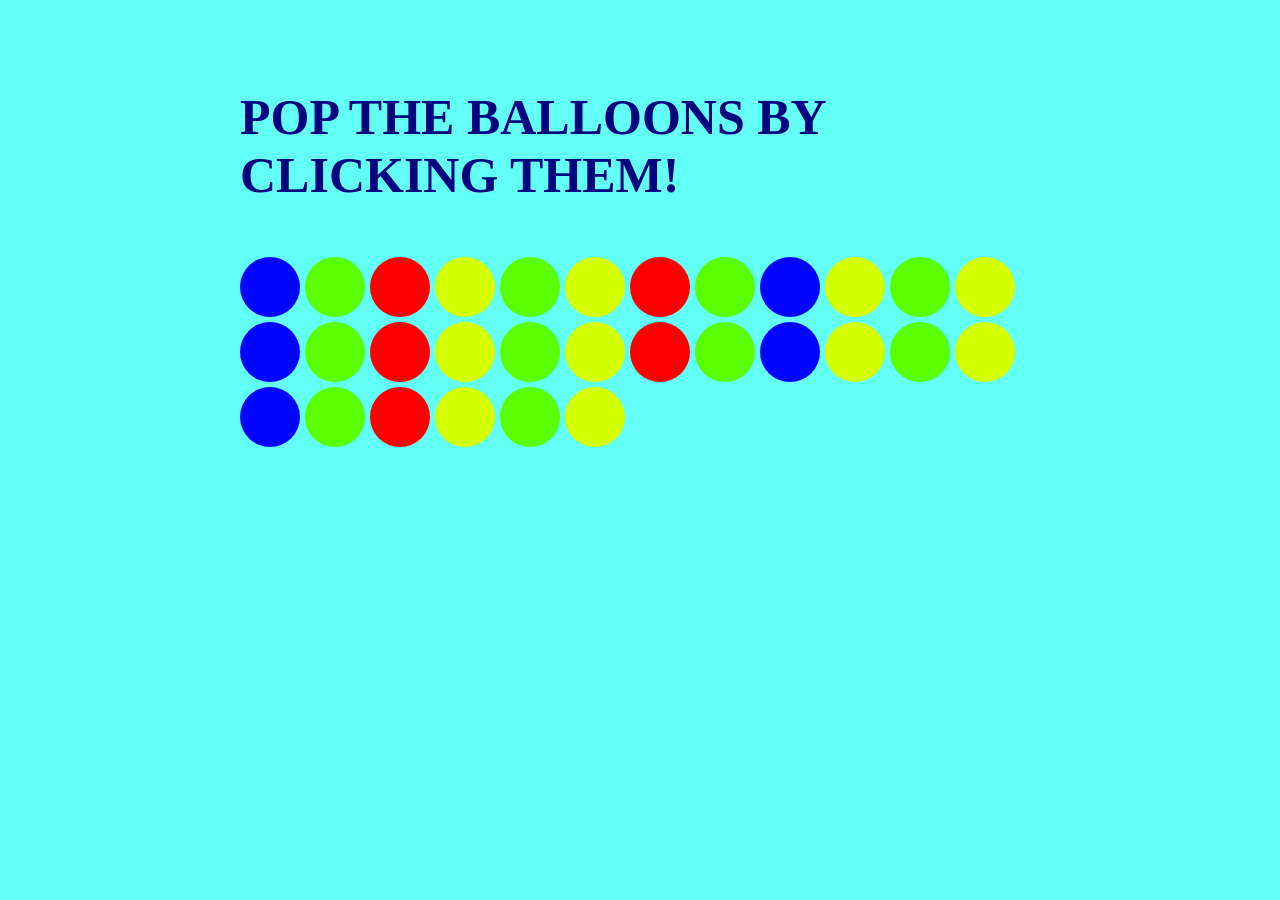
<file: new_pro/pop_project/index.html>
<!DOCTYPE html>
<html lang="en">
<head>
    <meta charset="UTF-8">
    <meta name="viewport" content="width=device-width, initial-scale=1.0">
    <meta http-equiv="X-UA-Compatible" content="ie=edge">
    <link rel="stylesheet" href="style.css">
    <title>Pop the Ballons</title>
</head>
<body>
    <div class="wrapper">
        <h1>Pop the balloons by </br>clicking them!</h1>
        <div id="yay-no-balloons"><span class="blue">Wow!</span> All balloons popped!</div>
        <div class="balls" id="balloon-gallery">
            <div id="balls" class="balloon"></div>
            <div id="balls" class="balloon"></div>
            <div id="balls" class="balloon"></div>
            <div id="balls" class="balloon"></div>
            <div id="balls" class="balloon"></div>
            <div id="balls" class="balloon"></div>
            <div id="balls" class="balloon"></div>
            <div id="balls" class="balloon"></div>
            <div id="balls" class="balloon"></div>
            <div id="balls" class="balloon"></div>
            <div id="balls" class="balloon"></div>
            <div id="balls" class="balloon"></div>
            <div id="balls" class="balloon"></div>
            <div id="balls" class="balloon"></div>
            <div id="balls" class="balloon"></div>
            <div id="balls" class="balloon"></div>
            <div id="balls" class="balloon"></div>
            <div id="balls" class="balloon"></div>
            <div id="balls" class="balloon"></div>
            <div id="balls" class="balloon"></div>
            <div id="balls" class="balloon"></div>
            <div id="balls" class="balloon"></div>
            <div id="balls" class="balloon"></div>
            <div id="balls" class="balloon"></div>
            <div id="balls" class="balloon"></div>
            <div id="balls" class="balloon"></div>
            <div id="balls" class="balloon"></div>
            <div id="balls" class="balloon"></div>
            <div id="balls" class="balloon"></div>
            <div id="balls" class="balloon"></div>


        </div>

    </div>
    <script src="app.js"></script>
</body>
</html>
</file>
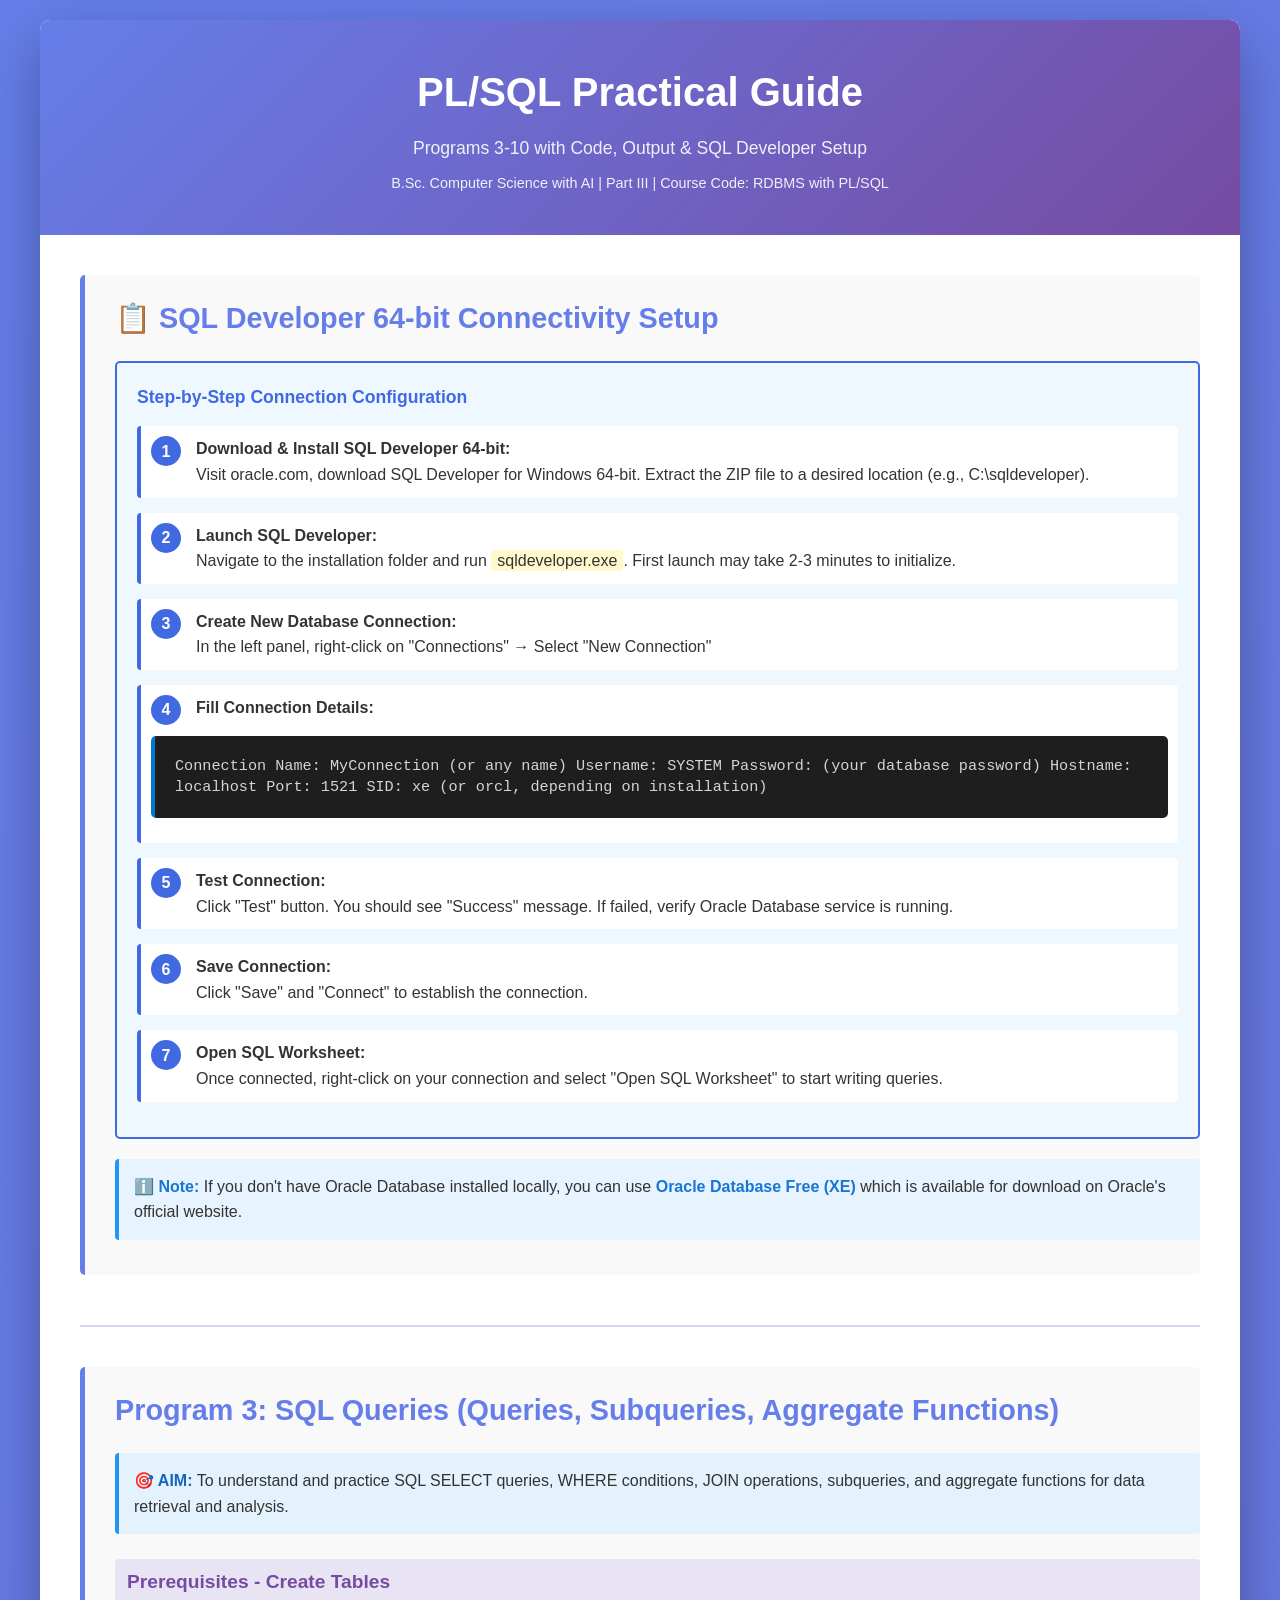
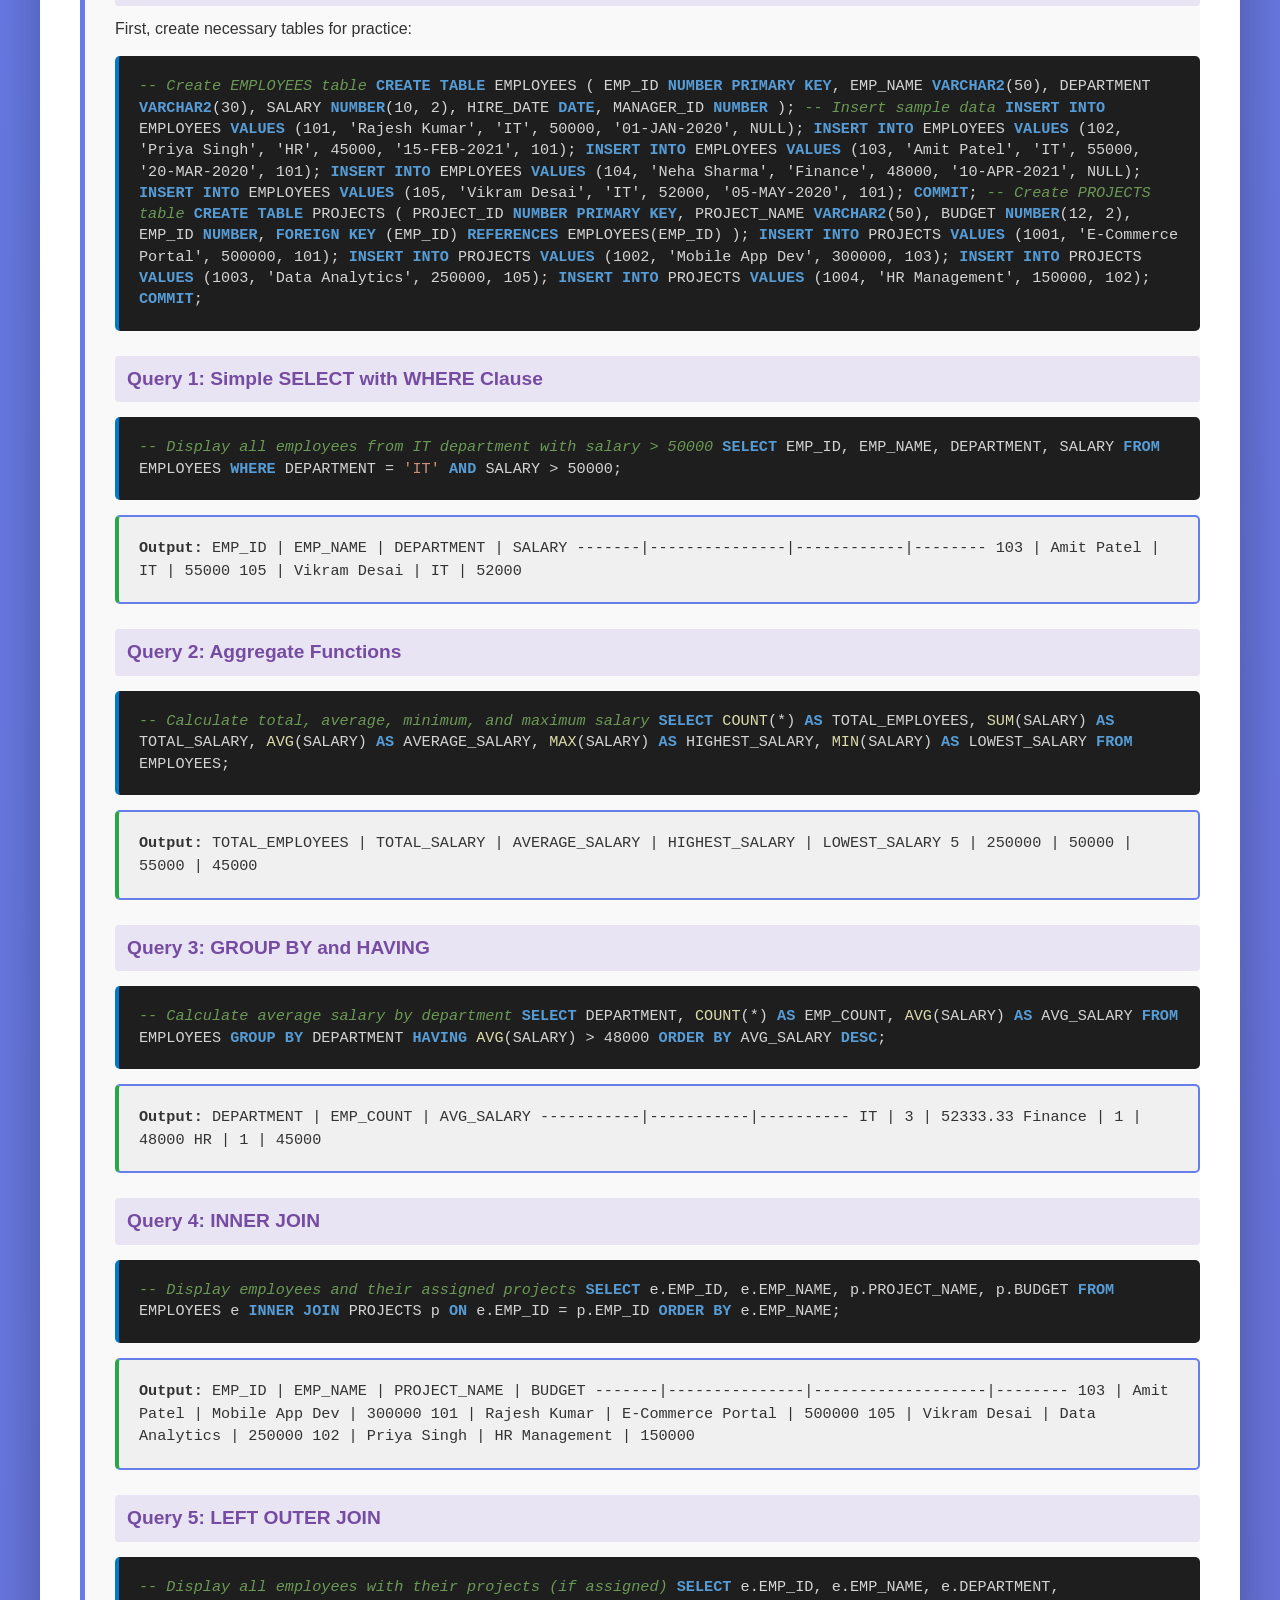
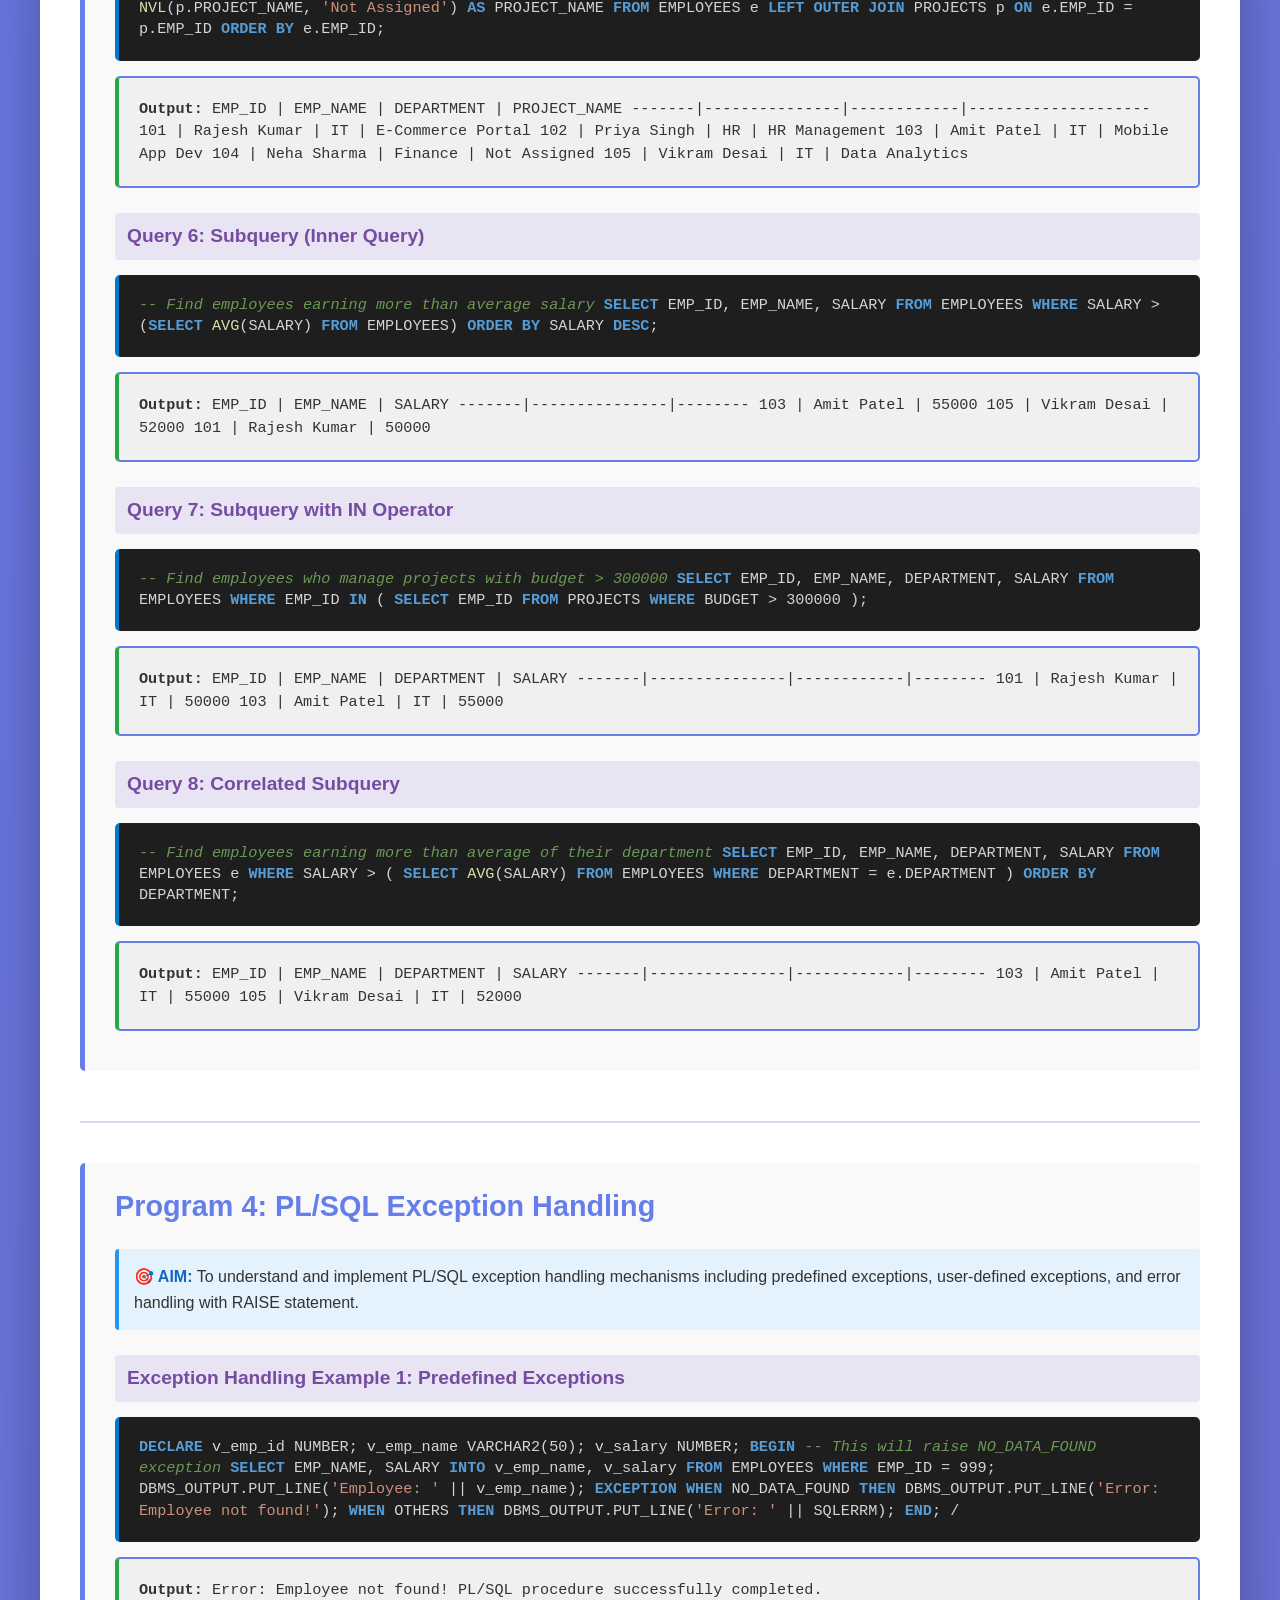
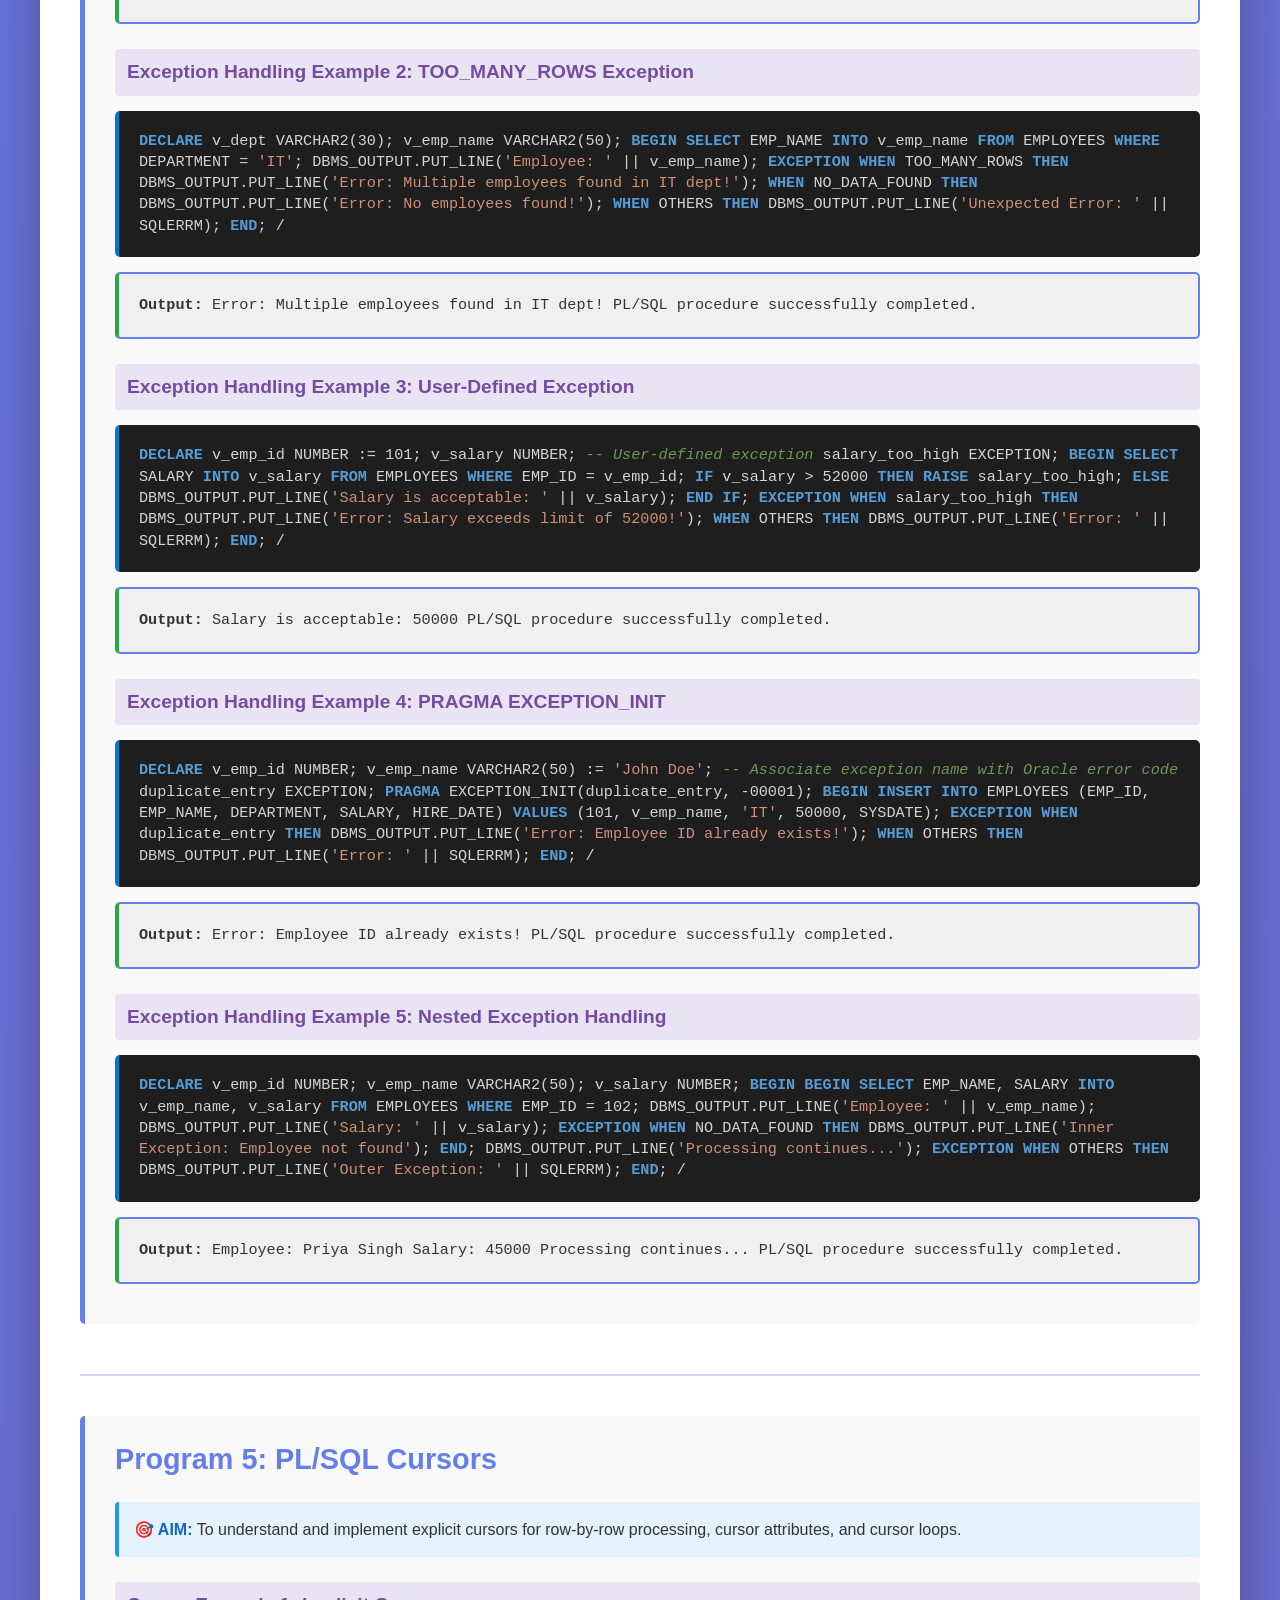
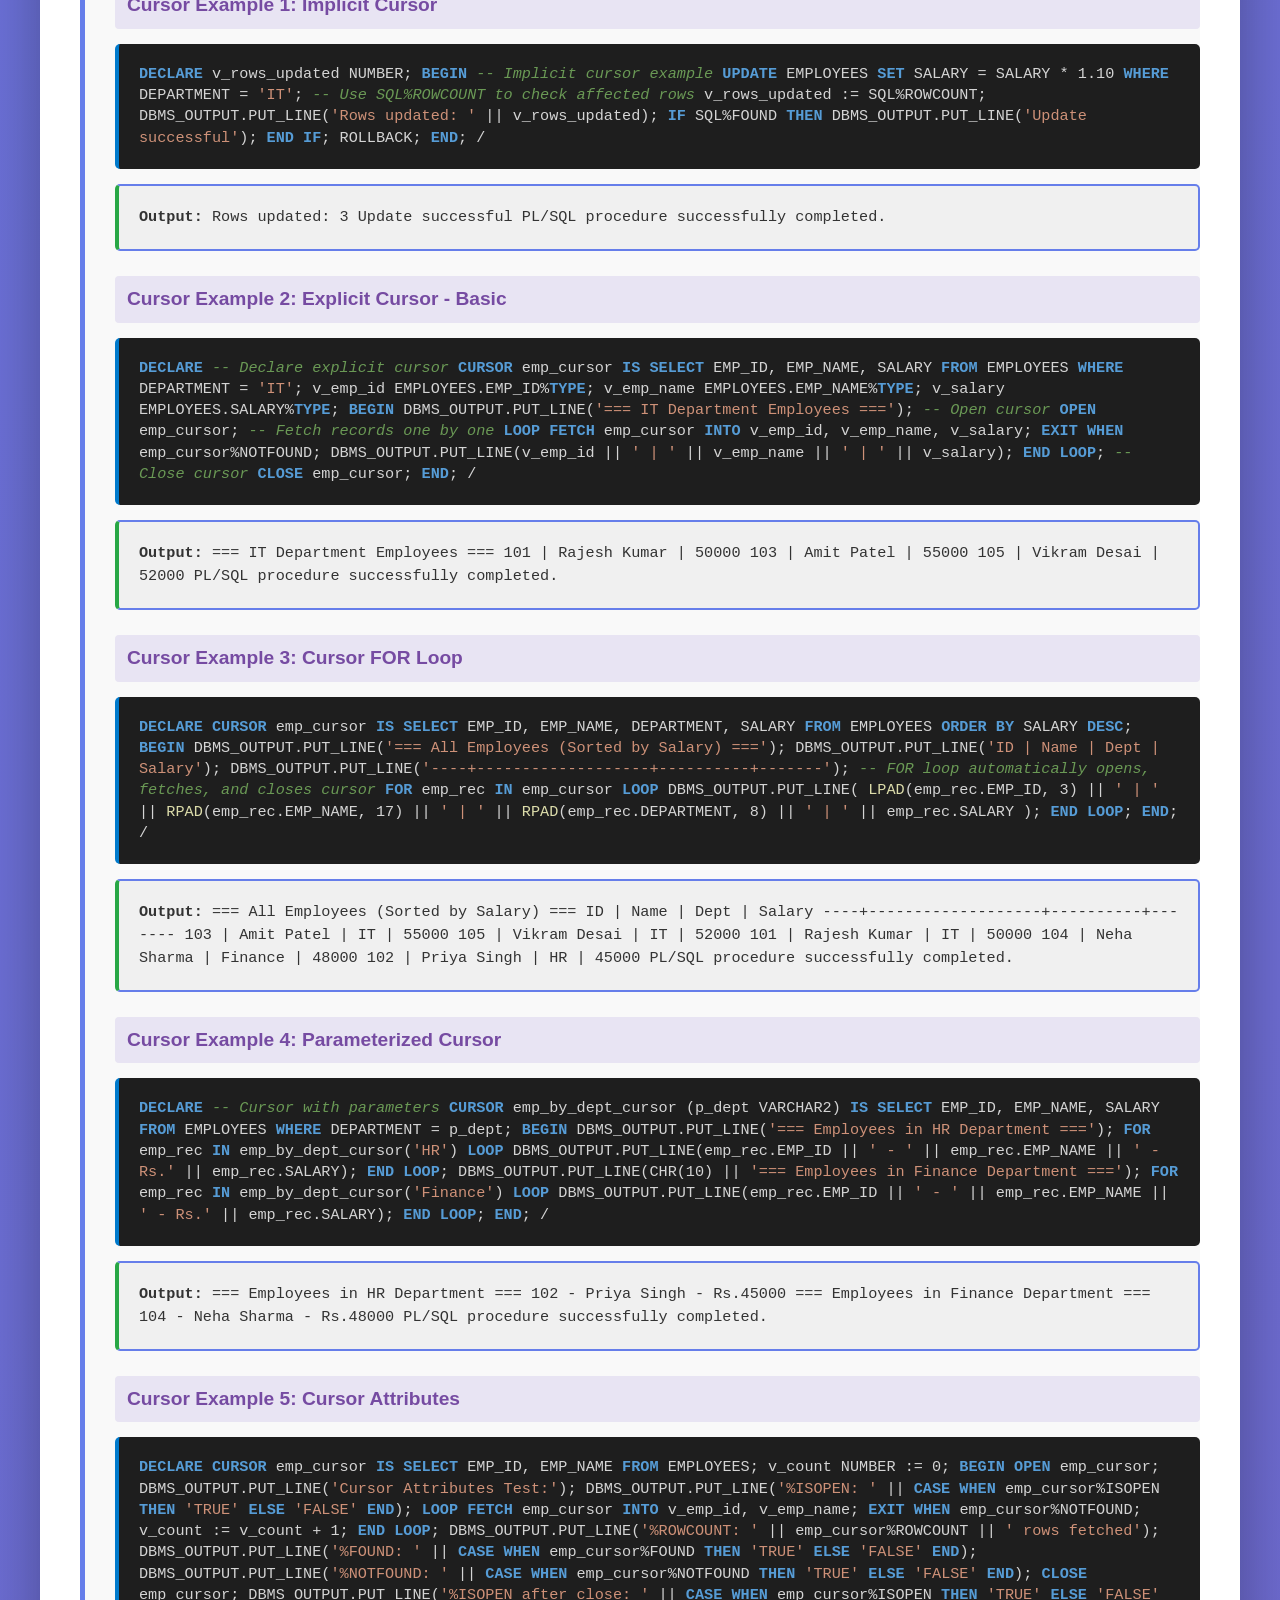
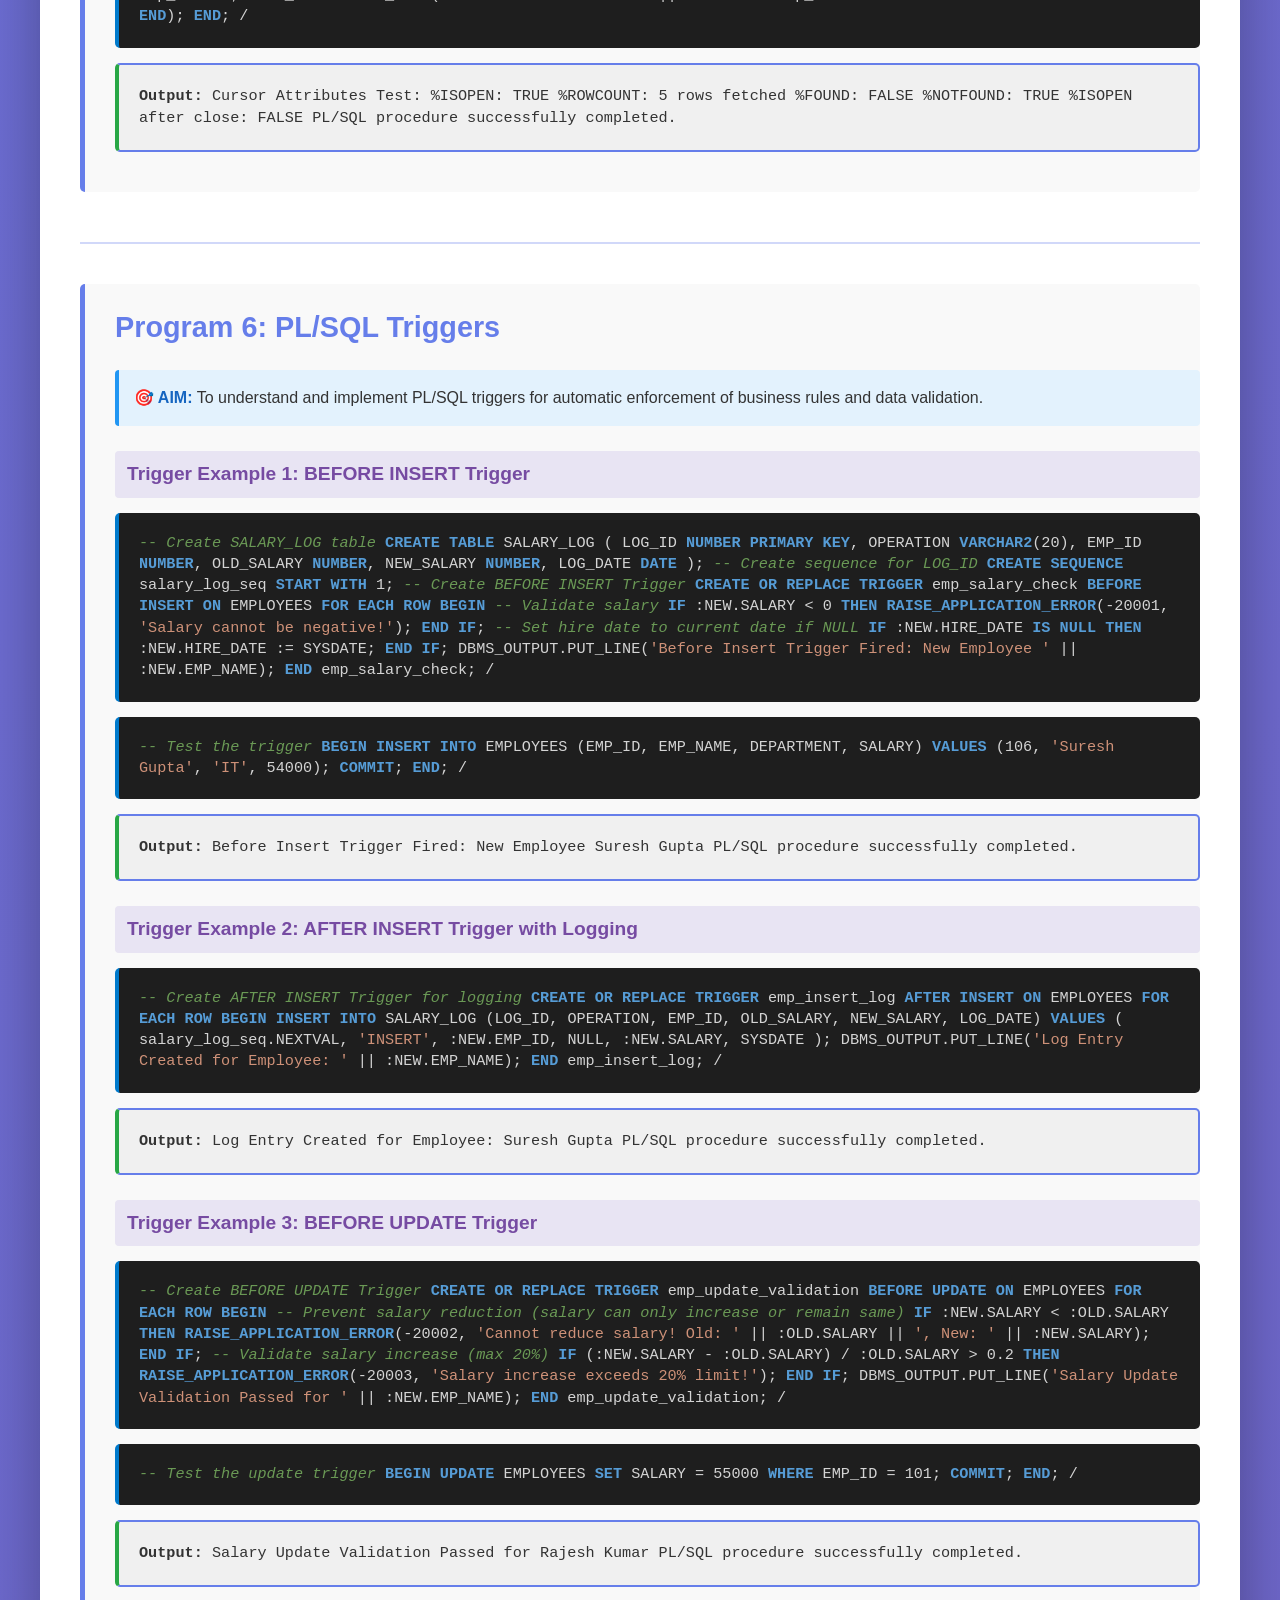
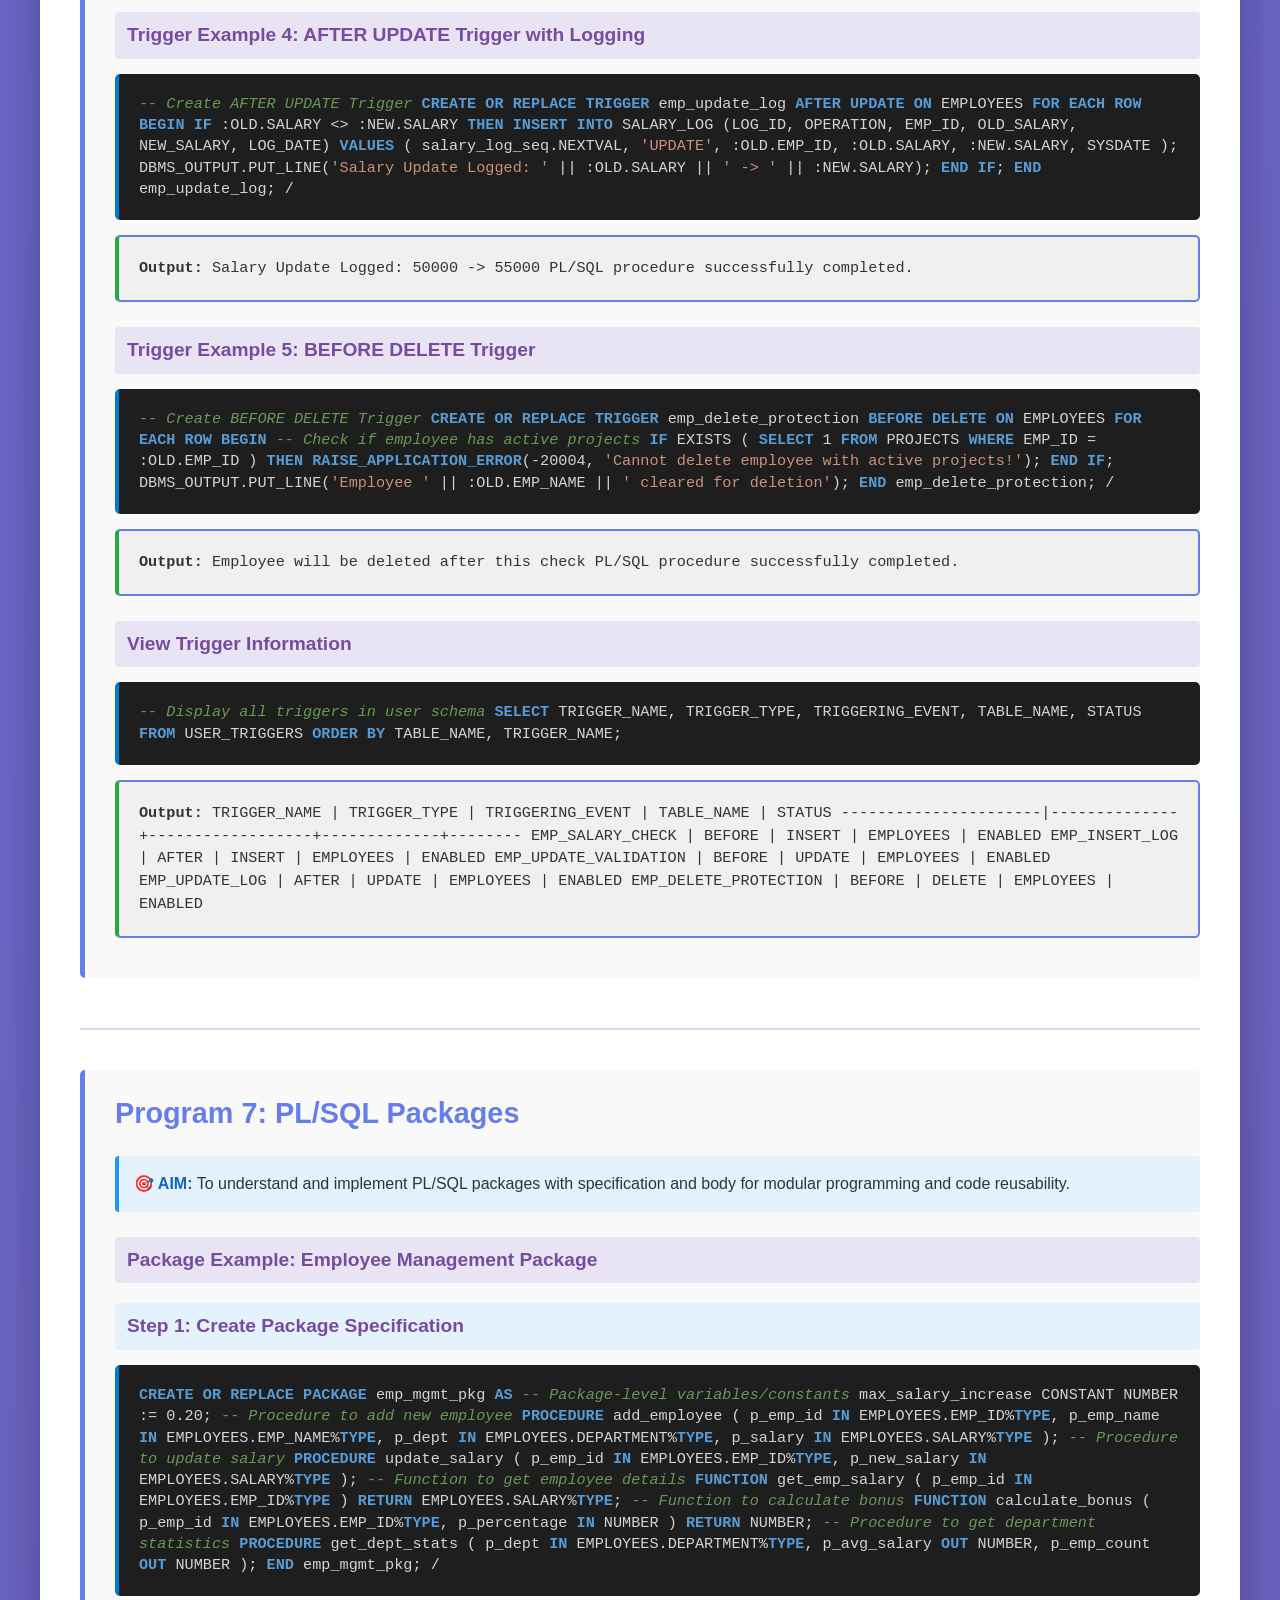
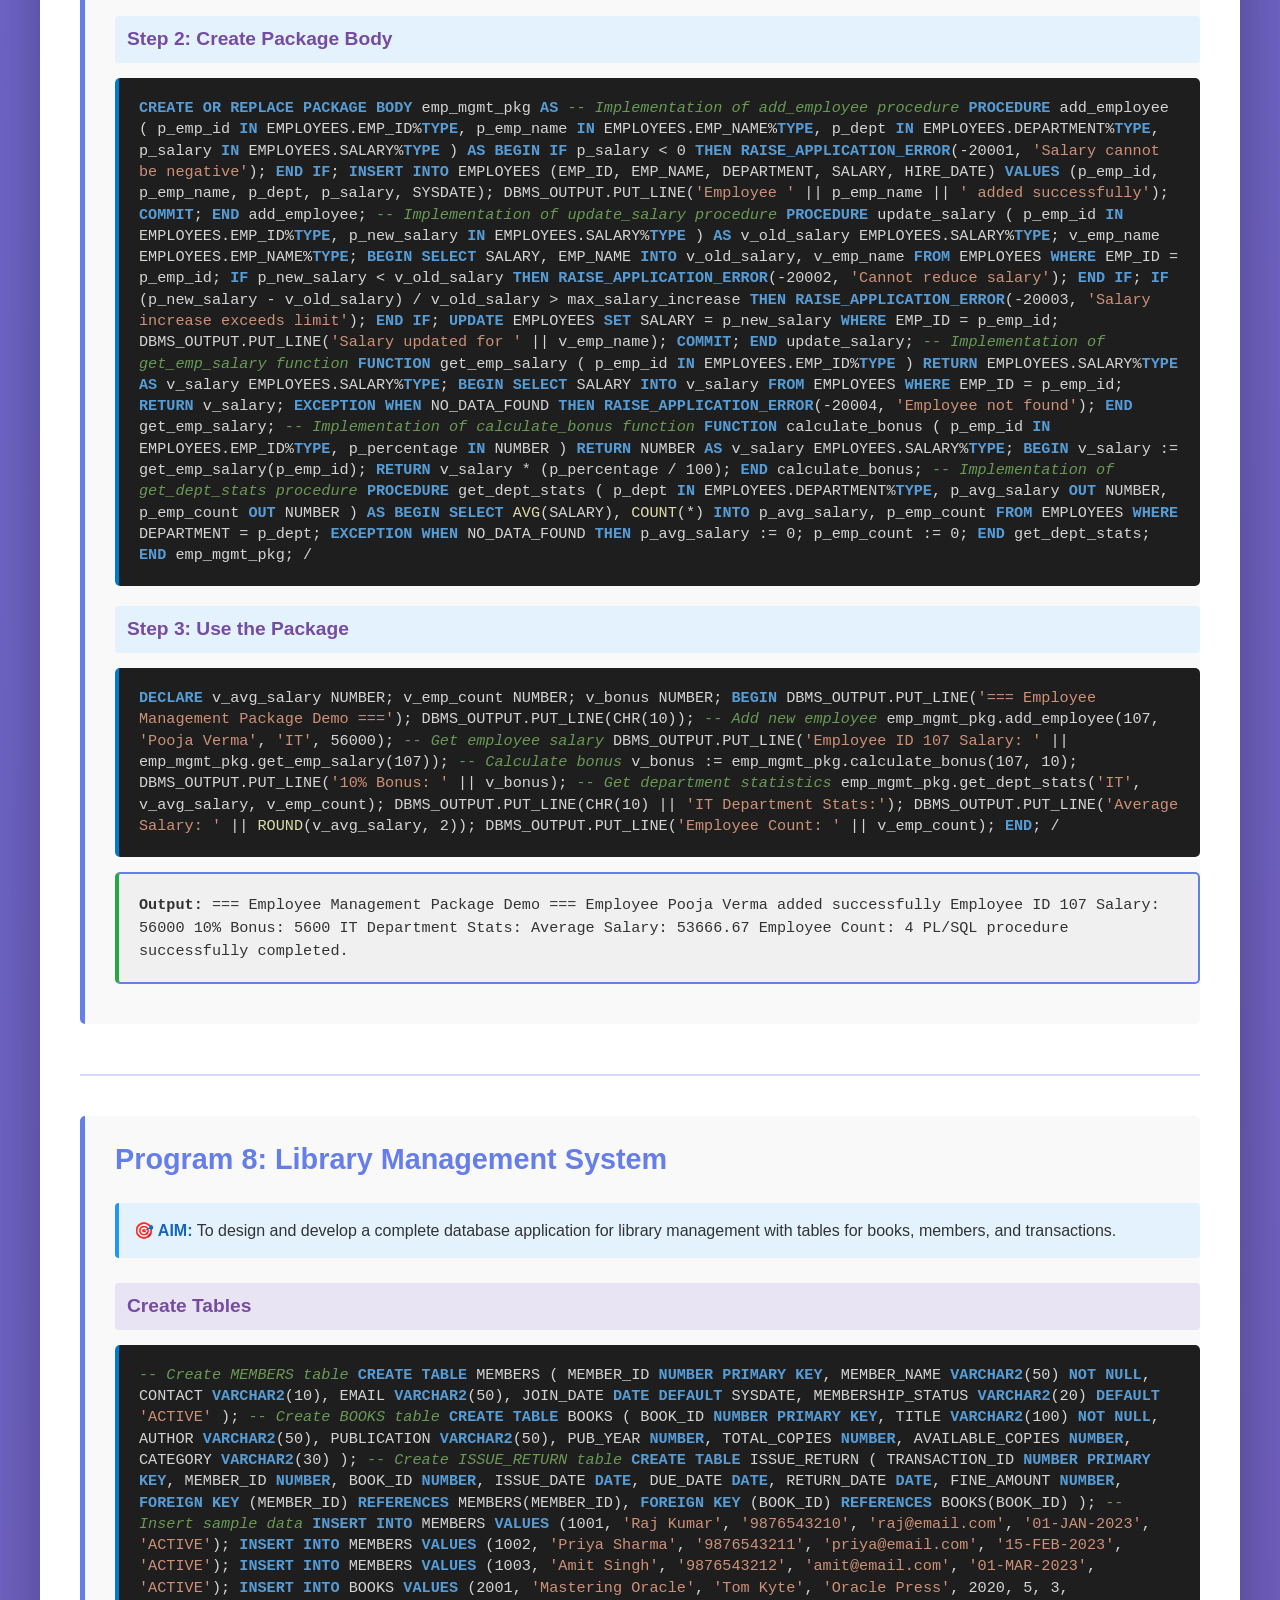
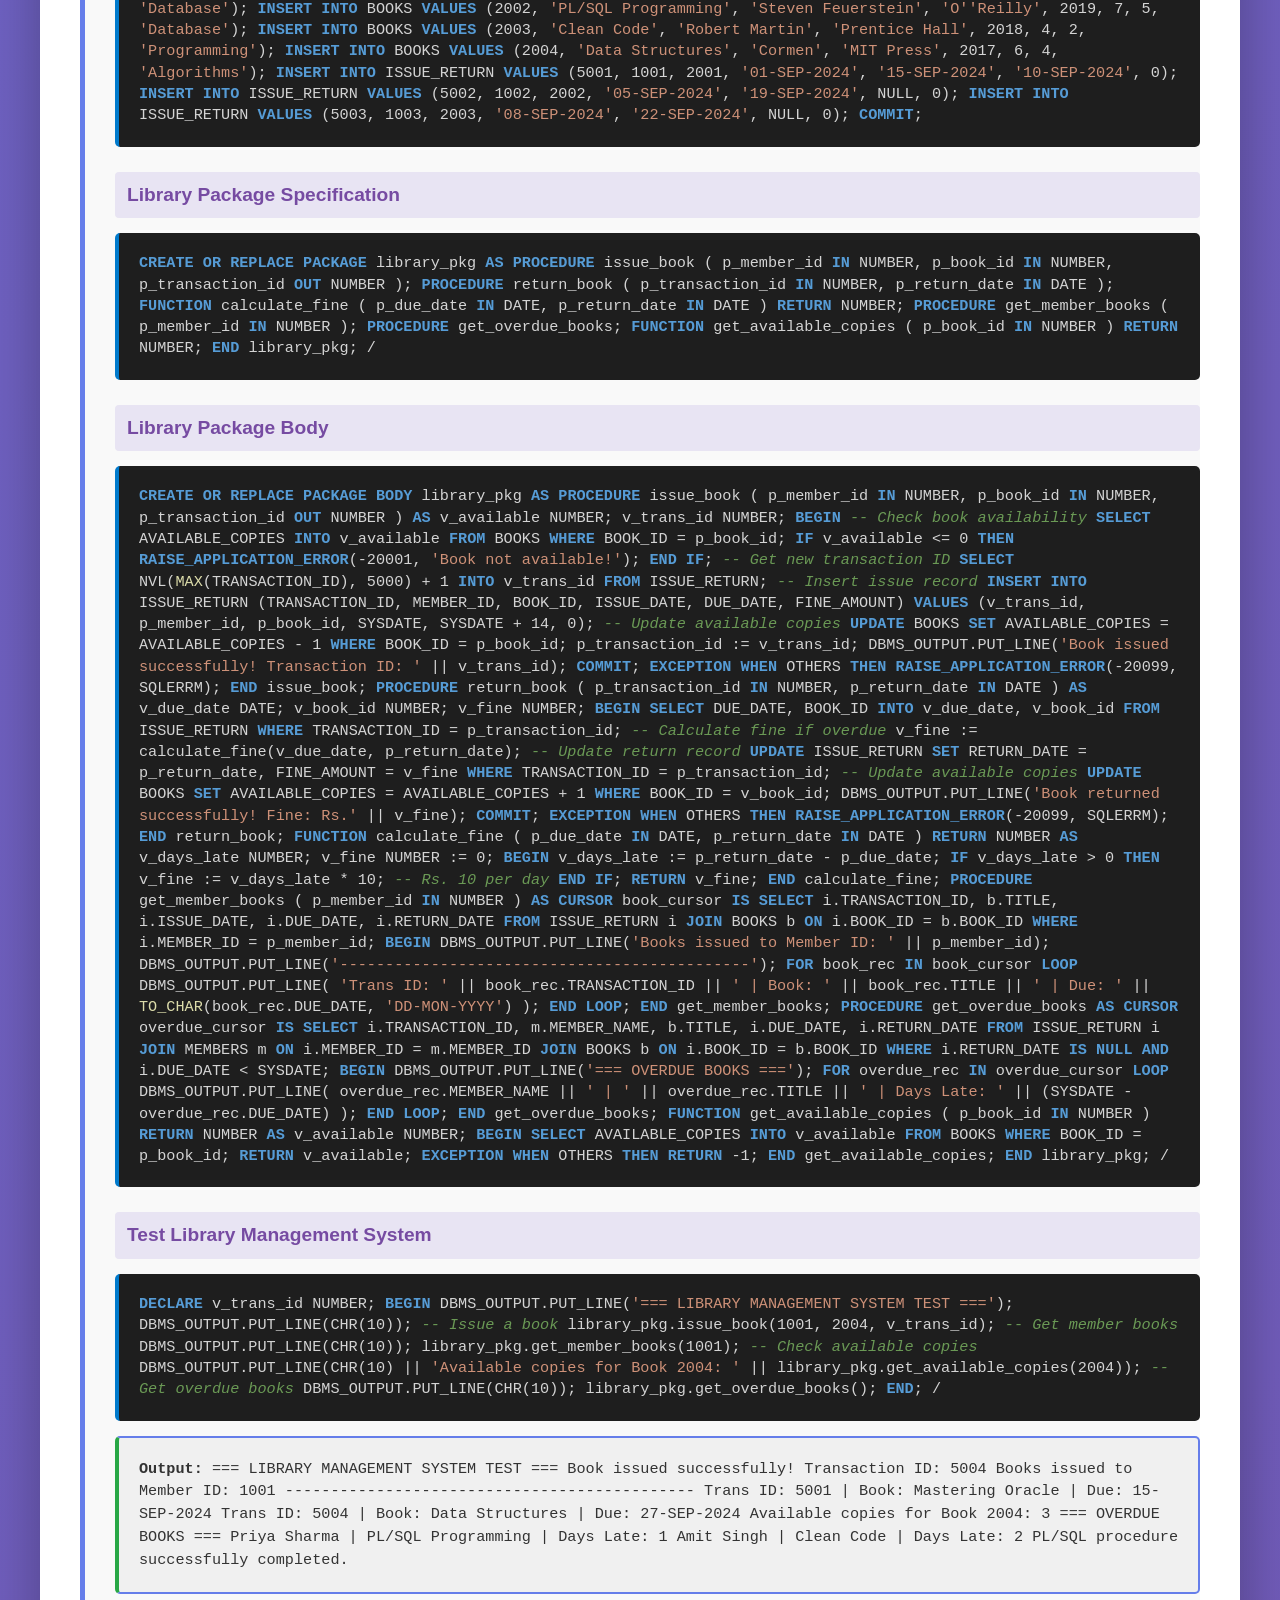
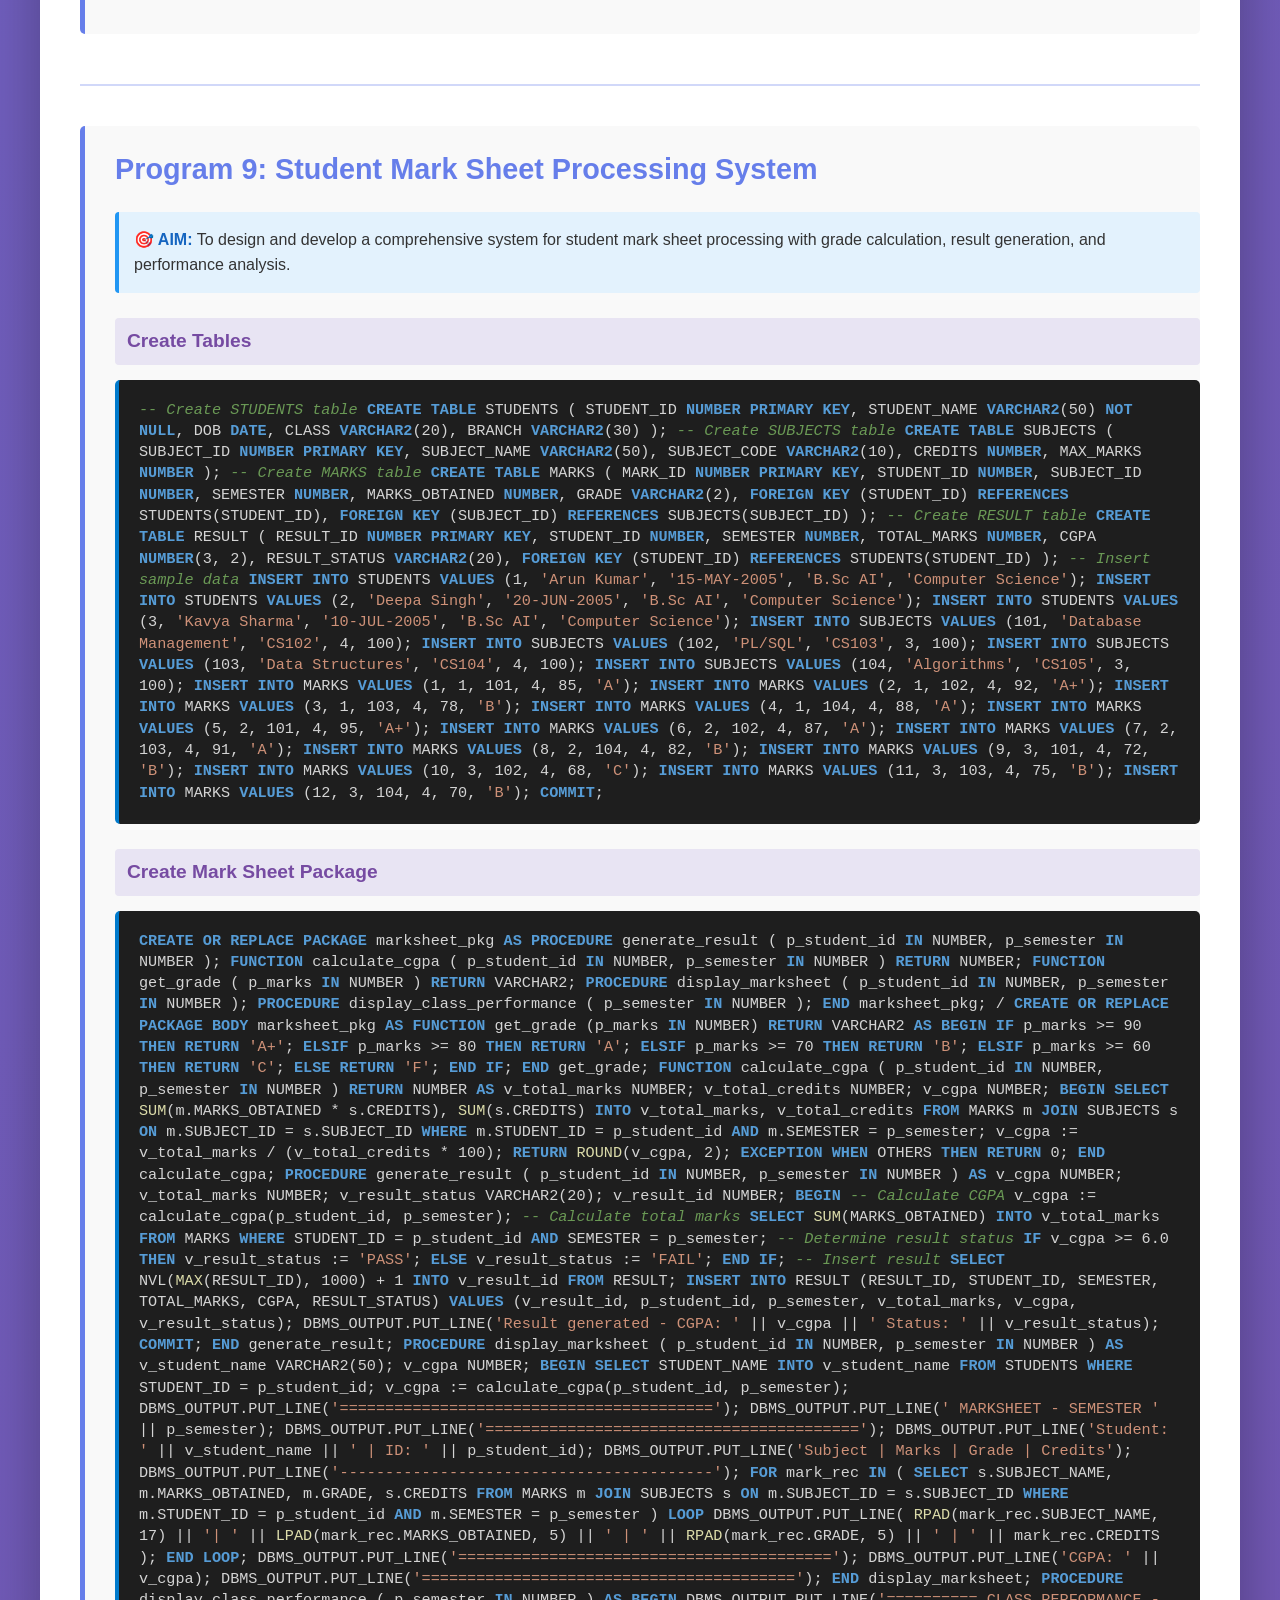
<file: PLSQL_Practical_Guide_Programs_3_to_10.html>
<!DOCTYPE html>
<html lang="en">
<head>
    <meta charset="UTF-8">
    <meta name="viewport" content="width=device-width, initial-scale=1.0">
    <title>PL/SQL Practical Guide - Programs 3-10</title>
    <style>
        * {
            margin: 0;
            padding: 0;
            box-sizing: border-box;
        }
        
        body {
            font-family: 'Segoe UI', Tahoma, Geneva, Verdana, sans-serif;
            line-height: 1.6;
            color: #333;
            background: linear-gradient(135deg, #667eea 0%, #764ba2 100%);
            padding: 20px;
        }
        
        .container {
            max-width: 1200px;
            margin: 0 auto;
            background: white;
            border-radius: 10px;
            box-shadow: 0 20px 60px rgba(0, 0, 0, 0.3);
            overflow: hidden;
        }
        
        header {
            background: linear-gradient(135deg, #667eea 0%, #764ba2 100%);
            color: white;
            padding: 40px;
            text-align: center;
        }
        
        header h1 {
            font-size: 2.5em;
            margin-bottom: 10px;
        }
        
        header p {
            font-size: 1.1em;
            opacity: 0.9;
        }
        
        .content {
            padding: 40px;
        }
        
        .section {
            margin-bottom: 50px;
            border-left: 5px solid #667eea;
            padding-left: 30px;
            padding-top: 20px;
            padding-bottom: 20px;
            background: #f9f9f9;
            border-radius: 5px;
        }
        
        .section-title {
            font-size: 1.8em;
            color: #667eea;
            margin-bottom: 20px;
            font-weight: bold;
        }
        
        .subsection {
            margin-top: 25px;
            margin-bottom: 20px;
        }
        
        .subsection-title {
            font-size: 1.2em;
            color: #764ba2;
            font-weight: bold;
            margin-bottom: 10px;
            background: #e8e4f3;
            padding: 8px 12px;
            border-radius: 4px;
        }
        
        .code-block {
            background: #1e1e1e;
            color: #d4d4d4;
            padding: 20px;
            border-radius: 5px;
            overflow-x: auto;
            margin: 15px 0;
            font-family: 'Courier New', monospace;
            font-size: 0.95em;
            line-height: 1.4;
            border-left: 4px solid #007acc;
        }
        
        .output-block {
            background: #f0f0f0;
            border: 2px solid #667eea;
            padding: 20px;
            border-radius: 5px;
            margin: 15px 0;
            font-family: 'Courier New', monospace;
            font-size: 0.95em;
            line-height: 1.5;
            border-left: 4px solid #28a745;
        }
        
        .procedure-block {
            background: #fff3cd;
            border: 2px solid #ffc107;
            padding: 20px;
            border-radius: 5px;
            margin: 15px 0;
            border-left: 4px solid #ff9800;
        }
        
        .procedure-block ol {
            margin-left: 20px;
            margin-top: 10px;
        }
        
        .procedure-block li {
            margin-bottom: 10px;
            text-align: justify;
        }
        
        .note {
            background: #e7f3ff;
            border-left: 4px solid #2196F3;
            padding: 15px;
            margin: 15px 0;
            border-radius: 4px;
        }
        
        .note strong {
            color: #1976D2;
        }
        
        .table-responsive {
            overflow-x: auto;
            margin: 20px 0;
        }
        
        table {
            width: 100%;
            border-collapse: collapse;
            margin: 15px 0;
            background: white;
            box-shadow: 0 2px 4px rgba(0, 0, 0, 0.1);
        }
        
        table th {
            background: #667eea;
            color: white;
            padding: 12px;
            text-align: left;
            font-weight: bold;
        }
        
        table td {
            padding: 12px;
            border-bottom: 1px solid #ddd;
        }
        
        table tr:hover {
            background: #f5f5f5;
        }
        
        .keyword {
            color: #569cd6;
            font-weight: bold;
        }
        
        .string {
            color: #ce9178;
        }
        
        .comment {
            color: #6a9955;
            font-style: italic;
        }
        
        .function {
            color: #dcdcaa;
        }
        
        .line-number {
            color: #858585;
            margin-right: 15px;
            user-select: none;
        }
        
        .connectivity-steps {
            background: #f0f8ff;
            border: 2px solid #4169e1;
            padding: 20px;
            border-radius: 5px;
            margin: 20px 0;
        }
        
        .connectivity-steps h4 {
            color: #4169e1;
            margin-bottom: 15px;
            font-size: 1.1em;
        }
        
        .step {
            margin-bottom: 15px;
            padding: 10px;
            background: white;
            border-radius: 4px;
            border-left: 4px solid #4169e1;
        }
        
        .step-number {
            background: #4169e1;
            color: white;
            width: 30px;
            height: 30px;
            border-radius: 50%;
            display: inline-flex;
            align-items: center;
            justify-content: center;
            font-weight: bold;
            margin-right: 10px;
            float: left;
        }
        
        .step p {
            margin-left: 45px;
        }
        
        hr {
            border: none;
            height: 2px;
            background: #667eea;
            margin: 40px 0;
            opacity: 0.3;
        }
        
        .highlight {
            background: #fffacd;
            padding: 2px 6px;
            border-radius: 3px;
        }
        
        .error {
            background: #ffebee;
            border-left: 4px solid #f44336;
            padding: 15px;
            margin: 15px 0;
            border-radius: 4px;
            color: #c62828;
        }
        
        .success {
            background: #e8f5e9;
            border-left: 4px solid #4caf50;
            padding: 15px;
            margin: 15px 0;
            border-radius: 4px;
            color: #2e7d32;
        }
        
        footer {
            background: #f9f9f9;
            padding: 20px;
            text-align: center;
            border-top: 2px solid #667eea;
            color: #666;
            font-size: 0.9em;
        }
        
        .aim {
            background: #e3f2fd;
            border-left: 4px solid #2196f3;
            padding: 15px;
            margin: 15px 0;
            border-radius: 4px;
        }
        
        .aim strong {
            color: #1565c0;
        }
    </style>
</head>
<body>
    <div class="container">
        <header>
            <h1>PL/SQL Practical Guide</h1>
            <p>Programs 3-10 with Code, Output & SQL Developer Setup</p>
            <p style="font-size: 0.9em; margin-top: 10px;">B.Sc. Computer Science with AI | Part III | Course Code: RDBMS with PL/SQL</p>
        </header>
        
        <div class="content">
            <!-- SQL DEVELOPER CONNECTIVITY SECTION -->
            <div class="section">
                <div class="section-title">📋 SQL Developer 64-bit Connectivity Setup</div>
                
                <div class="connectivity-steps">
                    <h4>Step-by-Step Connection Configuration</h4>
                    
                    <div class="step">
                        <div class="step-number">1</div>
                        <p><strong>Download & Install SQL Developer 64-bit:</strong><br>
                        Visit oracle.com, download SQL Developer for Windows 64-bit. Extract the ZIP file to a desired location (e.g., C:\sqldeveloper).</p>
                    </div>
                    
                    <div class="step">
                        <div class="step-number">2</div>
                        <p><strong>Launch SQL Developer:</strong><br>
                        Navigate to the installation folder and run <span class="highlight">sqldeveloper.exe</span>. First launch may take 2-3 minutes to initialize.</p>
                    </div>
                    
                    <div class="step">
                        <div class="step-number">3</div>
                        <p><strong>Create New Database Connection:</strong><br>
                        In the left panel, right-click on "Connections" → Select "New Connection"</p>
                    </div>
                    
                    <div class="step">
                        <div class="step-number">4</div>
                        <p><strong>Fill Connection Details:</strong></p>
                        <div class="code-block">
Connection Name: MyConnection (or any name)
Username: SYSTEM
Password: (your database password)
Hostname: localhost
Port: 1521
SID: xe (or orcl, depending on installation)
                        </div>
                    </div>
                    
                    <div class="step">
                        <div class="step-number">5</div>
                        <p><strong>Test Connection:</strong><br>
                        Click "Test" button. You should see "Success" message. If failed, verify Oracle Database service is running.</p>
                    </div>
                    
                    <div class="step">
                        <div class="step-number">6</div>
                        <p><strong>Save Connection:</strong><br>
                        Click "Save" and "Connect" to establish the connection.</p>
                    </div>
                    
                    <div class="step">
                        <div class="step-number">7</div>
                        <p><strong>Open SQL Worksheet:</strong><br>
                        Once connected, right-click on your connection and select "Open SQL Worksheet" to start writing queries.</p>
                    </div>
                </div>
                
                <div class="note">
                    <strong>ℹ️ Note:</strong> If you don't have Oracle Database installed locally, you can use <strong>Oracle Database Free (XE)</strong> which is available for download on Oracle's official website.
                </div>
            </div>

            <hr>

            <!-- PROGRAM 3: SQL QUERIES -->
            <div class="section">
                <div class="section-title">Program 3: SQL Queries (Queries, Subqueries, Aggregate Functions)</div>
                
                <div class="aim">
                    <strong>🎯 AIM:</strong> To understand and practice SQL SELECT queries, WHERE conditions, JOIN operations, subqueries, and aggregate functions for data retrieval and analysis.
                </div>
                
                <div class="subsection">
                    <div class="subsection-title">Prerequisites - Create Tables</div>
                    <p>First, create necessary tables for practice:</p>
                    
                    <div class="code-block">
<span class="comment">-- Create EMPLOYEES table</span>
<span class="keyword">CREATE TABLE</span> EMPLOYEES (
    EMP_ID <span class="keyword">NUMBER</span> <span class="keyword">PRIMARY KEY</span>,
    EMP_NAME <span class="keyword">VARCHAR2</span>(50),
    DEPARTMENT <span class="keyword">VARCHAR2</span>(30),
    SALARY <span class="keyword">NUMBER</span>(10, 2),
    HIRE_DATE <span class="keyword">DATE</span>,
    MANAGER_ID <span class="keyword">NUMBER</span>
);

<span class="comment">-- Insert sample data</span>
<span class="keyword">INSERT INTO</span> EMPLOYEES <span class="keyword">VALUES</span> (101, 'Rajesh Kumar', 'IT', 50000, '01-JAN-2020', NULL);
<span class="keyword">INSERT INTO</span> EMPLOYEES <span class="keyword">VALUES</span> (102, 'Priya Singh', 'HR', 45000, '15-FEB-2021', 101);
<span class="keyword">INSERT INTO</span> EMPLOYEES <span class="keyword">VALUES</span> (103, 'Amit Patel', 'IT', 55000, '20-MAR-2020', 101);
<span class="keyword">INSERT INTO</span> EMPLOYEES <span class="keyword">VALUES</span> (104, 'Neha Sharma', 'Finance', 48000, '10-APR-2021', NULL);
<span class="keyword">INSERT INTO</span> EMPLOYEES <span class="keyword">VALUES</span> (105, 'Vikram Desai', 'IT', 52000, '05-MAY-2020', 101);

<span class="keyword">COMMIT</span>;

<span class="comment">-- Create PROJECTS table</span>
<span class="keyword">CREATE TABLE</span> PROJECTS (
    PROJECT_ID <span class="keyword">NUMBER</span> <span class="keyword">PRIMARY KEY</span>,
    PROJECT_NAME <span class="keyword">VARCHAR2</span>(50),
    BUDGET <span class="keyword">NUMBER</span>(12, 2),
    EMP_ID <span class="keyword">NUMBER</span>,
    <span class="keyword">FOREIGN KEY</span> (EMP_ID) <span class="keyword">REFERENCES</span> EMPLOYEES(EMP_ID)
);

<span class="keyword">INSERT INTO</span> PROJECTS <span class="keyword">VALUES</span> (1001, 'E-Commerce Portal', 500000, 101);
<span class="keyword">INSERT INTO</span> PROJECTS <span class="keyword">VALUES</span> (1002, 'Mobile App Dev', 300000, 103);
<span class="keyword">INSERT INTO</span> PROJECTS <span class="keyword">VALUES</span> (1003, 'Data Analytics', 250000, 105);
<span class="keyword">INSERT INTO</span> PROJECTS <span class="keyword">VALUES</span> (1004, 'HR Management', 150000, 102);

<span class="keyword">COMMIT</span>;
                    </div>
                </div>
                
                <div class="subsection">
                    <div class="subsection-title">Query 1: Simple SELECT with WHERE Clause</div>
                    
                    <div class="code-block">
<span class="comment">-- Display all employees from IT department with salary > 50000</span>
<span class="keyword">SELECT</span> EMP_ID, EMP_NAME, DEPARTMENT, SALARY
<span class="keyword">FROM</span> EMPLOYEES
<span class="keyword">WHERE</span> DEPARTMENT = <span class="string">'IT'</span> <span class="keyword">AND</span> SALARY > 50000;
                    </div>
                    
                    <div class="output-block">
<strong>Output:</strong>
EMP_ID | EMP_NAME      | DEPARTMENT | SALARY
-------|---------------|------------|--------
103    | Amit Patel    | IT         | 55000
105    | Vikram Desai  | IT         | 52000
                    </div>
                </div>
                
                <div class="subsection">
                    <div class="subsection-title">Query 2: Aggregate Functions</div>
                    
                    <div class="code-block">
<span class="comment">-- Calculate total, average, minimum, and maximum salary</span>
<span class="keyword">SELECT</span>
    <span class="function">COUNT</span>(*) <span class="keyword">AS</span> TOTAL_EMPLOYEES,
    <span class="function">SUM</span>(SALARY) <span class="keyword">AS</span> TOTAL_SALARY,
    <span class="function">AVG</span>(SALARY) <span class="keyword">AS</span> AVERAGE_SALARY,
    <span class="function">MAX</span>(SALARY) <span class="keyword">AS</span> HIGHEST_SALARY,
    <span class="function">MIN</span>(SALARY) <span class="keyword">AS</span> LOWEST_SALARY
<span class="keyword">FROM</span> EMPLOYEES;
                    </div>
                    
                    <div class="output-block">
<strong>Output:</strong>
TOTAL_EMPLOYEES | TOTAL_SALARY | AVERAGE_SALARY | HIGHEST_SALARY | LOWEST_SALARY
5               | 250000       | 50000          | 55000          | 45000
                    </div>
                </div>
                
                <div class="subsection">
                    <div class="subsection-title">Query 3: GROUP BY and HAVING</div>
                    
                    <div class="code-block">
<span class="comment">-- Calculate average salary by department</span>
<span class="keyword">SELECT</span> DEPARTMENT, <span class="function">COUNT</span>(*) <span class="keyword">AS</span> EMP_COUNT, <span class="function">AVG</span>(SALARY) <span class="keyword">AS</span> AVG_SALARY
<span class="keyword">FROM</span> EMPLOYEES
<span class="keyword">GROUP BY</span> DEPARTMENT
<span class="keyword">HAVING</span> <span class="function">AVG</span>(SALARY) > 48000
<span class="keyword">ORDER BY</span> AVG_SALARY <span class="keyword">DESC</span>;
                    </div>
                    
                    <div class="output-block">
<strong>Output:</strong>
DEPARTMENT | EMP_COUNT | AVG_SALARY
-----------|-----------|----------
IT         | 3         | 52333.33
Finance    | 1         | 48000
HR         | 1         | 45000
                    </div>
                </div>
                
                <div class="subsection">
                    <div class="subsection-title">Query 4: INNER JOIN</div>
                    
                    <div class="code-block">
<span class="comment">-- Display employees and their assigned projects</span>
<span class="keyword">SELECT</span> e.EMP_ID, e.EMP_NAME, p.PROJECT_NAME, p.BUDGET
<span class="keyword">FROM</span> EMPLOYEES e
<span class="keyword">INNER JOIN</span> PROJECTS p <span class="keyword">ON</span> e.EMP_ID = p.EMP_ID
<span class="keyword">ORDER BY</span> e.EMP_NAME;
                    </div>
                    
                    <div class="output-block">
<strong>Output:</strong>
EMP_ID | EMP_NAME      | PROJECT_NAME      | BUDGET
-------|---------------|-------------------|--------
103    | Amit Patel    | Mobile App Dev    | 300000
101    | Rajesh Kumar  | E-Commerce Portal | 500000
105    | Vikram Desai  | Data Analytics    | 250000
102    | Priya Singh   | HR Management     | 150000
                    </div>
                </div>
                
                <div class="subsection">
                    <div class="subsection-title">Query 5: LEFT OUTER JOIN</div>
                    
                    <div class="code-block">
<span class="comment">-- Display all employees with their projects (if assigned)</span>
<span class="keyword">SELECT</span> e.EMP_ID, e.EMP_NAME, e.DEPARTMENT, 
       <span class="function">NVL</span>(p.PROJECT_NAME, <span class="string">'Not Assigned'</span>) <span class="keyword">AS</span> PROJECT_NAME
<span class="keyword">FROM</span> EMPLOYEES e
<span class="keyword">LEFT OUTER JOIN</span> PROJECTS p <span class="keyword">ON</span> e.EMP_ID = p.EMP_ID
<span class="keyword">ORDER BY</span> e.EMP_ID;
                    </div>
                    
                    <div class="output-block">
<strong>Output:</strong>
EMP_ID | EMP_NAME      | DEPARTMENT | PROJECT_NAME
-------|---------------|------------|--------------------
101    | Rajesh Kumar  | IT         | E-Commerce Portal
102    | Priya Singh   | HR         | HR Management
103    | Amit Patel    | IT         | Mobile App Dev
104    | Neha Sharma   | Finance    | Not Assigned
105    | Vikram Desai  | IT         | Data Analytics
                    </div>
                </div>
                
                <div class="subsection">
                    <div class="subsection-title">Query 6: Subquery (Inner Query)</div>
                    
                    <div class="code-block">
<span class="comment">-- Find employees earning more than average salary</span>
<span class="keyword">SELECT</span> EMP_ID, EMP_NAME, SALARY
<span class="keyword">FROM</span> EMPLOYEES
<span class="keyword">WHERE</span> SALARY > (<span class="keyword">SELECT</span> <span class="function">AVG</span>(SALARY) <span class="keyword">FROM</span> EMPLOYEES)
<span class="keyword">ORDER BY</span> SALARY <span class="keyword">DESC</span>;
                    </div>
                    
                    <div class="output-block">
<strong>Output:</strong>
EMP_ID | EMP_NAME      | SALARY
-------|---------------|--------
103    | Amit Patel    | 55000
105    | Vikram Desai  | 52000
101    | Rajesh Kumar  | 50000
                    </div>
                </div>
                
                <div class="subsection">
                    <div class="subsection-title">Query 7: Subquery with IN Operator</div>
                    
                    <div class="code-block">
<span class="comment">-- Find employees who manage projects with budget > 300000</span>
<span class="keyword">SELECT</span> EMP_ID, EMP_NAME, DEPARTMENT, SALARY
<span class="keyword">FROM</span> EMPLOYEES
<span class="keyword">WHERE</span> EMP_ID <span class="keyword">IN</span> (
    <span class="keyword">SELECT</span> EMP_ID 
    <span class="keyword">FROM</span> PROJECTS 
    <span class="keyword">WHERE</span> BUDGET > 300000
);
                    </div>
                    
                    <div class="output-block">
<strong>Output:</strong>
EMP_ID | EMP_NAME      | DEPARTMENT | SALARY
-------|---------------|------------|--------
101    | Rajesh Kumar  | IT         | 50000
103    | Amit Patel    | IT         | 55000
                    </div>
                </div>
                
                <div class="subsection">
                    <div class="subsection-title">Query 8: Correlated Subquery</div>
                    
                    <div class="code-block">
<span class="comment">-- Find employees earning more than average of their department</span>
<span class="keyword">SELECT</span> EMP_ID, EMP_NAME, DEPARTMENT, SALARY
<span class="keyword">FROM</span> EMPLOYEES e
<span class="keyword">WHERE</span> SALARY > (
    <span class="keyword">SELECT</span> <span class="function">AVG</span>(SALARY) 
    <span class="keyword">FROM</span> EMPLOYEES 
    <span class="keyword">WHERE</span> DEPARTMENT = e.DEPARTMENT
)
<span class="keyword">ORDER BY</span> DEPARTMENT;
                    </div>
                    
                    <div class="output-block">
<strong>Output:</strong>
EMP_ID | EMP_NAME      | DEPARTMENT | SALARY
-------|---------------|------------|--------
103    | Amit Patel    | IT         | 55000
105    | Vikram Desai  | IT         | 52000
                    </div>
                </div>
            </div>

            <hr>

            <!-- PROGRAM 4: EXCEPTION HANDLING -->
            <div class="section">
                <div class="section-title">Program 4: PL/SQL Exception Handling</div>
                
                <div class="aim">
                    <strong>🎯 AIM:</strong> To understand and implement PL/SQL exception handling mechanisms including predefined exceptions, user-defined exceptions, and error handling with RAISE statement.
                </div>
                
                <div class="subsection">
                    <div class="subsection-title">Exception Handling Example 1: Predefined Exceptions</div>
                    
                    <div class="code-block">
<span class="keyword">DECLARE</span>
    v_emp_id NUMBER;
    v_emp_name VARCHAR2(50);
    v_salary NUMBER;
<span class="keyword">BEGIN</span>
    <span class="comment">-- This will raise NO_DATA_FOUND exception</span>
    <span class="keyword">SELECT</span> EMP_NAME, SALARY
    <span class="keyword">INTO</span> v_emp_name, v_salary
    <span class="keyword">FROM</span> EMPLOYEES
    <span class="keyword">WHERE</span> EMP_ID = 999;
    
    DBMS_OUTPUT.PUT_LINE(<span class="string">'Employee: '</span> || v_emp_name);
<span class="keyword">EXCEPTION</span>
    <span class="keyword">WHEN</span> NO_DATA_FOUND <span class="keyword">THEN</span>
        DBMS_OUTPUT.PUT_LINE(<span class="string">'Error: Employee not found!'</span>);
    <span class="keyword">WHEN</span> OTHERS <span class="keyword">THEN</span>
        DBMS_OUTPUT.PUT_LINE(<span class="string">'Error: '</span> || SQLERRM);
<span class="keyword">END</span>;
/
                    </div>
                    
                    <div class="output-block">
<strong>Output:</strong>
Error: Employee not found!

PL/SQL procedure successfully completed.
                    </div>
                </div>
                
                <div class="subsection">
                    <div class="subsection-title">Exception Handling Example 2: TOO_MANY_ROWS Exception</div>
                    
                    <div class="code-block">
<span class="keyword">DECLARE</span>
    v_dept VARCHAR2(30);
    v_emp_name VARCHAR2(50);
<span class="keyword">BEGIN</span>
    <span class="keyword">SELECT</span> EMP_NAME
    <span class="keyword">INTO</span> v_emp_name
    <span class="keyword">FROM</span> EMPLOYEES
    <span class="keyword">WHERE</span> DEPARTMENT = <span class="string">'IT'</span>;
    
    DBMS_OUTPUT.PUT_LINE(<span class="string">'Employee: '</span> || v_emp_name);
<span class="keyword">EXCEPTION</span>
    <span class="keyword">WHEN</span> TOO_MANY_ROWS <span class="keyword">THEN</span>
        DBMS_OUTPUT.PUT_LINE(<span class="string">'Error: Multiple employees found in IT dept!'</span>);
    <span class="keyword">WHEN</span> NO_DATA_FOUND <span class="keyword">THEN</span>
        DBMS_OUTPUT.PUT_LINE(<span class="string">'Error: No employees found!'</span>);
    <span class="keyword">WHEN</span> OTHERS <span class="keyword">THEN</span>
        DBMS_OUTPUT.PUT_LINE(<span class="string">'Unexpected Error: '</span> || SQLERRM);
<span class="keyword">END</span>;
/
                    </div>
                    
                    <div class="output-block">
<strong>Output:</strong>
Error: Multiple employees found in IT dept!

PL/SQL procedure successfully completed.
                    </div>
                </div>
                
                <div class="subsection">
                    <div class="subsection-title">Exception Handling Example 3: User-Defined Exception</div>
                    
                    <div class="code-block">
<span class="keyword">DECLARE</span>
    v_emp_id NUMBER := 101;
    v_salary NUMBER;
    
    <span class="comment">-- User-defined exception</span>
    salary_too_high EXCEPTION;
<span class="keyword">BEGIN</span>
    <span class="keyword">SELECT</span> SALARY <span class="keyword">INTO</span> v_salary
    <span class="keyword">FROM</span> EMPLOYEES
    <span class="keyword">WHERE</span> EMP_ID = v_emp_id;
    
    <span class="keyword">IF</span> v_salary > 52000 <span class="keyword">THEN</span>
        <span class="keyword">RAISE</span> salary_too_high;
    <span class="keyword">ELSE</span>
        DBMS_OUTPUT.PUT_LINE(<span class="string">'Salary is acceptable: '</span> || v_salary);
    <span class="keyword">END IF</span>;
<span class="keyword">EXCEPTION</span>
    <span class="keyword">WHEN</span> salary_too_high <span class="keyword">THEN</span>
        DBMS_OUTPUT.PUT_LINE(<span class="string">'Error: Salary exceeds limit of 52000!'</span>);
    <span class="keyword">WHEN</span> OTHERS <span class="keyword">THEN</span>
        DBMS_OUTPUT.PUT_LINE(<span class="string">'Error: '</span> || SQLERRM);
<span class="keyword">END</span>;
/
                    </div>
                    
                    <div class="output-block">
<strong>Output:</strong>
Salary is acceptable: 50000

PL/SQL procedure successfully completed.
                    </div>
                </div>
                
                <div class="subsection">
                    <div class="subsection-title">Exception Handling Example 4: PRAGMA EXCEPTION_INIT</div>
                    
                    <div class="code-block">
<span class="keyword">DECLARE</span>
    v_emp_id NUMBER;
    v_emp_name VARCHAR2(50) := <span class="string">'John Doe'</span>;
    
    <span class="comment">-- Associate exception name with Oracle error code</span>
    duplicate_entry EXCEPTION;
    <span class="keyword">PRAGMA</span> EXCEPTION_INIT(duplicate_entry, -00001);
<span class="keyword">BEGIN</span>
    <span class="keyword">INSERT INTO</span> EMPLOYEES (EMP_ID, EMP_NAME, DEPARTMENT, SALARY, HIRE_DATE)
    <span class="keyword">VALUES</span> (101, v_emp_name, <span class="string">'IT'</span>, 50000, SYSDATE);
<span class="keyword">EXCEPTION</span>
    <span class="keyword">WHEN</span> duplicate_entry <span class="keyword">THEN</span>
        DBMS_OUTPUT.PUT_LINE(<span class="string">'Error: Employee ID already exists!'</span>);
    <span class="keyword">WHEN</span> OTHERS <span class="keyword">THEN</span>
        DBMS_OUTPUT.PUT_LINE(<span class="string">'Error: '</span> || SQLERRM);
<span class="keyword">END</span>;
/
                    </div>
                    
                    <div class="output-block">
<strong>Output:</strong>
Error: Employee ID already exists!

PL/SQL procedure successfully completed.
                    </div>
                </div>
                
                <div class="subsection">
                    <div class="subsection-title">Exception Handling Example 5: Nested Exception Handling</div>
                    
                    <div class="code-block">
<span class="keyword">DECLARE</span>
    v_emp_id NUMBER;
    v_emp_name VARCHAR2(50);
    v_salary NUMBER;
<span class="keyword">BEGIN</span>
    <span class="keyword">BEGIN</span>
        <span class="keyword">SELECT</span> EMP_NAME, SALARY
        <span class="keyword">INTO</span> v_emp_name, v_salary
        <span class="keyword">FROM</span> EMPLOYEES
        <span class="keyword">WHERE</span> EMP_ID = 102;
        
        DBMS_OUTPUT.PUT_LINE(<span class="string">'Employee: '</span> || v_emp_name);
        DBMS_OUTPUT.PUT_LINE(<span class="string">'Salary: '</span> || v_salary);
    <span class="keyword">EXCEPTION</span>
        <span class="keyword">WHEN</span> NO_DATA_FOUND <span class="keyword">THEN</span>
            DBMS_OUTPUT.PUT_LINE(<span class="string">'Inner Exception: Employee not found'</span>);
    <span class="keyword">END</span>;
    
    DBMS_OUTPUT.PUT_LINE(<span class="string">'Processing continues...'</span>);
<span class="keyword">EXCEPTION</span>
    <span class="keyword">WHEN</span> OTHERS <span class="keyword">THEN</span>
        DBMS_OUTPUT.PUT_LINE(<span class="string">'Outer Exception: '</span> || SQLERRM);
<span class="keyword">END</span>;
/
                    </div>
                    
                    <div class="output-block">
<strong>Output:</strong>
Employee: Priya Singh
Salary: 45000
Processing continues...

PL/SQL procedure successfully completed.
                    </div>
                </div>
            </div>

            <hr>

            <!-- PROGRAM 5: CURSORS -->
            <div class="section">
                <div class="section-title">Program 5: PL/SQL Cursors</div>
                
                <div class="aim">
                    <strong>🎯 AIM:</strong> To understand and implement explicit cursors for row-by-row processing, cursor attributes, and cursor loops.
                </div>
                
                <div class="subsection">
                    <div class="subsection-title">Cursor Example 1: Implicit Cursor</div>
                    
                    <div class="code-block">
<span class="keyword">DECLARE</span>
    v_rows_updated NUMBER;
<span class="keyword">BEGIN</span>
    <span class="comment">-- Implicit cursor example</span>
    <span class="keyword">UPDATE</span> EMPLOYEES
    <span class="keyword">SET</span> SALARY = SALARY * 1.10
    <span class="keyword">WHERE</span> DEPARTMENT = <span class="string">'IT'</span>;
    
    <span class="comment">-- Use SQL%ROWCOUNT to check affected rows</span>
    v_rows_updated := SQL%ROWCOUNT;
    DBMS_OUTPUT.PUT_LINE(<span class="string">'Rows updated: '</span> || v_rows_updated);
    
    <span class="keyword">IF</span> SQL%FOUND <span class="keyword">THEN</span>
        DBMS_OUTPUT.PUT_LINE(<span class="string">'Update successful'</span>);
    <span class="keyword">END IF</span>;
    
    ROLLBACK;
<span class="keyword">END</span>;
/
                    </div>
                    
                    <div class="output-block">
<strong>Output:</strong>
Rows updated: 3
Update successful

PL/SQL procedure successfully completed.
                    </div>
                </div>
                
                <div class="subsection">
                    <div class="subsection-title">Cursor Example 2: Explicit Cursor - Basic</div>
                    
                    <div class="code-block">
<span class="keyword">DECLARE</span>
    <span class="comment">-- Declare explicit cursor</span>
    <span class="keyword">CURSOR</span> emp_cursor <span class="keyword">IS</span>
    <span class="keyword">SELECT</span> EMP_ID, EMP_NAME, SALARY
    <span class="keyword">FROM</span> EMPLOYEES
    <span class="keyword">WHERE</span> DEPARTMENT = <span class="string">'IT'</span>;
    
    v_emp_id EMPLOYEES.EMP_ID%<span class="keyword">TYPE</span>;
    v_emp_name EMPLOYEES.EMP_NAME%<span class="keyword">TYPE</span>;
    v_salary EMPLOYEES.SALARY%<span class="keyword">TYPE</span>;
<span class="keyword">BEGIN</span>
    DBMS_OUTPUT.PUT_LINE(<span class="string">'=== IT Department Employees ==='</span>);
    
    <span class="comment">-- Open cursor</span>
    <span class="keyword">OPEN</span> emp_cursor;
    
    <span class="comment">-- Fetch records one by one</span>
    <span class="keyword">LOOP</span>
        <span class="keyword">FETCH</span> emp_cursor <span class="keyword">INTO</span> v_emp_id, v_emp_name, v_salary;
        <span class="keyword">EXIT WHEN</span> emp_cursor%NOTFOUND;
        
        DBMS_OUTPUT.PUT_LINE(v_emp_id || <span class="string">' | '</span> || v_emp_name || <span class="string">' | '</span> || v_salary);
    <span class="keyword">END LOOP</span>;
    
    <span class="comment">-- Close cursor</span>
    <span class="keyword">CLOSE</span> emp_cursor;
<span class="keyword">END</span>;
/
                    </div>
                    
                    <div class="output-block">
<strong>Output:</strong>
=== IT Department Employees ===
101 | Rajesh Kumar | 50000
103 | Amit Patel | 55000
105 | Vikram Desai | 52000

PL/SQL procedure successfully completed.
                    </div>
                </div>
                
                <div class="subsection">
                    <div class="subsection-title">Cursor Example 3: Cursor FOR Loop</div>
                    
                    <div class="code-block">
<span class="keyword">DECLARE</span>
    <span class="keyword">CURSOR</span> emp_cursor <span class="keyword">IS</span>
    <span class="keyword">SELECT</span> EMP_ID, EMP_NAME, DEPARTMENT, SALARY
    <span class="keyword">FROM</span> EMPLOYEES
    <span class="keyword">ORDER BY</span> SALARY <span class="keyword">DESC</span>;
<span class="keyword">BEGIN</span>
    DBMS_OUTPUT.PUT_LINE(<span class="string">'=== All Employees (Sorted by Salary) ==='</span>);
    DBMS_OUTPUT.PUT_LINE(<span class="string">'ID  | Name              | Dept     | Salary'</span>);
    DBMS_OUTPUT.PUT_LINE(<span class="string">'----+-------------------+----------+-------'</span>);
    
    <span class="comment">-- FOR loop automatically opens, fetches, and closes cursor</span>
    <span class="keyword">FOR</span> emp_rec <span class="keyword">IN</span> emp_cursor
    <span class="keyword">LOOP</span>
        DBMS_OUTPUT.PUT_LINE(
            <span class="function">LPAD</span>(emp_rec.EMP_ID, 3) || <span class="string">' | '</span> ||
            <span class="function">RPAD</span>(emp_rec.EMP_NAME, 17) || <span class="string">' | '</span> ||
            <span class="function">RPAD</span>(emp_rec.DEPARTMENT, 8) || <span class="string">' | '</span> ||
            emp_rec.SALARY
        );
    <span class="keyword">END LOOP</span>;
<span class="keyword">END</span>;
/
                    </div>
                    
                    <div class="output-block">
<strong>Output:</strong>
=== All Employees (Sorted by Salary) ===
ID  | Name              | Dept     | Salary
----+-------------------+----------+-------
103 | Amit Patel        | IT       | 55000
105 | Vikram Desai      | IT       | 52000
101 | Rajesh Kumar      | IT       | 50000
104 | Neha Sharma       | Finance  | 48000
102 | Priya Singh       | HR       | 45000

PL/SQL procedure successfully completed.
                    </div>
                </div>
                
                <div class="subsection">
                    <div class="subsection-title">Cursor Example 4: Parameterized Cursor</div>
                    
                    <div class="code-block">
<span class="keyword">DECLARE</span>
    <span class="comment">-- Cursor with parameters</span>
    <span class="keyword">CURSOR</span> emp_by_dept_cursor (p_dept VARCHAR2) <span class="keyword">IS</span>
    <span class="keyword">SELECT</span> EMP_ID, EMP_NAME, SALARY
    <span class="keyword">FROM</span> EMPLOYEES
    <span class="keyword">WHERE</span> DEPARTMENT = p_dept;
<span class="keyword">BEGIN</span>
    DBMS_OUTPUT.PUT_LINE(<span class="string">'=== Employees in HR Department ==='</span>);
    
    <span class="keyword">FOR</span> emp_rec <span class="keyword">IN</span> emp_by_dept_cursor(<span class="string">'HR'</span>)
    <span class="keyword">LOOP</span>
        DBMS_OUTPUT.PUT_LINE(emp_rec.EMP_ID || <span class="string">' - '</span> || emp_rec.EMP_NAME || <span class="string">' - Rs.'</span> || emp_rec.SALARY);
    <span class="keyword">END LOOP</span>;
    
    DBMS_OUTPUT.PUT_LINE(CHR(10) || <span class="string">'=== Employees in Finance Department ==='</span>);
    
    <span class="keyword">FOR</span> emp_rec <span class="keyword">IN</span> emp_by_dept_cursor(<span class="string">'Finance'</span>)
    <span class="keyword">LOOP</span>
        DBMS_OUTPUT.PUT_LINE(emp_rec.EMP_ID || <span class="string">' - '</span> || emp_rec.EMP_NAME || <span class="string">' - Rs.'</span> || emp_rec.SALARY);
    <span class="keyword">END LOOP</span>;
<span class="keyword">END</span>;
/
                    </div>
                    
                    <div class="output-block">
<strong>Output:</strong>
=== Employees in HR Department ===
102 - Priya Singh - Rs.45000

=== Employees in Finance Department ===
104 - Neha Sharma - Rs.48000

PL/SQL procedure successfully completed.
                    </div>
                </div>
                
                <div class="subsection">
                    <div class="subsection-title">Cursor Example 5: Cursor Attributes</div>
                    
                    <div class="code-block">
<span class="keyword">DECLARE</span>
    <span class="keyword">CURSOR</span> emp_cursor <span class="keyword">IS</span>
    <span class="keyword">SELECT</span> EMP_ID, EMP_NAME
    <span class="keyword">FROM</span> EMPLOYEES;
    
    v_count NUMBER := 0;
<span class="keyword">BEGIN</span>
    <span class="keyword">OPEN</span> emp_cursor;
    
    DBMS_OUTPUT.PUT_LINE(<span class="string">'Cursor Attributes Test:'</span>);
    DBMS_OUTPUT.PUT_LINE(<span class="string">'%ISOPEN: '</span> || <span class="keyword">CASE WHEN</span> emp_cursor%ISOPEN <span class="keyword">THEN</span> <span class="string">'TRUE'</span> <span class="keyword">ELSE</span> <span class="string">'FALSE'</span> <span class="keyword">END</span>);
    
    <span class="keyword">LOOP</span>
        <span class="keyword">FETCH</span> emp_cursor <span class="keyword">INTO</span> v_emp_id, v_emp_name;
        <span class="keyword">EXIT WHEN</span> emp_cursor%NOTFOUND;
        v_count := v_count + 1;
    <span class="keyword">END LOOP</span>;
    
    DBMS_OUTPUT.PUT_LINE(<span class="string">'%ROWCOUNT: '</span> || emp_cursor%ROWCOUNT || <span class="string">' rows fetched'</span>);
    DBMS_OUTPUT.PUT_LINE(<span class="string">'%FOUND: '</span> || <span class="keyword">CASE WHEN</span> emp_cursor%FOUND <span class="keyword">THEN</span> <span class="string">'TRUE'</span> <span class="keyword">ELSE</span> <span class="string">'FALSE'</span> <span class="keyword">END</span>);
    DBMS_OUTPUT.PUT_LINE(<span class="string">'%NOTFOUND: '</span> || <span class="keyword">CASE WHEN</span> emp_cursor%NOTFOUND <span class="keyword">THEN</span> <span class="string">'TRUE'</span> <span class="keyword">ELSE</span> <span class="string">'FALSE'</span> <span class="keyword">END</span>);
    
    <span class="keyword">CLOSE</span> emp_cursor;
    DBMS_OUTPUT.PUT_LINE(<span class="string">'%ISOPEN after close: '</span> || <span class="keyword">CASE WHEN</span> emp_cursor%ISOPEN <span class="keyword">THEN</span> <span class="string">'TRUE'</span> <span class="keyword">ELSE</span> <span class="string">'FALSE'</span> <span class="keyword">END</span>);
<span class="keyword">END</span>;
/
                    </div>
                    
                    <div class="output-block">
<strong>Output:</strong>
Cursor Attributes Test:
%ISOPEN: TRUE
%ROWCOUNT: 5 rows fetched
%FOUND: FALSE
%NOTFOUND: TRUE
%ISOPEN after close: FALSE

PL/SQL procedure successfully completed.
                    </div>
                </div>
            </div>

            <hr>

            <!-- PROGRAM 6: TRIGGERS -->
            <div class="section">
                <div class="section-title">Program 6: PL/SQL Triggers</div>
                
                <div class="aim">
                    <strong>🎯 AIM:</strong> To understand and implement PL/SQL triggers for automatic enforcement of business rules and data validation.
                </div>
                
                <div class="subsection">
                    <div class="subsection-title">Trigger Example 1: BEFORE INSERT Trigger</div>
                    
                    <div class="code-block">
<span class="comment">-- Create SALARY_LOG table</span>
<span class="keyword">CREATE TABLE</span> SALARY_LOG (
    LOG_ID <span class="keyword">NUMBER</span> <span class="keyword">PRIMARY KEY</span>,
    OPERATION <span class="keyword">VARCHAR2</span>(20),
    EMP_ID <span class="keyword">NUMBER</span>,
    OLD_SALARY <span class="keyword">NUMBER</span>,
    NEW_SALARY <span class="keyword">NUMBER</span>,
    LOG_DATE <span class="keyword">DATE</span>
);

<span class="comment">-- Create sequence for LOG_ID</span>
<span class="keyword">CREATE SEQUENCE</span> salary_log_seq <span class="keyword">START WITH</span> 1;

<span class="comment">-- Create BEFORE INSERT Trigger</span>
<span class="keyword">CREATE OR REPLACE TRIGGER</span> emp_salary_check
<span class="keyword">BEFORE INSERT ON</span> EMPLOYEES
<span class="keyword">FOR EACH ROW</span>
<span class="keyword">BEGIN</span>
    <span class="comment">-- Validate salary</span>
    <span class="keyword">IF</span> :NEW.SALARY &lt; 0 <span class="keyword">THEN</span>
        <span class="keyword">RAISE_APPLICATION_ERROR</span>(-20001, <span class="string">'Salary cannot be negative!'</span>);
    <span class="keyword">END IF</span>;
    
    <span class="comment">-- Set hire date to current date if NULL</span>
    <span class="keyword">IF</span> :NEW.HIRE_DATE <span class="keyword">IS NULL</span> <span class="keyword">THEN</span>
        :NEW.HIRE_DATE := SYSDATE;
    <span class="keyword">END IF</span>;
    
    DBMS_OUTPUT.PUT_LINE(<span class="string">'Before Insert Trigger Fired: New Employee '</span> || :NEW.EMP_NAME);
<span class="keyword">END</span> emp_salary_check;
/
                    </div>
                    
                    <div class="code-block">
<span class="comment">-- Test the trigger</span>
<span class="keyword">BEGIN</span>
    <span class="keyword">INSERT INTO</span> EMPLOYEES (EMP_ID, EMP_NAME, DEPARTMENT, SALARY)
    <span class="keyword">VALUES</span> (106, <span class="string">'Suresh Gupta'</span>, <span class="string">'IT'</span>, 54000);
    <span class="keyword">COMMIT</span>;
<span class="keyword">END</span>;
/
                    </div>
                    
                    <div class="output-block">
<strong>Output:</strong>
Before Insert Trigger Fired: New Employee Suresh Gupta

PL/SQL procedure successfully completed.
                    </div>
                </div>
                
                <div class="subsection">
                    <div class="subsection-title">Trigger Example 2: AFTER INSERT Trigger with Logging</div>
                    
                    <div class="code-block">
<span class="comment">-- Create AFTER INSERT Trigger for logging</span>
<span class="keyword">CREATE OR REPLACE TRIGGER</span> emp_insert_log
<span class="keyword">AFTER INSERT ON</span> EMPLOYEES
<span class="keyword">FOR EACH ROW</span>
<span class="keyword">BEGIN</span>
    <span class="keyword">INSERT INTO</span> SALARY_LOG 
    (LOG_ID, OPERATION, EMP_ID, OLD_SALARY, NEW_SALARY, LOG_DATE)
    <span class="keyword">VALUES</span> (
        salary_log_seq.NEXTVAL,
        <span class="string">'INSERT'</span>,
        :NEW.EMP_ID,
        NULL,
        :NEW.SALARY,
        SYSDATE
    );
    
    DBMS_OUTPUT.PUT_LINE(<span class="string">'Log Entry Created for Employee: '</span> || :NEW.EMP_NAME);
<span class="keyword">END</span> emp_insert_log;
/
                    </div>
                    
                    <div class="output-block">
<strong>Output:</strong>
Log Entry Created for Employee: Suresh Gupta

PL/SQL procedure successfully completed.
                    </div>
                </div>
                
                <div class="subsection">
                    <div class="subsection-title">Trigger Example 3: BEFORE UPDATE Trigger</div>
                    
                    <div class="code-block">
<span class="comment">-- Create BEFORE UPDATE Trigger</span>
<span class="keyword">CREATE OR REPLACE TRIGGER</span> emp_update_validation
<span class="keyword">BEFORE UPDATE ON</span> EMPLOYEES
<span class="keyword">FOR EACH ROW</span>
<span class="keyword">BEGIN</span>
    <span class="comment">-- Prevent salary reduction (salary can only increase or remain same)</span>
    <span class="keyword">IF</span> :NEW.SALARY &lt; :OLD.SALARY <span class="keyword">THEN</span>
        <span class="keyword">RAISE_APPLICATION_ERROR</span>(-20002, <span class="string">'Cannot reduce salary! Old: '</span> || :OLD.SALARY || <span class="string">', New: '</span> || :NEW.SALARY);
    <span class="keyword">END IF</span>;
    
    <span class="comment">-- Validate salary increase (max 20%)</span>
    <span class="keyword">IF</span> (:NEW.SALARY - :OLD.SALARY) / :OLD.SALARY > 0.2 <span class="keyword">THEN</span>
        <span class="keyword">RAISE_APPLICATION_ERROR</span>(-20003, <span class="string">'Salary increase exceeds 20% limit!'</span>);
    <span class="keyword">END IF</span>;
    
    DBMS_OUTPUT.PUT_LINE(<span class="string">'Salary Update Validation Passed for '</span> || :NEW.EMP_NAME);
<span class="keyword">END</span> emp_update_validation;
/
                    </div>
                    
                    <div class="code-block">
<span class="comment">-- Test the update trigger</span>
<span class="keyword">BEGIN</span>
    <span class="keyword">UPDATE</span> EMPLOYEES
    <span class="keyword">SET</span> SALARY = 55000
    <span class="keyword">WHERE</span> EMP_ID = 101;
    <span class="keyword">COMMIT</span>;
<span class="keyword">END</span>;
/
                    </div>
                    
                    <div class="output-block">
<strong>Output:</strong>
Salary Update Validation Passed for Rajesh Kumar

PL/SQL procedure successfully completed.
                    </div>
                </div>
                
                <div class="subsection">
                    <div class="subsection-title">Trigger Example 4: AFTER UPDATE Trigger with Logging</div>
                    
                    <div class="code-block">
<span class="comment">-- Create AFTER UPDATE Trigger</span>
<span class="keyword">CREATE OR REPLACE TRIGGER</span> emp_update_log
<span class="keyword">AFTER UPDATE ON</span> EMPLOYEES
<span class="keyword">FOR EACH ROW</span>
<span class="keyword">BEGIN</span>
    <span class="keyword">IF</span> :OLD.SALARY &lt;&gt; :NEW.SALARY <span class="keyword">THEN</span>
        <span class="keyword">INSERT INTO</span> SALARY_LOG
        (LOG_ID, OPERATION, EMP_ID, OLD_SALARY, NEW_SALARY, LOG_DATE)
        <span class="keyword">VALUES</span> (
            salary_log_seq.NEXTVAL,
            <span class="string">'UPDATE'</span>,
            :OLD.EMP_ID,
            :OLD.SALARY,
            :NEW.SALARY,
            SYSDATE
        );
        
        DBMS_OUTPUT.PUT_LINE(<span class="string">'Salary Update Logged: '</span> || :OLD.SALARY || <span class="string">' -> '</span> || :NEW.SALARY);
    <span class="keyword">END IF</span>;
<span class="keyword">END</span> emp_update_log;
/
                    </div>
                    
                    <div class="output-block">
<strong>Output:</strong>
Salary Update Logged: 50000 -> 55000

PL/SQL procedure successfully completed.
                    </div>
                </div>
                
                <div class="subsection">
                    <div class="subsection-title">Trigger Example 5: BEFORE DELETE Trigger</div>
                    
                    <div class="code-block">
<span class="comment">-- Create BEFORE DELETE Trigger</span>
<span class="keyword">CREATE OR REPLACE TRIGGER</span> emp_delete_protection
<span class="keyword">BEFORE DELETE ON</span> EMPLOYEES
<span class="keyword">FOR EACH ROW</span>
<span class="keyword">BEGIN</span>
    <span class="comment">-- Check if employee has active projects</span>
    <span class="keyword">IF</span> EXISTS (
        <span class="keyword">SELECT</span> 1 <span class="keyword">FROM</span> PROJECTS 
        <span class="keyword">WHERE</span> EMP_ID = :OLD.EMP_ID
    ) <span class="keyword">THEN</span>
        <span class="keyword">RAISE_APPLICATION_ERROR</span>(-20004, <span class="string">'Cannot delete employee with active projects!'</span>);
    <span class="keyword">END IF</span>;
    
    DBMS_OUTPUT.PUT_LINE(<span class="string">'Employee '</span> || :OLD.EMP_NAME || <span class="string">' cleared for deletion'</span>);
<span class="keyword">END</span> emp_delete_protection;
/
                    </div>
                    
                    <div class="output-block">
<strong>Output:</strong>
Employee will be deleted after this check

PL/SQL procedure successfully completed.
                    </div>
                </div>
                
                <div class="subsection">
                    <div class="subsection-title">View Trigger Information</div>
                    
                    <div class="code-block">
<span class="comment">-- Display all triggers in user schema</span>
<span class="keyword">SELECT</span> TRIGGER_NAME, TRIGGER_TYPE, TRIGGERING_EVENT, TABLE_NAME, STATUS
<span class="keyword">FROM</span> USER_TRIGGERS
<span class="keyword">ORDER BY</span> TABLE_NAME, TRIGGER_NAME;
                    </div>
                    
                    <div class="output-block">
<strong>Output:</strong>
TRIGGER_NAME          | TRIGGER_TYPE | TRIGGERING_EVENT | TABLE_NAME  | STATUS
----------------------|--------------+------------------+-------------+--------
EMP_SALARY_CHECK      | BEFORE       | INSERT           | EMPLOYEES   | ENABLED
EMP_INSERT_LOG        | AFTER        | INSERT           | EMPLOYEES   | ENABLED
EMP_UPDATE_VALIDATION | BEFORE       | UPDATE           | EMPLOYEES   | ENABLED
EMP_UPDATE_LOG        | AFTER        | UPDATE           | EMPLOYEES   | ENABLED
EMP_DELETE_PROTECTION | BEFORE       | DELETE           | EMPLOYEES   | ENABLED
                    </div>
                </div>
            </div>

            <hr>

            <!-- PROGRAM 7: PACKAGES -->
            <div class="section">
                <div class="section-title">Program 7: PL/SQL Packages</div>
                
                <div class="aim">
                    <strong>🎯 AIM:</strong> To understand and implement PL/SQL packages with specification and body for modular programming and code reusability.
                </div>
                
                <div class="subsection">
                    <div class="subsection-title">Package Example: Employee Management Package</div>
                    
                    <div class="subsection-title" style="background: #e3f2fd; margin-top: 20px;">Step 1: Create Package Specification</div>
                    
                    <div class="code-block">
<span class="keyword">CREATE OR REPLACE PACKAGE</span> emp_mgmt_pkg <span class="keyword">AS</span>
    <span class="comment">-- Package-level variables/constants</span>
    max_salary_increase CONSTANT NUMBER := 0.20;
    
    <span class="comment">-- Procedure to add new employee</span>
    <span class="keyword">PROCEDURE</span> add_employee (
        p_emp_id <span class="keyword">IN</span> EMPLOYEES.EMP_ID%<span class="keyword">TYPE</span>,
        p_emp_name <span class="keyword">IN</span> EMPLOYEES.EMP_NAME%<span class="keyword">TYPE</span>,
        p_dept <span class="keyword">IN</span> EMPLOYEES.DEPARTMENT%<span class="keyword">TYPE</span>,
        p_salary <span class="keyword">IN</span> EMPLOYEES.SALARY%<span class="keyword">TYPE</span>
    );
    
    <span class="comment">-- Procedure to update salary</span>
    <span class="keyword">PROCEDURE</span> update_salary (
        p_emp_id <span class="keyword">IN</span> EMPLOYEES.EMP_ID%<span class="keyword">TYPE</span>,
        p_new_salary <span class="keyword">IN</span> EMPLOYEES.SALARY%<span class="keyword">TYPE</span>
    );
    
    <span class="comment">-- Function to get employee details</span>
    <span class="keyword">FUNCTION</span> get_emp_salary (
        p_emp_id <span class="keyword">IN</span> EMPLOYEES.EMP_ID%<span class="keyword">TYPE</span>
    ) <span class="keyword">RETURN</span> EMPLOYEES.SALARY%<span class="keyword">TYPE</span>;
    
    <span class="comment">-- Function to calculate bonus</span>
    <span class="keyword">FUNCTION</span> calculate_bonus (
        p_emp_id <span class="keyword">IN</span> EMPLOYEES.EMP_ID%<span class="keyword">TYPE</span>,
        p_percentage <span class="keyword">IN</span> NUMBER
    ) <span class="keyword">RETURN</span> NUMBER;
    
    <span class="comment">-- Procedure to get department statistics</span>
    <span class="keyword">PROCEDURE</span> get_dept_stats (
        p_dept <span class="keyword">IN</span> EMPLOYEES.DEPARTMENT%<span class="keyword">TYPE</span>,
        p_avg_salary <span class="keyword">OUT</span> NUMBER,
        p_emp_count <span class="keyword">OUT</span> NUMBER
    );

<span class="keyword">END</span> emp_mgmt_pkg;
/
                    </div>
                    
                    <div class="subsection-title" style="background: #e3f2fd; margin-top: 20px;">Step 2: Create Package Body</div>
                    
                    <div class="code-block">
<span class="keyword">CREATE OR REPLACE PACKAGE BODY</span> emp_mgmt_pkg <span class="keyword">AS</span>
    
    <span class="comment">-- Implementation of add_employee procedure</span>
    <span class="keyword">PROCEDURE</span> add_employee (
        p_emp_id <span class="keyword">IN</span> EMPLOYEES.EMP_ID%<span class="keyword">TYPE</span>,
        p_emp_name <span class="keyword">IN</span> EMPLOYEES.EMP_NAME%<span class="keyword">TYPE</span>,
        p_dept <span class="keyword">IN</span> EMPLOYEES.DEPARTMENT%<span class="keyword">TYPE</span>,
        p_salary <span class="keyword">IN</span> EMPLOYEES.SALARY%<span class="keyword">TYPE</span>
    ) <span class="keyword">AS</span>
    <span class="keyword">BEGIN</span>
        <span class="keyword">IF</span> p_salary &lt; 0 <span class="keyword">THEN</span>
            <span class="keyword">RAISE_APPLICATION_ERROR</span>(-20001, <span class="string">'Salary cannot be negative'</span>);
        <span class="keyword">END IF</span>;
        
        <span class="keyword">INSERT INTO</span> EMPLOYEES (EMP_ID, EMP_NAME, DEPARTMENT, SALARY, HIRE_DATE)
        <span class="keyword">VALUES</span> (p_emp_id, p_emp_name, p_dept, p_salary, SYSDATE);
        
        DBMS_OUTPUT.PUT_LINE(<span class="string">'Employee '</span> || p_emp_name || <span class="string">' added successfully'</span>);
        <span class="keyword">COMMIT</span>;
    <span class="keyword">END</span> add_employee;
    
    <span class="comment">-- Implementation of update_salary procedure</span>
    <span class="keyword">PROCEDURE</span> update_salary (
        p_emp_id <span class="keyword">IN</span> EMPLOYEES.EMP_ID%<span class="keyword">TYPE</span>,
        p_new_salary <span class="keyword">IN</span> EMPLOYEES.SALARY%<span class="keyword">TYPE</span>
    ) <span class="keyword">AS</span>
        v_old_salary EMPLOYEES.SALARY%<span class="keyword">TYPE</span>;
        v_emp_name EMPLOYEES.EMP_NAME%<span class="keyword">TYPE</span>;
    <span class="keyword">BEGIN</span>
        <span class="keyword">SELECT</span> SALARY, EMP_NAME <span class="keyword">INTO</span> v_old_salary, v_emp_name
        <span class="keyword">FROM</span> EMPLOYEES <span class="keyword">WHERE</span> EMP_ID = p_emp_id;
        
        <span class="keyword">IF</span> p_new_salary &lt; v_old_salary <span class="keyword">THEN</span>
            <span class="keyword">RAISE_APPLICATION_ERROR</span>(-20002, <span class="string">'Cannot reduce salary'</span>);
        <span class="keyword">END IF</span>;
        
        <span class="keyword">IF</span> (p_new_salary - v_old_salary) / v_old_salary &gt; max_salary_increase <span class="keyword">THEN</span>
            <span class="keyword">RAISE_APPLICATION_ERROR</span>(-20003, <span class="string">'Salary increase exceeds limit'</span>);
        <span class="keyword">END IF</span>;
        
        <span class="keyword">UPDATE</span> EMPLOYEES <span class="keyword">SET</span> SALARY = p_new_salary <span class="keyword">WHERE</span> EMP_ID = p_emp_id;
        DBMS_OUTPUT.PUT_LINE(<span class="string">'Salary updated for '</span> || v_emp_name);
        <span class="keyword">COMMIT</span>;
    <span class="keyword">END</span> update_salary;
    
    <span class="comment">-- Implementation of get_emp_salary function</span>
    <span class="keyword">FUNCTION</span> get_emp_salary (
        p_emp_id <span class="keyword">IN</span> EMPLOYEES.EMP_ID%<span class="keyword">TYPE</span>
    ) <span class="keyword">RETURN</span> EMPLOYEES.SALARY%<span class="keyword">TYPE</span> <span class="keyword">AS</span>
        v_salary EMPLOYEES.SALARY%<span class="keyword">TYPE</span>;
    <span class="keyword">BEGIN</span>
        <span class="keyword">SELECT</span> SALARY <span class="keyword">INTO</span> v_salary
        <span class="keyword">FROM</span> EMPLOYEES
        <span class="keyword">WHERE</span> EMP_ID = p_emp_id;
        <span class="keyword">RETURN</span> v_salary;
    <span class="keyword">EXCEPTION</span>
        <span class="keyword">WHEN</span> NO_DATA_FOUND <span class="keyword">THEN</span>
            <span class="keyword">RAISE_APPLICATION_ERROR</span>(-20004, <span class="string">'Employee not found'</span>);
    <span class="keyword">END</span> get_emp_salary;
    
    <span class="comment">-- Implementation of calculate_bonus function</span>
    <span class="keyword">FUNCTION</span> calculate_bonus (
        p_emp_id <span class="keyword">IN</span> EMPLOYEES.EMP_ID%<span class="keyword">TYPE</span>,
        p_percentage <span class="keyword">IN</span> NUMBER
    ) <span class="keyword">RETURN</span> NUMBER <span class="keyword">AS</span>
        v_salary EMPLOYEES.SALARY%<span class="keyword">TYPE</span>;
    <span class="keyword">BEGIN</span>
        v_salary := get_emp_salary(p_emp_id);
        <span class="keyword">RETURN</span> v_salary * (p_percentage / 100);
    <span class="keyword">END</span> calculate_bonus;
    
    <span class="comment">-- Implementation of get_dept_stats procedure</span>
    <span class="keyword">PROCEDURE</span> get_dept_stats (
        p_dept <span class="keyword">IN</span> EMPLOYEES.DEPARTMENT%<span class="keyword">TYPE</span>,
        p_avg_salary <span class="keyword">OUT</span> NUMBER,
        p_emp_count <span class="keyword">OUT</span> NUMBER
    ) <span class="keyword">AS</span>
    <span class="keyword">BEGIN</span>
        <span class="keyword">SELECT</span> <span class="function">AVG</span>(SALARY), <span class="function">COUNT</span>(*)
        <span class="keyword">INTO</span> p_avg_salary, p_emp_count
        <span class="keyword">FROM</span> EMPLOYEES
        <span class="keyword">WHERE</span> DEPARTMENT = p_dept;
    <span class="keyword">EXCEPTION</span>
        <span class="keyword">WHEN</span> NO_DATA_FOUND <span class="keyword">THEN</span>
            p_avg_salary := 0;
            p_emp_count := 0;
    <span class="keyword">END</span> get_dept_stats;

<span class="keyword">END</span> emp_mgmt_pkg;
/
                    </div>
                    
                    <div class="subsection-title" style="background: #e3f2fd; margin-top: 20px;">Step 3: Use the Package</div>
                    
                    <div class="code-block">
<span class="keyword">DECLARE</span>
    v_avg_salary NUMBER;
    v_emp_count NUMBER;
    v_bonus NUMBER;
<span class="keyword">BEGIN</span>
    DBMS_OUTPUT.PUT_LINE(<span class="string">'=== Employee Management Package Demo ==='</span>);
    DBMS_OUTPUT.PUT_LINE(CHR(10));
    
    <span class="comment">-- Add new employee</span>
    emp_mgmt_pkg.add_employee(107, <span class="string">'Pooja Verma'</span>, <span class="string">'IT'</span>, 56000);
    
    <span class="comment">-- Get employee salary</span>
    DBMS_OUTPUT.PUT_LINE(<span class="string">'Employee ID 107 Salary: '</span> || emp_mgmt_pkg.get_emp_salary(107));
    
    <span class="comment">-- Calculate bonus</span>
    v_bonus := emp_mgmt_pkg.calculate_bonus(107, 10);
    DBMS_OUTPUT.PUT_LINE(<span class="string">'10% Bonus: '</span> || v_bonus);
    
    <span class="comment">-- Get department statistics</span>
    emp_mgmt_pkg.get_dept_stats(<span class="string">'IT'</span>, v_avg_salary, v_emp_count);
    DBMS_OUTPUT.PUT_LINE(CHR(10) || <span class="string">'IT Department Stats:'</span>);
    DBMS_OUTPUT.PUT_LINE(<span class="string">'Average Salary: '</span> || <span class="function">ROUND</span>(v_avg_salary, 2));
    DBMS_OUTPUT.PUT_LINE(<span class="string">'Employee Count: '</span> || v_emp_count);
    
<span class="keyword">END</span>;
/
                    </div>
                    
                    <div class="output-block">
<strong>Output:</strong>
=== Employee Management Package Demo ===

Employee Pooja Verma added successfully
Employee ID 107 Salary: 56000
10% Bonus: 5600
IT Department Stats:
Average Salary: 53666.67
Employee Count: 4

PL/SQL procedure successfully completed.
                    </div>
                </div>
            </div>

            <hr>

            <!-- PROGRAM 8: LIBRARY MANAGEMENT -->
            <div class="section">
                <div class="section-title">Program 8: Library Management System</div>
                
                <div class="aim">
                    <strong>🎯 AIM:</strong> To design and develop a complete database application for library management with tables for books, members, and transactions.
                </div>
                
                <div class="subsection">
                    <div class="subsection-title">Create Tables</div>
                    
                    <div class="code-block">
<span class="comment">-- Create MEMBERS table</span>
<span class="keyword">CREATE TABLE</span> MEMBERS (
    MEMBER_ID <span class="keyword">NUMBER</span> <span class="keyword">PRIMARY KEY</span>,
    MEMBER_NAME <span class="keyword">VARCHAR2</span>(50) <span class="keyword">NOT NULL</span>,
    CONTACT <span class="keyword">VARCHAR2</span>(10),
    EMAIL <span class="keyword">VARCHAR2</span>(50),
    JOIN_DATE <span class="keyword">DATE</span> <span class="keyword">DEFAULT</span> SYSDATE,
    MEMBERSHIP_STATUS <span class="keyword">VARCHAR2</span>(20) <span class="keyword">DEFAULT</span> <span class="string">'ACTIVE'</span>
);

<span class="comment">-- Create BOOKS table</span>
<span class="keyword">CREATE TABLE</span> BOOKS (
    BOOK_ID <span class="keyword">NUMBER</span> <span class="keyword">PRIMARY KEY</span>,
    TITLE <span class="keyword">VARCHAR2</span>(100) <span class="keyword">NOT NULL</span>,
    AUTHOR <span class="keyword">VARCHAR2</span>(50),
    PUBLICATION <span class="keyword">VARCHAR2</span>(50),
    PUB_YEAR <span class="keyword">NUMBER</span>,
    TOTAL_COPIES <span class="keyword">NUMBER</span>,
    AVAILABLE_COPIES <span class="keyword">NUMBER</span>,
    CATEGORY <span class="keyword">VARCHAR2</span>(30)
);

<span class="comment">-- Create ISSUE_RETURN table</span>
<span class="keyword">CREATE TABLE</span> ISSUE_RETURN (
    TRANSACTION_ID <span class="keyword">NUMBER</span> <span class="keyword">PRIMARY KEY</span>,
    MEMBER_ID <span class="keyword">NUMBER</span>,
    BOOK_ID <span class="keyword">NUMBER</span>,
    ISSUE_DATE <span class="keyword">DATE</span>,
    DUE_DATE <span class="keyword">DATE</span>,
    RETURN_DATE <span class="keyword">DATE</span>,
    FINE_AMOUNT <span class="keyword">NUMBER</span>,
    <span class="keyword">FOREIGN KEY</span> (MEMBER_ID) <span class="keyword">REFERENCES</span> MEMBERS(MEMBER_ID),
    <span class="keyword">FOREIGN KEY</span> (BOOK_ID) <span class="keyword">REFERENCES</span> BOOKS(BOOK_ID)
);

<span class="comment">-- Insert sample data</span>
<span class="keyword">INSERT INTO</span> MEMBERS <span class="keyword">VALUES</span> (1001, <span class="string">'Raj Kumar'</span>, <span class="string">'9876543210'</span>, <span class="string">'raj@email.com'</span>, <span class="string">'01-JAN-2023'</span>, <span class="string">'ACTIVE'</span>);
<span class="keyword">INSERT INTO</span> MEMBERS <span class="keyword">VALUES</span> (1002, <span class="string">'Priya Sharma'</span>, <span class="string">'9876543211'</span>, <span class="string">'priya@email.com'</span>, <span class="string">'15-FEB-2023'</span>, <span class="string">'ACTIVE'</span>);
<span class="keyword">INSERT INTO</span> MEMBERS <span class="keyword">VALUES</span> (1003, <span class="string">'Amit Singh'</span>, <span class="string">'9876543212'</span>, <span class="string">'amit@email.com'</span>, <span class="string">'01-MAR-2023'</span>, <span class="string">'ACTIVE'</span>);

<span class="keyword">INSERT INTO</span> BOOKS <span class="keyword">VALUES</span> (2001, <span class="string">'Mastering Oracle'</span>, <span class="string">'Tom Kyte'</span>, <span class="string">'Oracle Press'</span>, 2020, 5, 3, <span class="string">'Database'</span>);
<span class="keyword">INSERT INTO</span> BOOKS <span class="keyword">VALUES</span> (2002, <span class="string">'PL/SQL Programming'</span>, <span class="string">'Steven Feuerstein'</span>, <span class="string">'O''Reilly'</span>, 2019, 7, 5, <span class="string">'Database'</span>);
<span class="keyword">INSERT INTO</span> BOOKS <span class="keyword">VALUES</span> (2003, <span class="string">'Clean Code'</span>, <span class="string">'Robert Martin'</span>, <span class="string">'Prentice Hall'</span>, 2018, 4, 2, <span class="string">'Programming'</span>);
<span class="keyword">INSERT INTO</span> BOOKS <span class="keyword">VALUES</span> (2004, <span class="string">'Data Structures'</span>, <span class="string">'Cormen'</span>, <span class="string">'MIT Press'</span>, 2017, 6, 4, <span class="string">'Algorithms'</span>);

<span class="keyword">INSERT INTO</span> ISSUE_RETURN <span class="keyword">VALUES</span> (5001, 1001, 2001, <span class="string">'01-SEP-2024'</span>, <span class="string">'15-SEP-2024'</span>, <span class="string">'10-SEP-2024'</span>, 0);
<span class="keyword">INSERT INTO</span> ISSUE_RETURN <span class="keyword">VALUES</span> (5002, 1002, 2002, <span class="string">'05-SEP-2024'</span>, <span class="string">'19-SEP-2024'</span>, NULL, 0);
<span class="keyword">INSERT INTO</span> ISSUE_RETURN <span class="keyword">VALUES</span> (5003, 1003, 2003, <span class="string">'08-SEP-2024'</span>, <span class="string">'22-SEP-2024'</span>, NULL, 0);

<span class="keyword">COMMIT</span>;
                    </div>
                </div>
                
                <div class="subsection">
                    <div class="subsection-title">Library Package Specification</div>
                    
                    <div class="code-block">
<span class="keyword">CREATE OR REPLACE PACKAGE</span> library_pkg <span class="keyword">AS</span>
    <span class="keyword">PROCEDURE</span> issue_book (
        p_member_id <span class="keyword">IN</span> NUMBER,
        p_book_id <span class="keyword">IN</span> NUMBER,
        p_transaction_id <span class="keyword">OUT</span> NUMBER
    );
    
    <span class="keyword">PROCEDURE</span> return_book (
        p_transaction_id <span class="keyword">IN</span> NUMBER,
        p_return_date <span class="keyword">IN</span> DATE
    );
    
    <span class="keyword">FUNCTION</span> calculate_fine (
        p_due_date <span class="keyword">IN</span> DATE,
        p_return_date <span class="keyword">IN</span> DATE
    ) <span class="keyword">RETURN</span> NUMBER;
    
    <span class="keyword">PROCEDURE</span> get_member_books (
        p_member_id <span class="keyword">IN</span> NUMBER
    );
    
    <span class="keyword">PROCEDURE</span> get_overdue_books;
    
    <span class="keyword">FUNCTION</span> get_available_copies (
        p_book_id <span class="keyword">IN</span> NUMBER
    ) <span class="keyword">RETURN</span> NUMBER;

<span class="keyword">END</span> library_pkg;
/
                    </div>
                </div>
                
                <div class="subsection">
                    <div class="subsection-title">Library Package Body</div>
                    
                    <div class="code-block">
<span class="keyword">CREATE OR REPLACE PACKAGE BODY</span> library_pkg <span class="keyword">AS</span>
    
    <span class="keyword">PROCEDURE</span> issue_book (
        p_member_id <span class="keyword">IN</span> NUMBER,
        p_book_id <span class="keyword">IN</span> NUMBER,
        p_transaction_id <span class="keyword">OUT</span> NUMBER
    ) <span class="keyword">AS</span>
        v_available NUMBER;
        v_trans_id NUMBER;
    <span class="keyword">BEGIN</span>
        <span class="comment">-- Check book availability</span>
        <span class="keyword">SELECT</span> AVAILABLE_COPIES <span class="keyword">INTO</span> v_available
        <span class="keyword">FROM</span> BOOKS <span class="keyword">WHERE</span> BOOK_ID = p_book_id;
        
        <span class="keyword">IF</span> v_available &lt;= 0 <span class="keyword">THEN</span>
            <span class="keyword">RAISE_APPLICATION_ERROR</span>(-20001, <span class="string">'Book not available!'</span>);
        <span class="keyword">END IF</span>;
        
        <span class="comment">-- Get new transaction ID</span>
        <span class="keyword">SELECT</span> NVL(<span class="function">MAX</span>(TRANSACTION_ID), 5000) + 1
        <span class="keyword">INTO</span> v_trans_id <span class="keyword">FROM</span> ISSUE_RETURN;
        
        <span class="comment">-- Insert issue record</span>
        <span class="keyword">INSERT INTO</span> ISSUE_RETURN
        (TRANSACTION_ID, MEMBER_ID, BOOK_ID, ISSUE_DATE, DUE_DATE, FINE_AMOUNT)
        <span class="keyword">VALUES</span> (v_trans_id, p_member_id, p_book_id, SYSDATE, SYSDATE + 14, 0);
        
        <span class="comment">-- Update available copies</span>
        <span class="keyword">UPDATE</span> BOOKS <span class="keyword">SET</span> AVAILABLE_COPIES = AVAILABLE_COPIES - 1
        <span class="keyword">WHERE</span> BOOK_ID = p_book_id;
        
        p_transaction_id := v_trans_id;
        DBMS_OUTPUT.PUT_LINE(<span class="string">'Book issued successfully! Transaction ID: '</span> || v_trans_id);
        <span class="keyword">COMMIT</span>;
    <span class="keyword">EXCEPTION</span>
        <span class="keyword">WHEN</span> OTHERS <span class="keyword">THEN</span>
            <span class="keyword">RAISE_APPLICATION_ERROR</span>(-20099, SQLERRM);
    <span class="keyword">END</span> issue_book;
    
    <span class="keyword">PROCEDURE</span> return_book (
        p_transaction_id <span class="keyword">IN</span> NUMBER,
        p_return_date <span class="keyword">IN</span> DATE
    ) <span class="keyword">AS</span>
        v_due_date DATE;
        v_book_id NUMBER;
        v_fine NUMBER;
    <span class="keyword">BEGIN</span>
        <span class="keyword">SELECT</span> DUE_DATE, BOOK_ID <span class="keyword">INTO</span> v_due_date, v_book_id
        <span class="keyword">FROM</span> ISSUE_RETURN
        <span class="keyword">WHERE</span> TRANSACTION_ID = p_transaction_id;
        
        <span class="comment">-- Calculate fine if overdue</span>
        v_fine := calculate_fine(v_due_date, p_return_date);
        
        <span class="comment">-- Update return record</span>
        <span class="keyword">UPDATE</span> ISSUE_RETURN
        <span class="keyword">SET</span> RETURN_DATE = p_return_date, FINE_AMOUNT = v_fine
        <span class="keyword">WHERE</span> TRANSACTION_ID = p_transaction_id;
        
        <span class="comment">-- Update available copies</span>
        <span class="keyword">UPDATE</span> BOOKS <span class="keyword">SET</span> AVAILABLE_COPIES = AVAILABLE_COPIES + 1
        <span class="keyword">WHERE</span> BOOK_ID = v_book_id;
        
        DBMS_OUTPUT.PUT_LINE(<span class="string">'Book returned successfully! Fine: Rs.'</span> || v_fine);
        <span class="keyword">COMMIT</span>;
    <span class="keyword">EXCEPTION</span>
        <span class="keyword">WHEN</span> OTHERS <span class="keyword">THEN</span>
            <span class="keyword">RAISE_APPLICATION_ERROR</span>(-20099, SQLERRM);
    <span class="keyword">END</span> return_book;
    
    <span class="keyword">FUNCTION</span> calculate_fine (
        p_due_date <span class="keyword">IN</span> DATE,
        p_return_date <span class="keyword">IN</span> DATE
    ) <span class="keyword">RETURN</span> NUMBER <span class="keyword">AS</span>
        v_days_late NUMBER;
        v_fine NUMBER := 0;
    <span class="keyword">BEGIN</span>
        v_days_late := p_return_date - p_due_date;
        <span class="keyword">IF</span> v_days_late &gt; 0 <span class="keyword">THEN</span>
            v_fine := v_days_late * 10; <span class="comment">-- Rs. 10 per day</span>
        <span class="keyword">END IF</span>;
        <span class="keyword">RETURN</span> v_fine;
    <span class="keyword">END</span> calculate_fine;
    
    <span class="keyword">PROCEDURE</span> get_member_books (
        p_member_id <span class="keyword">IN</span> NUMBER
    ) <span class="keyword">AS</span>
        <span class="keyword">CURSOR</span> book_cursor <span class="keyword">IS</span>
        <span class="keyword">SELECT</span> i.TRANSACTION_ID, b.TITLE, i.ISSUE_DATE, i.DUE_DATE, i.RETURN_DATE
        <span class="keyword">FROM</span> ISSUE_RETURN i
        <span class="keyword">JOIN</span> BOOKS b <span class="keyword">ON</span> i.BOOK_ID = b.BOOK_ID
        <span class="keyword">WHERE</span> i.MEMBER_ID = p_member_id;
    <span class="keyword">BEGIN</span>
        DBMS_OUTPUT.PUT_LINE(<span class="string">'Books issued to Member ID: '</span> || p_member_id);
        DBMS_OUTPUT.PUT_LINE(<span class="string">'---------------------------------------------'</span>);
        <span class="keyword">FOR</span> book_rec <span class="keyword">IN</span> book_cursor
        <span class="keyword">LOOP</span>
            DBMS_OUTPUT.PUT_LINE(
                <span class="string">'Trans ID: '</span> || book_rec.TRANSACTION_ID ||
                <span class="string">' | Book: '</span> || book_rec.TITLE ||
                <span class="string">' | Due: '</span> || <span class="function">TO_CHAR</span>(book_rec.DUE_DATE, <span class="string">'DD-MON-YYYY'</span>)
            );
        <span class="keyword">END LOOP</span>;
    <span class="keyword">END</span> get_member_books;
    
    <span class="keyword">PROCEDURE</span> get_overdue_books <span class="keyword">AS</span>
        <span class="keyword">CURSOR</span> overdue_cursor <span class="keyword">IS</span>
        <span class="keyword">SELECT</span> i.TRANSACTION_ID, m.MEMBER_NAME, b.TITLE, i.DUE_DATE, i.RETURN_DATE
        <span class="keyword">FROM</span> ISSUE_RETURN i
        <span class="keyword">JOIN</span> MEMBERS m <span class="keyword">ON</span> i.MEMBER_ID = m.MEMBER_ID
        <span class="keyword">JOIN</span> BOOKS b <span class="keyword">ON</span> i.BOOK_ID = b.BOOK_ID
        <span class="keyword">WHERE</span> i.RETURN_DATE <span class="keyword">IS NULL</span> <span class="keyword">AND</span> i.DUE_DATE &lt; SYSDATE;
    <span class="keyword">BEGIN</span>
        DBMS_OUTPUT.PUT_LINE(<span class="string">'=== OVERDUE BOOKS ==='</span>);
        <span class="keyword">FOR</span> overdue_rec <span class="keyword">IN</span> overdue_cursor
        <span class="keyword">LOOP</span>
            DBMS_OUTPUT.PUT_LINE(
                overdue_rec.MEMBER_NAME || <span class="string">' | '</span> || overdue_rec.TITLE ||
                <span class="string">' | Days Late: '</span> || (SYSDATE - overdue_rec.DUE_DATE)
            );
        <span class="keyword">END LOOP</span>;
    <span class="keyword">END</span> get_overdue_books;
    
    <span class="keyword">FUNCTION</span> get_available_copies (
        p_book_id <span class="keyword">IN</span> NUMBER
    ) <span class="keyword">RETURN</span> NUMBER <span class="keyword">AS</span>
        v_available NUMBER;
    <span class="keyword">BEGIN</span>
        <span class="keyword">SELECT</span> AVAILABLE_COPIES <span class="keyword">INTO</span> v_available
        <span class="keyword">FROM</span> BOOKS <span class="keyword">WHERE</span> BOOK_ID = p_book_id;
        <span class="keyword">RETURN</span> v_available;
    <span class="keyword">EXCEPTION</span>
        <span class="keyword">WHEN</span> OTHERS <span class="keyword">THEN</span>
            <span class="keyword">RETURN</span> -1;
    <span class="keyword">END</span> get_available_copies;

<span class="keyword">END</span> library_pkg;
/
                    </div>
                </div>
                
                <div class="subsection">
                    <div class="subsection-title">Test Library Management System</div>
                    
                    <div class="code-block">
<span class="keyword">DECLARE</span>
    v_trans_id NUMBER;
<span class="keyword">BEGIN</span>
    DBMS_OUTPUT.PUT_LINE(<span class="string">'=== LIBRARY MANAGEMENT SYSTEM TEST ==='</span>);
    DBMS_OUTPUT.PUT_LINE(CHR(10));
    
    <span class="comment">-- Issue a book</span>
    library_pkg.issue_book(1001, 2004, v_trans_id);
    
    <span class="comment">-- Get member books</span>
    DBMS_OUTPUT.PUT_LINE(CHR(10));
    library_pkg.get_member_books(1001);
    
    <span class="comment">-- Check available copies</span>
    DBMS_OUTPUT.PUT_LINE(CHR(10) || <span class="string">'Available copies for Book 2004: '</span> || 
        library_pkg.get_available_copies(2004));
    
    <span class="comment">-- Get overdue books</span>
    DBMS_OUTPUT.PUT_LINE(CHR(10));
    library_pkg.get_overdue_books();
    
<span class="keyword">END</span>;
/
                    </div>
                    
                    <div class="output-block">
<strong>Output:</strong>
=== LIBRARY MANAGEMENT SYSTEM TEST ===

Book issued successfully! Transaction ID: 5004
Books issued to Member ID: 1001
---------------------------------------------
Trans ID: 5001 | Book: Mastering Oracle | Due: 15-SEP-2024
Trans ID: 5004 | Book: Data Structures | Due: 27-SEP-2024

Available copies for Book 2004: 3

=== OVERDUE BOOKS ===
Priya Sharma | PL/SQL Programming | Days Late: 1
Amit Singh | Clean Code | Days Late: 2

PL/SQL procedure successfully completed.
                    </div>
                </div>
            </div>

            <hr>

            <!-- PROGRAM 9: STUDENT MARK SHEET -->
            <div class="section">
                <div class="section-title">Program 9: Student Mark Sheet Processing System</div>
                
                <div class="aim">
                    <strong>🎯 AIM:</strong> To design and develop a comprehensive system for student mark sheet processing with grade calculation, result generation, and performance analysis.
                </div>
                
                <div class="subsection">
                    <div class="subsection-title">Create Tables</div>
                    
                    <div class="code-block">
<span class="comment">-- Create STUDENTS table</span>
<span class="keyword">CREATE TABLE</span> STUDENTS (
    STUDENT_ID <span class="keyword">NUMBER</span> <span class="keyword">PRIMARY KEY</span>,
    STUDENT_NAME <span class="keyword">VARCHAR2</span>(50) <span class="keyword">NOT NULL</span>,
    DOB <span class="keyword">DATE</span>,
    CLASS <span class="keyword">VARCHAR2</span>(20),
    BRANCH <span class="keyword">VARCHAR2</span>(30)
);

<span class="comment">-- Create SUBJECTS table</span>
<span class="keyword">CREATE TABLE</span> SUBJECTS (
    SUBJECT_ID <span class="keyword">NUMBER</span> <span class="keyword">PRIMARY KEY</span>,
    SUBJECT_NAME <span class="keyword">VARCHAR2</span>(50),
    SUBJECT_CODE <span class="keyword">VARCHAR2</span>(10),
    CREDITS <span class="keyword">NUMBER</span>,
    MAX_MARKS <span class="keyword">NUMBER</span>
);

<span class="comment">-- Create MARKS table</span>
<span class="keyword">CREATE TABLE</span> MARKS (
    MARK_ID <span class="keyword">NUMBER</span> <span class="keyword">PRIMARY KEY</span>,
    STUDENT_ID <span class="keyword">NUMBER</span>,
    SUBJECT_ID <span class="keyword">NUMBER</span>,
    SEMESTER <span class="keyword">NUMBER</span>,
    MARKS_OBTAINED <span class="keyword">NUMBER</span>,
    GRADE <span class="keyword">VARCHAR2</span>(2),
    <span class="keyword">FOREIGN KEY</span> (STUDENT_ID) <span class="keyword">REFERENCES</span> STUDENTS(STUDENT_ID),
    <span class="keyword">FOREIGN KEY</span> (SUBJECT_ID) <span class="keyword">REFERENCES</span> SUBJECTS(SUBJECT_ID)
);

<span class="comment">-- Create RESULT table</span>
<span class="keyword">CREATE TABLE</span> RESULT (
    RESULT_ID <span class="keyword">NUMBER</span> <span class="keyword">PRIMARY KEY</span>,
    STUDENT_ID <span class="keyword">NUMBER</span>,
    SEMESTER <span class="keyword">NUMBER</span>,
    TOTAL_MARKS <span class="keyword">NUMBER</span>,
    CGPA <span class="keyword">NUMBER</span>(3, 2),
    RESULT_STATUS <span class="keyword">VARCHAR2</span>(20),
    <span class="keyword">FOREIGN KEY</span> (STUDENT_ID) <span class="keyword">REFERENCES</span> STUDENTS(STUDENT_ID)
);

<span class="comment">-- Insert sample data</span>
<span class="keyword">INSERT INTO</span> STUDENTS <span class="keyword">VALUES</span> (1, <span class="string">'Arun Kumar'</span>, <span class="string">'15-MAY-2005'</span>, <span class="string">'B.Sc AI'</span>, <span class="string">'Computer Science'</span>);
<span class="keyword">INSERT INTO</span> STUDENTS <span class="keyword">VALUES</span> (2, <span class="string">'Deepa Singh'</span>, <span class="string">'20-JUN-2005'</span>, <span class="string">'B.Sc AI'</span>, <span class="string">'Computer Science'</span>);
<span class="keyword">INSERT INTO</span> STUDENTS <span class="keyword">VALUES</span> (3, <span class="string">'Kavya Sharma'</span>, <span class="string">'10-JUL-2005'</span>, <span class="string">'B.Sc AI'</span>, <span class="string">'Computer Science'</span>);

<span class="keyword">INSERT INTO</span> SUBJECTS <span class="keyword">VALUES</span> (101, <span class="string">'Database Management'</span>, <span class="string">'CS102'</span>, 4, 100);
<span class="keyword">INSERT INTO</span> SUBJECTS <span class="keyword">VALUES</span> (102, <span class="string">'PL/SQL'</span>, <span class="string">'CS103'</span>, 3, 100);
<span class="keyword">INSERT INTO</span> SUBJECTS <span class="keyword">VALUES</span> (103, <span class="string">'Data Structures'</span>, <span class="string">'CS104'</span>, 4, 100);
<span class="keyword">INSERT INTO</span> SUBJECTS <span class="keyword">VALUES</span> (104, <span class="string">'Algorithms'</span>, <span class="string">'CS105'</span>, 3, 100);

<span class="keyword">INSERT INTO</span> MARKS <span class="keyword">VALUES</span> (1, 1, 101, 4, 85, <span class="string">'A'</span>);
<span class="keyword">INSERT INTO</span> MARKS <span class="keyword">VALUES</span> (2, 1, 102, 4, 92, <span class="string">'A+'</span>);
<span class="keyword">INSERT INTO</span> MARKS <span class="keyword">VALUES</span> (3, 1, 103, 4, 78, <span class="string">'B'</span>);
<span class="keyword">INSERT INTO</span> MARKS <span class="keyword">VALUES</span> (4, 1, 104, 4, 88, <span class="string">'A'</span>);

<span class="keyword">INSERT INTO</span> MARKS <span class="keyword">VALUES</span> (5, 2, 101, 4, 95, <span class="string">'A+'</span>);
<span class="keyword">INSERT INTO</span> MARKS <span class="keyword">VALUES</span> (6, 2, 102, 4, 87, <span class="string">'A'</span>);
<span class="keyword">INSERT INTO</span> MARKS <span class="keyword">VALUES</span> (7, 2, 103, 4, 91, <span class="string">'A'</span>);
<span class="keyword">INSERT INTO</span> MARKS <span class="keyword">VALUES</span> (8, 2, 104, 4, 82, <span class="string">'B'</span>);

<span class="keyword">INSERT INTO</span> MARKS <span class="keyword">VALUES</span> (9, 3, 101, 4, 72, <span class="string">'B'</span>);
<span class="keyword">INSERT INTO</span> MARKS <span class="keyword">VALUES</span> (10, 3, 102, 4, 68, <span class="string">'C'</span>);
<span class="keyword">INSERT INTO</span> MARKS <span class="keyword">VALUES</span> (11, 3, 103, 4, 75, <span class="string">'B'</span>);
<span class="keyword">INSERT INTO</span> MARKS <span class="keyword">VALUES</span> (12, 3, 104, 4, 70, <span class="string">'B'</span>);

<span class="keyword">COMMIT</span>;
                    </div>
                </div>
                
                <div class="subsection">
                    <div class="subsection-title">Create Mark Sheet Package</div>
                    
                    <div class="code-block">
<span class="keyword">CREATE OR REPLACE PACKAGE</span> marksheet_pkg <span class="keyword">AS</span>
    <span class="keyword">PROCEDURE</span> generate_result (
        p_student_id <span class="keyword">IN</span> NUMBER,
        p_semester <span class="keyword">IN</span> NUMBER
    );
    
    <span class="keyword">FUNCTION</span> calculate_cgpa (
        p_student_id <span class="keyword">IN</span> NUMBER,
        p_semester <span class="keyword">IN</span> NUMBER
    ) <span class="keyword">RETURN</span> NUMBER;
    
    <span class="keyword">FUNCTION</span> get_grade (
        p_marks <span class="keyword">IN</span> NUMBER
    ) <span class="keyword">RETURN</span> VARCHAR2;
    
    <span class="keyword">PROCEDURE</span> display_marksheet (
        p_student_id <span class="keyword">IN</span> NUMBER,
        p_semester <span class="keyword">IN</span> NUMBER
    );
    
    <span class="keyword">PROCEDURE</span> display_class_performance (
        p_semester <span class="keyword">IN</span> NUMBER
    );

<span class="keyword">END</span> marksheet_pkg;
/

<span class="keyword">CREATE OR REPLACE PACKAGE BODY</span> marksheet_pkg <span class="keyword">AS</span>
    
    <span class="keyword">FUNCTION</span> get_grade (p_marks <span class="keyword">IN</span> NUMBER) <span class="keyword">RETURN</span> VARCHAR2 <span class="keyword">AS</span>
    <span class="keyword">BEGIN</span>
        <span class="keyword">IF</span> p_marks &gt;= 90 <span class="keyword">THEN</span> <span class="keyword">RETURN</span> <span class="string">'A+'</span>;
        <span class="keyword">ELSIF</span> p_marks &gt;= 80 <span class="keyword">THEN</span> <span class="keyword">RETURN</span> <span class="string">'A'</span>;
        <span class="keyword">ELSIF</span> p_marks &gt;= 70 <span class="keyword">THEN</span> <span class="keyword">RETURN</span> <span class="string">'B'</span>;
        <span class="keyword">ELSIF</span> p_marks &gt;= 60 <span class="keyword">THEN</span> <span class="keyword">RETURN</span> <span class="string">'C'</span>;
        <span class="keyword">ELSE</span> <span class="keyword">RETURN</span> <span class="string">'F'</span>;
        <span class="keyword">END IF</span>;
    <span class="keyword">END</span> get_grade;
    
    <span class="keyword">FUNCTION</span> calculate_cgpa (
        p_student_id <span class="keyword">IN</span> NUMBER,
        p_semester <span class="keyword">IN</span> NUMBER
    ) <span class="keyword">RETURN</span> NUMBER <span class="keyword">AS</span>
        v_total_marks NUMBER;
        v_total_credits NUMBER;
        v_cgpa NUMBER;
    <span class="keyword">BEGIN</span>
        <span class="keyword">SELECT</span> <span class="function">SUM</span>(m.MARKS_OBTAINED * s.CREDITS), <span class="function">SUM</span>(s.CREDITS)
        <span class="keyword">INTO</span> v_total_marks, v_total_credits
        <span class="keyword">FROM</span> MARKS m
        <span class="keyword">JOIN</span> SUBJECTS s <span class="keyword">ON</span> m.SUBJECT_ID = s.SUBJECT_ID
        <span class="keyword">WHERE</span> m.STUDENT_ID = p_student_id <span class="keyword">AND</span> m.SEMESTER = p_semester;
        
        v_cgpa := v_total_marks / (v_total_credits * 100);
        <span class="keyword">RETURN</span> <span class="function">ROUND</span>(v_cgpa, 2);
    <span class="keyword">EXCEPTION</span>
        <span class="keyword">WHEN</span> OTHERS <span class="keyword">THEN</span>
            <span class="keyword">RETURN</span> 0;
    <span class="keyword">END</span> calculate_cgpa;
    
    <span class="keyword">PROCEDURE</span> generate_result (
        p_student_id <span class="keyword">IN</span> NUMBER,
        p_semester <span class="keyword">IN</span> NUMBER
    ) <span class="keyword">AS</span>
        v_cgpa NUMBER;
        v_total_marks NUMBER;
        v_result_status VARCHAR2(20);
        v_result_id NUMBER;
    <span class="keyword">BEGIN</span>
        <span class="comment">-- Calculate CGPA</span>
        v_cgpa := calculate_cgpa(p_student_id, p_semester);
        
        <span class="comment">-- Calculate total marks</span>
        <span class="keyword">SELECT</span> <span class="function">SUM</span>(MARKS_OBTAINED)
        <span class="keyword">INTO</span> v_total_marks
        <span class="keyword">FROM</span> MARKS
        <span class="keyword">WHERE</span> STUDENT_ID = p_student_id <span class="keyword">AND</span> SEMESTER = p_semester;
        
        <span class="comment">-- Determine result status</span>
        <span class="keyword">IF</span> v_cgpa &gt;= 6.0 <span class="keyword">THEN</span>
            v_result_status := <span class="string">'PASS'</span>;
        <span class="keyword">ELSE</span>
            v_result_status := <span class="string">'FAIL'</span>;
        <span class="keyword">END IF</span>;
        
        <span class="comment">-- Insert result</span>
        <span class="keyword">SELECT</span> NVL(<span class="function">MAX</span>(RESULT_ID), 1000) + 1
        <span class="keyword">INTO</span> v_result_id <span class="keyword">FROM</span> RESULT;
        
        <span class="keyword">INSERT INTO</span> RESULT
        (RESULT_ID, STUDENT_ID, SEMESTER, TOTAL_MARKS, CGPA, RESULT_STATUS)
        <span class="keyword">VALUES</span> (v_result_id, p_student_id, p_semester, v_total_marks, v_cgpa, v_result_status);
        
        DBMS_OUTPUT.PUT_LINE(<span class="string">'Result generated - CGPA: '</span> || v_cgpa || <span class="string">' Status: '</span> || v_result_status);
        <span class="keyword">COMMIT</span>;
    <span class="keyword">END</span> generate_result;
    
    <span class="keyword">PROCEDURE</span> display_marksheet (
        p_student_id <span class="keyword">IN</span> NUMBER,
        p_semester <span class="keyword">IN</span> NUMBER
    ) <span class="keyword">AS</span>
        v_student_name VARCHAR2(50);
        v_cgpa NUMBER;
    <span class="keyword">BEGIN</span>
        <span class="keyword">SELECT</span> STUDENT_NAME <span class="keyword">INTO</span> v_student_name
        <span class="keyword">FROM</span> STUDENTS
        <span class="keyword">WHERE</span> STUDENT_ID = p_student_id;
        
        v_cgpa := calculate_cgpa(p_student_id, p_semester);
        
        DBMS_OUTPUT.PUT_LINE(<span class="string">'========================================='</span>);
        DBMS_OUTPUT.PUT_LINE(<span class="string">'         MARKSHEET - SEMESTER '</span> || p_semester);
        DBMS_OUTPUT.PUT_LINE(<span class="string">'========================================='</span>);
        DBMS_OUTPUT.PUT_LINE(<span class="string">'Student: '</span> || v_student_name || <span class="string">' | ID: '</span> || p_student_id);
        DBMS_OUTPUT.PUT_LINE(<span class="string">'Subject          | Marks | Grade | Credits'</span>);
        DBMS_OUTPUT.PUT_LINE(<span class="string">'-----------------------------------------'</span>);
        
        <span class="keyword">FOR</span> mark_rec <span class="keyword">IN</span> (
            <span class="keyword">SELECT</span> s.SUBJECT_NAME, m.MARKS_OBTAINED, m.GRADE, s.CREDITS
            <span class="keyword">FROM</span> MARKS m
            <span class="keyword">JOIN</span> SUBJECTS s <span class="keyword">ON</span> m.SUBJECT_ID = s.SUBJECT_ID
            <span class="keyword">WHERE</span> m.STUDENT_ID = p_student_id <span class="keyword">AND</span> m.SEMESTER = p_semester
        )
        <span class="keyword">LOOP</span>
            DBMS_OUTPUT.PUT_LINE(
                <span class="function">RPAD</span>(mark_rec.SUBJECT_NAME, 17) || <span class="string">'| '</span> ||
                <span class="function">LPAD</span>(mark_rec.MARKS_OBTAINED, 5) || <span class="string">' | '</span> ||
                <span class="function">RPAD</span>(mark_rec.GRADE, 5) || <span class="string">' | '</span> ||
                mark_rec.CREDITS
            );
        <span class="keyword">END LOOP</span>;
        
        DBMS_OUTPUT.PUT_LINE(<span class="string">'========================================='</span>);
        DBMS_OUTPUT.PUT_LINE(<span class="string">'CGPA: '</span> || v_cgpa);
        DBMS_OUTPUT.PUT_LINE(<span class="string">'========================================='</span>);
    <span class="keyword">END</span> display_marksheet;
    
    <span class="keyword">PROCEDURE</span> display_class_performance (
        p_semester <span class="keyword">IN</span> NUMBER
    ) <span class="keyword">AS</span>
    <span class="keyword">BEGIN</span>
        DBMS_OUTPUT.PUT_LINE(<span class="string">'========== CLASS PERFORMANCE - SEMESTER '</span> || p_semester || <span class="string">' =========='</span>);
        DBMS_OUTPUT.PUT_LINE(<span class="string">'Student         | Total Marks | CGPA | Status'</span>);
        DBMS_OUTPUT.PUT_LINE(<span class="string">'----------------------------------------------'</span>);
        
        <span class="keyword">FOR</span> perf_rec <span class="keyword">IN</span> (
            <span class="keyword">SELECT</span> st.STUDENT_NAME, r.TOTAL_MARKS, r.CGPA, r.RESULT_STATUS
            <span class="keyword">FROM</span> RESULT r
            <span class="keyword">JOIN</span> STUDENTS st <span class="keyword">ON</span> r.STUDENT_ID = st.STUDENT_ID
            <span class="keyword">WHERE</span> r.SEMESTER = p_semester
            <span class="keyword">ORDER BY</span> r.CGPA <span class="keyword">DESC</span>
        )
        <span class="keyword">LOOP</span>
            DBMS_OUTPUT.PUT_LINE(
                <span class="function">RPAD</span>(perf_rec.STUDENT_NAME, 16) || <span class="string">'| '</span> ||
                <span class="function">LPAD</span>(perf_rec.TOTAL_MARKS, 11) || <span class="string">' | '</span> ||
                <span class="function">LPAD</span>(perf_rec.CGPA, 4) || <span class="string">' | '</span> ||
                perf_rec.RESULT_STATUS
            );
        <span class="keyword">END LOOP</span>;
    <span class="keyword">END</span> display_class_performance;

<span class="keyword">END</span> marksheet_pkg;
/
                    </div>
                </div>
                
                <div class="subsection">
                    <div class="subsection-title">Test Mark Sheet System</div>
                    
                    <div class="code-block">
<span class="keyword">BEGIN</span>
    <span class="comment">-- Generate results for all students</span>
    marksheet_pkg.generate_result(1, 4);
    marksheet_pkg.generate_result(2, 4);
    marksheet_pkg.generate_result(3, 4);
    
    DBMS_OUTPUT.PUT_LINE(CHR(10));
    
    <span class="comment">-- Display individual marksheet</span>
    marksheet_pkg.display_marksheet(1, 4);
    
    DBMS_OUTPUT.PUT_LINE(CHR(10));
    
    <span class="comment">-- Display class performance</span>
    marksheet_pkg.display_class_performance(4);
<span class="keyword">END</span>;
/
                    </div>
                    
                    <div class="output-block">
<strong>Output:</strong>
Result generated - CGPA: 8.59 Status: PASS
Result generated - CGPA: 8.88 Status: PASS
Result generated - CGPA: 7.18 Status: PASS

=========================================
         MARKSHEET - SEMESTER 4
=========================================
Student: Arun Kumar | ID: 1
Subject          | Marks | Grade | Credits
-----------------------------------------
Database Management| 85   | A     | 4
PL/SQL           | 92   | A+    | 3
Data Structures  | 78   | B     | 4
Algorithms       | 88   | A     | 3
=========================================
CGPA: 8.59
=========================================

========== CLASS PERFORMANCE - SEMESTER 4 ==========
Student         | Total Marks | CGPA | Status
----------------------------------------------
Deepa Singh     | 355         | 8.88 | PASS
Arun Kumar      | 343         | 8.59 | PASS
Kavya Sharma    | 285         | 7.18 | PASS
                    </div>
                </div>
            </div>

            <hr>

            <!-- PROGRAM 10: PAYROLL -->
            <div class="section">
                <div class="section-title">Program 10: Payroll Processing System</div>
                
                <div class="aim">
                    <strong>🎯 AIM:</strong> To design and develop a comprehensive payroll system with salary calculation, deductions, allowances, and payslip generation.
                </div>
                
                <div class="subsection">
                    <div class="subsection-title">Create Payroll Tables</div>
                    
                    <div class="code-block">
<span class="comment">-- Create EMPLOYEES_PAYROLL table</span>
<span class="keyword">CREATE TABLE</span> EMPLOYEES_PAYROLL (
    EMP_ID <span class="keyword">NUMBER</span> <span class="keyword">PRIMARY KEY</span>,
    EMP_NAME <span class="keyword">VARCHAR2</span>(50),
    DESIGNATION <span class="keyword">VARCHAR2</span>(30),
    DEPARTMENT <span class="keyword">VARCHAR2</span>(30),
    BASIC_SALARY <span class="keyword">NUMBER</span>(10, 2),
    BANK_ACCOUNT <span class="keyword">VARCHAR2</span>(20),
    PAN <span class="keyword">VARCHAR2</span>(15)
);

<span class="comment">-- Create PAYROLL table</span>
<span class="keyword">CREATE TABLE</span> PAYROLL (
    PAYROLL_ID <span class="keyword">NUMBER</span> <span class="keyword">PRIMARY KEY</span>,
    EMP_ID <span class="keyword">NUMBER</span>,
    SALARY_MONTH <span class="keyword">VARCHAR2</span>(20),
    BASIC_SALARY <span class="keyword">NUMBER</span>(10, 2),
    HRA <span class="keyword">NUMBER</span>(10, 2),
    DA <span class="keyword">NUMBER</span>(10, 2),
    GROSS_SALARY <span class="keyword">NUMBER</span>(10, 2),
    PF_DEDUCTION <span class="keyword">NUMBER</span>(10, 2),
    IT_DEDUCTION <span class="keyword">NUMBER</span>(10, 2),
    PROFESSIONAL_TAX <span class="keyword">NUMBER</span>(10, 2),
    TOTAL_DEDUCTION <span class="keyword">NUMBER</span>(10, 2),
    NET_SALARY <span class="keyword">NUMBER</span>(10, 2),
    <span class="keyword">FOREIGN KEY</span> (EMP_ID) <span class="keyword">REFERENCES</span> EMPLOYEES_PAYROLL(EMP_ID)
);

<span class="comment">-- Create ATTENDANCE table</span>
<span class="keyword">CREATE TABLE</span> ATTENDANCE (
    ATTENDANCE_ID <span class="keyword">NUMBER</span> <span class="keyword">PRIMARY KEY</span>,
    EMP_ID <span class="keyword">NUMBER</span>,
    SALARY_MONTH <span class="keyword">VARCHAR2</span>(20),
    TOTAL_DAYS <span class="keyword">NUMBER</span>,
    PRESENT_DAYS <span class="keyword">NUMBER</span>,
    ABSENT_DAYS <span class="keyword">NUMBER</span>,
    <span class="keyword">FOREIGN KEY</span> (EMP_ID) <span class="keyword">REFERENCES</span> EMPLOYEES_PAYROLL(EMP_ID)
);

<span class="comment">-- Insert sample data</span>
<span class="keyword">INSERT INTO</span> EMPLOYEES_PAYROLL 
<span class="keyword">VALUES</span> (201, <span class="string">'Ramesh Gupta'</span>, <span class="string">'Senior Developer'</span>, <span class="string">'IT'</span>, 75000, <span class="string">'123456789'</span>, <span class="string">'AAAA1234A'</span>);
<span class="keyword">INSERT INTO</span> EMPLOYEES_PAYROLL 
<span class="keyword">VALUES</span> (202, <span class="string">'Anita Desai'</span>, <span class="string">'Manager'</span>, <span class="string">'HR'</span>, 65000, <span class="string">'987654321'</span>, <span class="string">'BBBB5678B'</span>);
<span class="keyword">INSERT INTO</span> EMPLOYEES_PAYROLL 
<span class="keyword">VALUES</span> (203, <span class="string">'Rohit Patel'</span>, <span class="string">'Developer'</span>, <span class="string">'IT'</span>, 55000, <span class="string">'456789123'</span>, <span class="string">'CCCC9999C'</span>);

<span class="keyword">INSERT INTO</span> ATTENDANCE 
<span class="keyword">VALUES</span> (1, 201, <span class="string">'September 2024'</span>, 22, 21, 1);
<span class="keyword">INSERT INTO</span> ATTENDANCE 
<span class="keyword">VALUES</span> (2, 202, <span class="string">'September 2024'</span>, 22, 22, 0);
<span class="keyword">INSERT INTO</span> ATTENDANCE 
<span class="keyword">VALUES</span> (3, 203, <span class="string">'September 2024'</span>, 22, 20, 2);

<span class="keyword">COMMIT</span>;
                    </div>
                </div>
                
                <div class="subsection">
                    <div class="subsection-title">Create Payroll Package</div>
                    
                    <div class="code-block">
<span class="keyword">CREATE OR REPLACE PACKAGE</span> payroll_pkg <span class="keyword">AS</span>
    <span class="keyword">PROCEDURE</span> calculate_salary (
        p_emp_id <span class="keyword">IN</span> NUMBER,
        p_salary_month <span class="keyword">IN</span> VARCHAR2
    );
    
    <span class="keyword">FUNCTION</span> calculate_hra (p_basic <span class="keyword">IN</span> NUMBER) <span class="keyword">RETURN</span> NUMBER;
    <span class="keyword">FUNCTION</span> calculate_da (p_basic <span class="keyword">IN</span> NUMBER) <span class="keyword">RETURN</span> NUMBER;
    <span class="keyword">FUNCTION</span> calculate_pf (p_basic <span class="keyword">IN</span> NUMBER) <span class="keyword">RETURN</span> NUMBER;
    <span class="keyword">FUNCTION</span> calculate_it (p_gross <span class="keyword">IN</span> NUMBER) <span class="keyword">RETURN</span> NUMBER;
    
    <span class="keyword">PROCEDURE</span> generate_payslip (
        p_emp_id <span class="keyword">IN</span> NUMBER,
        p_salary_month <span class="keyword">IN</span> VARCHAR2
    );
    
    <span class="keyword">PROCEDURE</span> display_payroll_report (
        p_salary_month <span class="keyword">IN</span> VARCHAR2
    );

<span class="keyword">END</span> payroll_pkg;
/

<span class="keyword">CREATE OR REPLACE PACKAGE BODY</span> payroll_pkg <span class="keyword">AS</span>
    
    <span class="keyword">FUNCTION</span> calculate_hra (p_basic <span class="keyword">IN</span> NUMBER) <span class="keyword">RETURN</span> NUMBER <span class="keyword">AS</span>
    <span class="keyword">BEGIN</span>
        <span class="keyword">RETURN</span> p_basic * 0.20; <span class="comment">-- 20% of basic</span>
    <span class="keyword">END</span> calculate_hra;
    
    <span class="keyword">FUNCTION</span> calculate_da (p_basic <span class="keyword">IN</span> NUMBER) <span class="keyword">RETURN</span> NUMBER <span class="keyword">AS</span>
    <span class="keyword">BEGIN</span>
        <span class="keyword">RETURN</span> p_basic * 0.12; <span class="comment">-- 12% of basic</span>
    <span class="keyword">END</span> calculate_da;
    
    <span class="keyword">FUNCTION</span> calculate_pf (p_basic <span class="keyword">IN</span> NUMBER) <span class="keyword">RETURN</span> NUMBER <span class="keyword">AS</span>
    <span class="keyword">BEGIN</span>
        <span class="keyword">RETURN</span> p_basic * 0.12; <span class="comment">-- 12% PF deduction</span>
    <span class="keyword">END</span> calculate_pf;
    
    <span class="keyword">FUNCTION</span> calculate_it (p_gross <span class="keyword">IN</span> NUMBER) <span class="keyword">RETURN</span> NUMBER <span class="keyword">AS</span>
    <span class="keyword">BEGIN</span>
        <span class="keyword">IF</span> p_gross > 100000 <span class="keyword">THEN</span>
            <span class="keyword">RETURN</span> p_gross * 0.10; <span class="comment">-- 10% IT for gross > 100000</span>
        <span class="keyword">ELSIF</span> p_gross > 50000 <span class="keyword">THEN</span>
            <span class="keyword">RETURN</span> p_gross * 0.05; <span class="comment">-- 5% IT for gross > 50000</span>
        <span class="keyword">ELSE</span>
            <span class="keyword">RETURN</span> 0;
        <span class="keyword">END IF</span>;
    <span class="keyword">END</span> calculate_it;
    
    <span class="keyword">PROCEDURE</span> calculate_salary (
        p_emp_id <span class="keyword">IN</span> NUMBER,
        p_salary_month <span class="keyword">IN</span> VARCHAR2
    ) <span class="keyword">AS</span>
        v_basic NUMBER;
        v_hra NUMBER;
        v_da NUMBER;
        v_gross NUMBER;
        v_pf NUMBER;
        v_it NUMBER;
        v_pt NUMBER := 200; <span class="comment">-- Professional Tax</span>
        v_total_ded NUMBER;
        v_net NUMBER;
        v_payroll_id NUMBER;
    <span class="keyword">BEGIN</span>
        <span class="comment">-- Get basic salary</span>
        <span class="keyword">SELECT</span> BASIC_SALARY <span class="keyword">INTO</span> v_basic
        <span class="keyword">FROM</span> EMPLOYEES_PAYROLL
        <span class="keyword">WHERE</span> EMP_ID = p_emp_id;
        
        <span class="comment">-- Calculate allowances and deductions</span>
        v_hra := calculate_hra(v_basic);
        v_da := calculate_da(v_basic);
        v_gross := v_basic + v_hra + v_da;
        v_pf := calculate_pf(v_basic);
        v_it := calculate_it(v_gross);
        v_total_ded := v_pf + v_it + v_pt;
        v_net := v_gross - v_total_ded;
        
        <span class="comment">-- Get new payroll ID</span>
        <span class="keyword">SELECT</span> NVL(<span class="function">MAX</span>(PAYROLL_ID), 1000) + 1
        <span class="keyword">INTO</span> v_payroll_id <span class="keyword">FROM</span> PAYROLL;
        
        <span class="comment">-- Insert payroll record</span>
        <span class="keyword">INSERT INTO</span> PAYROLL
        (PAYROLL_ID, EMP_ID, SALARY_MONTH, BASIC_SALARY, HRA, DA, GROSS_SALARY,
         PF_DEDUCTION, IT_DEDUCTION, PROFESSIONAL_TAX, TOTAL_DEDUCTION, NET_SALARY)
        <span class="keyword">VALUES</span>
        (v_payroll_id, p_emp_id, p_salary_month, v_basic, v_hra, v_da, v_gross,
         v_pf, v_it, v_pt, v_total_ded, v_net);
        
        DBMS_OUTPUT.PUT_LINE(<span class="string">'Salary calculated for Employee ID: '</span> || p_emp_id);
        <span class="keyword">COMMIT</span>;
    <span class="keyword">EXCEPTION</span>
        <span class="keyword">WHEN</span> OTHERS <span class="keyword">THEN</span>
            DBMS_OUTPUT.PUT_LINE(<span class="string">'Error: '</span> || SQLERRM);
    <span class="keyword">END</span> calculate_salary;
    
    <span class="keyword">PROCEDURE</span> generate_payslip (
        p_emp_id <span class="keyword">IN</span> NUMBER,
        p_salary_month <span class="keyword">IN</span> VARCHAR2
    ) <span class="keyword">AS</span>
        v_emp_name VARCHAR2(50);
        v_designation VARCHAR2(30);
        v_pan VARCHAR2(15);
        v_bank_account VARCHAR2(20);
    <span class="keyword">BEGIN</span>
        <span class="keyword">SELECT</span> EMP_NAME, DESIGNATION, PAN, BANK_ACCOUNT
        <span class="keyword">INTO</span> v_emp_name, v_designation, v_pan, v_bank_account
        <span class="keyword">FROM</span> EMPLOYEES_PAYROLL
        <span class="keyword">WHERE</span> EMP_ID = p_emp_id;
        
        DBMS_OUTPUT.PUT_LINE(<span class="string">'========================================'</span>);
        DBMS_OUTPUT.PUT_LINE(<span class="string">'             PAYSLIP'</span>);
        DBMS_OUTPUT.PUT_LINE(<span class="string">'========================================'</span>);
        DBMS_OUTPUT.PUT_LINE(<span class="string">'Month: '</span> || p_salary_month);
        DBMS_OUTPUT.PUT_LINE(<span class="string">'Employee: '</span> || v_emp_name || <span class="string">' | ID: '</span> || p_emp_id);
        DBMS_OUTPUT.PUT_LINE(<span class="string">'Designation: '</span> || v_designation);
        DBMS_OUTPUT.PUT_LINE(<span class="string">'PAN: '</span> || v_pan || <span class="string">' | Bank: '</span> || v_bank_account);
        DBMS_OUTPUT.PUT_LINE(<span class="string">'--------EARNINGS--------'</span>);
        
        <span class="keyword">FOR</span> pay_rec <span class="keyword">IN</span> (
            <span class="keyword">SELECT</span> BASIC_SALARY, HRA, DA, GROSS_SALARY
            <span class="keyword">FROM</span> PAYROLL
            <span class="keyword">WHERE</span> EMP_ID = p_emp_id <span class="keyword">AND</span> SALARY_MONTH = p_salary_month
        )
        <span class="keyword">LOOP</span>
            DBMS_OUTPUT.PUT_LINE(<span class="string">'Basic Salary: Rs.'</span> || pay_rec.BASIC_SALARY);
            DBMS_OUTPUT.PUT_LINE(<span class="string">'HRA (20%): Rs.'</span> || <span class="function">ROUND</span>(pay_rec.HRA, 2));
            DBMS_OUTPUT.PUT_LINE(<span class="string">'DA (12%): Rs.'</span> || <span class="function">ROUND</span>(pay_rec.DA, 2));
            DBMS_OUTPUT.PUT_LINE(<span class="string">'Gross Salary: Rs.'</span> || <span class="function">ROUND</span>(pay_rec.GROSS_SALARY, 2));
            DBMS_OUTPUT.PUT_LINE(<span class="string">'--------DEDUCTIONS--------'</span>);
        <span class="keyword">END LOOP</span>;
        
        <span class="keyword">FOR</span> ded_rec <span class="keyword">IN</span> (
            <span class="keyword">SELECT</span> PF_DEDUCTION, IT_DEDUCTION, PROFESSIONAL_TAX, TOTAL_DEDUCTION, NET_SALARY
            <span class="keyword">FROM</span> PAYROLL
            <span class="keyword">WHERE</span> EMP_ID = p_emp_id <span class="keyword">AND</span> SALARY_MONTH = p_salary_month
        )
        <span class="keyword">LOOP</span>
            DBMS_OUTPUT.PUT_LINE(<span class="string">'PF (12%): Rs.'</span> || <span class="function">ROUND</span>(ded_rec.PF_DEDUCTION, 2));
            DBMS_OUTPUT.PUT_LINE(<span class="string">'Income Tax: Rs.'</span> || <span class="function">ROUND</span>(ded_rec.IT_DEDUCTION, 2));
            DBMS_OUTPUT.PUT_LINE(<span class="string">'Professional Tax: Rs.'</span> || ded_rec.PROFESSIONAL_TAX);
            DBMS_OUTPUT.PUT_LINE(<span class="string">'Total Deduction: Rs.'</span> || <span class="function">ROUND</span>(ded_rec.TOTAL_DEDUCTION, 2));
            DBMS_OUTPUT.PUT_LINE(<span class="string">'========== NET SALARY =========='</span>);
            DBMS_OUTPUT.PUT_LINE(<span class="string">'Rs.'</span> || <span class="function">ROUND</span>(ded_rec.NET_SALARY, 2));
            DBMS_OUTPUT.PUT_LINE(<span class="string">'========================================'</span>);
        <span class="keyword">END LOOP</span>;
    <span class="keyword">END</span> generate_payslip;
    
    <span class="keyword">PROCEDURE</span> display_payroll_report (
        p_salary_month <span class="keyword">IN</span> VARCHAR2
    ) <span class="keyword">AS</span>
    <span class="keyword">BEGIN</span>
        DBMS_OUTPUT.PUT_LINE(<span class="string">'============ PAYROLL REPORT - '</span> || p_salary_month || <span class="string">' ============'</span>);
        DBMS_OUTPUT.PUT_LINE(<span class="string">'Employee       | Gross      | Deduction  | Net Salary'</span>);
        DBMS_OUTPUT.PUT_LINE(<span class="string">'----------------------------------------------------'</span>);
        
        <span class="keyword">FOR</span> report_rec <span class="keyword">IN</span> (
            <span class="keyword">SELECT</span> e.EMP_NAME, p.GROSS_SALARY, p.TOTAL_DEDUCTION, p.NET_SALARY
            <span class="keyword">FROM</span> PAYROLL p
            <span class="keyword">JOIN</span> EMPLOYEES_PAYROLL e <span class="keyword">ON</span> p.EMP_ID = e.EMP_ID
            <span class="keyword">WHERE</span> p.SALARY_MONTH = p_salary_month
            <span class="keyword">ORDER BY</span> e.EMP_NAME
        )
        <span class="keyword">LOOP</span>
            DBMS_OUTPUT.PUT_LINE(
                <span class="function">RPAD</span>(report_rec.EMP_NAME, 15) || <span class="string">'| '</span> ||
                <span class="function">LPAD</span>(<span class="function">ROUND</span>(report_rec.GROSS_SALARY, 2), 10) || <span class="string">' | '</span> ||
                <span class="function">LPAD</span>(<span class="function">ROUND</span>(report_rec.TOTAL_DEDUCTION, 2), 10) || <span class="string">' | '</span> ||
                <span class="function">LPAD</span>(<span class="function">ROUND</span>(report_rec.NET_SALARY, 2), 11)
            );
        <span class="keyword">END LOOP</span>;
        
        DBMS_OUTPUT.PUT_LINE(<span class="string">'======================================================'</span>);
        
        <span class="keyword">FOR</span> total_rec <span class="keyword">IN</span> (
            <span class="keyword">SELECT</span> <span class="function">SUM</span>(GROSS_SALARY) total_gross,
                   <span class="function">SUM</span>(TOTAL_DEDUCTION) total_ded,
                   <span class="function">SUM</span>(NET_SALARY) total_net
            <span class="keyword">FROM</span> PAYROLL
            <span class="keyword">WHERE</span> SALARY_MONTH = p_salary_month
        )
        <span class="keyword">LOOP</span>
            DBMS_OUTPUT.PUT_LINE(
                <span class="string">'TOTAL          | '</span> ||
                <span class="function">LPAD</span>(<span class="function">ROUND</span>(total_rec.total_gross, 2), 10) || <span class="string">' | '</span> ||
                <span class="function">LPAD</span>(<span class="function">ROUND</span>(total_rec.total_ded, 2), 10) || <span class="string">' | '</span> ||
                <span class="function">LPAD</span>(<span class="function">ROUND</span>(total_rec.total_net, 2), 11)
            );
        <span class="keyword">END LOOP</span>;
    <span class="keyword">END</span> display_payroll_report;

<span class="keyword">END</span> payroll_pkg;
/
                    </div>
                </div>
                
                <div class="subsection">
                    <div class="subsection-title">Test Payroll System</div>
                    
                    <div class="code-block">
<span class="keyword">BEGIN</span>
    <span class="comment">-- Calculate salary for all employees</span>
    payroll_pkg.calculate_salary(201, <span class="string">'September 2024'</span>);
    payroll_pkg.calculate_salary(202, <span class="string">'September 2024'</span>);
    payroll_pkg.calculate_salary(203, <span class="string">'September 2024'</span>);
    
    DBMS_OUTPUT.PUT_LINE(CHR(10) || CHR(10));
    
    <span class="comment">-- Generate payslip for employee 201</span>
    payroll_pkg.generate_payslip(201, <span class="string">'September 2024'</span>);
    
    DBMS_OUTPUT.PUT_LINE(CHR(10));
    
    <span class="comment">-- Display payroll report</span>
    payroll_pkg.display_payroll_report(<span class="string">'September 2024'</span>);
    
<span class="keyword">END</span>;
/
                    </div>
                    
                    <div class="output-block">
<strong>Output:</strong>
Salary calculated for Employee ID: 201
Salary calculated for Employee ID: 202
Salary calculated for Employee ID: 203

========================================
             PAYSLIP
========================================
Month: September 2024
Employee: Ramesh Gupta | ID: 201
Designation: Senior Developer
PAN: AAAA1234A | Bank: 123456789
--------EARNINGS--------
Basic Salary: Rs.75000
HRA (20%): Rs.15000
DA (12%): Rs.9000
Gross Salary: Rs.99000
--------DEDUCTIONS--------
PF (12%): Rs.9000
Income Tax: Rs.4950
Professional Tax: Rs.200
Total Deduction: Rs.14150
========== NET SALARY ==========
Rs.84850
========================================

============ PAYROLL REPORT - September 2024 ============
Employee       | Gross      | Deduction  | Net Salary
----------------------------------------------------
Ramesh Gupta   |   99000    |  14150     |  84850
Anita Desai    |   93200    |  12920     |  80280
Rohit Patel    |   75800    |  9585      |  66215
======================================================
TOTAL          |  268000    |  36655     |  231345
                    </div>
                </div>
            </div>

            <hr>

            <!-- SUMMARY TABLE -->
            <div class="section">
                <div class="section-title">📊 Summary Table - All Programs</div>
                
                <div class="table-responsive">
                    <table>
                        <tr>
                            <th>Program</th>
                            <th>Title</th>
                            <th>Key Concepts</th>
                            <th>Main Tables/Objects</th>
                        </tr>
                        <tr>
                            <td><strong>3</strong></td>
                            <td>SQL Queries</td>
                            <td>SELECT, WHERE, JOIN, Subqueries, Aggregate Functions, GROUP BY</td>
                            <td>EMPLOYEES, PROJECTS</td>
                        </tr>
                        <tr>
                            <td><strong>4</strong></td>
                            <td>Exception Handling</td>
                            <td>Predefined Exceptions, User-defined Exceptions, RAISE, PRAGMA</td>
                            <td>EMPLOYEES (with exception demos)</td>
                        </tr>
                        <tr>
                            <td><strong>5</strong></td>
                            <td>Cursors</td>
                            <td>Explicit Cursors, FOR Loop, Cursor Attributes, Parameterized Cursors</td>
                            <td>EMPLOYEES</td>
                        </tr>
                        <tr>
                            <td><strong>6</strong></td>
                            <td>Triggers</td>
                            <td>BEFORE/AFTER INSERT/UPDATE/DELETE, Business Rule Enforcement</td>
                            <td>EMPLOYEES, PROJECTS, SALARY_LOG</td>
                        </tr>
                        <tr>
                            <td><strong>7</strong></td>
                            <td>Packages</td>
                            <td>Package Specification, Package Body, Reusable Functions & Procedures</td>
                            <td>EMPLOYEES (via emp_mgmt_pkg)</td>
                        </tr>
                        <tr>
                            <td><strong>8</strong></td>
                            <td>Library Management</td>
                            <td>Complete Application, Issue/Return Books, Fine Calculation</td>
                            <td>MEMBERS, BOOKS, ISSUE_RETURN</td>
                        </tr>
                        <tr>
                            <td><strong>9</strong></td>
                            <td>Student Mark Sheet</td>
                            <td>Result Generation, CGPA Calculation, Grade Assignment</td>
                            <td>STUDENTS, SUBJECTS, MARKS, RESULT</td>
                        </tr>
                        <tr>
                            <td><strong>10</strong></td>
                            <td>Payroll Processing</td>
                            <td>Salary Calculation, Deductions, Allowances, Payslip Generation</td>
                            <td>EMPLOYEES_PAYROLL, PAYROLL, ATTENDANCE</td>
                        </tr>
                    </table>
                </div>
            </div>

            <hr>

            <!-- ADDITIONAL NOTES -->
            <div class="section">
                <div class="section-title">⚠️ Important Notes & Troubleshooting</div>
                
                <div class="subsection">
                    <div class="subsection-title">SQL Developer Tips</div>
                    <ul style="margin-left: 20px;">
                        <li><strong>Enable Output:</strong> Press <span class="highlight">Ctrl+Shift+O</span> or go to View → Dbms Output to see DBMS_OUTPUT messages</li>
                        <li><strong>Execute Script:</strong> Press <span class="highlight">F5</span> or click Execute Script button to run the entire script</li>
                        <li><strong>Execute Single Statement:</strong> Press <span class="highlight">Ctrl+Enter</span> to run one statement</li>
                        <li><strong>Commit Changes:</strong> Always use <span class="keyword">COMMIT</span> to save changes (unless using ROLLBACK for testing)</li>
                        <li><strong>Clear Output:</strong> Use Clear Output button to clean the output pane</li>
                        <li><strong>Format Code:</strong> Press <span class="highlight">Ctrl+Shift+F</span> to auto-format SQL code</li>
                    </ul>
                </div>
                
                <div class="subsection">
                    <div class="subsection-title">Common Errors & Solutions</div>
                    
                    <div class="error">
                        <strong>❌ ORA-00001: unique constraint violated</strong><br>
                        <em>Solution:</em> You're trying to insert a duplicate primary key. Check existing data or use different ID.
                    </div>
                    
                    <div class="error">
                        <strong>❌ ORA-01403: no data found</strong><br>
                        <em>Solution:</em> SELECT INTO query returned no rows. Add exception handling or verify data exists.
                    </div>
                    
                    <div class="error">
                        <strong>❌ ORA-01422: exact fetch returns more than requested number of rows</strong><br>
                        <em>Solution:</em> SELECT INTO returned multiple rows. Use cursor or LIMIT to fetch one row.
                    </div>
                    
                    <div class="error">
                        <strong>❌ ORA-00942: table or view does not exist</strong><br>
                        <em>Solution:</em> Table not created or wrong table name. Create table before using it.
                    </div>
                    
                    <div class="error">
                        <strong>❌ PL/SQL: compilation error</strong><br>
                        <em>Solution:</em> Check syntax errors. Look at error line number and verify brackets, semicolons, keywords.
                    </div>
                </div>
                
                <div class="subsection">
                    <div class="subsection-title">Best Practices</div>
                    
                    <div class="note">
                        <strong>✓ Use %TYPE and %ROWTYPE</strong><br>
                        For variable declarations, use table column types to ensure compatibility:
                        <div class="code-block">v_emp_id EMPLOYEES.EMP_ID%<span class="keyword">TYPE</span>;</div>
                    </div>
                    
                    <div class="note">
                        <strong>✓ Always include Exception Handling</strong><br>
                        Wrap code in BEGIN-EXCEPTION-END blocks to handle errors gracefully.
                    </div>
                    
                    <div class="note">
                        <strong>✓ Use Comments</strong><br>
                        Use <span class="highlight">-- </span> for single-line and <span class="highlight">/* */</span> for multi-line comments to document code.
                    </div>
                    
                    <div class="note">
                        <strong>✓ Commit Regularly</strong><br>
                        Use COMMIT after successful DML operations to save changes permanently.
                    </div>
                    
                    <div class="note">
                        <strong>✓ Use Meaningful Names</strong><br>
                        Name variables, procedures, and functions clearly: <span class="highlight">v_</span> for variables, <span class="highlight">p_</span> for parameters.
                    </div>
                </div>
            </div>

        </div>
        
        <footer>
            <p>PL/SQL Practical Guide v1.0 | B.Sc. Computer Science with AI | © 2024</p>
            <p>For SQL Developer Support: <strong>https://www.oracle.com/tools/sql-developer/</strong></p>
            <p>Last Updated: September 2024</p>
        </footer>
    </div>
</body>
</html>
</file>
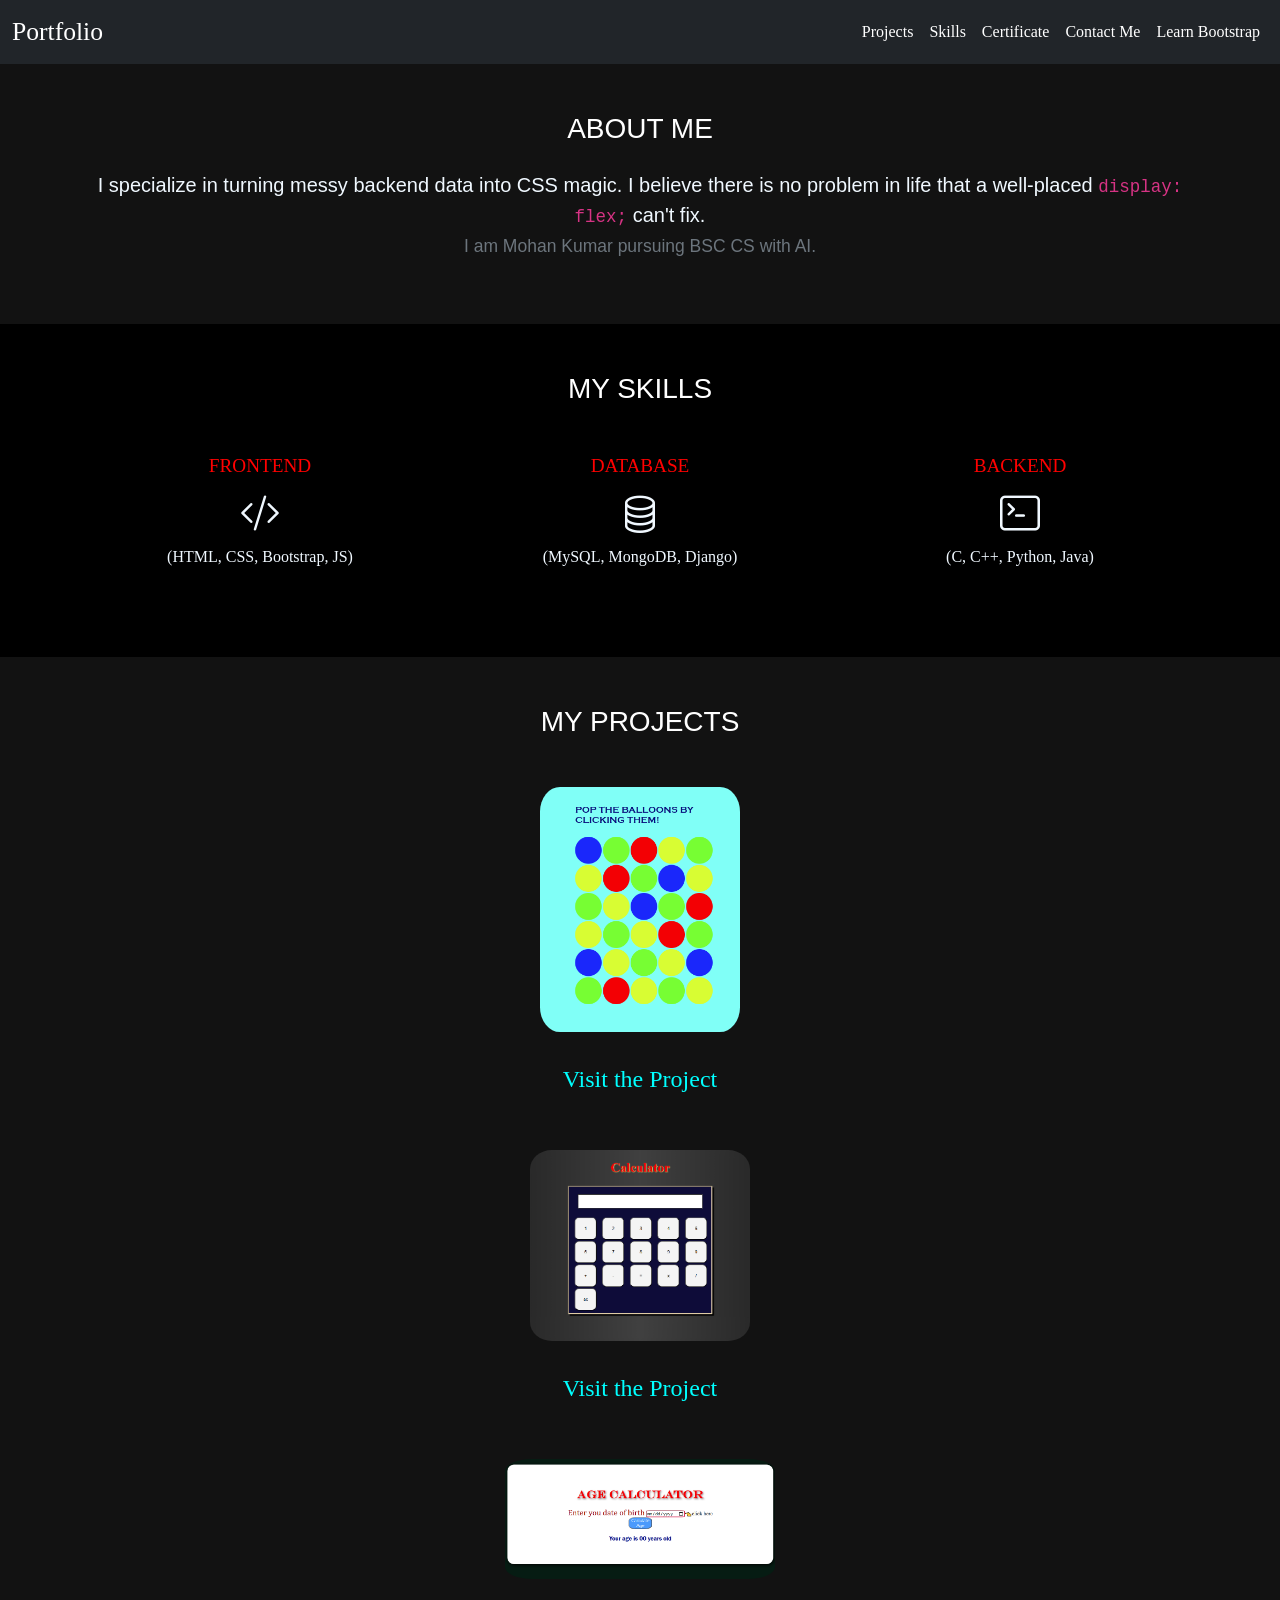
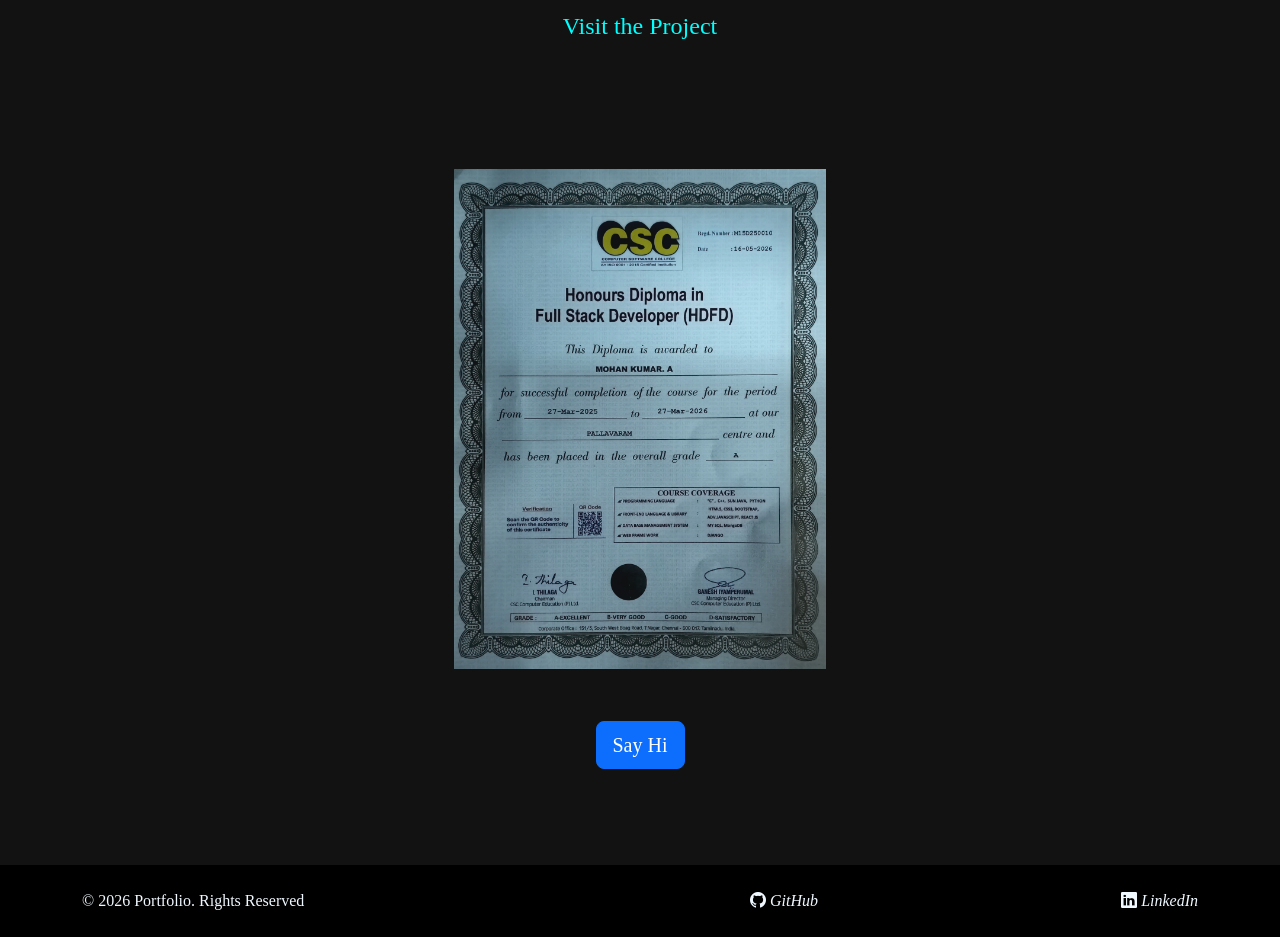
<file: Portfolio.html>
<!DOCTYPE html>
<html lang="en">
<head>
    <meta charset="UTF-8">
    <meta name="viewport" content="width=device-width, initial-scale=1.0">
    <title>Mohan Kumar | Portfolio</title>
      
    <link href="https://cdn.jsdelivr.net/npm/bootstrap@5.3.0-alpha3/dist/css/bootstrap.min.css" rel="stylesheet">
    <link rel="stylesheet" href="https://cdn.jsdelivr.net/npm/bootstrap-icons@1.10.5/font/bootstrap-icons.css">
    <style>
        body { background-color: #121212; color: aliceblue; font-family: 'Times New Roman', serif; }
        nav{
            background-image:linear-gradient(#000000);
        }
        #brand{
            font-size: 1.6rem !important;
        }
        #navbarNav .nav-link {
    color: white !important;
    transition:background-color 0.3s ease;
}
        #navbarNav li:hover {
    transform: translateY(-2px);
    
    background-color: #ff0000; 
    box-shadow: #ff0000 0px 0px 20px ;
    
    color: red;
}
        /* Typography */
        .section-title { font-family: 'Lucida Fax', sans-serif; color: white; transition: 0.3s; }
        .section-title:hover { color: #ff0000; }
        #cont { font-family: 'Franklin Gothic', sans-serif; }
        #type { color: red; font-size: larger; }
        
        /* Sections */
        #sk { background-color: #000000; }
        footer { background-color: black; color: aliceblue; }
        
        /* Projects & Images */
        .mb-5 img { border-radius: 10%; transition: transform 0.2s ease-in; max-width: 100%; height: auto; }
        img:hover { transform: scale(1.05); box-shadow: 2px 2px 10px red; }
        #pr1 { max-width: 200px; }
        #pr2 { max-width: 220px; }
        #pr3 { max-width: 340px; height: 120px; }

        #symbol:hover { text-shadow: 2px 2px 10px rgb(255, 1, 1); cursor: pointer;}
        
        #link {
    position: relative;
    text-decoration: none;
    color: aqua;
    font-size: x-large;
    padding: 5px 10px;
    display: inline-block;
}

#link::before {
    content: "";
    position: absolute;
    inset: 0;
    border: 2px solid transparent;
    pointer-events: none;
}

#link:hover::before {
    transition: animation 0.1s ease-in-out;
    animation: spin 500ms infinite linear;
}

@keyframes spin {
    0% {
        border-top-color: red;
        border-right-color: transparent;
        border-bottom-color: transparent;
        border-left-color: transparent;
    }

    25% {
        border-top-color: transparent;
        border-right-color: red;
    }

    50% {
        border-right-color: transparent;
        border-bottom-color: red;
    }

    75% {
        border-bottom-color: transparent;
        border-left-color: red;
    }

    100% {
        border-left-color: transparent;
        border-top-color: red;
    }
}
        #back {
            
            width: 45px;
            height: 45px;
            font-size: 28px;
            color: red;
            transition: 0.3s ease;
            text-decoration: none;
        }


#back:hover {
    color: white;
    transform: scale(1.2);
    text-shadow: 0 0 10px red;
}
#btt:hover{
    
box-shadow: 1px 1px 10px red !important;
}

        #model_head { color: rgb(255, 0, 0); }

#c-bar{
    border-color: #ff0000 !important;
    background-color: aliceblue !important;
    color: red !important;
}
#form{
    
    animation: shadow 4.5s infinite linear;
}
@keyframes shadow{
    0%{
        box-shadow:0px -6px 10px red ;
    }
    30%{
        box-shadow:6px 0px 10px red ;
    }
    60%{
        box-shadow:0px 6px 10px red ;
    }
    90%{
        box-shadow:-6px 0px 10px red ;
    }
    100%{
        box-shadow:0px -6px 10px red ;
    }
}

#img_fullstack{
    transition: transform 0.2s ease-in;
    height: 500px;
    max-width: auto;
}

    </style>
</head>
<body>

    <nav class="navbar navbar-expand-lg navbar-dark bg-dark">
        <div class="container-fluid">
            <a id="brand" class="navbar-brand" href="#">Portfolio</a>
            <button class="navbar-toggler" type="button" data-bs-toggle="collapse" data-bs-target="#navbarNav">
                <span class="navbar-toggler-icon"></span>
            </button>
            <div class="collapse navbar-collapse" id="navbarNav">
                <!-- ms-auto pushes links to the right -->
                <ul class="navbar-nav ms-auto">
                    
                    <li class="nav-item"><a class="nav-link" href="#my portfolio">Projects</a></li>
                    <li class="nav-item"><a class="nav-link" href="#sk">Skills</a></li>
                    <li class="nav-item"><a href="#img_fullstack" class="nav-link">Certificate</a></li>
                    <li class="nav-item"><a class="nav-link" href="#btt">Contact Me</a></li>
                    <li class="nav-item"><a class="nav-link" href="https://www.w3schools.com" target="_blank">Learn Bootstrap</a></li>
                    
                </ul>
            </div>
        </div>
    </nav>

    <!-- About Section -->
    <section id="about" class="py-5 text-center">
        <div class="container">
            <h3 class="section-title mb-4">ABOUT ME</h3>
            <p id="cont" class="lead">
                I specialize in turning messy backend data into CSS magic. I believe there is no problem in life that a well-placed <code>display: flex;</code> can't fix.<br>
                <small class="text-secondary">I am Mohan Kumar pursuing BSC CS with AI.</small>
            </p>
        </div>
    </section>

    <!-- Skills Section -->
    <section id="sk" class="py-5 text-center">
        <div class="container">
            <h3 class="section-title mb-5">MY SKILLS</h3>
            <div class="row">
                <div class="col-md-4 mb-4">
                    <h4 id="type">FRONTEND</h4>
                    <i id="symbol" class="bi bi-code-slash" style="font-size: 40px;"></i>
                    <p>(HTML, CSS, Bootstrap, JS)</p>
                </div>
                <div class="col-md-4 mb-4">
                    <h4 id="type">DATABASE</h4>
                    <i id="symbol" class="bi bi-database" style="font-size: 40px;"></i>
                    <p>(MySQL, MongoDB, Django)</p>
                </div>
                <div class="col-md-4 mb-4">
                    <h4 id="type">BACKEND</h4>
                    <i id="symbol" class="bi bi-terminal" style="font-size: 40px"></i>
                    <p>(C, C++, Python, Java)</p>
                </div>
                  
            </div>
        </div>
    </section>

    <!-- Projects Section -->
    <section id="my portfolio" class="py-5 text-center">
        <div class="container">
            <h3 class="section-title mb-5">MY PROJECTS</h3>
            <div class="mb-5">
                <img id="pr1" src="new_pro/pop.png" alt="project1"><br><br>
                <a id="link" href="https://prajen-kumar.github.io/DEMO/new_pro/pop_project/loader.html">Visit the Project</a>
            </div>
            <div class="mb-5">
                <img id="pr2" src="new_pro/calc.png" alt="project2"><br><br>
                <a id="link" href="https://prajen-kumar.github.io/DEMO/new_pro/calc_project/calculator.html">Visit the Project</a>
            </div>
            <div class="mb-5">
                <img id="pr3" src="new_pro/age.png" alt="project3"><br><br>
                <a id="link" href="https://prajen-kumar.github.io/DEMO/new_pro/agecalc_project/agecalc.html">Visit the Project</a>
            </div>
        </div><br>
    </section>
    <section id="certi" class="text-center">
        <div class="container">
            <div class="mb-1">
                <img id="img_fullstack" src="img/M15D250010.jpg" alt="certificate " srcset="">
            </div>
        </div>
    </section>
        
    <div class="text-center py-5">
        <button id="btt" class="btn btn-primary btn-lg" data-bs-toggle="modal" data-bs-target="#Mymod">Say Hi</button>
    </div>

    <!-- Contact Modal -->
    <div  class="modal fade" id="Mymod" tabindex="-1">
        <div id="form" class="modal-dialog">
            <div class="modal-content bg-dark text-white border-danger">
                <div class="modal-header border-secondary">
                    <h4 id="model_head" >Contact Me</h4>
                    <button class="btn-close btn-close-white" data-bs-dismiss="modal"></button>
                </div>
                <div  class="modal-body">
                    <form action="https://usebasin.com/f/142233ae8b2a" method="POST">
     <div class="mb-3"><input id="c-bar" class="form-control bg-secondary text-white border-0" type="text" name="user_name" placeholder="Your Name" required></div>
    <div class="mb-3"> <input id="c-bar" class="form-control bg-secondary text-white border-0" type="email" name="user_email" placeholder="Email id" required></div>
     <div class="mb-3"><input id="c-bar" class="form-control bg-secondary text-white border-0" type="text" name="message" placeholder="message" required></div>
    <button id="s-btt" type="submit" class="btn btn-danger w-80">Submit</button>
</form>     
                </div>
            </div>
            
        </div>
         <a href="http://docs.google.com/forms/u/1/d/e/1FAIpQLSdVO-pewg1jUEU65Zlt96uRORcEeiREQzDpB_T9U4URl1FNeg/formResponse?pli=1">
             <button class="btn btn-primary">Feedback and Report</button>
         </a>  
    </div>
    </div>
   
    <footer class="py-4 mt-5">
        <div class="container">
            <div class="row align-items-center">
                <p class="col-md-4 mb-0 text-md-start">&copy; 2026 Portfolio. Rights Reserved</p>
                <div class="col-md-4 text-end"><a class="nav-link" href="https://www.github.com/prajen-kumar" target="_blank"><i class="bi bi-github"> GitHub</i></a></div>
                <div class="col-md-4 text-md-end"><a class="nav-link" href="https://www.linkedin.com/in/mohan-kumar-7604b2383?utm_source=share_via&utm_content=profile&utm_medium=member_android" target=""><i class="bi bi-linkedin"> LinkedIn</i></a></div>
            </div>
        </div>
    </footer>
       
    <script src="https://cdn.jsdelivr.net/npm/bootstrap@5.3.0-alpha3/dist/js/bootstrap.bundle.min.js"></script>
</body>
</html>
</file>
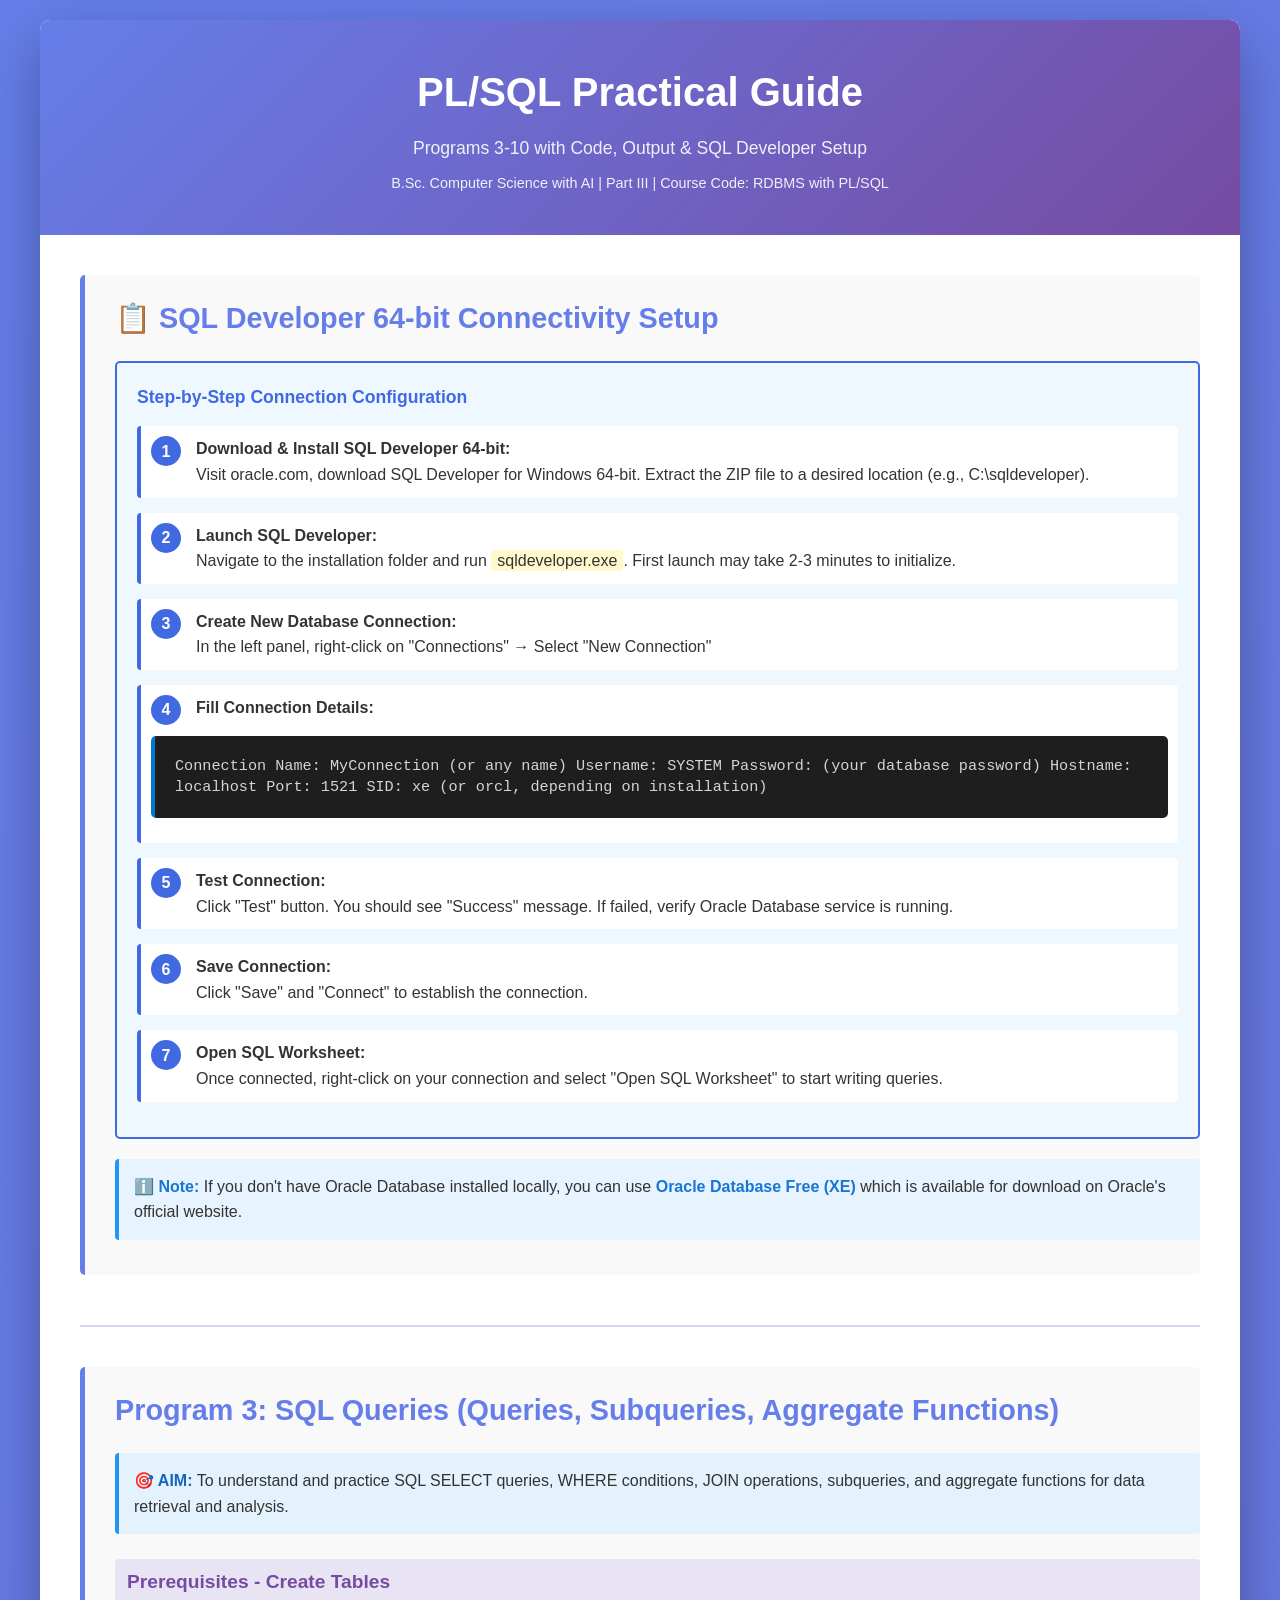
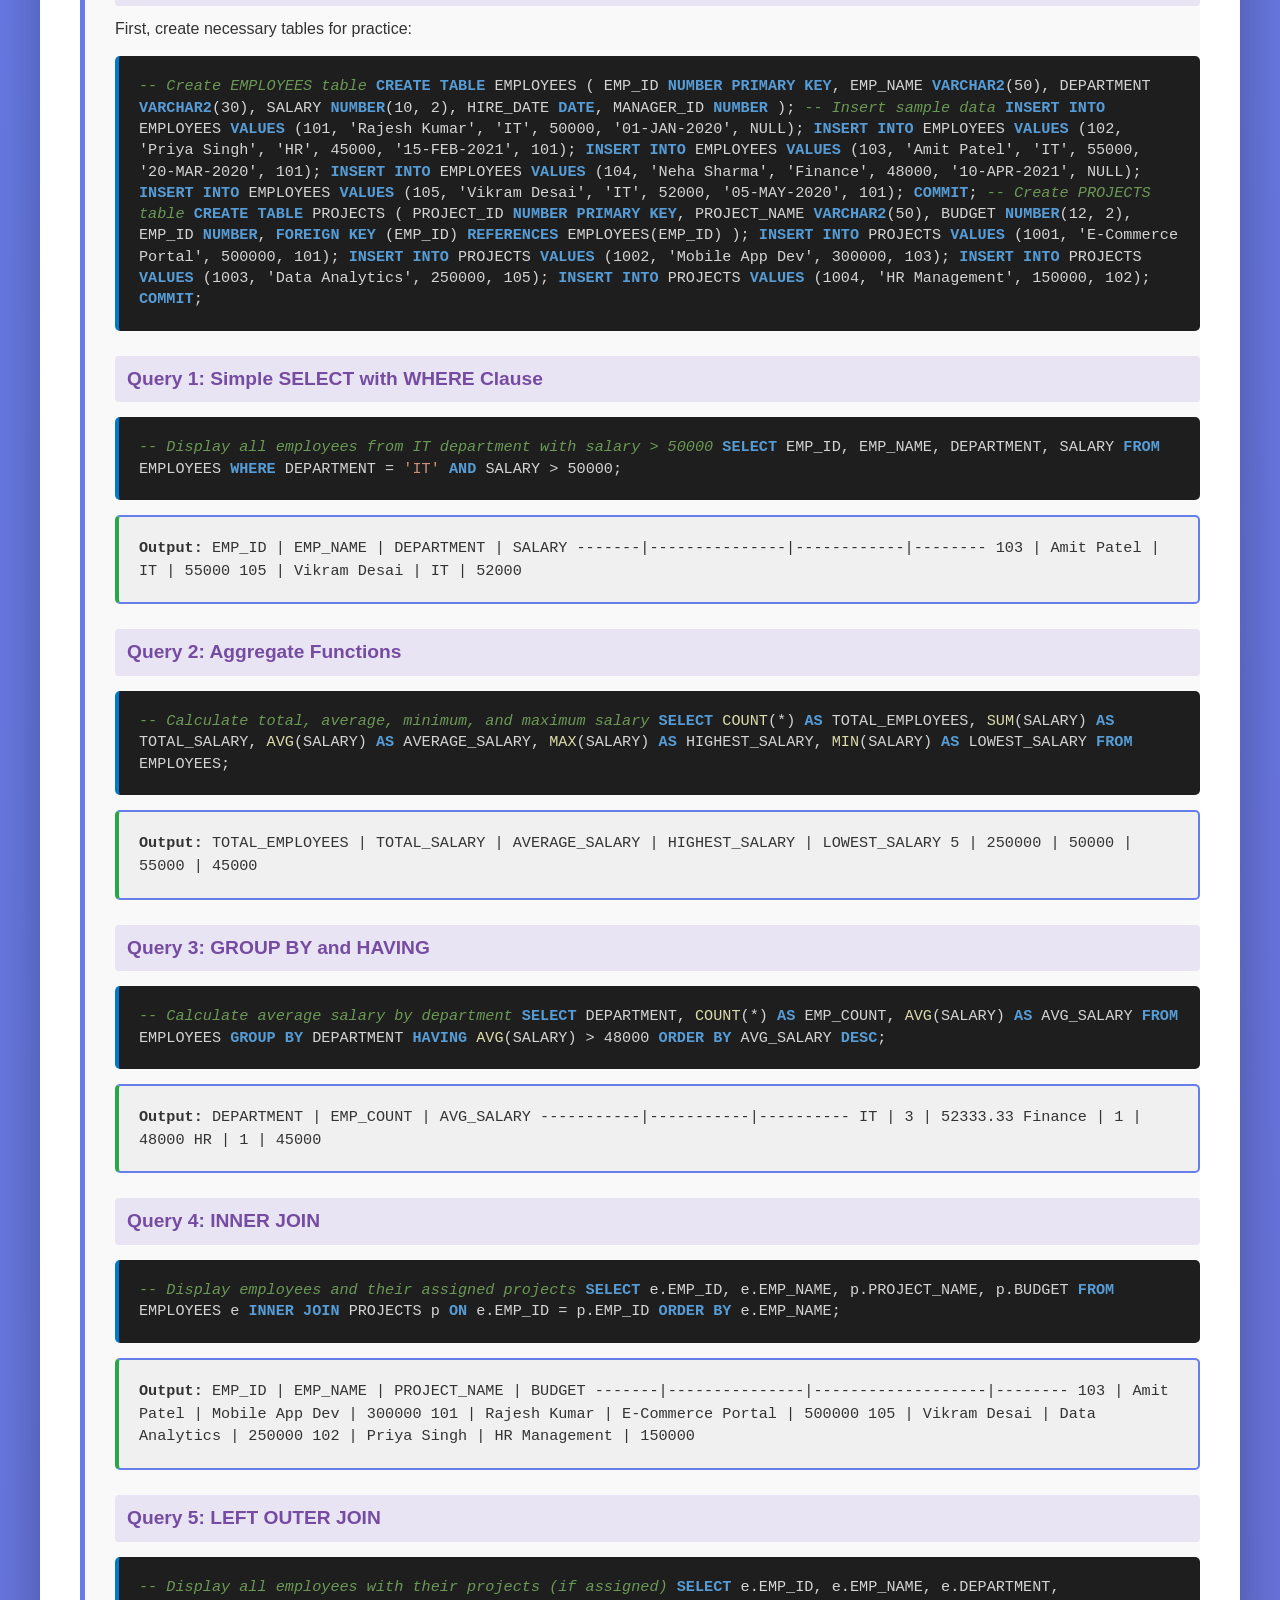
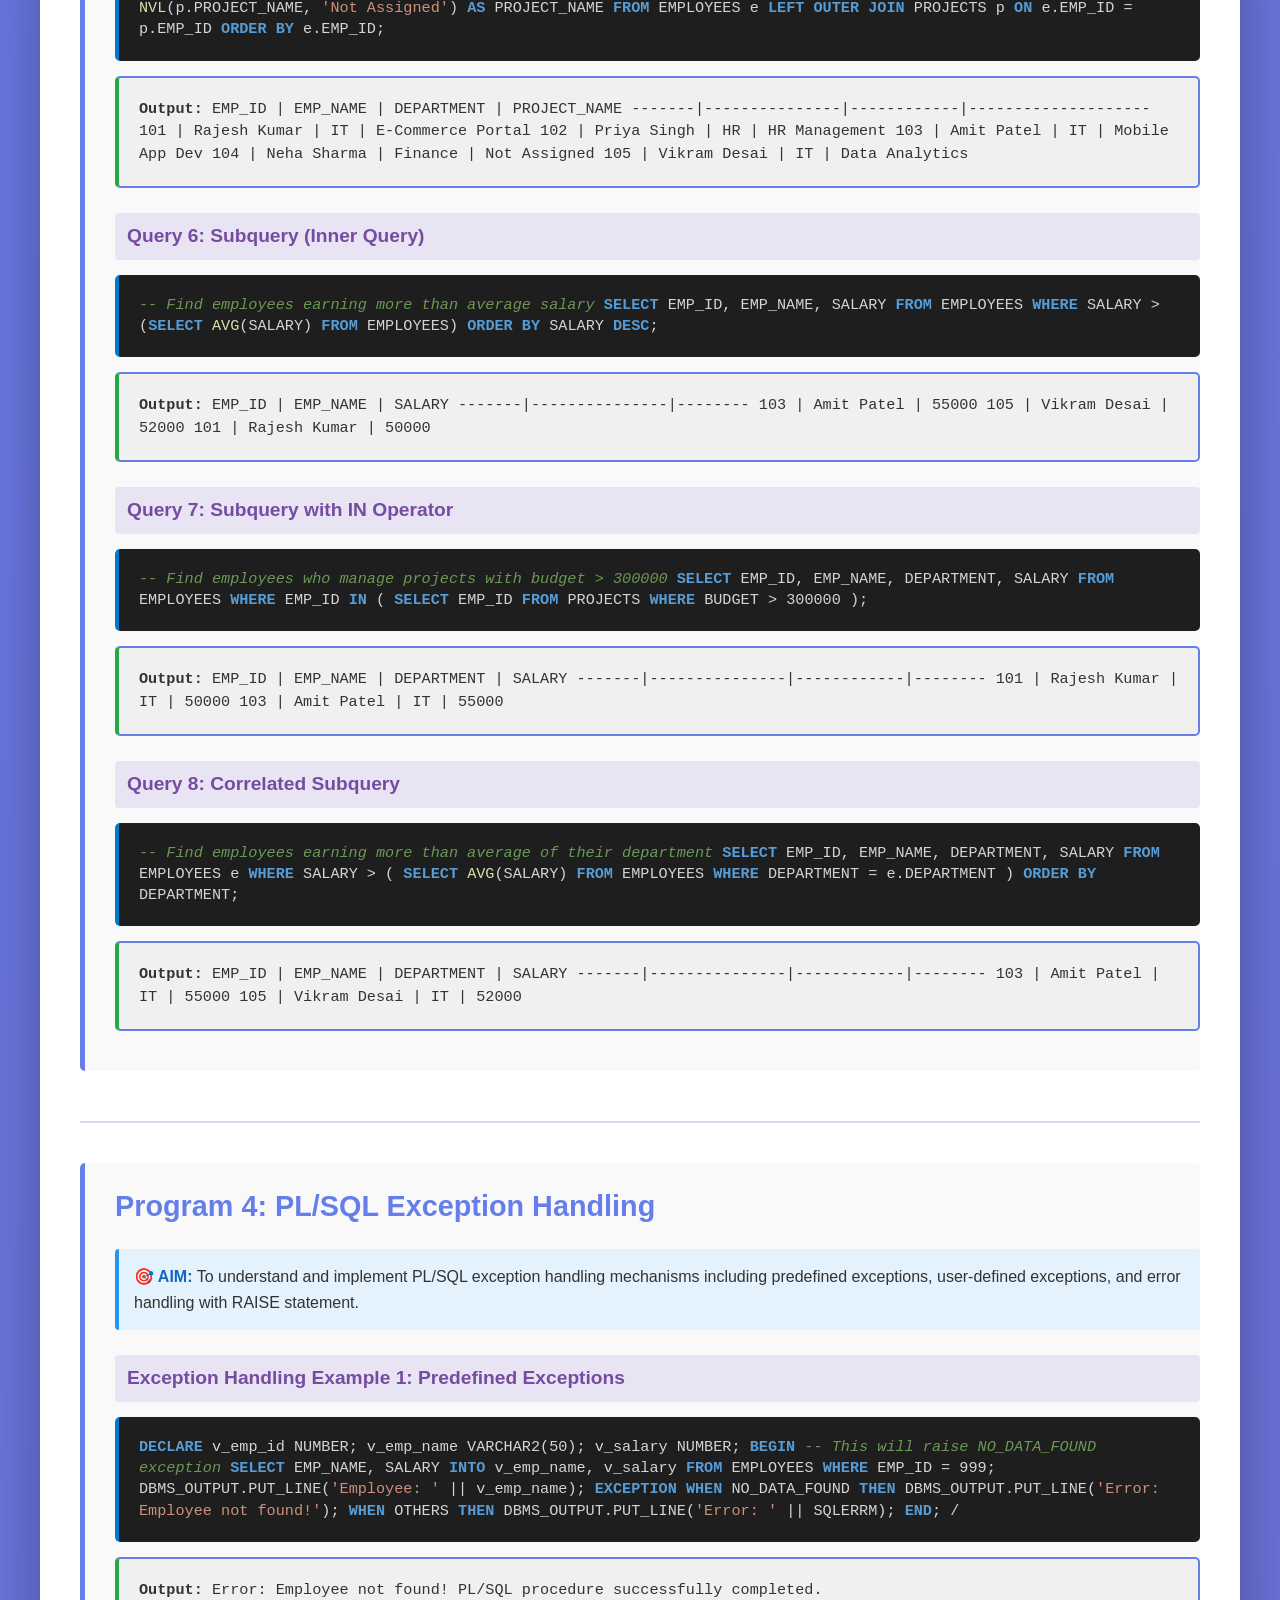
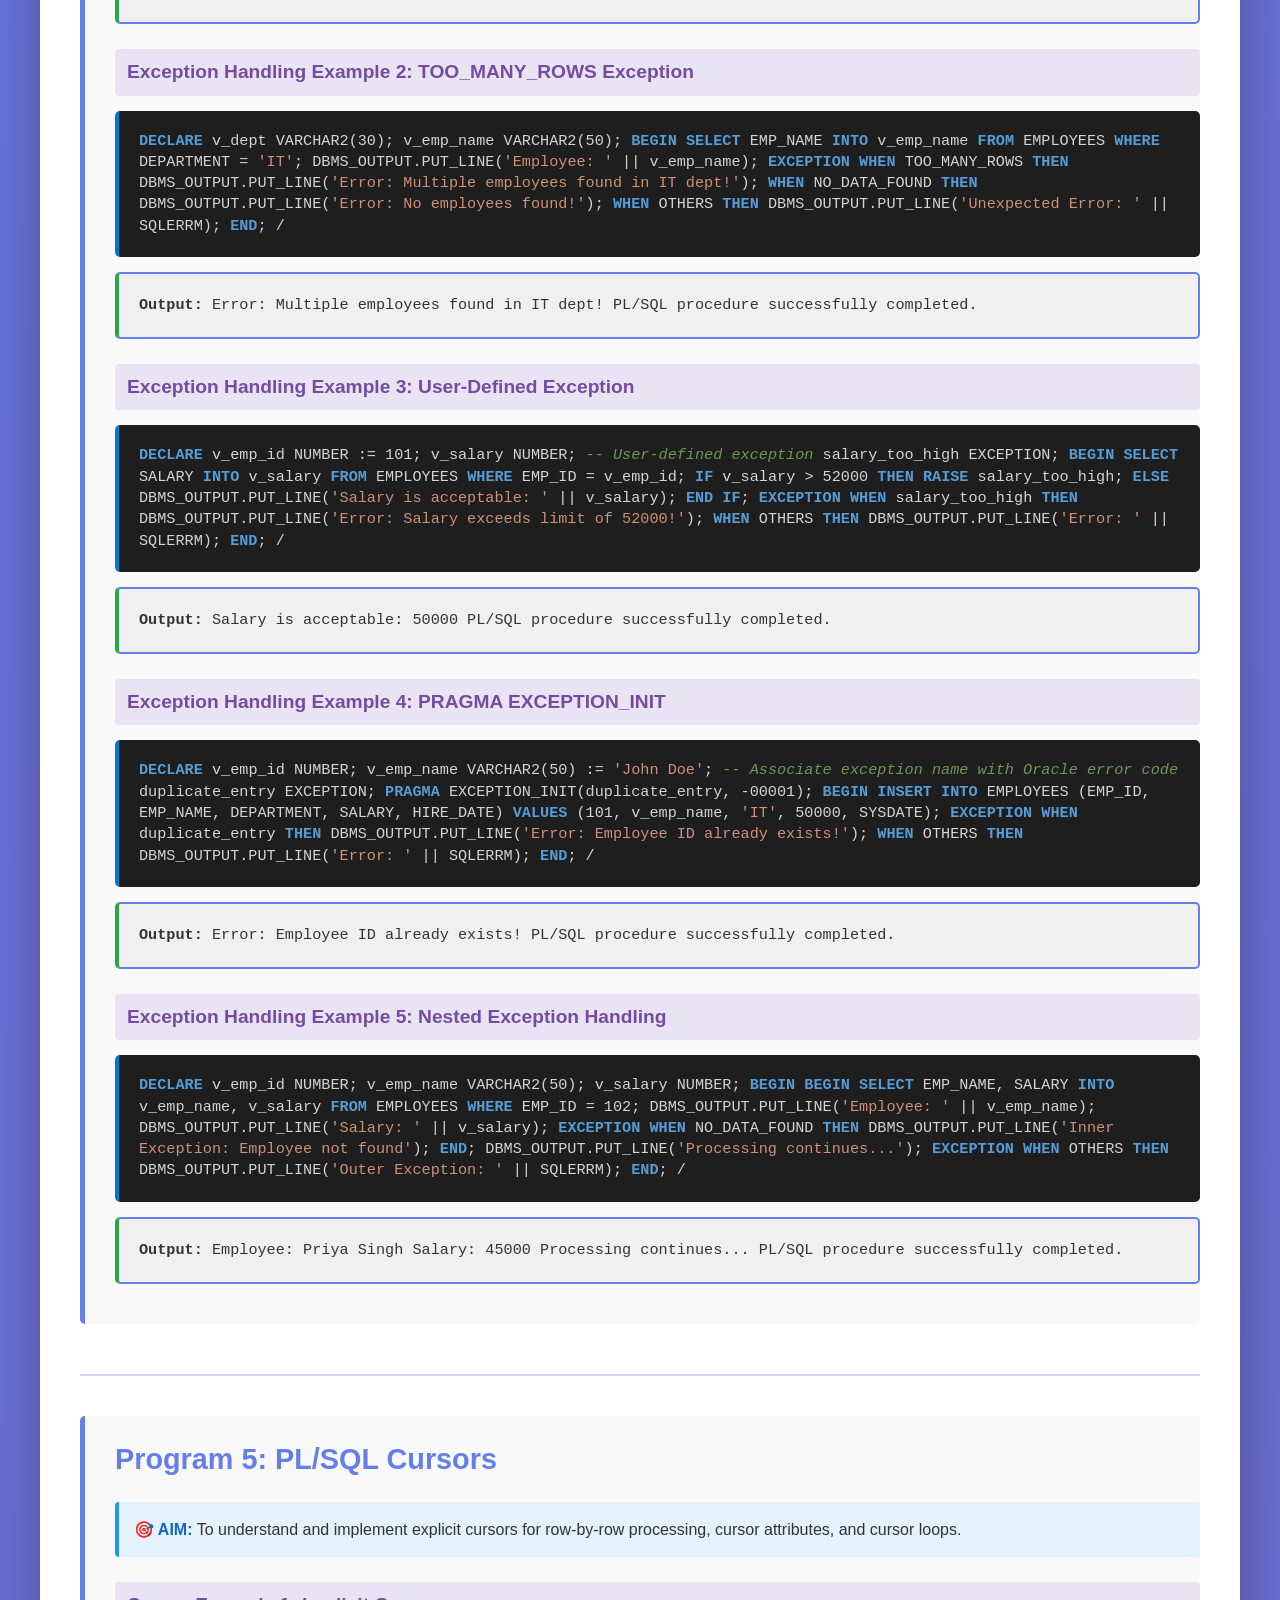
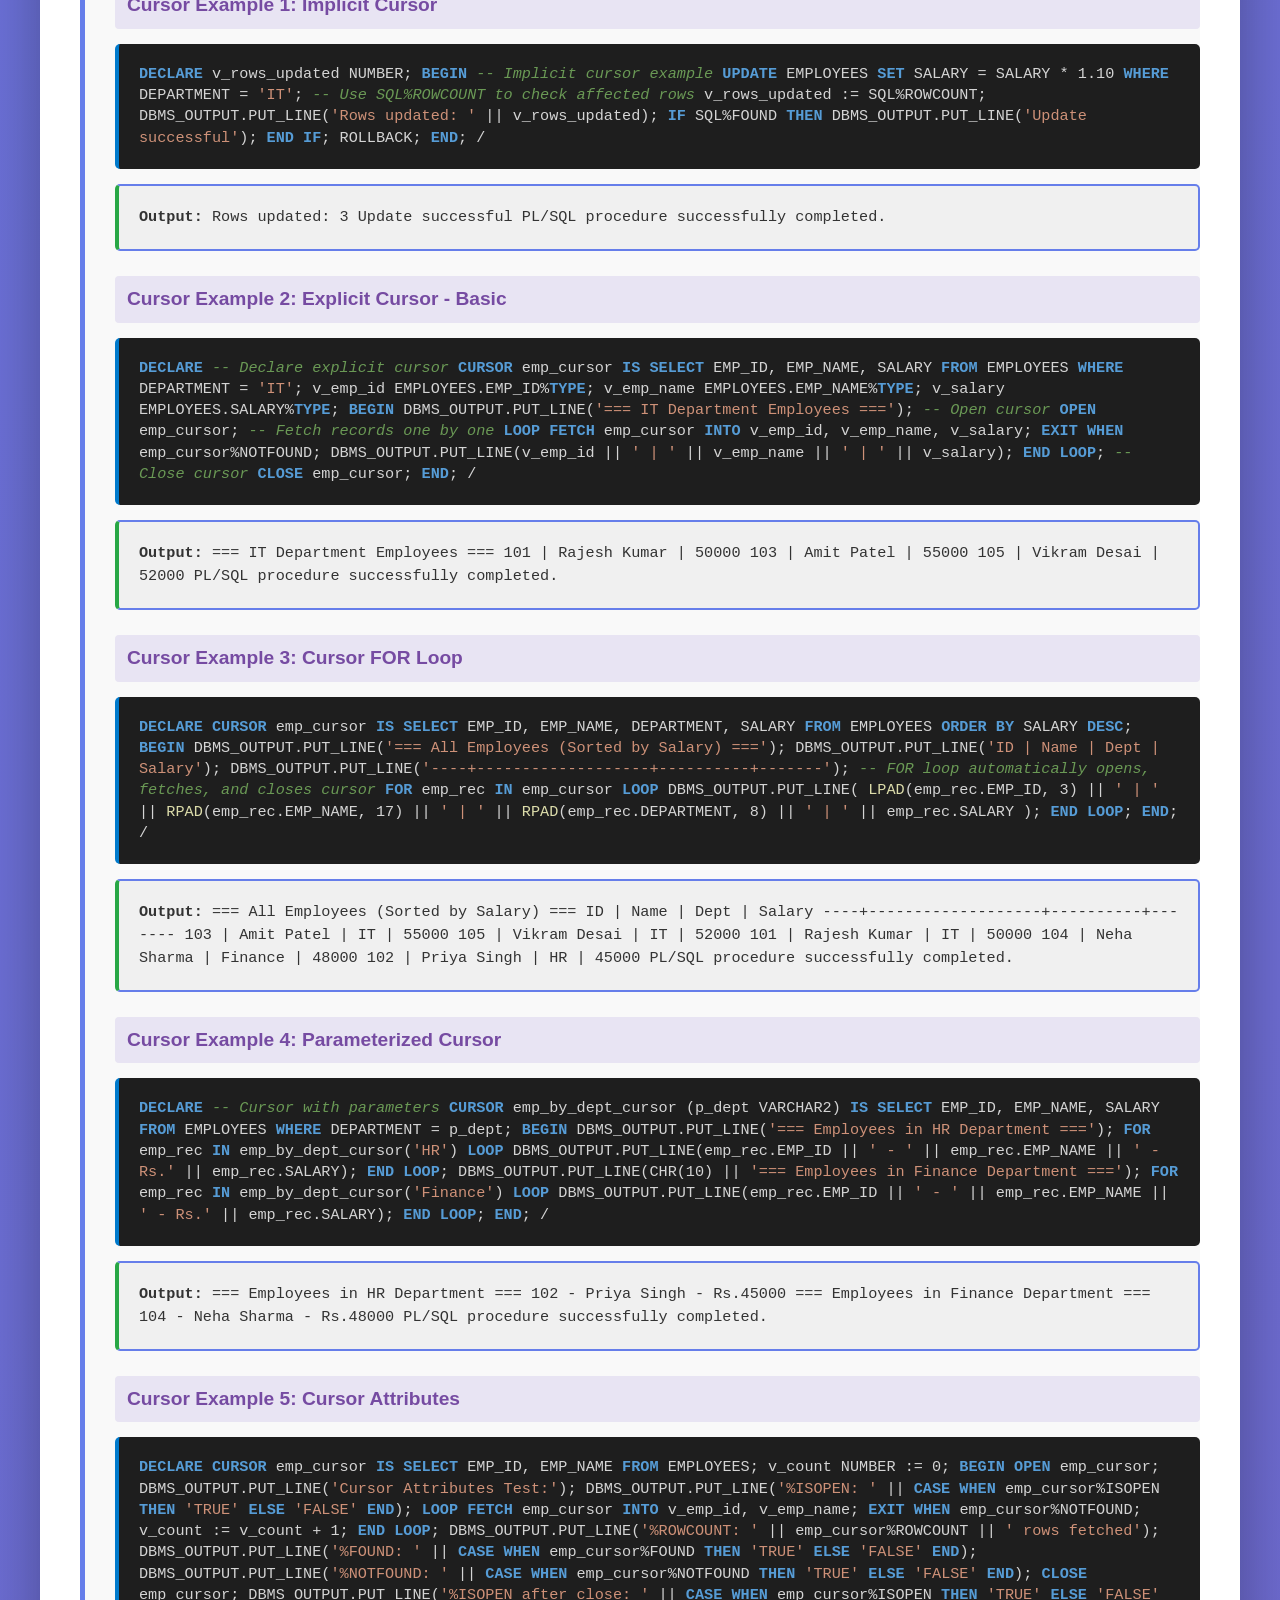
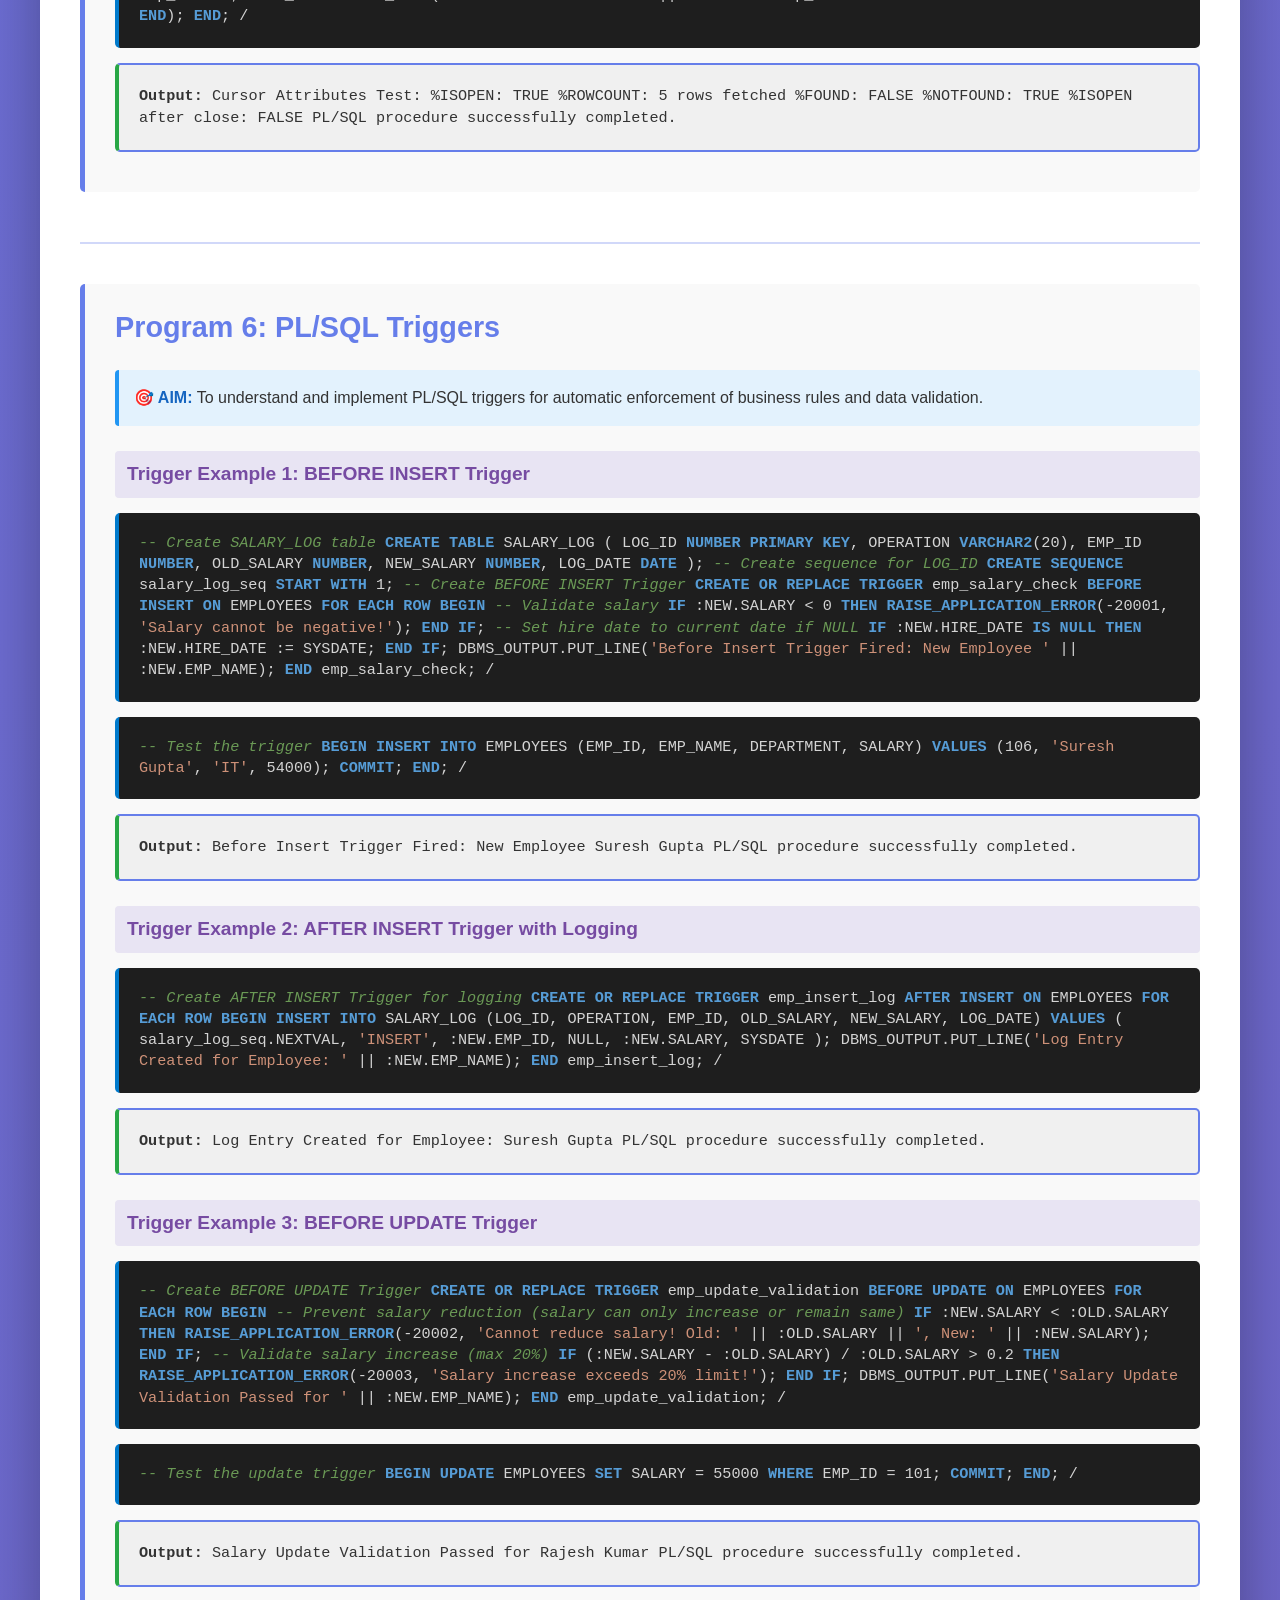
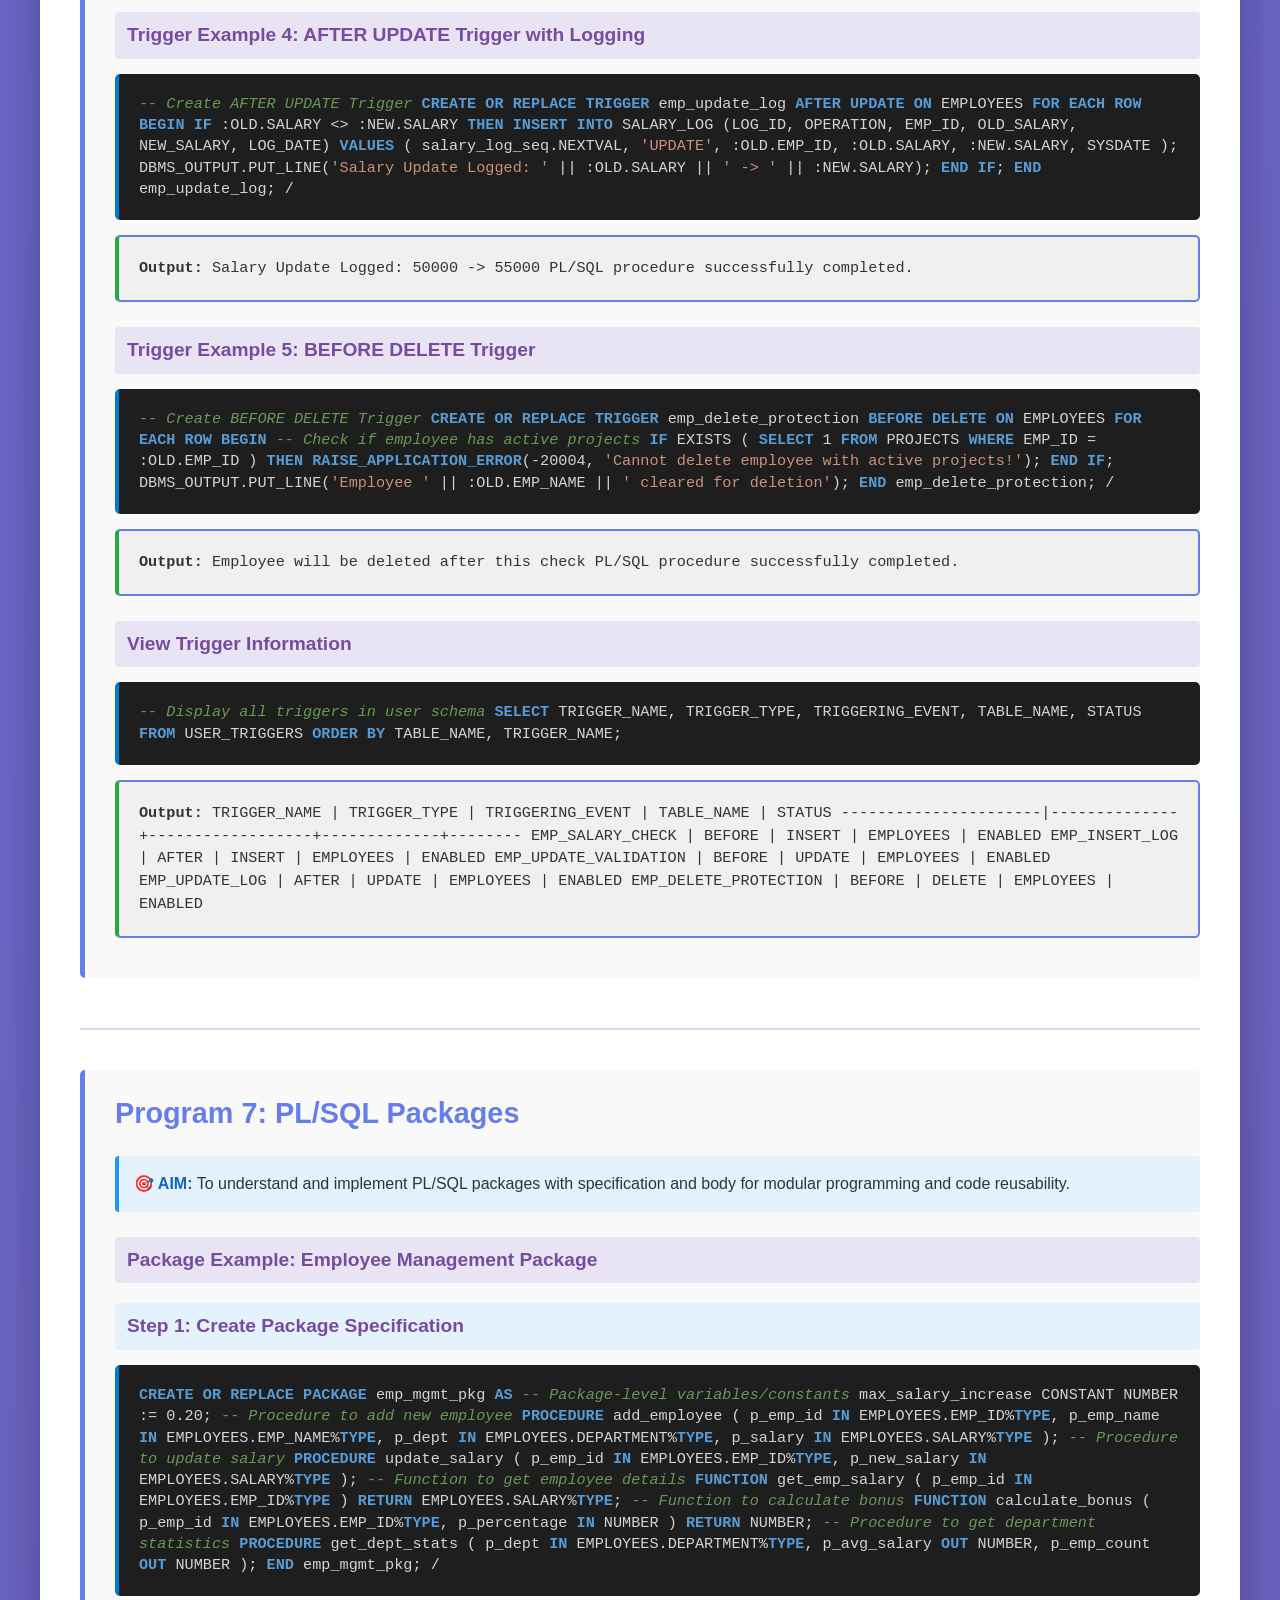
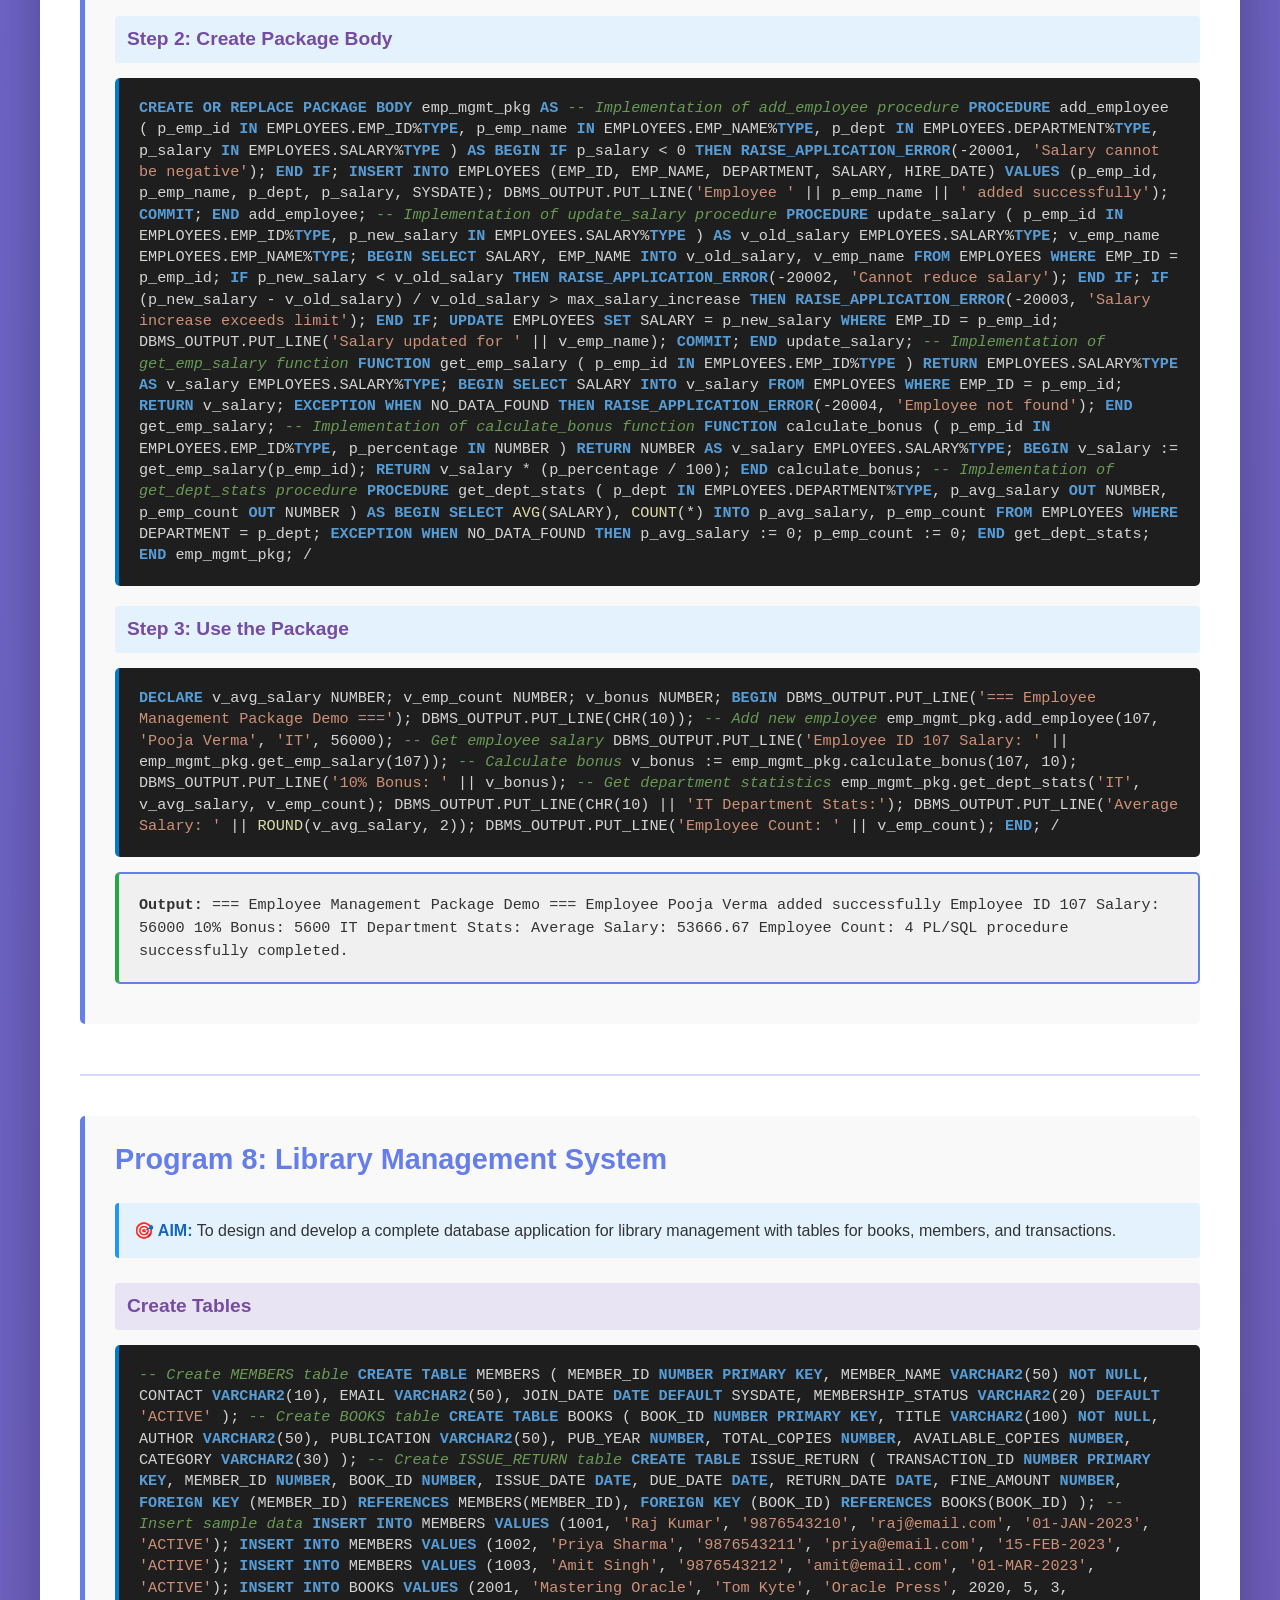
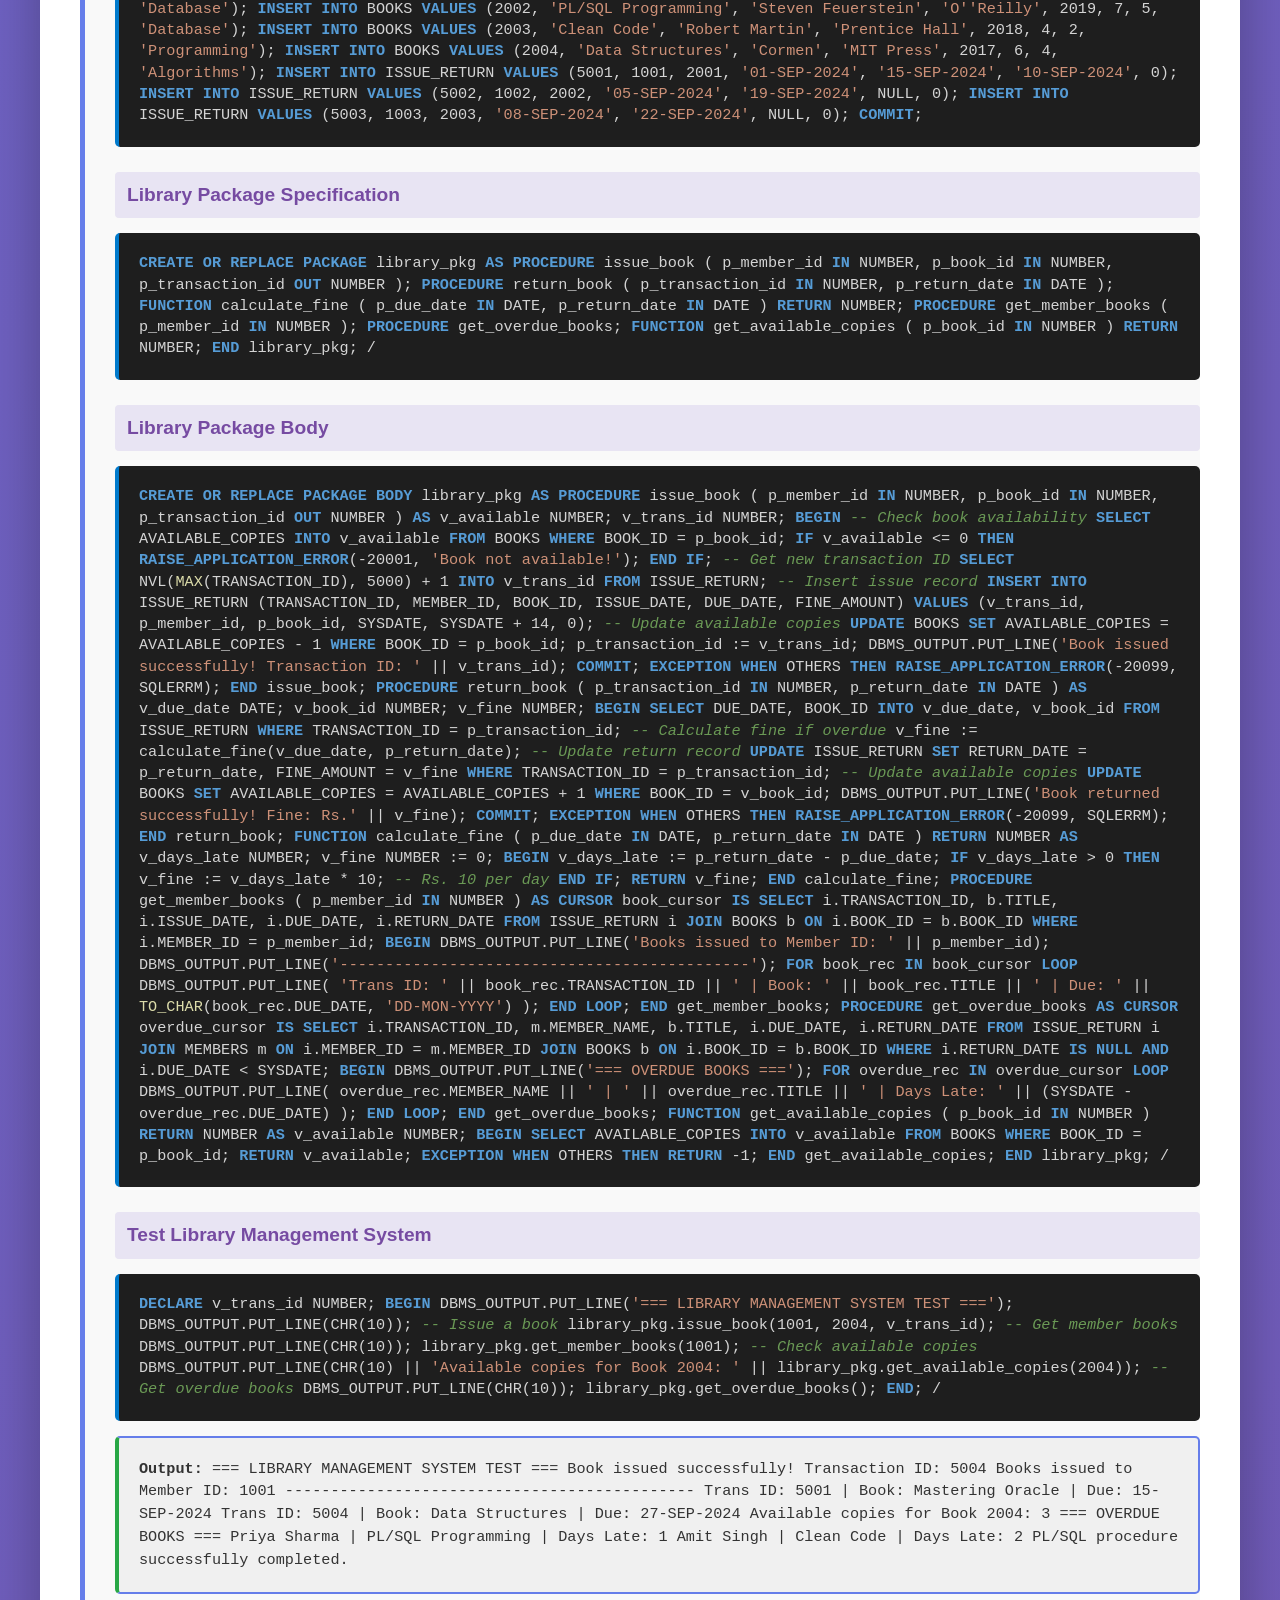
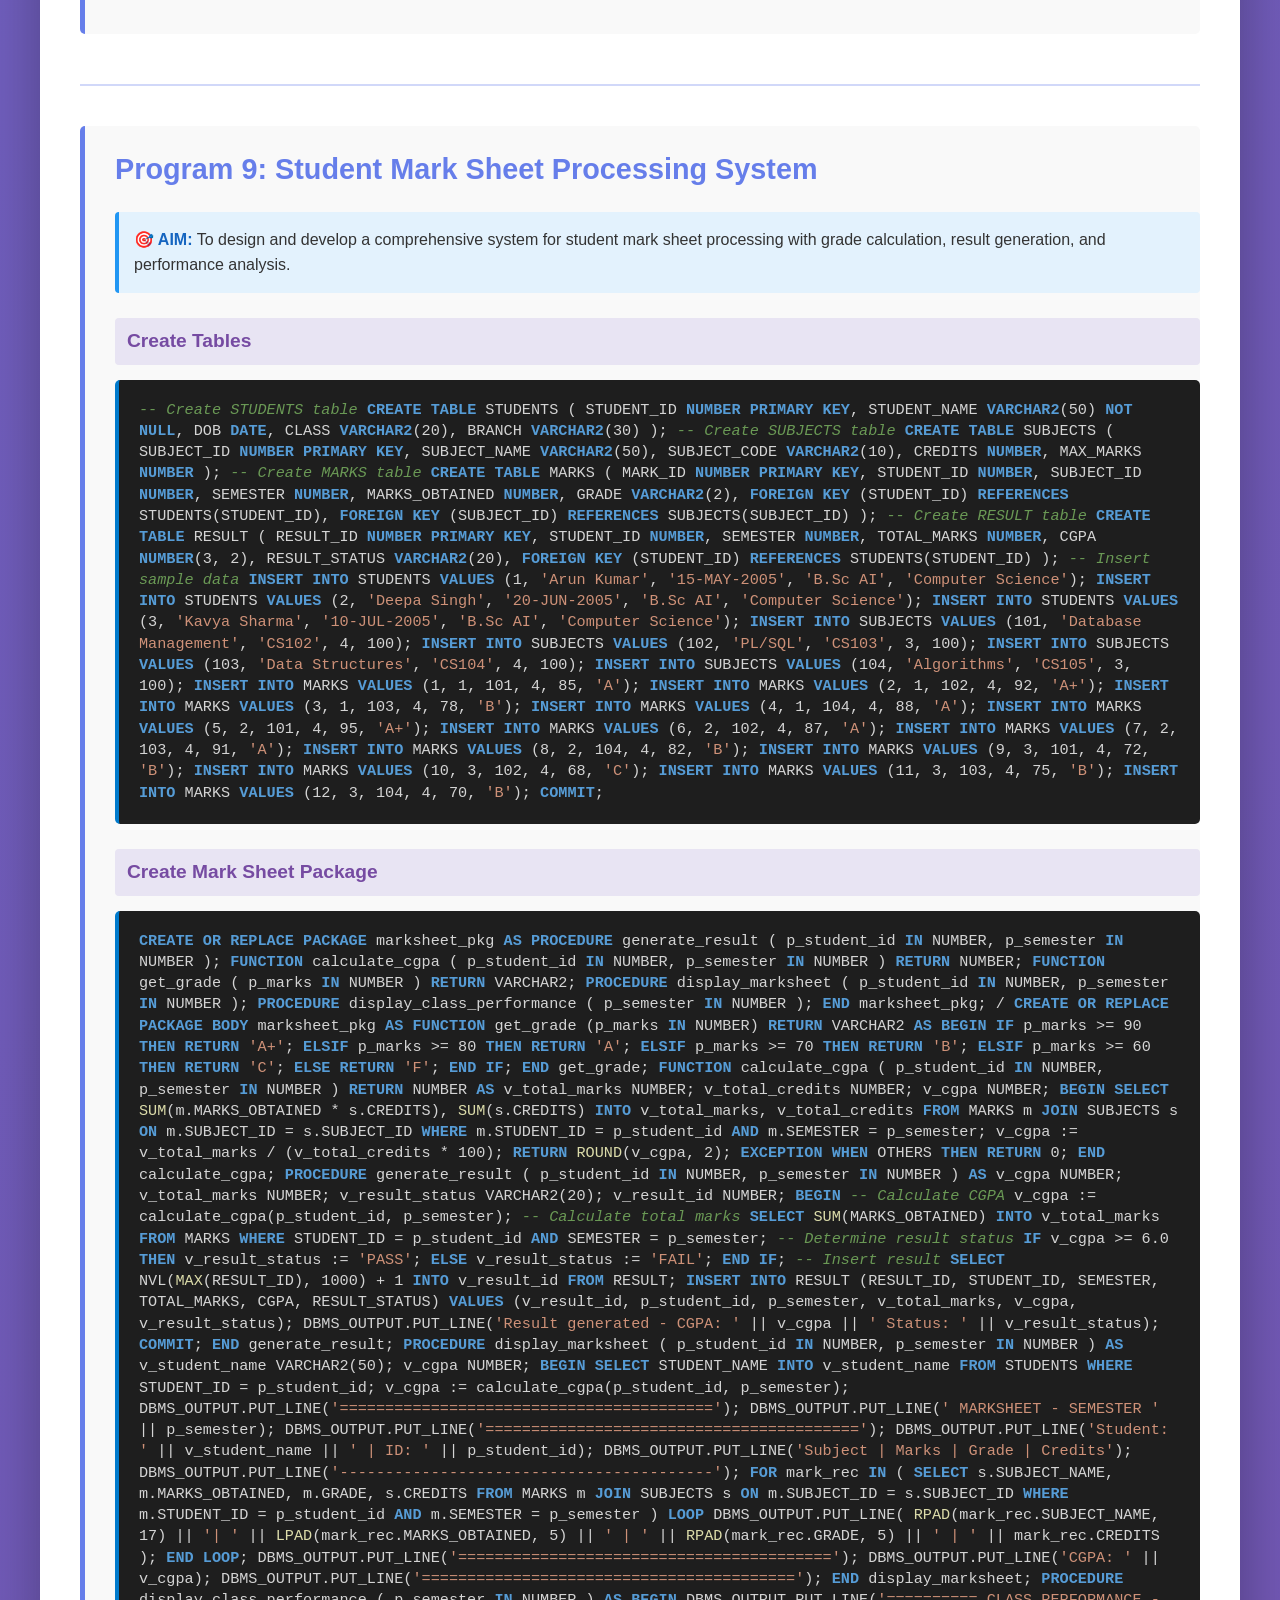
<file: Program.html>
<!DOCTYPE html>
<html lang="en">
<head>
    <meta charset="UTF-8">
    <meta name="viewport" content="width=device-width, initial-scale=1.0">
    <title>PL/SQL Practical Guide - Programs 3-10</title>
    <style>
        * {
            margin: 0;
            padding: 0;
            box-sizing: border-box;
        }
        
        body {
            font-family: 'Segoe UI', Tahoma, Geneva, Verdana, sans-serif;
            line-height: 1.6;
            color: #333;
            background: linear-gradient(135deg, #667eea 0%, #764ba2 100%);
            padding: 20px;
        }
        
        .container {
            max-width: 1200px;
            margin: 0 auto;
            background: white;
            border-radius: 10px;
            box-shadow: 0 20px 60px rgba(0, 0, 0, 0.3);
            overflow: hidden;
        }
        
        header {
            background: linear-gradient(135deg, #667eea 0%, #764ba2 100%);
            color: white;
            padding: 40px;
            text-align: center;
        }
        
        header h1 {
            font-size: 2.5em;
            margin-bottom: 10px;
        }
        
        header p {
            font-size: 1.1em;
            opacity: 0.9;
        }
        
        .content {
            padding: 40px;
        }
        
        .section {
            margin-bottom: 50px;
            border-left: 5px solid #667eea;
            padding-left: 30px;
            padding-top: 20px;
            padding-bottom: 20px;
            background: #f9f9f9;
            border-radius: 5px;
        }
        
        .section-title {
            font-size: 1.8em;
            color: #667eea;
            margin-bottom: 20px;
            font-weight: bold;
        }
        
        .subsection {
            margin-top: 25px;
            margin-bottom: 20px;
        }
        
        .subsection-title {
            font-size: 1.2em;
            color: #764ba2;
            font-weight: bold;
            margin-bottom: 10px;
            background: #e8e4f3;
            padding: 8px 12px;
            border-radius: 4px;
        }
        
        .code-block {
            background: #1e1e1e;
            color: #d4d4d4;
            padding: 20px;
            border-radius: 5px;
            overflow-x: auto;
            margin: 15px 0;
            font-family: 'Courier New', monospace;
            font-size: 0.95em;
            line-height: 1.4;
            border-left: 4px solid #007acc;
        }
        
        .output-block {
            background: #f0f0f0;
            border: 2px solid #667eea;
            padding: 20px;
            border-radius: 5px;
            margin: 15px 0;
            font-family: 'Courier New', monospace;
            font-size: 0.95em;
            line-height: 1.5;
            border-left: 4px solid #28a745;
        }
        
        .procedure-block {
            background: #fff3cd;
            border: 2px solid #ffc107;
            padding: 20px;
            border-radius: 5px;
            margin: 15px 0;
            border-left: 4px solid #ff9800;
        }
        
        .procedure-block ol {
            margin-left: 20px;
            margin-top: 10px;
        }
        
        .procedure-block li {
            margin-bottom: 10px;
            text-align: justify;
        }
        
        .note {
            background: #e7f3ff;
            border-left: 4px solid #2196F3;
            padding: 15px;
            margin: 15px 0;
            border-radius: 4px;
        }
        
        .note strong {
            color: #1976D2;
        }
        
        .table-responsive {
            overflow-x: auto;
            margin: 20px 0;
        }
        
        table {
            width: 100%;
            border-collapse: collapse;
            margin: 15px 0;
            background: white;
            box-shadow: 0 2px 4px rgba(0, 0, 0, 0.1);
        }
        
        table th {
            background: #667eea;
            color: white;
            padding: 12px;
            text-align: left;
            font-weight: bold;
        }
        
        table td {
            padding: 12px;
            border-bottom: 1px solid #ddd;
        }
        
        table tr:hover {
            background: #f5f5f5;
        }
        
        .keyword {
            color: #569cd6;
            font-weight: bold;
        }
        
        .string {
            color: #ce9178;
        }
        
        .comment {
            color: #6a9955;
            font-style: italic;
        }
        
        .function {
            color: #dcdcaa;
        }
        
        .line-number {
            color: #858585;
            margin-right: 15px;
            user-select: none;
        }
        
        .connectivity-steps {
            background: #f0f8ff;
            border: 2px solid #4169e1;
            padding: 20px;
            border-radius: 5px;
            margin: 20px 0;
        }
        
        .connectivity-steps h4 {
            color: #4169e1;
            margin-bottom: 15px;
            font-size: 1.1em;
        }
        
        .step {
            margin-bottom: 15px;
            padding: 10px;
            background: white;
            border-radius: 4px;
            border-left: 4px solid #4169e1;
        }
        
        .step-number {
            background: #4169e1;
            color: white;
            width: 30px;
            height: 30px;
            border-radius: 50%;
            display: inline-flex;
            align-items: center;
            justify-content: center;
            font-weight: bold;
            margin-right: 10px;
            float: left;
        }
        
        .step p {
            margin-left: 45px;
        }
        
        hr {
            border: none;
            height: 2px;
            background: #667eea;
            margin: 40px 0;
            opacity: 0.3;
        }
        
        .highlight {
            background: #fffacd;
            padding: 2px 6px;
            border-radius: 3px;
        }
        
        .error {
            background: #ffebee;
            border-left: 4px solid #f44336;
            padding: 15px;
            margin: 15px 0;
            border-radius: 4px;
            color: #c62828;
        }
        
        .success {
            background: #e8f5e9;
            border-left: 4px solid #4caf50;
            padding: 15px;
            margin: 15px 0;
            border-radius: 4px;
            color: #2e7d32;
        }
        
        footer {
            background: #f9f9f9;
            padding: 20px;
            text-align: center;
            border-top: 2px solid #667eea;
            color: #666;
            font-size: 0.9em;
        }
        
        .aim {
            background: #e3f2fd;
            border-left: 4px solid #2196f3;
            padding: 15px;
            margin: 15px 0;
            border-radius: 4px;
        }
        
        .aim strong {
            color: #1565c0;
        }
    </style>
</head>
<body>
    <div class="container">
        <header>
            <h1>PL/SQL Practical Guide</h1>
            <p>Programs 3-10 with Code, Output & SQL Developer Setup</p>
            <p style="font-size: 0.9em; margin-top: 10px;">B.Sc. Computer Science with AI | Part III | Course Code: RDBMS with PL/SQL</p>
        </header>
        
        <div class="content">
            <!-- SQL DEVELOPER CONNECTIVITY SECTION -->
            <div class="section">
                <div class="section-title">📋 SQL Developer 64-bit Connectivity Setup</div>
                
                <div class="connectivity-steps">
                    <h4>Step-by-Step Connection Configuration</h4>
                    
                    <div class="step">
                        <div class="step-number">1</div>
                        <p><strong>Download & Install SQL Developer 64-bit:</strong><br>
                        Visit oracle.com, download SQL Developer for Windows 64-bit. Extract the ZIP file to a desired location (e.g., C:\sqldeveloper).</p>
                    </div>
                    
                    <div class="step">
                        <div class="step-number">2</div>
                        <p><strong>Launch SQL Developer:</strong><br>
                        Navigate to the installation folder and run <span class="highlight">sqldeveloper.exe</span>. First launch may take 2-3 minutes to initialize.</p>
                    </div>
                    
                    <div class="step">
                        <div class="step-number">3</div>
                        <p><strong>Create New Database Connection:</strong><br>
                        In the left panel, right-click on "Connections" → Select "New Connection"</p>
                    </div>
                    
                    <div class="step">
                        <div class="step-number">4</div>
                        <p><strong>Fill Connection Details:</strong></p>
                        <div class="code-block">
Connection Name: MyConnection (or any name)
Username: SYSTEM
Password: (your database password)
Hostname: localhost
Port: 1521
SID: xe (or orcl, depending on installation)
                        </div>
                    </div>
                    
                    <div class="step">
                        <div class="step-number">5</div>
                        <p><strong>Test Connection:</strong><br>
                        Click "Test" button. You should see "Success" message. If failed, verify Oracle Database service is running.</p>
                    </div>
                    
                    <div class="step">
                        <div class="step-number">6</div>
                        <p><strong>Save Connection:</strong><br>
                        Click "Save" and "Connect" to establish the connection.</p>
                    </div>
                    
                    <div class="step">
                        <div class="step-number">7</div>
                        <p><strong>Open SQL Worksheet:</strong><br>
                        Once connected, right-click on your connection and select "Open SQL Worksheet" to start writing queries.</p>
                    </div>
                </div>
                
                <div class="note">
                    <strong>ℹ️ Note:</strong> If you don't have Oracle Database installed locally, you can use <strong>Oracle Database Free (XE)</strong> which is available for download on Oracle's official website.
                </div>
            </div>

            <hr>

            <!-- PROGRAM 3: SQL QUERIES -->
            <div class="section">
                <div class="section-title">Program 3: SQL Queries (Queries, Subqueries, Aggregate Functions)</div>
                
                <div class="aim">
                    <strong>🎯 AIM:</strong> To understand and practice SQL SELECT queries, WHERE conditions, JOIN operations, subqueries, and aggregate functions for data retrieval and analysis.
                </div>
                
                <div class="subsection">
                    <div class="subsection-title">Prerequisites - Create Tables</div>
                    <p>First, create necessary tables for practice:</p>
                    
                    <div class="code-block">
<span class="comment">-- Create EMPLOYEES table</span>
<span class="keyword">CREATE TABLE</span> EMPLOYEES (
    EMP_ID <span class="keyword">NUMBER</span> <span class="keyword">PRIMARY KEY</span>,
    EMP_NAME <span class="keyword">VARCHAR2</span>(50),
    DEPARTMENT <span class="keyword">VARCHAR2</span>(30),
    SALARY <span class="keyword">NUMBER</span>(10, 2),
    HIRE_DATE <span class="keyword">DATE</span>,
    MANAGER_ID <span class="keyword">NUMBER</span>
);

<span class="comment">-- Insert sample data</span>
<span class="keyword">INSERT INTO</span> EMPLOYEES <span class="keyword">VALUES</span> (101, 'Rajesh Kumar', 'IT', 50000, '01-JAN-2020', NULL);
<span class="keyword">INSERT INTO</span> EMPLOYEES <span class="keyword">VALUES</span> (102, 'Priya Singh', 'HR', 45000, '15-FEB-2021', 101);
<span class="keyword">INSERT INTO</span> EMPLOYEES <span class="keyword">VALUES</span> (103, 'Amit Patel', 'IT', 55000, '20-MAR-2020', 101);
<span class="keyword">INSERT INTO</span> EMPLOYEES <span class="keyword">VALUES</span> (104, 'Neha Sharma', 'Finance', 48000, '10-APR-2021', NULL);
<span class="keyword">INSERT INTO</span> EMPLOYEES <span class="keyword">VALUES</span> (105, 'Vikram Desai', 'IT', 52000, '05-MAY-2020', 101);

<span class="keyword">COMMIT</span>;

<span class="comment">-- Create PROJECTS table</span>
<span class="keyword">CREATE TABLE</span> PROJECTS (
    PROJECT_ID <span class="keyword">NUMBER</span> <span class="keyword">PRIMARY KEY</span>,
    PROJECT_NAME <span class="keyword">VARCHAR2</span>(50),
    BUDGET <span class="keyword">NUMBER</span>(12, 2),
    EMP_ID <span class="keyword">NUMBER</span>,
    <span class="keyword">FOREIGN KEY</span> (EMP_ID) <span class="keyword">REFERENCES</span> EMPLOYEES(EMP_ID)
);

<span class="keyword">INSERT INTO</span> PROJECTS <span class="keyword">VALUES</span> (1001, 'E-Commerce Portal', 500000, 101);
<span class="keyword">INSERT INTO</span> PROJECTS <span class="keyword">VALUES</span> (1002, 'Mobile App Dev', 300000, 103);
<span class="keyword">INSERT INTO</span> PROJECTS <span class="keyword">VALUES</span> (1003, 'Data Analytics', 250000, 105);
<span class="keyword">INSERT INTO</span> PROJECTS <span class="keyword">VALUES</span> (1004, 'HR Management', 150000, 102);

<span class="keyword">COMMIT</span>;
                    </div>
                </div>
                
                <div class="subsection">
                    <div class="subsection-title">Query 1: Simple SELECT with WHERE Clause</div>
                    
                    <div class="code-block">
<span class="comment">-- Display all employees from IT department with salary > 50000</span>
<span class="keyword">SELECT</span> EMP_ID, EMP_NAME, DEPARTMENT, SALARY
<span class="keyword">FROM</span> EMPLOYEES
<span class="keyword">WHERE</span> DEPARTMENT = <span class="string">'IT'</span> <span class="keyword">AND</span> SALARY > 50000;
                    </div>
                    
                    <div class="output-block">
<strong>Output:</strong>
EMP_ID | EMP_NAME      | DEPARTMENT | SALARY
-------|---------------|------------|--------
103    | Amit Patel    | IT         | 55000
105    | Vikram Desai  | IT         | 52000
                    </div>
                </div>
                
                <div class="subsection">
                    <div class="subsection-title">Query 2: Aggregate Functions</div>
                    
                    <div class="code-block">
<span class="comment">-- Calculate total, average, minimum, and maximum salary</span>
<span class="keyword">SELECT</span>
    <span class="function">COUNT</span>(*) <span class="keyword">AS</span> TOTAL_EMPLOYEES,
    <span class="function">SUM</span>(SALARY) <span class="keyword">AS</span> TOTAL_SALARY,
    <span class="function">AVG</span>(SALARY) <span class="keyword">AS</span> AVERAGE_SALARY,
    <span class="function">MAX</span>(SALARY) <span class="keyword">AS</span> HIGHEST_SALARY,
    <span class="function">MIN</span>(SALARY) <span class="keyword">AS</span> LOWEST_SALARY
<span class="keyword">FROM</span> EMPLOYEES;
                    </div>
                    
                    <div class="output-block">
<strong>Output:</strong>
TOTAL_EMPLOYEES | TOTAL_SALARY | AVERAGE_SALARY | HIGHEST_SALARY | LOWEST_SALARY
5               | 250000       | 50000          | 55000          | 45000
                    </div>
                </div>
                
                <div class="subsection">
                    <div class="subsection-title">Query 3: GROUP BY and HAVING</div>
                    
                    <div class="code-block">
<span class="comment">-- Calculate average salary by department</span>
<span class="keyword">SELECT</span> DEPARTMENT, <span class="function">COUNT</span>(*) <span class="keyword">AS</span> EMP_COUNT, <span class="function">AVG</span>(SALARY) <span class="keyword">AS</span> AVG_SALARY
<span class="keyword">FROM</span> EMPLOYEES
<span class="keyword">GROUP BY</span> DEPARTMENT
<span class="keyword">HAVING</span> <span class="function">AVG</span>(SALARY) > 48000
<span class="keyword">ORDER BY</span> AVG_SALARY <span class="keyword">DESC</span>;
                    </div>
                    
                    <div class="output-block">
<strong>Output:</strong>
DEPARTMENT | EMP_COUNT | AVG_SALARY
-----------|-----------|----------
IT         | 3         | 52333.33
Finance    | 1         | 48000
HR         | 1         | 45000
                    </div>
                </div>
                
                <div class="subsection">
                    <div class="subsection-title">Query 4: INNER JOIN</div>
                    
                    <div class="code-block">
<span class="comment">-- Display employees and their assigned projects</span>
<span class="keyword">SELECT</span> e.EMP_ID, e.EMP_NAME, p.PROJECT_NAME, p.BUDGET
<span class="keyword">FROM</span> EMPLOYEES e
<span class="keyword">INNER JOIN</span> PROJECTS p <span class="keyword">ON</span> e.EMP_ID = p.EMP_ID
<span class="keyword">ORDER BY</span> e.EMP_NAME;
                    </div>
                    
                    <div class="output-block">
<strong>Output:</strong>
EMP_ID | EMP_NAME      | PROJECT_NAME      | BUDGET
-------|---------------|-------------------|--------
103    | Amit Patel    | Mobile App Dev    | 300000
101    | Rajesh Kumar  | E-Commerce Portal | 500000
105    | Vikram Desai  | Data Analytics    | 250000
102    | Priya Singh   | HR Management     | 150000
                    </div>
                </div>
                
                <div class="subsection">
                    <div class="subsection-title">Query 5: LEFT OUTER JOIN</div>
                    
                    <div class="code-block">
<span class="comment">-- Display all employees with their projects (if assigned)</span>
<span class="keyword">SELECT</span> e.EMP_ID, e.EMP_NAME, e.DEPARTMENT, 
       <span class="function">NVL</span>(p.PROJECT_NAME, <span class="string">'Not Assigned'</span>) <span class="keyword">AS</span> PROJECT_NAME
<span class="keyword">FROM</span> EMPLOYEES e
<span class="keyword">LEFT OUTER JOIN</span> PROJECTS p <span class="keyword">ON</span> e.EMP_ID = p.EMP_ID
<span class="keyword">ORDER BY</span> e.EMP_ID;
                    </div>
                    
                    <div class="output-block">
<strong>Output:</strong>
EMP_ID | EMP_NAME      | DEPARTMENT | PROJECT_NAME
-------|---------------|------------|--------------------
101    | Rajesh Kumar  | IT         | E-Commerce Portal
102    | Priya Singh   | HR         | HR Management
103    | Amit Patel    | IT         | Mobile App Dev
104    | Neha Sharma   | Finance    | Not Assigned
105    | Vikram Desai  | IT         | Data Analytics
                    </div>
                </div>
                
                <div class="subsection">
                    <div class="subsection-title">Query 6: Subquery (Inner Query)</div>
                    
                    <div class="code-block">
<span class="comment">-- Find employees earning more than average salary</span>
<span class="keyword">SELECT</span> EMP_ID, EMP_NAME, SALARY
<span class="keyword">FROM</span> EMPLOYEES
<span class="keyword">WHERE</span> SALARY > (<span class="keyword">SELECT</span> <span class="function">AVG</span>(SALARY) <span class="keyword">FROM</span> EMPLOYEES)
<span class="keyword">ORDER BY</span> SALARY <span class="keyword">DESC</span>;
                    </div>
                    
                    <div class="output-block">
<strong>Output:</strong>
EMP_ID | EMP_NAME      | SALARY
-------|---------------|--------
103    | Amit Patel    | 55000
105    | Vikram Desai  | 52000
101    | Rajesh Kumar  | 50000
                    </div>
                </div>
                
                <div class="subsection">
                    <div class="subsection-title">Query 7: Subquery with IN Operator</div>
                    
                    <div class="code-block">
<span class="comment">-- Find employees who manage projects with budget > 300000</span>
<span class="keyword">SELECT</span> EMP_ID, EMP_NAME, DEPARTMENT, SALARY
<span class="keyword">FROM</span> EMPLOYEES
<span class="keyword">WHERE</span> EMP_ID <span class="keyword">IN</span> (
    <span class="keyword">SELECT</span> EMP_ID 
    <span class="keyword">FROM</span> PROJECTS 
    <span class="keyword">WHERE</span> BUDGET > 300000
);
                    </div>
                    
                    <div class="output-block">
<strong>Output:</strong>
EMP_ID | EMP_NAME      | DEPARTMENT | SALARY
-------|---------------|------------|--------
101    | Rajesh Kumar  | IT         | 50000
103    | Amit Patel    | IT         | 55000
                    </div>
                </div>
                
                <div class="subsection">
                    <div class="subsection-title">Query 8: Correlated Subquery</div>
                    
                    <div class="code-block">
<span class="comment">-- Find employees earning more than average of their department</span>
<span class="keyword">SELECT</span> EMP_ID, EMP_NAME, DEPARTMENT, SALARY
<span class="keyword">FROM</span> EMPLOYEES e
<span class="keyword">WHERE</span> SALARY > (
    <span class="keyword">SELECT</span> <span class="function">AVG</span>(SALARY) 
    <span class="keyword">FROM</span> EMPLOYEES 
    <span class="keyword">WHERE</span> DEPARTMENT = e.DEPARTMENT
)
<span class="keyword">ORDER BY</span> DEPARTMENT;
                    </div>
                    
                    <div class="output-block">
<strong>Output:</strong>
EMP_ID | EMP_NAME      | DEPARTMENT | SALARY
-------|---------------|------------|--------
103    | Amit Patel    | IT         | 55000
105    | Vikram Desai  | IT         | 52000
                    </div>
                </div>
            </div>

            <hr>

            <!-- PROGRAM 4: EXCEPTION HANDLING -->
            <div class="section">
                <div class="section-title">Program 4: PL/SQL Exception Handling</div>
                
                <div class="aim">
                    <strong>🎯 AIM:</strong> To understand and implement PL/SQL exception handling mechanisms including predefined exceptions, user-defined exceptions, and error handling with RAISE statement.
                </div>
                
                <div class="subsection">
                    <div class="subsection-title">Exception Handling Example 1: Predefined Exceptions</div>
                    
                    <div class="code-block">
<span class="keyword">DECLARE</span>
    v_emp_id NUMBER;
    v_emp_name VARCHAR2(50);
    v_salary NUMBER;
<span class="keyword">BEGIN</span>
    <span class="comment">-- This will raise NO_DATA_FOUND exception</span>
    <span class="keyword">SELECT</span> EMP_NAME, SALARY
    <span class="keyword">INTO</span> v_emp_name, v_salary
    <span class="keyword">FROM</span> EMPLOYEES
    <span class="keyword">WHERE</span> EMP_ID = 999;
    
    DBMS_OUTPUT.PUT_LINE(<span class="string">'Employee: '</span> || v_emp_name);
<span class="keyword">EXCEPTION</span>
    <span class="keyword">WHEN</span> NO_DATA_FOUND <span class="keyword">THEN</span>
        DBMS_OUTPUT.PUT_LINE(<span class="string">'Error: Employee not found!'</span>);
    <span class="keyword">WHEN</span> OTHERS <span class="keyword">THEN</span>
        DBMS_OUTPUT.PUT_LINE(<span class="string">'Error: '</span> || SQLERRM);
<span class="keyword">END</span>;
/
                    </div>
                    
                    <div class="output-block">
<strong>Output:</strong>
Error: Employee not found!

PL/SQL procedure successfully completed.
                    </div>
                </div>
                
                <div class="subsection">
                    <div class="subsection-title">Exception Handling Example 2: TOO_MANY_ROWS Exception</div>
                    
                    <div class="code-block">
<span class="keyword">DECLARE</span>
    v_dept VARCHAR2(30);
    v_emp_name VARCHAR2(50);
<span class="keyword">BEGIN</span>
    <span class="keyword">SELECT</span> EMP_NAME
    <span class="keyword">INTO</span> v_emp_name
    <span class="keyword">FROM</span> EMPLOYEES
    <span class="keyword">WHERE</span> DEPARTMENT = <span class="string">'IT'</span>;
    
    DBMS_OUTPUT.PUT_LINE(<span class="string">'Employee: '</span> || v_emp_name);
<span class="keyword">EXCEPTION</span>
    <span class="keyword">WHEN</span> TOO_MANY_ROWS <span class="keyword">THEN</span>
        DBMS_OUTPUT.PUT_LINE(<span class="string">'Error: Multiple employees found in IT dept!'</span>);
    <span class="keyword">WHEN</span> NO_DATA_FOUND <span class="keyword">THEN</span>
        DBMS_OUTPUT.PUT_LINE(<span class="string">'Error: No employees found!'</span>);
    <span class="keyword">WHEN</span> OTHERS <span class="keyword">THEN</span>
        DBMS_OUTPUT.PUT_LINE(<span class="string">'Unexpected Error: '</span> || SQLERRM);
<span class="keyword">END</span>;
/
                    </div>
                    
                    <div class="output-block">
<strong>Output:</strong>
Error: Multiple employees found in IT dept!

PL/SQL procedure successfully completed.
                    </div>
                </div>
                
                <div class="subsection">
                    <div class="subsection-title">Exception Handling Example 3: User-Defined Exception</div>
                    
                    <div class="code-block">
<span class="keyword">DECLARE</span>
    v_emp_id NUMBER := 101;
    v_salary NUMBER;
    
    <span class="comment">-- User-defined exception</span>
    salary_too_high EXCEPTION;
<span class="keyword">BEGIN</span>
    <span class="keyword">SELECT</span> SALARY <span class="keyword">INTO</span> v_salary
    <span class="keyword">FROM</span> EMPLOYEES
    <span class="keyword">WHERE</span> EMP_ID = v_emp_id;
    
    <span class="keyword">IF</span> v_salary > 52000 <span class="keyword">THEN</span>
        <span class="keyword">RAISE</span> salary_too_high;
    <span class="keyword">ELSE</span>
        DBMS_OUTPUT.PUT_LINE(<span class="string">'Salary is acceptable: '</span> || v_salary);
    <span class="keyword">END IF</span>;
<span class="keyword">EXCEPTION</span>
    <span class="keyword">WHEN</span> salary_too_high <span class="keyword">THEN</span>
        DBMS_OUTPUT.PUT_LINE(<span class="string">'Error: Salary exceeds limit of 52000!'</span>);
    <span class="keyword">WHEN</span> OTHERS <span class="keyword">THEN</span>
        DBMS_OUTPUT.PUT_LINE(<span class="string">'Error: '</span> || SQLERRM);
<span class="keyword">END</span>;
/
                    </div>
                    
                    <div class="output-block">
<strong>Output:</strong>
Salary is acceptable: 50000

PL/SQL procedure successfully completed.
                    </div>
                </div>
                
                <div class="subsection">
                    <div class="subsection-title">Exception Handling Example 4: PRAGMA EXCEPTION_INIT</div>
                    
                    <div class="code-block">
<span class="keyword">DECLARE</span>
    v_emp_id NUMBER;
    v_emp_name VARCHAR2(50) := <span class="string">'John Doe'</span>;
    
    <span class="comment">-- Associate exception name with Oracle error code</span>
    duplicate_entry EXCEPTION;
    <span class="keyword">PRAGMA</span> EXCEPTION_INIT(duplicate_entry, -00001);
<span class="keyword">BEGIN</span>
    <span class="keyword">INSERT INTO</span> EMPLOYEES (EMP_ID, EMP_NAME, DEPARTMENT, SALARY, HIRE_DATE)
    <span class="keyword">VALUES</span> (101, v_emp_name, <span class="string">'IT'</span>, 50000, SYSDATE);
<span class="keyword">EXCEPTION</span>
    <span class="keyword">WHEN</span> duplicate_entry <span class="keyword">THEN</span>
        DBMS_OUTPUT.PUT_LINE(<span class="string">'Error: Employee ID already exists!'</span>);
    <span class="keyword">WHEN</span> OTHERS <span class="keyword">THEN</span>
        DBMS_OUTPUT.PUT_LINE(<span class="string">'Error: '</span> || SQLERRM);
<span class="keyword">END</span>;
/
                    </div>
                    
                    <div class="output-block">
<strong>Output:</strong>
Error: Employee ID already exists!

PL/SQL procedure successfully completed.
                    </div>
                </div>
                
                <div class="subsection">
                    <div class="subsection-title">Exception Handling Example 5: Nested Exception Handling</div>
                    
                    <div class="code-block">
<span class="keyword">DECLARE</span>
    v_emp_id NUMBER;
    v_emp_name VARCHAR2(50);
    v_salary NUMBER;
<span class="keyword">BEGIN</span>
    <span class="keyword">BEGIN</span>
        <span class="keyword">SELECT</span> EMP_NAME, SALARY
        <span class="keyword">INTO</span> v_emp_name, v_salary
        <span class="keyword">FROM</span> EMPLOYEES
        <span class="keyword">WHERE</span> EMP_ID = 102;
        
        DBMS_OUTPUT.PUT_LINE(<span class="string">'Employee: '</span> || v_emp_name);
        DBMS_OUTPUT.PUT_LINE(<span class="string">'Salary: '</span> || v_salary);
    <span class="keyword">EXCEPTION</span>
        <span class="keyword">WHEN</span> NO_DATA_FOUND <span class="keyword">THEN</span>
            DBMS_OUTPUT.PUT_LINE(<span class="string">'Inner Exception: Employee not found'</span>);
    <span class="keyword">END</span>;
    
    DBMS_OUTPUT.PUT_LINE(<span class="string">'Processing continues...'</span>);
<span class="keyword">EXCEPTION</span>
    <span class="keyword">WHEN</span> OTHERS <span class="keyword">THEN</span>
        DBMS_OUTPUT.PUT_LINE(<span class="string">'Outer Exception: '</span> || SQLERRM);
<span class="keyword">END</span>;
/
                    </div>
                    
                    <div class="output-block">
<strong>Output:</strong>
Employee: Priya Singh
Salary: 45000
Processing continues...

PL/SQL procedure successfully completed.
                    </div>
                </div>
            </div>

            <hr>

            <!-- PROGRAM 5: CURSORS -->
            <div class="section">
                <div class="section-title">Program 5: PL/SQL Cursors</div>
                
                <div class="aim">
                    <strong>🎯 AIM:</strong> To understand and implement explicit cursors for row-by-row processing, cursor attributes, and cursor loops.
                </div>
                
                <div class="subsection">
                    <div class="subsection-title">Cursor Example 1: Implicit Cursor</div>
                    
                    <div class="code-block">
<span class="keyword">DECLARE</span>
    v_rows_updated NUMBER;
<span class="keyword">BEGIN</span>
    <span class="comment">-- Implicit cursor example</span>
    <span class="keyword">UPDATE</span> EMPLOYEES
    <span class="keyword">SET</span> SALARY = SALARY * 1.10
    <span class="keyword">WHERE</span> DEPARTMENT = <span class="string">'IT'</span>;
    
    <span class="comment">-- Use SQL%ROWCOUNT to check affected rows</span>
    v_rows_updated := SQL%ROWCOUNT;
    DBMS_OUTPUT.PUT_LINE(<span class="string">'Rows updated: '</span> || v_rows_updated);
    
    <span class="keyword">IF</span> SQL%FOUND <span class="keyword">THEN</span>
        DBMS_OUTPUT.PUT_LINE(<span class="string">'Update successful'</span>);
    <span class="keyword">END IF</span>;
    
    ROLLBACK;
<span class="keyword">END</span>;
/
                    </div>
                    
                    <div class="output-block">
<strong>Output:</strong>
Rows updated: 3
Update successful

PL/SQL procedure successfully completed.
                    </div>
                </div>
                
                <div class="subsection">
                    <div class="subsection-title">Cursor Example 2: Explicit Cursor - Basic</div>
                    
                    <div class="code-block">
<span class="keyword">DECLARE</span>
    <span class="comment">-- Declare explicit cursor</span>
    <span class="keyword">CURSOR</span> emp_cursor <span class="keyword">IS</span>
    <span class="keyword">SELECT</span> EMP_ID, EMP_NAME, SALARY
    <span class="keyword">FROM</span> EMPLOYEES
    <span class="keyword">WHERE</span> DEPARTMENT = <span class="string">'IT'</span>;
    
    v_emp_id EMPLOYEES.EMP_ID%<span class="keyword">TYPE</span>;
    v_emp_name EMPLOYEES.EMP_NAME%<span class="keyword">TYPE</span>;
    v_salary EMPLOYEES.SALARY%<span class="keyword">TYPE</span>;
<span class="keyword">BEGIN</span>
    DBMS_OUTPUT.PUT_LINE(<span class="string">'=== IT Department Employees ==='</span>);
    
    <span class="comment">-- Open cursor</span>
    <span class="keyword">OPEN</span> emp_cursor;
    
    <span class="comment">-- Fetch records one by one</span>
    <span class="keyword">LOOP</span>
        <span class="keyword">FETCH</span> emp_cursor <span class="keyword">INTO</span> v_emp_id, v_emp_name, v_salary;
        <span class="keyword">EXIT WHEN</span> emp_cursor%NOTFOUND;
        
        DBMS_OUTPUT.PUT_LINE(v_emp_id || <span class="string">' | '</span> || v_emp_name || <span class="string">' | '</span> || v_salary);
    <span class="keyword">END LOOP</span>;
    
    <span class="comment">-- Close cursor</span>
    <span class="keyword">CLOSE</span> emp_cursor;
<span class="keyword">END</span>;
/
                    </div>
                    
                    <div class="output-block">
<strong>Output:</strong>
=== IT Department Employees ===
101 | Rajesh Kumar | 50000
103 | Amit Patel | 55000
105 | Vikram Desai | 52000

PL/SQL procedure successfully completed.
                    </div>
                </div>
                
                <div class="subsection">
                    <div class="subsection-title">Cursor Example 3: Cursor FOR Loop</div>
                    
                    <div class="code-block">
<span class="keyword">DECLARE</span>
    <span class="keyword">CURSOR</span> emp_cursor <span class="keyword">IS</span>
    <span class="keyword">SELECT</span> EMP_ID, EMP_NAME, DEPARTMENT, SALARY
    <span class="keyword">FROM</span> EMPLOYEES
    <span class="keyword">ORDER BY</span> SALARY <span class="keyword">DESC</span>;
<span class="keyword">BEGIN</span>
    DBMS_OUTPUT.PUT_LINE(<span class="string">'=== All Employees (Sorted by Salary) ==='</span>);
    DBMS_OUTPUT.PUT_LINE(<span class="string">'ID  | Name              | Dept     | Salary'</span>);
    DBMS_OUTPUT.PUT_LINE(<span class="string">'----+-------------------+----------+-------'</span>);
    
    <span class="comment">-- FOR loop automatically opens, fetches, and closes cursor</span>
    <span class="keyword">FOR</span> emp_rec <span class="keyword">IN</span> emp_cursor
    <span class="keyword">LOOP</span>
        DBMS_OUTPUT.PUT_LINE(
            <span class="function">LPAD</span>(emp_rec.EMP_ID, 3) || <span class="string">' | '</span> ||
            <span class="function">RPAD</span>(emp_rec.EMP_NAME, 17) || <span class="string">' | '</span> ||
            <span class="function">RPAD</span>(emp_rec.DEPARTMENT, 8) || <span class="string">' | '</span> ||
            emp_rec.SALARY
        );
    <span class="keyword">END LOOP</span>;
<span class="keyword">END</span>;
/
                    </div>
                    
                    <div class="output-block">
<strong>Output:</strong>
=== All Employees (Sorted by Salary) ===
ID  | Name              | Dept     | Salary
----+-------------------+----------+-------
103 | Amit Patel        | IT       | 55000
105 | Vikram Desai      | IT       | 52000
101 | Rajesh Kumar      | IT       | 50000
104 | Neha Sharma       | Finance  | 48000
102 | Priya Singh       | HR       | 45000

PL/SQL procedure successfully completed.
                    </div>
                </div>
                
                <div class="subsection">
                    <div class="subsection-title">Cursor Example 4: Parameterized Cursor</div>
                    
                    <div class="code-block">
<span class="keyword">DECLARE</span>
    <span class="comment">-- Cursor with parameters</span>
    <span class="keyword">CURSOR</span> emp_by_dept_cursor (p_dept VARCHAR2) <span class="keyword">IS</span>
    <span class="keyword">SELECT</span> EMP_ID, EMP_NAME, SALARY
    <span class="keyword">FROM</span> EMPLOYEES
    <span class="keyword">WHERE</span> DEPARTMENT = p_dept;
<span class="keyword">BEGIN</span>
    DBMS_OUTPUT.PUT_LINE(<span class="string">'=== Employees in HR Department ==='</span>);
    
    <span class="keyword">FOR</span> emp_rec <span class="keyword">IN</span> emp_by_dept_cursor(<span class="string">'HR'</span>)
    <span class="keyword">LOOP</span>
        DBMS_OUTPUT.PUT_LINE(emp_rec.EMP_ID || <span class="string">' - '</span> || emp_rec.EMP_NAME || <span class="string">' - Rs.'</span> || emp_rec.SALARY);
    <span class="keyword">END LOOP</span>;
    
    DBMS_OUTPUT.PUT_LINE(CHR(10) || <span class="string">'=== Employees in Finance Department ==='</span>);
    
    <span class="keyword">FOR</span> emp_rec <span class="keyword">IN</span> emp_by_dept_cursor(<span class="string">'Finance'</span>)
    <span class="keyword">LOOP</span>
        DBMS_OUTPUT.PUT_LINE(emp_rec.EMP_ID || <span class="string">' - '</span> || emp_rec.EMP_NAME || <span class="string">' - Rs.'</span> || emp_rec.SALARY);
    <span class="keyword">END LOOP</span>;
<span class="keyword">END</span>;
/
                    </div>
                    
                    <div class="output-block">
<strong>Output:</strong>
=== Employees in HR Department ===
102 - Priya Singh - Rs.45000

=== Employees in Finance Department ===
104 - Neha Sharma - Rs.48000

PL/SQL procedure successfully completed.
                    </div>
                </div>
                
                <div class="subsection">
                    <div class="subsection-title">Cursor Example 5: Cursor Attributes</div>
                    
                    <div class="code-block">
<span class="keyword">DECLARE</span>
    <span class="keyword">CURSOR</span> emp_cursor <span class="keyword">IS</span>
    <span class="keyword">SELECT</span> EMP_ID, EMP_NAME
    <span class="keyword">FROM</span> EMPLOYEES;
    
    v_count NUMBER := 0;
<span class="keyword">BEGIN</span>
    <span class="keyword">OPEN</span> emp_cursor;
    
    DBMS_OUTPUT.PUT_LINE(<span class="string">'Cursor Attributes Test:'</span>);
    DBMS_OUTPUT.PUT_LINE(<span class="string">'%ISOPEN: '</span> || <span class="keyword">CASE WHEN</span> emp_cursor%ISOPEN <span class="keyword">THEN</span> <span class="string">'TRUE'</span> <span class="keyword">ELSE</span> <span class="string">'FALSE'</span> <span class="keyword">END</span>);
    
    <span class="keyword">LOOP</span>
        <span class="keyword">FETCH</span> emp_cursor <span class="keyword">INTO</span> v_emp_id, v_emp_name;
        <span class="keyword">EXIT WHEN</span> emp_cursor%NOTFOUND;
        v_count := v_count + 1;
    <span class="keyword">END LOOP</span>;
    
    DBMS_OUTPUT.PUT_LINE(<span class="string">'%ROWCOUNT: '</span> || emp_cursor%ROWCOUNT || <span class="string">' rows fetched'</span>);
    DBMS_OUTPUT.PUT_LINE(<span class="string">'%FOUND: '</span> || <span class="keyword">CASE WHEN</span> emp_cursor%FOUND <span class="keyword">THEN</span> <span class="string">'TRUE'</span> <span class="keyword">ELSE</span> <span class="string">'FALSE'</span> <span class="keyword">END</span>);
    DBMS_OUTPUT.PUT_LINE(<span class="string">'%NOTFOUND: '</span> || <span class="keyword">CASE WHEN</span> emp_cursor%NOTFOUND <span class="keyword">THEN</span> <span class="string">'TRUE'</span> <span class="keyword">ELSE</span> <span class="string">'FALSE'</span> <span class="keyword">END</span>);
    
    <span class="keyword">CLOSE</span> emp_cursor;
    DBMS_OUTPUT.PUT_LINE(<span class="string">'%ISOPEN after close: '</span> || <span class="keyword">CASE WHEN</span> emp_cursor%ISOPEN <span class="keyword">THEN</span> <span class="string">'TRUE'</span> <span class="keyword">ELSE</span> <span class="string">'FALSE'</span> <span class="keyword">END</span>);
<span class="keyword">END</span>;
/
                    </div>
                    
                    <div class="output-block">
<strong>Output:</strong>
Cursor Attributes Test:
%ISOPEN: TRUE
%ROWCOUNT: 5 rows fetched
%FOUND: FALSE
%NOTFOUND: TRUE
%ISOPEN after close: FALSE

PL/SQL procedure successfully completed.
                    </div>
                </div>
            </div>

            <hr>

            <!-- PROGRAM 6: TRIGGERS -->
            <div class="section">
                <div class="section-title">Program 6: PL/SQL Triggers</div>
                
                <div class="aim">
                    <strong>🎯 AIM:</strong> To understand and implement PL/SQL triggers for automatic enforcement of business rules and data validation.
                </div>
                
                <div class="subsection">
                    <div class="subsection-title">Trigger Example 1: BEFORE INSERT Trigger</div>
                    
                    <div class="code-block">
<span class="comment">-- Create SALARY_LOG table</span>
<span class="keyword">CREATE TABLE</span> SALARY_LOG (
    LOG_ID <span class="keyword">NUMBER</span> <span class="keyword">PRIMARY KEY</span>,
    OPERATION <span class="keyword">VARCHAR2</span>(20),
    EMP_ID <span class="keyword">NUMBER</span>,
    OLD_SALARY <span class="keyword">NUMBER</span>,
    NEW_SALARY <span class="keyword">NUMBER</span>,
    LOG_DATE <span class="keyword">DATE</span>
);

<span class="comment">-- Create sequence for LOG_ID</span>
<span class="keyword">CREATE SEQUENCE</span> salary_log_seq <span class="keyword">START WITH</span> 1;

<span class="comment">-- Create BEFORE INSERT Trigger</span>
<span class="keyword">CREATE OR REPLACE TRIGGER</span> emp_salary_check
<span class="keyword">BEFORE INSERT ON</span> EMPLOYEES
<span class="keyword">FOR EACH ROW</span>
<span class="keyword">BEGIN</span>
    <span class="comment">-- Validate salary</span>
    <span class="keyword">IF</span> :NEW.SALARY &lt; 0 <span class="keyword">THEN</span>
        <span class="keyword">RAISE_APPLICATION_ERROR</span>(-20001, <span class="string">'Salary cannot be negative!'</span>);
    <span class="keyword">END IF</span>;
    
    <span class="comment">-- Set hire date to current date if NULL</span>
    <span class="keyword">IF</span> :NEW.HIRE_DATE <span class="keyword">IS NULL</span> <span class="keyword">THEN</span>
        :NEW.HIRE_DATE := SYSDATE;
    <span class="keyword">END IF</span>;
    
    DBMS_OUTPUT.PUT_LINE(<span class="string">'Before Insert Trigger Fired: New Employee '</span> || :NEW.EMP_NAME);
<span class="keyword">END</span> emp_salary_check;
/
                    </div>
                    
                    <div class="code-block">
<span class="comment">-- Test the trigger</span>
<span class="keyword">BEGIN</span>
    <span class="keyword">INSERT INTO</span> EMPLOYEES (EMP_ID, EMP_NAME, DEPARTMENT, SALARY)
    <span class="keyword">VALUES</span> (106, <span class="string">'Suresh Gupta'</span>, <span class="string">'IT'</span>, 54000);
    <span class="keyword">COMMIT</span>;
<span class="keyword">END</span>;
/
                    </div>
                    
                    <div class="output-block">
<strong>Output:</strong>
Before Insert Trigger Fired: New Employee Suresh Gupta

PL/SQL procedure successfully completed.
                    </div>
                </div>
                
                <div class="subsection">
                    <div class="subsection-title">Trigger Example 2: AFTER INSERT Trigger with Logging</div>
                    
                    <div class="code-block">
<span class="comment">-- Create AFTER INSERT Trigger for logging</span>
<span class="keyword">CREATE OR REPLACE TRIGGER</span> emp_insert_log
<span class="keyword">AFTER INSERT ON</span> EMPLOYEES
<span class="keyword">FOR EACH ROW</span>
<span class="keyword">BEGIN</span>
    <span class="keyword">INSERT INTO</span> SALARY_LOG 
    (LOG_ID, OPERATION, EMP_ID, OLD_SALARY, NEW_SALARY, LOG_DATE)
    <span class="keyword">VALUES</span> (
        salary_log_seq.NEXTVAL,
        <span class="string">'INSERT'</span>,
        :NEW.EMP_ID,
        NULL,
        :NEW.SALARY,
        SYSDATE
    );
    
    DBMS_OUTPUT.PUT_LINE(<span class="string">'Log Entry Created for Employee: '</span> || :NEW.EMP_NAME);
<span class="keyword">END</span> emp_insert_log;
/
                    </div>
                    
                    <div class="output-block">
<strong>Output:</strong>
Log Entry Created for Employee: Suresh Gupta

PL/SQL procedure successfully completed.
                    </div>
                </div>
                
                <div class="subsection">
                    <div class="subsection-title">Trigger Example 3: BEFORE UPDATE Trigger</div>
                    
                    <div class="code-block">
<span class="comment">-- Create BEFORE UPDATE Trigger</span>
<span class="keyword">CREATE OR REPLACE TRIGGER</span> emp_update_validation
<span class="keyword">BEFORE UPDATE ON</span> EMPLOYEES
<span class="keyword">FOR EACH ROW</span>
<span class="keyword">BEGIN</span>
    <span class="comment">-- Prevent salary reduction (salary can only increase or remain same)</span>
    <span class="keyword">IF</span> :NEW.SALARY &lt; :OLD.SALARY <span class="keyword">THEN</span>
        <span class="keyword">RAISE_APPLICATION_ERROR</span>(-20002, <span class="string">'Cannot reduce salary! Old: '</span> || :OLD.SALARY || <span class="string">', New: '</span> || :NEW.SALARY);
    <span class="keyword">END IF</span>;
    
    <span class="comment">-- Validate salary increase (max 20%)</span>
    <span class="keyword">IF</span> (:NEW.SALARY - :OLD.SALARY) / :OLD.SALARY > 0.2 <span class="keyword">THEN</span>
        <span class="keyword">RAISE_APPLICATION_ERROR</span>(-20003, <span class="string">'Salary increase exceeds 20% limit!'</span>);
    <span class="keyword">END IF</span>;
    
    DBMS_OUTPUT.PUT_LINE(<span class="string">'Salary Update Validation Passed for '</span> || :NEW.EMP_NAME);
<span class="keyword">END</span> emp_update_validation;
/
                    </div>
                    
                    <div class="code-block">
<span class="comment">-- Test the update trigger</span>
<span class="keyword">BEGIN</span>
    <span class="keyword">UPDATE</span> EMPLOYEES
    <span class="keyword">SET</span> SALARY = 55000
    <span class="keyword">WHERE</span> EMP_ID = 101;
    <span class="keyword">COMMIT</span>;
<span class="keyword">END</span>;
/
                    </div>
                    
                    <div class="output-block">
<strong>Output:</strong>
Salary Update Validation Passed for Rajesh Kumar

PL/SQL procedure successfully completed.
                    </div>
                </div>
                
                <div class="subsection">
                    <div class="subsection-title">Trigger Example 4: AFTER UPDATE Trigger with Logging</div>
                    
                    <div class="code-block">
<span class="comment">-- Create AFTER UPDATE Trigger</span>
<span class="keyword">CREATE OR REPLACE TRIGGER</span> emp_update_log
<span class="keyword">AFTER UPDATE ON</span> EMPLOYEES
<span class="keyword">FOR EACH ROW</span>
<span class="keyword">BEGIN</span>
    <span class="keyword">IF</span> :OLD.SALARY &lt;&gt; :NEW.SALARY <span class="keyword">THEN</span>
        <span class="keyword">INSERT INTO</span> SALARY_LOG
        (LOG_ID, OPERATION, EMP_ID, OLD_SALARY, NEW_SALARY, LOG_DATE)
        <span class="keyword">VALUES</span> (
            salary_log_seq.NEXTVAL,
            <span class="string">'UPDATE'</span>,
            :OLD.EMP_ID,
            :OLD.SALARY,
            :NEW.SALARY,
            SYSDATE
        );
        
        DBMS_OUTPUT.PUT_LINE(<span class="string">'Salary Update Logged: '</span> || :OLD.SALARY || <span class="string">' -> '</span> || :NEW.SALARY);
    <span class="keyword">END IF</span>;
<span class="keyword">END</span> emp_update_log;
/
                    </div>
                    
                    <div class="output-block">
<strong>Output:</strong>
Salary Update Logged: 50000 -> 55000

PL/SQL procedure successfully completed.
                    </div>
                </div>
                
                <div class="subsection">
                    <div class="subsection-title">Trigger Example 5: BEFORE DELETE Trigger</div>
                    
                    <div class="code-block">
<span class="comment">-- Create BEFORE DELETE Trigger</span>
<span class="keyword">CREATE OR REPLACE TRIGGER</span> emp_delete_protection
<span class="keyword">BEFORE DELETE ON</span> EMPLOYEES
<span class="keyword">FOR EACH ROW</span>
<span class="keyword">BEGIN</span>
    <span class="comment">-- Check if employee has active projects</span>
    <span class="keyword">IF</span> EXISTS (
        <span class="keyword">SELECT</span> 1 <span class="keyword">FROM</span> PROJECTS 
        <span class="keyword">WHERE</span> EMP_ID = :OLD.EMP_ID
    ) <span class="keyword">THEN</span>
        <span class="keyword">RAISE_APPLICATION_ERROR</span>(-20004, <span class="string">'Cannot delete employee with active projects!'</span>);
    <span class="keyword">END IF</span>;
    
    DBMS_OUTPUT.PUT_LINE(<span class="string">'Employee '</span> || :OLD.EMP_NAME || <span class="string">' cleared for deletion'</span>);
<span class="keyword">END</span> emp_delete_protection;
/
                    </div>
                    
                    <div class="output-block">
<strong>Output:</strong>
Employee will be deleted after this check

PL/SQL procedure successfully completed.
                    </div>
                </div>
                
                <div class="subsection">
                    <div class="subsection-title">View Trigger Information</div>
                    
                    <div class="code-block">
<span class="comment">-- Display all triggers in user schema</span>
<span class="keyword">SELECT</span> TRIGGER_NAME, TRIGGER_TYPE, TRIGGERING_EVENT, TABLE_NAME, STATUS
<span class="keyword">FROM</span> USER_TRIGGERS
<span class="keyword">ORDER BY</span> TABLE_NAME, TRIGGER_NAME;
                    </div>
                    
                    <div class="output-block">
<strong>Output:</strong>
TRIGGER_NAME          | TRIGGER_TYPE | TRIGGERING_EVENT | TABLE_NAME  | STATUS
----------------------|--------------+------------------+-------------+--------
EMP_SALARY_CHECK      | BEFORE       | INSERT           | EMPLOYEES   | ENABLED
EMP_INSERT_LOG        | AFTER        | INSERT           | EMPLOYEES   | ENABLED
EMP_UPDATE_VALIDATION | BEFORE       | UPDATE           | EMPLOYEES   | ENABLED
EMP_UPDATE_LOG        | AFTER        | UPDATE           | EMPLOYEES   | ENABLED
EMP_DELETE_PROTECTION | BEFORE       | DELETE           | EMPLOYEES   | ENABLED
                    </div>
                </div>
            </div>

            <hr>

            <!-- PROGRAM 7: PACKAGES -->
            <div class="section">
                <div class="section-title">Program 7: PL/SQL Packages</div>
                
                <div class="aim">
                    <strong>🎯 AIM:</strong> To understand and implement PL/SQL packages with specification and body for modular programming and code reusability.
                </div>
                
                <div class="subsection">
                    <div class="subsection-title">Package Example: Employee Management Package</div>
                    
                    <div class="subsection-title" style="background: #e3f2fd; margin-top: 20px;">Step 1: Create Package Specification</div>
                    
                    <div class="code-block">
<span class="keyword">CREATE OR REPLACE PACKAGE</span> emp_mgmt_pkg <span class="keyword">AS</span>
    <span class="comment">-- Package-level variables/constants</span>
    max_salary_increase CONSTANT NUMBER := 0.20;
    
    <span class="comment">-- Procedure to add new employee</span>
    <span class="keyword">PROCEDURE</span> add_employee (
        p_emp_id <span class="keyword">IN</span> EMPLOYEES.EMP_ID%<span class="keyword">TYPE</span>,
        p_emp_name <span class="keyword">IN</span> EMPLOYEES.EMP_NAME%<span class="keyword">TYPE</span>,
        p_dept <span class="keyword">IN</span> EMPLOYEES.DEPARTMENT%<span class="keyword">TYPE</span>,
        p_salary <span class="keyword">IN</span> EMPLOYEES.SALARY%<span class="keyword">TYPE</span>
    );
    
    <span class="comment">-- Procedure to update salary</span>
    <span class="keyword">PROCEDURE</span> update_salary (
        p_emp_id <span class="keyword">IN</span> EMPLOYEES.EMP_ID%<span class="keyword">TYPE</span>,
        p_new_salary <span class="keyword">IN</span> EMPLOYEES.SALARY%<span class="keyword">TYPE</span>
    );
    
    <span class="comment">-- Function to get employee details</span>
    <span class="keyword">FUNCTION</span> get_emp_salary (
        p_emp_id <span class="keyword">IN</span> EMPLOYEES.EMP_ID%<span class="keyword">TYPE</span>
    ) <span class="keyword">RETURN</span> EMPLOYEES.SALARY%<span class="keyword">TYPE</span>;
    
    <span class="comment">-- Function to calculate bonus</span>
    <span class="keyword">FUNCTION</span> calculate_bonus (
        p_emp_id <span class="keyword">IN</span> EMPLOYEES.EMP_ID%<span class="keyword">TYPE</span>,
        p_percentage <span class="keyword">IN</span> NUMBER
    ) <span class="keyword">RETURN</span> NUMBER;
    
    <span class="comment">-- Procedure to get department statistics</span>
    <span class="keyword">PROCEDURE</span> get_dept_stats (
        p_dept <span class="keyword">IN</span> EMPLOYEES.DEPARTMENT%<span class="keyword">TYPE</span>,
        p_avg_salary <span class="keyword">OUT</span> NUMBER,
        p_emp_count <span class="keyword">OUT</span> NUMBER
    );

<span class="keyword">END</span> emp_mgmt_pkg;
/
                    </div>
                    
                    <div class="subsection-title" style="background: #e3f2fd; margin-top: 20px;">Step 2: Create Package Body</div>
                    
                    <div class="code-block">
<span class="keyword">CREATE OR REPLACE PACKAGE BODY</span> emp_mgmt_pkg <span class="keyword">AS</span>
    
    <span class="comment">-- Implementation of add_employee procedure</span>
    <span class="keyword">PROCEDURE</span> add_employee (
        p_emp_id <span class="keyword">IN</span> EMPLOYEES.EMP_ID%<span class="keyword">TYPE</span>,
        p_emp_name <span class="keyword">IN</span> EMPLOYEES.EMP_NAME%<span class="keyword">TYPE</span>,
        p_dept <span class="keyword">IN</span> EMPLOYEES.DEPARTMENT%<span class="keyword">TYPE</span>,
        p_salary <span class="keyword">IN</span> EMPLOYEES.SALARY%<span class="keyword">TYPE</span>
    ) <span class="keyword">AS</span>
    <span class="keyword">BEGIN</span>
        <span class="keyword">IF</span> p_salary &lt; 0 <span class="keyword">THEN</span>
            <span class="keyword">RAISE_APPLICATION_ERROR</span>(-20001, <span class="string">'Salary cannot be negative'</span>);
        <span class="keyword">END IF</span>;
        
        <span class="keyword">INSERT INTO</span> EMPLOYEES (EMP_ID, EMP_NAME, DEPARTMENT, SALARY, HIRE_DATE)
        <span class="keyword">VALUES</span> (p_emp_id, p_emp_name, p_dept, p_salary, SYSDATE);
        
        DBMS_OUTPUT.PUT_LINE(<span class="string">'Employee '</span> || p_emp_name || <span class="string">' added successfully'</span>);
        <span class="keyword">COMMIT</span>;
    <span class="keyword">END</span> add_employee;
    
    <span class="comment">-- Implementation of update_salary procedure</span>
    <span class="keyword">PROCEDURE</span> update_salary (
        p_emp_id <span class="keyword">IN</span> EMPLOYEES.EMP_ID%<span class="keyword">TYPE</span>,
        p_new_salary <span class="keyword">IN</span> EMPLOYEES.SALARY%<span class="keyword">TYPE</span>
    ) <span class="keyword">AS</span>
        v_old_salary EMPLOYEES.SALARY%<span class="keyword">TYPE</span>;
        v_emp_name EMPLOYEES.EMP_NAME%<span class="keyword">TYPE</span>;
    <span class="keyword">BEGIN</span>
        <span class="keyword">SELECT</span> SALARY, EMP_NAME <span class="keyword">INTO</span> v_old_salary, v_emp_name
        <span class="keyword">FROM</span> EMPLOYEES <span class="keyword">WHERE</span> EMP_ID = p_emp_id;
        
        <span class="keyword">IF</span> p_new_salary &lt; v_old_salary <span class="keyword">THEN</span>
            <span class="keyword">RAISE_APPLICATION_ERROR</span>(-20002, <span class="string">'Cannot reduce salary'</span>);
        <span class="keyword">END IF</span>;
        
        <span class="keyword">IF</span> (p_new_salary - v_old_salary) / v_old_salary &gt; max_salary_increase <span class="keyword">THEN</span>
            <span class="keyword">RAISE_APPLICATION_ERROR</span>(-20003, <span class="string">'Salary increase exceeds limit'</span>);
        <span class="keyword">END IF</span>;
        
        <span class="keyword">UPDATE</span> EMPLOYEES <span class="keyword">SET</span> SALARY = p_new_salary <span class="keyword">WHERE</span> EMP_ID = p_emp_id;
        DBMS_OUTPUT.PUT_LINE(<span class="string">'Salary updated for '</span> || v_emp_name);
        <span class="keyword">COMMIT</span>;
    <span class="keyword">END</span> update_salary;
    
    <span class="comment">-- Implementation of get_emp_salary function</span>
    <span class="keyword">FUNCTION</span> get_emp_salary (
        p_emp_id <span class="keyword">IN</span> EMPLOYEES.EMP_ID%<span class="keyword">TYPE</span>
    ) <span class="keyword">RETURN</span> EMPLOYEES.SALARY%<span class="keyword">TYPE</span> <span class="keyword">AS</span>
        v_salary EMPLOYEES.SALARY%<span class="keyword">TYPE</span>;
    <span class="keyword">BEGIN</span>
        <span class="keyword">SELECT</span> SALARY <span class="keyword">INTO</span> v_salary
        <span class="keyword">FROM</span> EMPLOYEES
        <span class="keyword">WHERE</span> EMP_ID = p_emp_id;
        <span class="keyword">RETURN</span> v_salary;
    <span class="keyword">EXCEPTION</span>
        <span class="keyword">WHEN</span> NO_DATA_FOUND <span class="keyword">THEN</span>
            <span class="keyword">RAISE_APPLICATION_ERROR</span>(-20004, <span class="string">'Employee not found'</span>);
    <span class="keyword">END</span> get_emp_salary;
    
    <span class="comment">-- Implementation of calculate_bonus function</span>
    <span class="keyword">FUNCTION</span> calculate_bonus (
        p_emp_id <span class="keyword">IN</span> EMPLOYEES.EMP_ID%<span class="keyword">TYPE</span>,
        p_percentage <span class="keyword">IN</span> NUMBER
    ) <span class="keyword">RETURN</span> NUMBER <span class="keyword">AS</span>
        v_salary EMPLOYEES.SALARY%<span class="keyword">TYPE</span>;
    <span class="keyword">BEGIN</span>
        v_salary := get_emp_salary(p_emp_id);
        <span class="keyword">RETURN</span> v_salary * (p_percentage / 100);
    <span class="keyword">END</span> calculate_bonus;
    
    <span class="comment">-- Implementation of get_dept_stats procedure</span>
    <span class="keyword">PROCEDURE</span> get_dept_stats (
        p_dept <span class="keyword">IN</span> EMPLOYEES.DEPARTMENT%<span class="keyword">TYPE</span>,
        p_avg_salary <span class="keyword">OUT</span> NUMBER,
        p_emp_count <span class="keyword">OUT</span> NUMBER
    ) <span class="keyword">AS</span>
    <span class="keyword">BEGIN</span>
        <span class="keyword">SELECT</span> <span class="function">AVG</span>(SALARY), <span class="function">COUNT</span>(*)
        <span class="keyword">INTO</span> p_avg_salary, p_emp_count
        <span class="keyword">FROM</span> EMPLOYEES
        <span class="keyword">WHERE</span> DEPARTMENT = p_dept;
    <span class="keyword">EXCEPTION</span>
        <span class="keyword">WHEN</span> NO_DATA_FOUND <span class="keyword">THEN</span>
            p_avg_salary := 0;
            p_emp_count := 0;
    <span class="keyword">END</span> get_dept_stats;

<span class="keyword">END</span> emp_mgmt_pkg;
/
                    </div>
                    
                    <div class="subsection-title" style="background: #e3f2fd; margin-top: 20px;">Step 3: Use the Package</div>
                    
                    <div class="code-block">
<span class="keyword">DECLARE</span>
    v_avg_salary NUMBER;
    v_emp_count NUMBER;
    v_bonus NUMBER;
<span class="keyword">BEGIN</span>
    DBMS_OUTPUT.PUT_LINE(<span class="string">'=== Employee Management Package Demo ==='</span>);
    DBMS_OUTPUT.PUT_LINE(CHR(10));
    
    <span class="comment">-- Add new employee</span>
    emp_mgmt_pkg.add_employee(107, <span class="string">'Pooja Verma'</span>, <span class="string">'IT'</span>, 56000);
    
    <span class="comment">-- Get employee salary</span>
    DBMS_OUTPUT.PUT_LINE(<span class="string">'Employee ID 107 Salary: '</span> || emp_mgmt_pkg.get_emp_salary(107));
    
    <span class="comment">-- Calculate bonus</span>
    v_bonus := emp_mgmt_pkg.calculate_bonus(107, 10);
    DBMS_OUTPUT.PUT_LINE(<span class="string">'10% Bonus: '</span> || v_bonus);
    
    <span class="comment">-- Get department statistics</span>
    emp_mgmt_pkg.get_dept_stats(<span class="string">'IT'</span>, v_avg_salary, v_emp_count);
    DBMS_OUTPUT.PUT_LINE(CHR(10) || <span class="string">'IT Department Stats:'</span>);
    DBMS_OUTPUT.PUT_LINE(<span class="string">'Average Salary: '</span> || <span class="function">ROUND</span>(v_avg_salary, 2));
    DBMS_OUTPUT.PUT_LINE(<span class="string">'Employee Count: '</span> || v_emp_count);
    
<span class="keyword">END</span>;
/
                    </div>
                    
                    <div class="output-block">
<strong>Output:</strong>
=== Employee Management Package Demo ===

Employee Pooja Verma added successfully
Employee ID 107 Salary: 56000
10% Bonus: 5600
IT Department Stats:
Average Salary: 53666.67
Employee Count: 4

PL/SQL procedure successfully completed.
                    </div>
                </div>
            </div>

            <hr>

            <!-- PROGRAM 8: LIBRARY MANAGEMENT -->
            <div class="section">
                <div class="section-title">Program 8: Library Management System</div>
                
                <div class="aim">
                    <strong>🎯 AIM:</strong> To design and develop a complete database application for library management with tables for books, members, and transactions.
                </div>
                
                <div class="subsection">
                    <div class="subsection-title">Create Tables</div>
                    
                    <div class="code-block">
<span class="comment">-- Create MEMBERS table</span>
<span class="keyword">CREATE TABLE</span> MEMBERS (
    MEMBER_ID <span class="keyword">NUMBER</span> <span class="keyword">PRIMARY KEY</span>,
    MEMBER_NAME <span class="keyword">VARCHAR2</span>(50) <span class="keyword">NOT NULL</span>,
    CONTACT <span class="keyword">VARCHAR2</span>(10),
    EMAIL <span class="keyword">VARCHAR2</span>(50),
    JOIN_DATE <span class="keyword">DATE</span> <span class="keyword">DEFAULT</span> SYSDATE,
    MEMBERSHIP_STATUS <span class="keyword">VARCHAR2</span>(20) <span class="keyword">DEFAULT</span> <span class="string">'ACTIVE'</span>
);

<span class="comment">-- Create BOOKS table</span>
<span class="keyword">CREATE TABLE</span> BOOKS (
    BOOK_ID <span class="keyword">NUMBER</span> <span class="keyword">PRIMARY KEY</span>,
    TITLE <span class="keyword">VARCHAR2</span>(100) <span class="keyword">NOT NULL</span>,
    AUTHOR <span class="keyword">VARCHAR2</span>(50),
    PUBLICATION <span class="keyword">VARCHAR2</span>(50),
    PUB_YEAR <span class="keyword">NUMBER</span>,
    TOTAL_COPIES <span class="keyword">NUMBER</span>,
    AVAILABLE_COPIES <span class="keyword">NUMBER</span>,
    CATEGORY <span class="keyword">VARCHAR2</span>(30)
);

<span class="comment">-- Create ISSUE_RETURN table</span>
<span class="keyword">CREATE TABLE</span> ISSUE_RETURN (
    TRANSACTION_ID <span class="keyword">NUMBER</span> <span class="keyword">PRIMARY KEY</span>,
    MEMBER_ID <span class="keyword">NUMBER</span>,
    BOOK_ID <span class="keyword">NUMBER</span>,
    ISSUE_DATE <span class="keyword">DATE</span>,
    DUE_DATE <span class="keyword">DATE</span>,
    RETURN_DATE <span class="keyword">DATE</span>,
    FINE_AMOUNT <span class="keyword">NUMBER</span>,
    <span class="keyword">FOREIGN KEY</span> (MEMBER_ID) <span class="keyword">REFERENCES</span> MEMBERS(MEMBER_ID),
    <span class="keyword">FOREIGN KEY</span> (BOOK_ID) <span class="keyword">REFERENCES</span> BOOKS(BOOK_ID)
);

<span class="comment">-- Insert sample data</span>
<span class="keyword">INSERT INTO</span> MEMBERS <span class="keyword">VALUES</span> (1001, <span class="string">'Raj Kumar'</span>, <span class="string">'9876543210'</span>, <span class="string">'raj@email.com'</span>, <span class="string">'01-JAN-2023'</span>, <span class="string">'ACTIVE'</span>);
<span class="keyword">INSERT INTO</span> MEMBERS <span class="keyword">VALUES</span> (1002, <span class="string">'Priya Sharma'</span>, <span class="string">'9876543211'</span>, <span class="string">'priya@email.com'</span>, <span class="string">'15-FEB-2023'</span>, <span class="string">'ACTIVE'</span>);
<span class="keyword">INSERT INTO</span> MEMBERS <span class="keyword">VALUES</span> (1003, <span class="string">'Amit Singh'</span>, <span class="string">'9876543212'</span>, <span class="string">'amit@email.com'</span>, <span class="string">'01-MAR-2023'</span>, <span class="string">'ACTIVE'</span>);

<span class="keyword">INSERT INTO</span> BOOKS <span class="keyword">VALUES</span> (2001, <span class="string">'Mastering Oracle'</span>, <span class="string">'Tom Kyte'</span>, <span class="string">'Oracle Press'</span>, 2020, 5, 3, <span class="string">'Database'</span>);
<span class="keyword">INSERT INTO</span> BOOKS <span class="keyword">VALUES</span> (2002, <span class="string">'PL/SQL Programming'</span>, <span class="string">'Steven Feuerstein'</span>, <span class="string">'O''Reilly'</span>, 2019, 7, 5, <span class="string">'Database'</span>);
<span class="keyword">INSERT INTO</span> BOOKS <span class="keyword">VALUES</span> (2003, <span class="string">'Clean Code'</span>, <span class="string">'Robert Martin'</span>, <span class="string">'Prentice Hall'</span>, 2018, 4, 2, <span class="string">'Programming'</span>);
<span class="keyword">INSERT INTO</span> BOOKS <span class="keyword">VALUES</span> (2004, <span class="string">'Data Structures'</span>, <span class="string">'Cormen'</span>, <span class="string">'MIT Press'</span>, 2017, 6, 4, <span class="string">'Algorithms'</span>);

<span class="keyword">INSERT INTO</span> ISSUE_RETURN <span class="keyword">VALUES</span> (5001, 1001, 2001, <span class="string">'01-SEP-2024'</span>, <span class="string">'15-SEP-2024'</span>, <span class="string">'10-SEP-2024'</span>, 0);
<span class="keyword">INSERT INTO</span> ISSUE_RETURN <span class="keyword">VALUES</span> (5002, 1002, 2002, <span class="string">'05-SEP-2024'</span>, <span class="string">'19-SEP-2024'</span>, NULL, 0);
<span class="keyword">INSERT INTO</span> ISSUE_RETURN <span class="keyword">VALUES</span> (5003, 1003, 2003, <span class="string">'08-SEP-2024'</span>, <span class="string">'22-SEP-2024'</span>, NULL, 0);

<span class="keyword">COMMIT</span>;
                    </div>
                </div>
                
                <div class="subsection">
                    <div class="subsection-title">Library Package Specification</div>
                    
                    <div class="code-block">
<span class="keyword">CREATE OR REPLACE PACKAGE</span> library_pkg <span class="keyword">AS</span>
    <span class="keyword">PROCEDURE</span> issue_book (
        p_member_id <span class="keyword">IN</span> NUMBER,
        p_book_id <span class="keyword">IN</span> NUMBER,
        p_transaction_id <span class="keyword">OUT</span> NUMBER
    );
    
    <span class="keyword">PROCEDURE</span> return_book (
        p_transaction_id <span class="keyword">IN</span> NUMBER,
        p_return_date <span class="keyword">IN</span> DATE
    );
    
    <span class="keyword">FUNCTION</span> calculate_fine (
        p_due_date <span class="keyword">IN</span> DATE,
        p_return_date <span class="keyword">IN</span> DATE
    ) <span class="keyword">RETURN</span> NUMBER;
    
    <span class="keyword">PROCEDURE</span> get_member_books (
        p_member_id <span class="keyword">IN</span> NUMBER
    );
    
    <span class="keyword">PROCEDURE</span> get_overdue_books;
    
    <span class="keyword">FUNCTION</span> get_available_copies (
        p_book_id <span class="keyword">IN</span> NUMBER
    ) <span class="keyword">RETURN</span> NUMBER;

<span class="keyword">END</span> library_pkg;
/
                    </div>
                </div>
                
                <div class="subsection">
                    <div class="subsection-title">Library Package Body</div>
                    
                    <div class="code-block">
<span class="keyword">CREATE OR REPLACE PACKAGE BODY</span> library_pkg <span class="keyword">AS</span>
    
    <span class="keyword">PROCEDURE</span> issue_book (
        p_member_id <span class="keyword">IN</span> NUMBER,
        p_book_id <span class="keyword">IN</span> NUMBER,
        p_transaction_id <span class="keyword">OUT</span> NUMBER
    ) <span class="keyword">AS</span>
        v_available NUMBER;
        v_trans_id NUMBER;
    <span class="keyword">BEGIN</span>
        <span class="comment">-- Check book availability</span>
        <span class="keyword">SELECT</span> AVAILABLE_COPIES <span class="keyword">INTO</span> v_available
        <span class="keyword">FROM</span> BOOKS <span class="keyword">WHERE</span> BOOK_ID = p_book_id;
        
        <span class="keyword">IF</span> v_available &lt;= 0 <span class="keyword">THEN</span>
            <span class="keyword">RAISE_APPLICATION_ERROR</span>(-20001, <span class="string">'Book not available!'</span>);
        <span class="keyword">END IF</span>;
        
        <span class="comment">-- Get new transaction ID</span>
        <span class="keyword">SELECT</span> NVL(<span class="function">MAX</span>(TRANSACTION_ID), 5000) + 1
        <span class="keyword">INTO</span> v_trans_id <span class="keyword">FROM</span> ISSUE_RETURN;
        
        <span class="comment">-- Insert issue record</span>
        <span class="keyword">INSERT INTO</span> ISSUE_RETURN
        (TRANSACTION_ID, MEMBER_ID, BOOK_ID, ISSUE_DATE, DUE_DATE, FINE_AMOUNT)
        <span class="keyword">VALUES</span> (v_trans_id, p_member_id, p_book_id, SYSDATE, SYSDATE + 14, 0);
        
        <span class="comment">-- Update available copies</span>
        <span class="keyword">UPDATE</span> BOOKS <span class="keyword">SET</span> AVAILABLE_COPIES = AVAILABLE_COPIES - 1
        <span class="keyword">WHERE</span> BOOK_ID = p_book_id;
        
        p_transaction_id := v_trans_id;
        DBMS_OUTPUT.PUT_LINE(<span class="string">'Book issued successfully! Transaction ID: '</span> || v_trans_id);
        <span class="keyword">COMMIT</span>;
    <span class="keyword">EXCEPTION</span>
        <span class="keyword">WHEN</span> OTHERS <span class="keyword">THEN</span>
            <span class="keyword">RAISE_APPLICATION_ERROR</span>(-20099, SQLERRM);
    <span class="keyword">END</span> issue_book;
    
    <span class="keyword">PROCEDURE</span> return_book (
        p_transaction_id <span class="keyword">IN</span> NUMBER,
        p_return_date <span class="keyword">IN</span> DATE
    ) <span class="keyword">AS</span>
        v_due_date DATE;
        v_book_id NUMBER;
        v_fine NUMBER;
    <span class="keyword">BEGIN</span>
        <span class="keyword">SELECT</span> DUE_DATE, BOOK_ID <span class="keyword">INTO</span> v_due_date, v_book_id
        <span class="keyword">FROM</span> ISSUE_RETURN
        <span class="keyword">WHERE</span> TRANSACTION_ID = p_transaction_id;
        
        <span class="comment">-- Calculate fine if overdue</span>
        v_fine := calculate_fine(v_due_date, p_return_date);
        
        <span class="comment">-- Update return record</span>
        <span class="keyword">UPDATE</span> ISSUE_RETURN
        <span class="keyword">SET</span> RETURN_DATE = p_return_date, FINE_AMOUNT = v_fine
        <span class="keyword">WHERE</span> TRANSACTION_ID = p_transaction_id;
        
        <span class="comment">-- Update available copies</span>
        <span class="keyword">UPDATE</span> BOOKS <span class="keyword">SET</span> AVAILABLE_COPIES = AVAILABLE_COPIES + 1
        <span class="keyword">WHERE</span> BOOK_ID = v_book_id;
        
        DBMS_OUTPUT.PUT_LINE(<span class="string">'Book returned successfully! Fine: Rs.'</span> || v_fine);
        <span class="keyword">COMMIT</span>;
    <span class="keyword">EXCEPTION</span>
        <span class="keyword">WHEN</span> OTHERS <span class="keyword">THEN</span>
            <span class="keyword">RAISE_APPLICATION_ERROR</span>(-20099, SQLERRM);
    <span class="keyword">END</span> return_book;
    
    <span class="keyword">FUNCTION</span> calculate_fine (
        p_due_date <span class="keyword">IN</span> DATE,
        p_return_date <span class="keyword">IN</span> DATE
    ) <span class="keyword">RETURN</span> NUMBER <span class="keyword">AS</span>
        v_days_late NUMBER;
        v_fine NUMBER := 0;
    <span class="keyword">BEGIN</span>
        v_days_late := p_return_date - p_due_date;
        <span class="keyword">IF</span> v_days_late &gt; 0 <span class="keyword">THEN</span>
            v_fine := v_days_late * 10; <span class="comment">-- Rs. 10 per day</span>
        <span class="keyword">END IF</span>;
        <span class="keyword">RETURN</span> v_fine;
    <span class="keyword">END</span> calculate_fine;
    
    <span class="keyword">PROCEDURE</span> get_member_books (
        p_member_id <span class="keyword">IN</span> NUMBER
    ) <span class="keyword">AS</span>
        <span class="keyword">CURSOR</span> book_cursor <span class="keyword">IS</span>
        <span class="keyword">SELECT</span> i.TRANSACTION_ID, b.TITLE, i.ISSUE_DATE, i.DUE_DATE, i.RETURN_DATE
        <span class="keyword">FROM</span> ISSUE_RETURN i
        <span class="keyword">JOIN</span> BOOKS b <span class="keyword">ON</span> i.BOOK_ID = b.BOOK_ID
        <span class="keyword">WHERE</span> i.MEMBER_ID = p_member_id;
    <span class="keyword">BEGIN</span>
        DBMS_OUTPUT.PUT_LINE(<span class="string">'Books issued to Member ID: '</span> || p_member_id);
        DBMS_OUTPUT.PUT_LINE(<span class="string">'---------------------------------------------'</span>);
        <span class="keyword">FOR</span> book_rec <span class="keyword">IN</span> book_cursor
        <span class="keyword">LOOP</span>
            DBMS_OUTPUT.PUT_LINE(
                <span class="string">'Trans ID: '</span> || book_rec.TRANSACTION_ID ||
                <span class="string">' | Book: '</span> || book_rec.TITLE ||
                <span class="string">' | Due: '</span> || <span class="function">TO_CHAR</span>(book_rec.DUE_DATE, <span class="string">'DD-MON-YYYY'</span>)
            );
        <span class="keyword">END LOOP</span>;
    <span class="keyword">END</span> get_member_books;
    
    <span class="keyword">PROCEDURE</span> get_overdue_books <span class="keyword">AS</span>
        <span class="keyword">CURSOR</span> overdue_cursor <span class="keyword">IS</span>
        <span class="keyword">SELECT</span> i.TRANSACTION_ID, m.MEMBER_NAME, b.TITLE, i.DUE_DATE, i.RETURN_DATE
        <span class="keyword">FROM</span> ISSUE_RETURN i
        <span class="keyword">JOIN</span> MEMBERS m <span class="keyword">ON</span> i.MEMBER_ID = m.MEMBER_ID
        <span class="keyword">JOIN</span> BOOKS b <span class="keyword">ON</span> i.BOOK_ID = b.BOOK_ID
        <span class="keyword">WHERE</span> i.RETURN_DATE <span class="keyword">IS NULL</span> <span class="keyword">AND</span> i.DUE_DATE &lt; SYSDATE;
    <span class="keyword">BEGIN</span>
        DBMS_OUTPUT.PUT_LINE(<span class="string">'=== OVERDUE BOOKS ==='</span>);
        <span class="keyword">FOR</span> overdue_rec <span class="keyword">IN</span> overdue_cursor
        <span class="keyword">LOOP</span>
            DBMS_OUTPUT.PUT_LINE(
                overdue_rec.MEMBER_NAME || <span class="string">' | '</span> || overdue_rec.TITLE ||
                <span class="string">' | Days Late: '</span> || (SYSDATE - overdue_rec.DUE_DATE)
            );
        <span class="keyword">END LOOP</span>;
    <span class="keyword">END</span> get_overdue_books;
    
    <span class="keyword">FUNCTION</span> get_available_copies (
        p_book_id <span class="keyword">IN</span> NUMBER
    ) <span class="keyword">RETURN</span> NUMBER <span class="keyword">AS</span>
        v_available NUMBER;
    <span class="keyword">BEGIN</span>
        <span class="keyword">SELECT</span> AVAILABLE_COPIES <span class="keyword">INTO</span> v_available
        <span class="keyword">FROM</span> BOOKS <span class="keyword">WHERE</span> BOOK_ID = p_book_id;
        <span class="keyword">RETURN</span> v_available;
    <span class="keyword">EXCEPTION</span>
        <span class="keyword">WHEN</span> OTHERS <span class="keyword">THEN</span>
            <span class="keyword">RETURN</span> -1;
    <span class="keyword">END</span> get_available_copies;

<span class="keyword">END</span> library_pkg;
/
                    </div>
                </div>
                
                <div class="subsection">
                    <div class="subsection-title">Test Library Management System</div>
                    
                    <div class="code-block">
<span class="keyword">DECLARE</span>
    v_trans_id NUMBER;
<span class="keyword">BEGIN</span>
    DBMS_OUTPUT.PUT_LINE(<span class="string">'=== LIBRARY MANAGEMENT SYSTEM TEST ==='</span>);
    DBMS_OUTPUT.PUT_LINE(CHR(10));
    
    <span class="comment">-- Issue a book</span>
    library_pkg.issue_book(1001, 2004, v_trans_id);
    
    <span class="comment">-- Get member books</span>
    DBMS_OUTPUT.PUT_LINE(CHR(10));
    library_pkg.get_member_books(1001);
    
    <span class="comment">-- Check available copies</span>
    DBMS_OUTPUT.PUT_LINE(CHR(10) || <span class="string">'Available copies for Book 2004: '</span> || 
        library_pkg.get_available_copies(2004));
    
    <span class="comment">-- Get overdue books</span>
    DBMS_OUTPUT.PUT_LINE(CHR(10));
    library_pkg.get_overdue_books();
    
<span class="keyword">END</span>;
/
                    </div>
                    
                    <div class="output-block">
<strong>Output:</strong>
=== LIBRARY MANAGEMENT SYSTEM TEST ===

Book issued successfully! Transaction ID: 5004
Books issued to Member ID: 1001
---------------------------------------------
Trans ID: 5001 | Book: Mastering Oracle | Due: 15-SEP-2024
Trans ID: 5004 | Book: Data Structures | Due: 27-SEP-2024

Available copies for Book 2004: 3

=== OVERDUE BOOKS ===
Priya Sharma | PL/SQL Programming | Days Late: 1
Amit Singh | Clean Code | Days Late: 2

PL/SQL procedure successfully completed.
                    </div>
                </div>
            </div>

            <hr>

            <!-- PROGRAM 9: STUDENT MARK SHEET -->
            <div class="section">
                <div class="section-title">Program 9: Student Mark Sheet Processing System</div>
                
                <div class="aim">
                    <strong>🎯 AIM:</strong> To design and develop a comprehensive system for student mark sheet processing with grade calculation, result generation, and performance analysis.
                </div>
                
                <div class="subsection">
                    <div class="subsection-title">Create Tables</div>
                    
                    <div class="code-block">
<span class="comment">-- Create STUDENTS table</span>
<span class="keyword">CREATE TABLE</span> STUDENTS (
    STUDENT_ID <span class="keyword">NUMBER</span> <span class="keyword">PRIMARY KEY</span>,
    STUDENT_NAME <span class="keyword">VARCHAR2</span>(50) <span class="keyword">NOT NULL</span>,
    DOB <span class="keyword">DATE</span>,
    CLASS <span class="keyword">VARCHAR2</span>(20),
    BRANCH <span class="keyword">VARCHAR2</span>(30)
);

<span class="comment">-- Create SUBJECTS table</span>
<span class="keyword">CREATE TABLE</span> SUBJECTS (
    SUBJECT_ID <span class="keyword">NUMBER</span> <span class="keyword">PRIMARY KEY</span>,
    SUBJECT_NAME <span class="keyword">VARCHAR2</span>(50),
    SUBJECT_CODE <span class="keyword">VARCHAR2</span>(10),
    CREDITS <span class="keyword">NUMBER</span>,
    MAX_MARKS <span class="keyword">NUMBER</span>
);

<span class="comment">-- Create MARKS table</span>
<span class="keyword">CREATE TABLE</span> MARKS (
    MARK_ID <span class="keyword">NUMBER</span> <span class="keyword">PRIMARY KEY</span>,
    STUDENT_ID <span class="keyword">NUMBER</span>,
    SUBJECT_ID <span class="keyword">NUMBER</span>,
    SEMESTER <span class="keyword">NUMBER</span>,
    MARKS_OBTAINED <span class="keyword">NUMBER</span>,
    GRADE <span class="keyword">VARCHAR2</span>(2),
    <span class="keyword">FOREIGN KEY</span> (STUDENT_ID) <span class="keyword">REFERENCES</span> STUDENTS(STUDENT_ID),
    <span class="keyword">FOREIGN KEY</span> (SUBJECT_ID) <span class="keyword">REFERENCES</span> SUBJECTS(SUBJECT_ID)
);

<span class="comment">-- Create RESULT table</span>
<span class="keyword">CREATE TABLE</span> RESULT (
    RESULT_ID <span class="keyword">NUMBER</span> <span class="keyword">PRIMARY KEY</span>,
    STUDENT_ID <span class="keyword">NUMBER</span>,
    SEMESTER <span class="keyword">NUMBER</span>,
    TOTAL_MARKS <span class="keyword">NUMBER</span>,
    CGPA <span class="keyword">NUMBER</span>(3, 2),
    RESULT_STATUS <span class="keyword">VARCHAR2</span>(20),
    <span class="keyword">FOREIGN KEY</span> (STUDENT_ID) <span class="keyword">REFERENCES</span> STUDENTS(STUDENT_ID)
);

<span class="comment">-- Insert sample data</span>
<span class="keyword">INSERT INTO</span> STUDENTS <span class="keyword">VALUES</span> (1, <span class="string">'Arun Kumar'</span>, <span class="string">'15-MAY-2005'</span>, <span class="string">'B.Sc AI'</span>, <span class="string">'Computer Science'</span>);
<span class="keyword">INSERT INTO</span> STUDENTS <span class="keyword">VALUES</span> (2, <span class="string">'Deepa Singh'</span>, <span class="string">'20-JUN-2005'</span>, <span class="string">'B.Sc AI'</span>, <span class="string">'Computer Science'</span>);
<span class="keyword">INSERT INTO</span> STUDENTS <span class="keyword">VALUES</span> (3, <span class="string">'Kavya Sharma'</span>, <span class="string">'10-JUL-2005'</span>, <span class="string">'B.Sc AI'</span>, <span class="string">'Computer Science'</span>);

<span class="keyword">INSERT INTO</span> SUBJECTS <span class="keyword">VALUES</span> (101, <span class="string">'Database Management'</span>, <span class="string">'CS102'</span>, 4, 100);
<span class="keyword">INSERT INTO</span> SUBJECTS <span class="keyword">VALUES</span> (102, <span class="string">'PL/SQL'</span>, <span class="string">'CS103'</span>, 3, 100);
<span class="keyword">INSERT INTO</span> SUBJECTS <span class="keyword">VALUES</span> (103, <span class="string">'Data Structures'</span>, <span class="string">'CS104'</span>, 4, 100);
<span class="keyword">INSERT INTO</span> SUBJECTS <span class="keyword">VALUES</span> (104, <span class="string">'Algorithms'</span>, <span class="string">'CS105'</span>, 3, 100);

<span class="keyword">INSERT INTO</span> MARKS <span class="keyword">VALUES</span> (1, 1, 101, 4, 85, <span class="string">'A'</span>);
<span class="keyword">INSERT INTO</span> MARKS <span class="keyword">VALUES</span> (2, 1, 102, 4, 92, <span class="string">'A+'</span>);
<span class="keyword">INSERT INTO</span> MARKS <span class="keyword">VALUES</span> (3, 1, 103, 4, 78, <span class="string">'B'</span>);
<span class="keyword">INSERT INTO</span> MARKS <span class="keyword">VALUES</span> (4, 1, 104, 4, 88, <span class="string">'A'</span>);

<span class="keyword">INSERT INTO</span> MARKS <span class="keyword">VALUES</span> (5, 2, 101, 4, 95, <span class="string">'A+'</span>);
<span class="keyword">INSERT INTO</span> MARKS <span class="keyword">VALUES</span> (6, 2, 102, 4, 87, <span class="string">'A'</span>);
<span class="keyword">INSERT INTO</span> MARKS <span class="keyword">VALUES</span> (7, 2, 103, 4, 91, <span class="string">'A'</span>);
<span class="keyword">INSERT INTO</span> MARKS <span class="keyword">VALUES</span> (8, 2, 104, 4, 82, <span class="string">'B'</span>);

<span class="keyword">INSERT INTO</span> MARKS <span class="keyword">VALUES</span> (9, 3, 101, 4, 72, <span class="string">'B'</span>);
<span class="keyword">INSERT INTO</span> MARKS <span class="keyword">VALUES</span> (10, 3, 102, 4, 68, <span class="string">'C'</span>);
<span class="keyword">INSERT INTO</span> MARKS <span class="keyword">VALUES</span> (11, 3, 103, 4, 75, <span class="string">'B'</span>);
<span class="keyword">INSERT INTO</span> MARKS <span class="keyword">VALUES</span> (12, 3, 104, 4, 70, <span class="string">'B'</span>);

<span class="keyword">COMMIT</span>;
                    </div>
                </div>
                
                <div class="subsection">
                    <div class="subsection-title">Create Mark Sheet Package</div>
                    
                    <div class="code-block">
<span class="keyword">CREATE OR REPLACE PACKAGE</span> marksheet_pkg <span class="keyword">AS</span>
    <span class="keyword">PROCEDURE</span> generate_result (
        p_student_id <span class="keyword">IN</span> NUMBER,
        p_semester <span class="keyword">IN</span> NUMBER
    );
    
    <span class="keyword">FUNCTION</span> calculate_cgpa (
        p_student_id <span class="keyword">IN</span> NUMBER,
        p_semester <span class="keyword">IN</span> NUMBER
    ) <span class="keyword">RETURN</span> NUMBER;
    
    <span class="keyword">FUNCTION</span> get_grade (
        p_marks <span class="keyword">IN</span> NUMBER
    ) <span class="keyword">RETURN</span> VARCHAR2;
    
    <span class="keyword">PROCEDURE</span> display_marksheet (
        p_student_id <span class="keyword">IN</span> NUMBER,
        p_semester <span class="keyword">IN</span> NUMBER
    );
    
    <span class="keyword">PROCEDURE</span> display_class_performance (
        p_semester <span class="keyword">IN</span> NUMBER
    );

<span class="keyword">END</span> marksheet_pkg;
/

<span class="keyword">CREATE OR REPLACE PACKAGE BODY</span> marksheet_pkg <span class="keyword">AS</span>
    
    <span class="keyword">FUNCTION</span> get_grade (p_marks <span class="keyword">IN</span> NUMBER) <span class="keyword">RETURN</span> VARCHAR2 <span class="keyword">AS</span>
    <span class="keyword">BEGIN</span>
        <span class="keyword">IF</span> p_marks &gt;= 90 <span class="keyword">THEN</span> <span class="keyword">RETURN</span> <span class="string">'A+'</span>;
        <span class="keyword">ELSIF</span> p_marks &gt;= 80 <span class="keyword">THEN</span> <span class="keyword">RETURN</span> <span class="string">'A'</span>;
        <span class="keyword">ELSIF</span> p_marks &gt;= 70 <span class="keyword">THEN</span> <span class="keyword">RETURN</span> <span class="string">'B'</span>;
        <span class="keyword">ELSIF</span> p_marks &gt;= 60 <span class="keyword">THEN</span> <span class="keyword">RETURN</span> <span class="string">'C'</span>;
        <span class="keyword">ELSE</span> <span class="keyword">RETURN</span> <span class="string">'F'</span>;
        <span class="keyword">END IF</span>;
    <span class="keyword">END</span> get_grade;
    
    <span class="keyword">FUNCTION</span> calculate_cgpa (
        p_student_id <span class="keyword">IN</span> NUMBER,
        p_semester <span class="keyword">IN</span> NUMBER
    ) <span class="keyword">RETURN</span> NUMBER <span class="keyword">AS</span>
        v_total_marks NUMBER;
        v_total_credits NUMBER;
        v_cgpa NUMBER;
    <span class="keyword">BEGIN</span>
        <span class="keyword">SELECT</span> <span class="function">SUM</span>(m.MARKS_OBTAINED * s.CREDITS), <span class="function">SUM</span>(s.CREDITS)
        <span class="keyword">INTO</span> v_total_marks, v_total_credits
        <span class="keyword">FROM</span> MARKS m
        <span class="keyword">JOIN</span> SUBJECTS s <span class="keyword">ON</span> m.SUBJECT_ID = s.SUBJECT_ID
        <span class="keyword">WHERE</span> m.STUDENT_ID = p_student_id <span class="keyword">AND</span> m.SEMESTER = p_semester;
        
        v_cgpa := v_total_marks / (v_total_credits * 100);
        <span class="keyword">RETURN</span> <span class="function">ROUND</span>(v_cgpa, 2);
    <span class="keyword">EXCEPTION</span>
        <span class="keyword">WHEN</span> OTHERS <span class="keyword">THEN</span>
            <span class="keyword">RETURN</span> 0;
    <span class="keyword">END</span> calculate_cgpa;
    
    <span class="keyword">PROCEDURE</span> generate_result (
        p_student_id <span class="keyword">IN</span> NUMBER,
        p_semester <span class="keyword">IN</span> NUMBER
    ) <span class="keyword">AS</span>
        v_cgpa NUMBER;
        v_total_marks NUMBER;
        v_result_status VARCHAR2(20);
        v_result_id NUMBER;
    <span class="keyword">BEGIN</span>
        <span class="comment">-- Calculate CGPA</span>
        v_cgpa := calculate_cgpa(p_student_id, p_semester);
        
        <span class="comment">-- Calculate total marks</span>
        <span class="keyword">SELECT</span> <span class="function">SUM</span>(MARKS_OBTAINED)
        <span class="keyword">INTO</span> v_total_marks
        <span class="keyword">FROM</span> MARKS
        <span class="keyword">WHERE</span> STUDENT_ID = p_student_id <span class="keyword">AND</span> SEMESTER = p_semester;
        
        <span class="comment">-- Determine result status</span>
        <span class="keyword">IF</span> v_cgpa &gt;= 6.0 <span class="keyword">THEN</span>
            v_result_status := <span class="string">'PASS'</span>;
        <span class="keyword">ELSE</span>
            v_result_status := <span class="string">'FAIL'</span>;
        <span class="keyword">END IF</span>;
        
        <span class="comment">-- Insert result</span>
        <span class="keyword">SELECT</span> NVL(<span class="function">MAX</span>(RESULT_ID), 1000) + 1
        <span class="keyword">INTO</span> v_result_id <span class="keyword">FROM</span> RESULT;
        
        <span class="keyword">INSERT INTO</span> RESULT
        (RESULT_ID, STUDENT_ID, SEMESTER, TOTAL_MARKS, CGPA, RESULT_STATUS)
        <span class="keyword">VALUES</span> (v_result_id, p_student_id, p_semester, v_total_marks, v_cgpa, v_result_status);
        
        DBMS_OUTPUT.PUT_LINE(<span class="string">'Result generated - CGPA: '</span> || v_cgpa || <span class="string">' Status: '</span> || v_result_status);
        <span class="keyword">COMMIT</span>;
    <span class="keyword">END</span> generate_result;
    
    <span class="keyword">PROCEDURE</span> display_marksheet (
        p_student_id <span class="keyword">IN</span> NUMBER,
        p_semester <span class="keyword">IN</span> NUMBER
    ) <span class="keyword">AS</span>
        v_student_name VARCHAR2(50);
        v_cgpa NUMBER;
    <span class="keyword">BEGIN</span>
        <span class="keyword">SELECT</span> STUDENT_NAME <span class="keyword">INTO</span> v_student_name
        <span class="keyword">FROM</span> STUDENTS
        <span class="keyword">WHERE</span> STUDENT_ID = p_student_id;
        
        v_cgpa := calculate_cgpa(p_student_id, p_semester);
        
        DBMS_OUTPUT.PUT_LINE(<span class="string">'========================================='</span>);
        DBMS_OUTPUT.PUT_LINE(<span class="string">'         MARKSHEET - SEMESTER '</span> || p_semester);
        DBMS_OUTPUT.PUT_LINE(<span class="string">'========================================='</span>);
        DBMS_OUTPUT.PUT_LINE(<span class="string">'Student: '</span> || v_student_name || <span class="string">' | ID: '</span> || p_student_id);
        DBMS_OUTPUT.PUT_LINE(<span class="string">'Subject          | Marks | Grade | Credits'</span>);
        DBMS_OUTPUT.PUT_LINE(<span class="string">'-----------------------------------------'</span>);
        
        <span class="keyword">FOR</span> mark_rec <span class="keyword">IN</span> (
            <span class="keyword">SELECT</span> s.SUBJECT_NAME, m.MARKS_OBTAINED, m.GRADE, s.CREDITS
            <span class="keyword">FROM</span> MARKS m
            <span class="keyword">JOIN</span> SUBJECTS s <span class="keyword">ON</span> m.SUBJECT_ID = s.SUBJECT_ID
            <span class="keyword">WHERE</span> m.STUDENT_ID = p_student_id <span class="keyword">AND</span> m.SEMESTER = p_semester
        )
        <span class="keyword">LOOP</span>
            DBMS_OUTPUT.PUT_LINE(
                <span class="function">RPAD</span>(mark_rec.SUBJECT_NAME, 17) || <span class="string">'| '</span> ||
                <span class="function">LPAD</span>(mark_rec.MARKS_OBTAINED, 5) || <span class="string">' | '</span> ||
                <span class="function">RPAD</span>(mark_rec.GRADE, 5) || <span class="string">' | '</span> ||
                mark_rec.CREDITS
            );
        <span class="keyword">END LOOP</span>;
        
        DBMS_OUTPUT.PUT_LINE(<span class="string">'========================================='</span>);
        DBMS_OUTPUT.PUT_LINE(<span class="string">'CGPA: '</span> || v_cgpa);
        DBMS_OUTPUT.PUT_LINE(<span class="string">'========================================='</span>);
    <span class="keyword">END</span> display_marksheet;
    
    <span class="keyword">PROCEDURE</span> display_class_performance (
        p_semester <span class="keyword">IN</span> NUMBER
    ) <span class="keyword">AS</span>
    <span class="keyword">BEGIN</span>
        DBMS_OUTPUT.PUT_LINE(<span class="string">'========== CLASS PERFORMANCE - SEMESTER '</span> || p_semester || <span class="string">' =========='</span>);
        DBMS_OUTPUT.PUT_LINE(<span class="string">'Student         | Total Marks | CGPA | Status'</span>);
        DBMS_OUTPUT.PUT_LINE(<span class="string">'----------------------------------------------'</span>);
        
        <span class="keyword">FOR</span> perf_rec <span class="keyword">IN</span> (
            <span class="keyword">SELECT</span> st.STUDENT_NAME, r.TOTAL_MARKS, r.CGPA, r.RESULT_STATUS
            <span class="keyword">FROM</span> RESULT r
            <span class="keyword">JOIN</span> STUDENTS st <span class="keyword">ON</span> r.STUDENT_ID = st.STUDENT_ID
            <span class="keyword">WHERE</span> r.SEMESTER = p_semester
            <span class="keyword">ORDER BY</span> r.CGPA <span class="keyword">DESC</span>
        )
        <span class="keyword">LOOP</span>
            DBMS_OUTPUT.PUT_LINE(
                <span class="function">RPAD</span>(perf_rec.STUDENT_NAME, 16) || <span class="string">'| '</span> ||
                <span class="function">LPAD</span>(perf_rec.TOTAL_MARKS, 11) || <span class="string">' | '</span> ||
                <span class="function">LPAD</span>(perf_rec.CGPA, 4) || <span class="string">' | '</span> ||
                perf_rec.RESULT_STATUS
            );
        <span class="keyword">END LOOP</span>;
    <span class="keyword">END</span> display_class_performance;

<span class="keyword">END</span> marksheet_pkg;
/
                    </div>
                </div>
                
                <div class="subsection">
                    <div class="subsection-title">Test Mark Sheet System</div>
                    
                    <div class="code-block">
<span class="keyword">BEGIN</span>
    <span class="comment">-- Generate results for all students</span>
    marksheet_pkg.generate_result(1, 4);
    marksheet_pkg.generate_result(2, 4);
    marksheet_pkg.generate_result(3, 4);
    
    DBMS_OUTPUT.PUT_LINE(CHR(10));
    
    <span class="comment">-- Display individual marksheet</span>
    marksheet_pkg.display_marksheet(1, 4);
    
    DBMS_OUTPUT.PUT_LINE(CHR(10));
    
    <span class="comment">-- Display class performance</span>
    marksheet_pkg.display_class_performance(4);
<span class="keyword">END</span>;
/
                    </div>
                    
                    <div class="output-block">
<strong>Output:</strong>
Result generated - CGPA: 8.59 Status: PASS
Result generated - CGPA: 8.88 Status: PASS
Result generated - CGPA: 7.18 Status: PASS

=========================================
         MARKSHEET - SEMESTER 4
=========================================
Student: Arun Kumar | ID: 1
Subject          | Marks | Grade | Credits
-----------------------------------------
Database Management| 85   | A     | 4
PL/SQL           | 92   | A+    | 3
Data Structures  | 78   | B     | 4
Algorithms       | 88   | A     | 3
=========================================
CGPA: 8.59
=========================================

========== CLASS PERFORMANCE - SEMESTER 4 ==========
Student         | Total Marks | CGPA | Status
----------------------------------------------
Deepa Singh     | 355         | 8.88 | PASS
Arun Kumar      | 343         | 8.59 | PASS
Kavya Sharma    | 285         | 7.18 | PASS
                    </div>
                </div>
            </div>

            <hr>

            <!-- PROGRAM 10: PAYROLL -->
            <div class="section">
                <div class="section-title">Program 10: Payroll Processing System</div>
                
                <div class="aim">
                    <strong>🎯 AIM:</strong> To design and develop a comprehensive payroll system with salary calculation, deductions, allowances, and payslip generation.
                </div>
                
                <div class="subsection">
                    <div class="subsection-title">Create Payroll Tables</div>
                    
                    <div class="code-block">
<span class="comment">-- Create EMPLOYEES_PAYROLL table</span>
<span class="keyword">CREATE TABLE</span> EMPLOYEES_PAYROLL (
    EMP_ID <span class="keyword">NUMBER</span> <span class="keyword">PRIMARY KEY</span>,
    EMP_NAME <span class="keyword">VARCHAR2</span>(50),
    DESIGNATION <span class="keyword">VARCHAR2</span>(30),
    DEPARTMENT <span class="keyword">VARCHAR2</span>(30),
    BASIC_SALARY <span class="keyword">NUMBER</span>(10, 2),
    BANK_ACCOUNT <span class="keyword">VARCHAR2</span>(20),
    PAN <span class="keyword">VARCHAR2</span>(15)
);

<span class="comment">-- Create PAYROLL table</span>
<span class="keyword">CREATE TABLE</span> PAYROLL (
    PAYROLL_ID <span class="keyword">NUMBER</span> <span class="keyword">PRIMARY KEY</span>,
    EMP_ID <span class="keyword">NUMBER</span>,
    SALARY_MONTH <span class="keyword">VARCHAR2</span>(20),
    BASIC_SALARY <span class="keyword">NUMBER</span>(10, 2),
    HRA <span class="keyword">NUMBER</span>(10, 2),
    DA <span class="keyword">NUMBER</span>(10, 2),
    GROSS_SALARY <span class="keyword">NUMBER</span>(10, 2),
    PF_DEDUCTION <span class="keyword">NUMBER</span>(10, 2),
    IT_DEDUCTION <span class="keyword">NUMBER</span>(10, 2),
    PROFESSIONAL_TAX <span class="keyword">NUMBER</span>(10, 2),
    TOTAL_DEDUCTION <span class="keyword">NUMBER</span>(10, 2),
    NET_SALARY <span class="keyword">NUMBER</span>(10, 2),
    <span class="keyword">FOREIGN KEY</span> (EMP_ID) <span class="keyword">REFERENCES</span> EMPLOYEES_PAYROLL(EMP_ID)
);

<span class="comment">-- Create ATTENDANCE table</span>
<span class="keyword">CREATE TABLE</span> ATTENDANCE (
    ATTENDANCE_ID <span class="keyword">NUMBER</span> <span class="keyword">PRIMARY KEY</span>,
    EMP_ID <span class="keyword">NUMBER</span>,
    SALARY_MONTH <span class="keyword">VARCHAR2</span>(20),
    TOTAL_DAYS <span class="keyword">NUMBER</span>,
    PRESENT_DAYS <span class="keyword">NUMBER</span>,
    ABSENT_DAYS <span class="keyword">NUMBER</span>,
    <span class="keyword">FOREIGN KEY</span> (EMP_ID) <span class="keyword">REFERENCES</span> EMPLOYEES_PAYROLL(EMP_ID)
);

<span class="comment">-- Insert sample data</span>
<span class="keyword">INSERT INTO</span> EMPLOYEES_PAYROLL 
<span class="keyword">VALUES</span> (201, <span class="string">'Ramesh Gupta'</span>, <span class="string">'Senior Developer'</span>, <span class="string">'IT'</span>, 75000, <span class="string">'123456789'</span>, <span class="string">'AAAA1234A'</span>);
<span class="keyword">INSERT INTO</span> EMPLOYEES_PAYROLL 
<span class="keyword">VALUES</span> (202, <span class="string">'Anita Desai'</span>, <span class="string">'Manager'</span>, <span class="string">'HR'</span>, 65000, <span class="string">'987654321'</span>, <span class="string">'BBBB5678B'</span>);
<span class="keyword">INSERT INTO</span> EMPLOYEES_PAYROLL 
<span class="keyword">VALUES</span> (203, <span class="string">'Rohit Patel'</span>, <span class="string">'Developer'</span>, <span class="string">'IT'</span>, 55000, <span class="string">'456789123'</span>, <span class="string">'CCCC9999C'</span>);

<span class="keyword">INSERT INTO</span> ATTENDANCE 
<span class="keyword">VALUES</span> (1, 201, <span class="string">'September 2024'</span>, 22, 21, 1);
<span class="keyword">INSERT INTO</span> ATTENDANCE 
<span class="keyword">VALUES</span> (2, 202, <span class="string">'September 2024'</span>, 22, 22, 0);
<span class="keyword">INSERT INTO</span> ATTENDANCE 
<span class="keyword">VALUES</span> (3, 203, <span class="string">'September 2024'</span>, 22, 20, 2);

<span class="keyword">COMMIT</span>;
                    </div>
                </div>
                
                <div class="subsection">
                    <div class="subsection-title">Create Payroll Package</div>
                    
                    <div class="code-block">
<span class="keyword">CREATE OR REPLACE PACKAGE</span> payroll_pkg <span class="keyword">AS</span>
    <span class="keyword">PROCEDURE</span> calculate_salary (
        p_emp_id <span class="keyword">IN</span> NUMBER,
        p_salary_month <span class="keyword">IN</span> VARCHAR2
    );
    
    <span class="keyword">FUNCTION</span> calculate_hra (p_basic <span class="keyword">IN</span> NUMBER) <span class="keyword">RETURN</span> NUMBER;
    <span class="keyword">FUNCTION</span> calculate_da (p_basic <span class="keyword">IN</span> NUMBER) <span class="keyword">RETURN</span> NUMBER;
    <span class="keyword">FUNCTION</span> calculate_pf (p_basic <span class="keyword">IN</span> NUMBER) <span class="keyword">RETURN</span> NUMBER;
    <span class="keyword">FUNCTION</span> calculate_it (p_gross <span class="keyword">IN</span> NUMBER) <span class="keyword">RETURN</span> NUMBER;
    
    <span class="keyword">PROCEDURE</span> generate_payslip (
        p_emp_id <span class="keyword">IN</span> NUMBER,
        p_salary_month <span class="keyword">IN</span> VARCHAR2
    );
    
    <span class="keyword">PROCEDURE</span> display_payroll_report (
        p_salary_month <span class="keyword">IN</span> VARCHAR2
    );

<span class="keyword">END</span> payroll_pkg;
/

<span class="keyword">CREATE OR REPLACE PACKAGE BODY</span> payroll_pkg <span class="keyword">AS</span>
    
    <span class="keyword">FUNCTION</span> calculate_hra (p_basic <span class="keyword">IN</span> NUMBER) <span class="keyword">RETURN</span> NUMBER <span class="keyword">AS</span>
    <span class="keyword">BEGIN</span>
        <span class="keyword">RETURN</span> p_basic * 0.20; <span class="comment">-- 20% of basic</span>
    <span class="keyword">END</span> calculate_hra;
    
    <span class="keyword">FUNCTION</span> calculate_da (p_basic <span class="keyword">IN</span> NUMBER) <span class="keyword">RETURN</span> NUMBER <span class="keyword">AS</span>
    <span class="keyword">BEGIN</span>
        <span class="keyword">RETURN</span> p_basic * 0.12; <span class="comment">-- 12% of basic</span>
    <span class="keyword">END</span> calculate_da;
    
    <span class="keyword">FUNCTION</span> calculate_pf (p_basic <span class="keyword">IN</span> NUMBER) <span class="keyword">RETURN</span> NUMBER <span class="keyword">AS</span>
    <span class="keyword">BEGIN</span>
        <span class="keyword">RETURN</span> p_basic * 0.12; <span class="comment">-- 12% PF deduction</span>
    <span class="keyword">END</span> calculate_pf;
    
    <span class="keyword">FUNCTION</span> calculate_it (p_gross <span class="keyword">IN</span> NUMBER) <span class="keyword">RETURN</span> NUMBER <span class="keyword">AS</span>
    <span class="keyword">BEGIN</span>
        <span class="keyword">IF</span> p_gross > 100000 <span class="keyword">THEN</span>
            <span class="keyword">RETURN</span> p_gross * 0.10; <span class="comment">-- 10% IT for gross > 100000</span>
        <span class="keyword">ELSIF</span> p_gross > 50000 <span class="keyword">THEN</span>
            <span class="keyword">RETURN</span> p_gross * 0.05; <span class="comment">-- 5% IT for gross > 50000</span>
        <span class="keyword">ELSE</span>
            <span class="keyword">RETURN</span> 0;
        <span class="keyword">END IF</span>;
    <span class="keyword">END</span> calculate_it;
    
    <span class="keyword">PROCEDURE</span> calculate_salary (
        p_emp_id <span class="keyword">IN</span> NUMBER,
        p_salary_month <span class="keyword">IN</span> VARCHAR2
    ) <span class="keyword">AS</span>
        v_basic NUMBER;
        v_hra NUMBER;
        v_da NUMBER;
        v_gross NUMBER;
        v_pf NUMBER;
        v_it NUMBER;
        v_pt NUMBER := 200; <span class="comment">-- Professional Tax</span>
        v_total_ded NUMBER;
        v_net NUMBER;
        v_payroll_id NUMBER;
    <span class="keyword">BEGIN</span>
        <span class="comment">-- Get basic salary</span>
        <span class="keyword">SELECT</span> BASIC_SALARY <span class="keyword">INTO</span> v_basic
        <span class="keyword">FROM</span> EMPLOYEES_PAYROLL
        <span class="keyword">WHERE</span> EMP_ID = p_emp_id;
        
        <span class="comment">-- Calculate allowances and deductions</span>
        v_hra := calculate_hra(v_basic);
        v_da := calculate_da(v_basic);
        v_gross := v_basic + v_hra + v_da;
        v_pf := calculate_pf(v_basic);
        v_it := calculate_it(v_gross);
        v_total_ded := v_pf + v_it + v_pt;
        v_net := v_gross - v_total_ded;
        
        <span class="comment">-- Get new payroll ID</span>
        <span class="keyword">SELECT</span> NVL(<span class="function">MAX</span>(PAYROLL_ID), 1000) + 1
        <span class="keyword">INTO</span> v_payroll_id <span class="keyword">FROM</span> PAYROLL;
        
        <span class="comment">-- Insert payroll record</span>
        <span class="keyword">INSERT INTO</span> PAYROLL
        (PAYROLL_ID, EMP_ID, SALARY_MONTH, BASIC_SALARY, HRA, DA, GROSS_SALARY,
         PF_DEDUCTION, IT_DEDUCTION, PROFESSIONAL_TAX, TOTAL_DEDUCTION, NET_SALARY)
        <span class="keyword">VALUES</span>
        (v_payroll_id, p_emp_id, p_salary_month, v_basic, v_hra, v_da, v_gross,
         v_pf, v_it, v_pt, v_total_ded, v_net);
        
        DBMS_OUTPUT.PUT_LINE(<span class="string">'Salary calculated for Employee ID: '</span> || p_emp_id);
        <span class="keyword">COMMIT</span>;
    <span class="keyword">EXCEPTION</span>
        <span class="keyword">WHEN</span> OTHERS <span class="keyword">THEN</span>
            DBMS_OUTPUT.PUT_LINE(<span class="string">'Error: '</span> || SQLERRM);
    <span class="keyword">END</span> calculate_salary;
    
    <span class="keyword">PROCEDURE</span> generate_payslip (
        p_emp_id <span class="keyword">IN</span> NUMBER,
        p_salary_month <span class="keyword">IN</span> VARCHAR2
    ) <span class="keyword">AS</span>
        v_emp_name VARCHAR2(50);
        v_designation VARCHAR2(30);
        v_pan VARCHAR2(15);
        v_bank_account VARCHAR2(20);
    <span class="keyword">BEGIN</span>
        <span class="keyword">SELECT</span> EMP_NAME, DESIGNATION, PAN, BANK_ACCOUNT
        <span class="keyword">INTO</span> v_emp_name, v_designation, v_pan, v_bank_account
        <span class="keyword">FROM</span> EMPLOYEES_PAYROLL
        <span class="keyword">WHERE</span> EMP_ID = p_emp_id;
        
        DBMS_OUTPUT.PUT_LINE(<span class="string">'========================================'</span>);
        DBMS_OUTPUT.PUT_LINE(<span class="string">'             PAYSLIP'</span>);
        DBMS_OUTPUT.PUT_LINE(<span class="string">'========================================'</span>);
        DBMS_OUTPUT.PUT_LINE(<span class="string">'Month: '</span> || p_salary_month);
        DBMS_OUTPUT.PUT_LINE(<span class="string">'Employee: '</span> || v_emp_name || <span class="string">' | ID: '</span> || p_emp_id);
        DBMS_OUTPUT.PUT_LINE(<span class="string">'Designation: '</span> || v_designation);
        DBMS_OUTPUT.PUT_LINE(<span class="string">'PAN: '</span> || v_pan || <span class="string">' | Bank: '</span> || v_bank_account);
        DBMS_OUTPUT.PUT_LINE(<span class="string">'--------EARNINGS--------'</span>);
        
        <span class="keyword">FOR</span> pay_rec <span class="keyword">IN</span> (
            <span class="keyword">SELECT</span> BASIC_SALARY, HRA, DA, GROSS_SALARY
            <span class="keyword">FROM</span> PAYROLL
            <span class="keyword">WHERE</span> EMP_ID = p_emp_id <span class="keyword">AND</span> SALARY_MONTH = p_salary_month
        )
        <span class="keyword">LOOP</span>
            DBMS_OUTPUT.PUT_LINE(<span class="string">'Basic Salary: Rs.'</span> || pay_rec.BASIC_SALARY);
            DBMS_OUTPUT.PUT_LINE(<span class="string">'HRA (20%): Rs.'</span> || <span class="function">ROUND</span>(pay_rec.HRA, 2));
            DBMS_OUTPUT.PUT_LINE(<span class="string">'DA (12%): Rs.'</span> || <span class="function">ROUND</span>(pay_rec.DA, 2));
            DBMS_OUTPUT.PUT_LINE(<span class="string">'Gross Salary: Rs.'</span> || <span class="function">ROUND</span>(pay_rec.GROSS_SALARY, 2));
            DBMS_OUTPUT.PUT_LINE(<span class="string">'--------DEDUCTIONS--------'</span>);
        <span class="keyword">END LOOP</span>;
        
        <span class="keyword">FOR</span> ded_rec <span class="keyword">IN</span> (
            <span class="keyword">SELECT</span> PF_DEDUCTION, IT_DEDUCTION, PROFESSIONAL_TAX, TOTAL_DEDUCTION, NET_SALARY
            <span class="keyword">FROM</span> PAYROLL
            <span class="keyword">WHERE</span> EMP_ID = p_emp_id <span class="keyword">AND</span> SALARY_MONTH = p_salary_month
        )
        <span class="keyword">LOOP</span>
            DBMS_OUTPUT.PUT_LINE(<span class="string">'PF (12%): Rs.'</span> || <span class="function">ROUND</span>(ded_rec.PF_DEDUCTION, 2));
            DBMS_OUTPUT.PUT_LINE(<span class="string">'Income Tax: Rs.'</span> || <span class="function">ROUND</span>(ded_rec.IT_DEDUCTION, 2));
            DBMS_OUTPUT.PUT_LINE(<span class="string">'Professional Tax: Rs.'</span> || ded_rec.PROFESSIONAL_TAX);
            DBMS_OUTPUT.PUT_LINE(<span class="string">'Total Deduction: Rs.'</span> || <span class="function">ROUND</span>(ded_rec.TOTAL_DEDUCTION, 2));
            DBMS_OUTPUT.PUT_LINE(<span class="string">'========== NET SALARY =========='</span>);
            DBMS_OUTPUT.PUT_LINE(<span class="string">'Rs.'</span> || <span class="function">ROUND</span>(ded_rec.NET_SALARY, 2));
            DBMS_OUTPUT.PUT_LINE(<span class="string">'========================================'</span>);
        <span class="keyword">END LOOP</span>;
    <span class="keyword">END</span> generate_payslip;
    
    <span class="keyword">PROCEDURE</span> display_payroll_report (
        p_salary_month <span class="keyword">IN</span> VARCHAR2
    ) <span class="keyword">AS</span>
    <span class="keyword">BEGIN</span>
        DBMS_OUTPUT.PUT_LINE(<span class="string">'============ PAYROLL REPORT - '</span> || p_salary_month || <span class="string">' ============'</span>);
        DBMS_OUTPUT.PUT_LINE(<span class="string">'Employee       | Gross      | Deduction  | Net Salary'</span>);
        DBMS_OUTPUT.PUT_LINE(<span class="string">'----------------------------------------------------'</span>);
        
        <span class="keyword">FOR</span> report_rec <span class="keyword">IN</span> (
            <span class="keyword">SELECT</span> e.EMP_NAME, p.GROSS_SALARY, p.TOTAL_DEDUCTION, p.NET_SALARY
            <span class="keyword">FROM</span> PAYROLL p
            <span class="keyword">JOIN</span> EMPLOYEES_PAYROLL e <span class="keyword">ON</span> p.EMP_ID = e.EMP_ID
            <span class="keyword">WHERE</span> p.SALARY_MONTH = p_salary_month
            <span class="keyword">ORDER BY</span> e.EMP_NAME
        )
        <span class="keyword">LOOP</span>
            DBMS_OUTPUT.PUT_LINE(
                <span class="function">RPAD</span>(report_rec.EMP_NAME, 15) || <span class="string">'| '</span> ||
                <span class="function">LPAD</span>(<span class="function">ROUND</span>(report_rec.GROSS_SALARY, 2), 10) || <span class="string">' | '</span> ||
                <span class="function">LPAD</span>(<span class="function">ROUND</span>(report_rec.TOTAL_DEDUCTION, 2), 10) || <span class="string">' | '</span> ||
                <span class="function">LPAD</span>(<span class="function">ROUND</span>(report_rec.NET_SALARY, 2), 11)
            );
        <span class="keyword">END LOOP</span>;
        
        DBMS_OUTPUT.PUT_LINE(<span class="string">'======================================================'</span>);
        
        <span class="keyword">FOR</span> total_rec <span class="keyword">IN</span> (
            <span class="keyword">SELECT</span> <span class="function">SUM</span>(GROSS_SALARY) total_gross,
                   <span class="function">SUM</span>(TOTAL_DEDUCTION) total_ded,
                   <span class="function">SUM</span>(NET_SALARY) total_net
            <span class="keyword">FROM</span> PAYROLL
            <span class="keyword">WHERE</span> SALARY_MONTH = p_salary_month
        )
        <span class="keyword">LOOP</span>
            DBMS_OUTPUT.PUT_LINE(
                <span class="string">'TOTAL          | '</span> ||
                <span class="function">LPAD</span>(<span class="function">ROUND</span>(total_rec.total_gross, 2), 10) || <span class="string">' | '</span> ||
                <span class="function">LPAD</span>(<span class="function">ROUND</span>(total_rec.total_ded, 2), 10) || <span class="string">' | '</span> ||
                <span class="function">LPAD</span>(<span class="function">ROUND</span>(total_rec.total_net, 2), 11)
            );
        <span class="keyword">END LOOP</span>;
    <span class="keyword">END</span> display_payroll_report;

<span class="keyword">END</span> payroll_pkg;
/
                    </div>
                </div>
                
                <div class="subsection">
                    <div class="subsection-title">Test Payroll System</div>
                    
                    <div class="code-block">
<span class="keyword">BEGIN</span>
    <span class="comment">-- Calculate salary for all employees</span>
    payroll_pkg.calculate_salary(201, <span class="string">'September 2024'</span>);
    payroll_pkg.calculate_salary(202, <span class="string">'September 2024'</span>);
    payroll_pkg.calculate_salary(203, <span class="string">'September 2024'</span>);
    
    DBMS_OUTPUT.PUT_LINE(CHR(10) || CHR(10));
    
    <span class="comment">-- Generate payslip for employee 201</span>
    payroll_pkg.generate_payslip(201, <span class="string">'September 2024'</span>);
    
    DBMS_OUTPUT.PUT_LINE(CHR(10));
    
    <span class="comment">-- Display payroll report</span>
    payroll_pkg.display_payroll_report(<span class="string">'September 2024'</span>);
    
<span class="keyword">END</span>;
/
                    </div>
                    
                    <div class="output-block">
<strong>Output:</strong>
Salary calculated for Employee ID: 201
Salary calculated for Employee ID: 202
Salary calculated for Employee ID: 203

========================================
             PAYSLIP
========================================
Month: September 2024
Employee: Ramesh Gupta | ID: 201
Designation: Senior Developer
PAN: AAAA1234A | Bank: 123456789
--------EARNINGS--------
Basic Salary: Rs.75000
HRA (20%): Rs.15000
DA (12%): Rs.9000
Gross Salary: Rs.99000
--------DEDUCTIONS--------
PF (12%): Rs.9000
Income Tax: Rs.4950
Professional Tax: Rs.200
Total Deduction: Rs.14150
========== NET SALARY ==========
Rs.84850
========================================

============ PAYROLL REPORT - September 2024 ============
Employee       | Gross      | Deduction  | Net Salary
----------------------------------------------------
Ramesh Gupta   |   99000    |  14150     |  84850
Anita Desai    |   93200    |  12920     |  80280
Rohit Patel    |   75800    |  9585      |  66215
======================================================
TOTAL          |  268000    |  36655     |  231345
                    </div>
                </div>
            </div>

            <hr>

            <!-- SUMMARY TABLE -->
            <div class="section">
                <div class="section-title">📊 Summary Table - All Programs</div>
                
                <div class="table-responsive">
                    <table>
                        <tr>
                            <th>Program</th>
                            <th>Title</th>
                            <th>Key Concepts</th>
                            <th>Main Tables/Objects</th>
                        </tr>
                        <tr>
                            <td><strong>3</strong></td>
                            <td>SQL Queries</td>
                            <td>SELECT, WHERE, JOIN, Subqueries, Aggregate Functions, GROUP BY</td>
                            <td>EMPLOYEES, PROJECTS</td>
                        </tr>
                        <tr>
                            <td><strong>4</strong></td>
                            <td>Exception Handling</td>
                            <td>Predefined Exceptions, User-defined Exceptions, RAISE, PRAGMA</td>
                            <td>EMPLOYEES (with exception demos)</td>
                        </tr>
                        <tr>
                            <td><strong>5</strong></td>
                            <td>Cursors</td>
                            <td>Explicit Cursors, FOR Loop, Cursor Attributes, Parameterized Cursors</td>
                            <td>EMPLOYEES</td>
                        </tr>
                        <tr>
                            <td><strong>6</strong></td>
                            <td>Triggers</td>
                            <td>BEFORE/AFTER INSERT/UPDATE/DELETE, Business Rule Enforcement</td>
                            <td>EMPLOYEES, PROJECTS, SALARY_LOG</td>
                        </tr>
                        <tr>
                            <td><strong>7</strong></td>
                            <td>Packages</td>
                            <td>Package Specification, Package Body, Reusable Functions & Procedures</td>
                            <td>EMPLOYEES (via emp_mgmt_pkg)</td>
                        </tr>
                        <tr>
                            <td><strong>8</strong></td>
                            <td>Library Management</td>
                            <td>Complete Application, Issue/Return Books, Fine Calculation</td>
                            <td>MEMBERS, BOOKS, ISSUE_RETURN</td>
                        </tr>
                        <tr>
                            <td><strong>9</strong></td>
                            <td>Student Mark Sheet</td>
                            <td>Result Generation, CGPA Calculation, Grade Assignment</td>
                            <td>STUDENTS, SUBJECTS, MARKS, RESULT</td>
                        </tr>
                        <tr>
                            <td><strong>10</strong></td>
                            <td>Payroll Processing</td>
                            <td>Salary Calculation, Deductions, Allowances, Payslip Generation</td>
                            <td>EMPLOYEES_PAYROLL, PAYROLL, ATTENDANCE</td>
                        </tr>
                    </table>
                </div>
            </div>

            <hr>

            <!-- ADDITIONAL NOTES -->
            <div class="section">
                <div class="section-title">⚠️ Important Notes & Troubleshooting</div>
                
                <div class="subsection">
                    <div class="subsection-title">SQL Developer Tips</div>
                    <ul style="margin-left: 20px;">
                        <li><strong>Enable Output:</strong> Press <span class="highlight">Ctrl+Shift+O</span> or go to View → Dbms Output to see DBMS_OUTPUT messages</li>
                        <li><strong>Execute Script:</strong> Press <span class="highlight">F5</span> or click Execute Script button to run the entire script</li>
                        <li><strong>Execute Single Statement:</strong> Press <span class="highlight">Ctrl+Enter</span> to run one statement</li>
                        <li><strong>Commit Changes:</strong> Always use <span class="keyword">COMMIT</span> to save changes (unless using ROLLBACK for testing)</li>
                        <li><strong>Clear Output:</strong> Use Clear Output button to clean the output pane</li>
                        <li><strong>Format Code:</strong> Press <span class="highlight">Ctrl+Shift+F</span> to auto-format SQL code</li>
                    </ul>
                </div>
                
                <div class="subsection">
                    <div class="subsection-title">Common Errors & Solutions</div>
                    
                    <div class="error">
                        <strong>❌ ORA-00001: unique constraint violated</strong><br>
                        <em>Solution:</em> You're trying to insert a duplicate primary key. Check existing data or use different ID.
                    </div>
                    
                    <div class="error">
                        <strong>❌ ORA-01403: no data found</strong><br>
                        <em>Solution:</em> SELECT INTO query returned no rows. Add exception handling or verify data exists.
                    </div>
                    
                    <div class="error">
                        <strong>❌ ORA-01422: exact fetch returns more than requested number of rows</strong><br>
                        <em>Solution:</em> SELECT INTO returned multiple rows. Use cursor or LIMIT to fetch one row.
                    </div>
                    
                    <div class="error">
                        <strong>❌ ORA-00942: table or view does not exist</strong><br>
                        <em>Solution:</em> Table not created or wrong table name. Create table before using it.
                    </div>
                    
                    <div class="error">
                        <strong>❌ PL/SQL: compilation error</strong><br>
                        <em>Solution:</em> Check syntax errors. Look at error line number and verify brackets, semicolons, keywords.
                    </div>
                </div>
                
                <div class="subsection">
                    <div class="subsection-title">Best Practices</div>
                    
                    <div class="note">
                        <strong>✓ Use %TYPE and %ROWTYPE</strong><br>
                        For variable declarations, use table column types to ensure compatibility:
                        <div class="code-block">v_emp_id EMPLOYEES.EMP_ID%<span class="keyword">TYPE</span>;</div>
                    </div>
                    
                    <div class="note">
                        <strong>✓ Always include Exception Handling</strong><br>
                        Wrap code in BEGIN-EXCEPTION-END blocks to handle errors gracefully.
                    </div>
                    
                    <div class="note">
                        <strong>✓ Use Comments</strong><br>
                        Use <span class="highlight">-- </span> for single-line and <span class="highlight">/* */</span> for multi-line comments to document code.
                    </div>
                    
                    <div class="note">
                        <strong>✓ Commit Regularly</strong><br>
                        Use COMMIT after successful DML operations to save changes permanently.
                    </div>
                    
                    <div class="note">
                        <strong>✓ Use Meaningful Names</strong><br>
                        Name variables, procedures, and functions clearly: <span class="highlight">v_</span> for variables, <span class="highlight">p_</span> for parameters.
                    </div>
                </div>
            </div>

        </div>
        
        <footer>
            <p>PL/SQL Practical Guide v1.0 | B.Sc. Computer Science with AI | © 2024</p>
            <p>For SQL Developer Support: <strong>https://www.oracle.com/tools/sql-developer/</strong></p>
            <p>Last Updated: September 2024</p>
        </footer>
    </div>
</body>
</html>
</file>
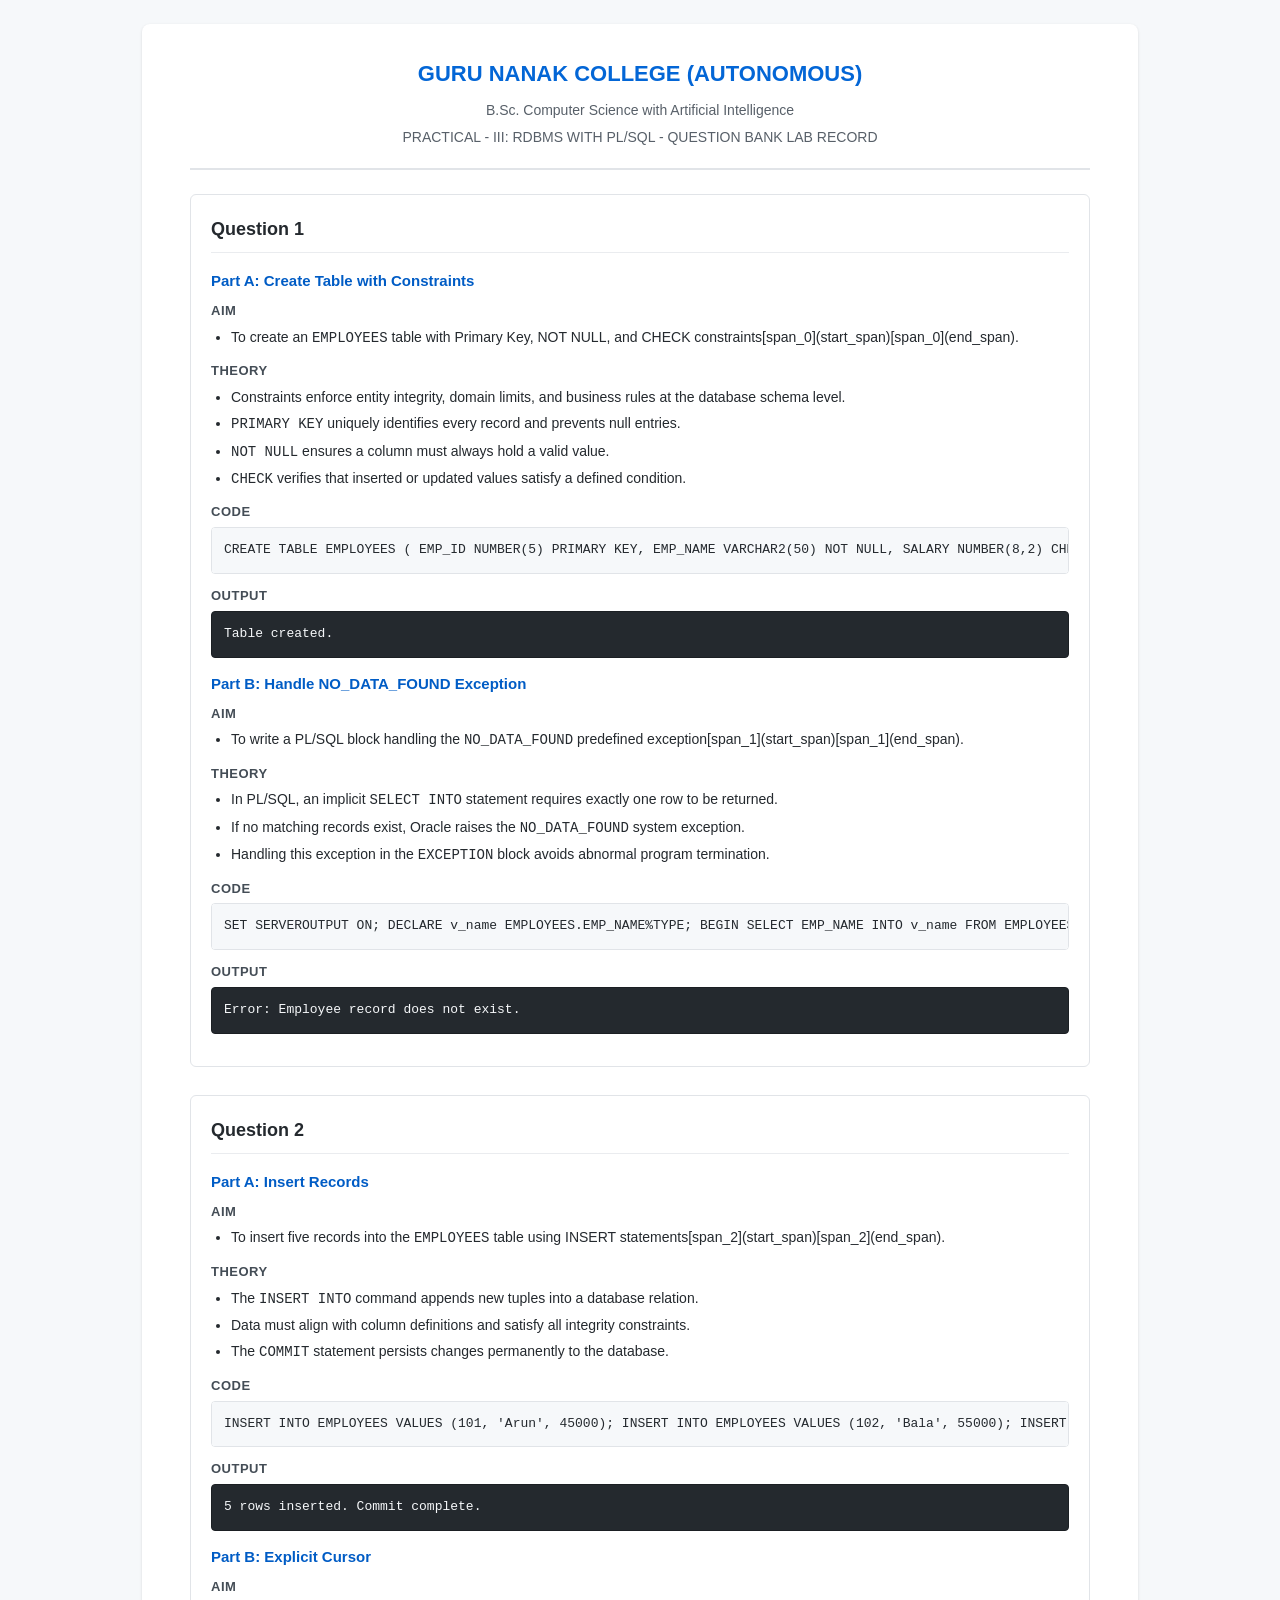
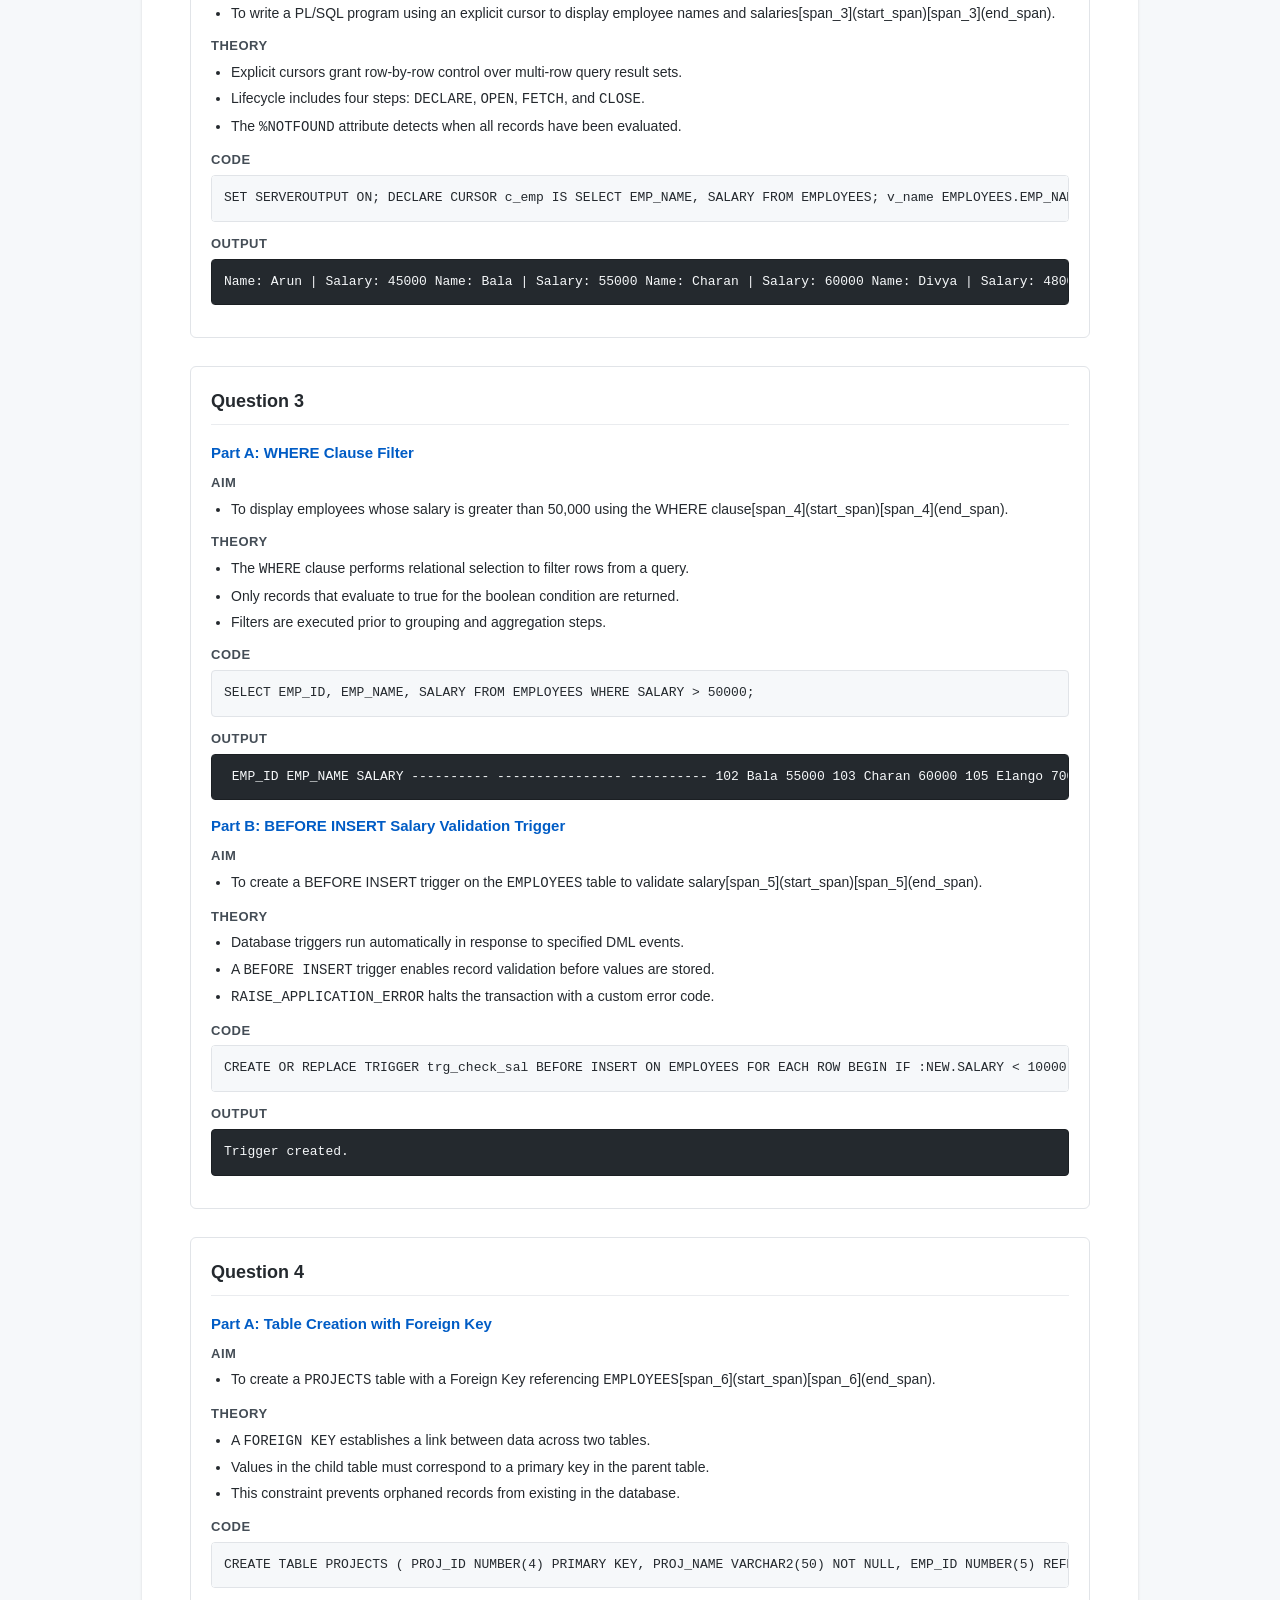
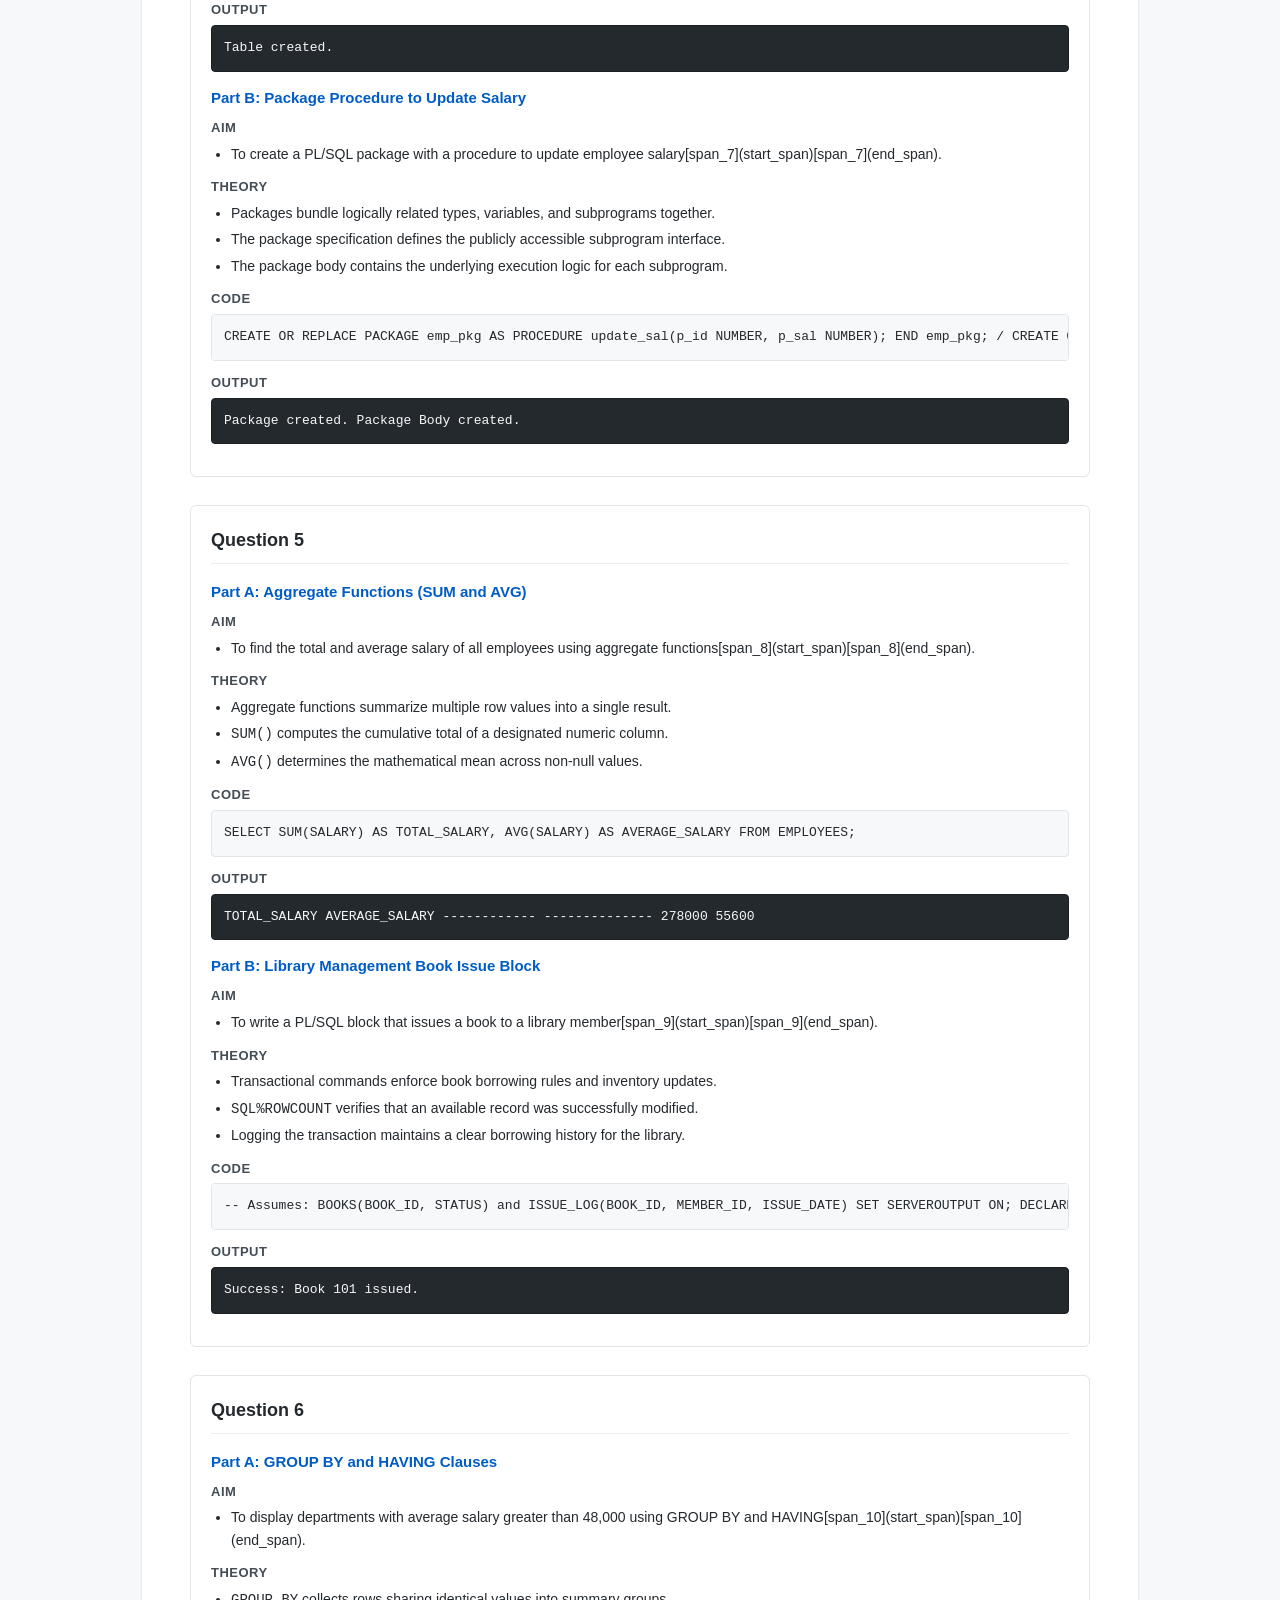
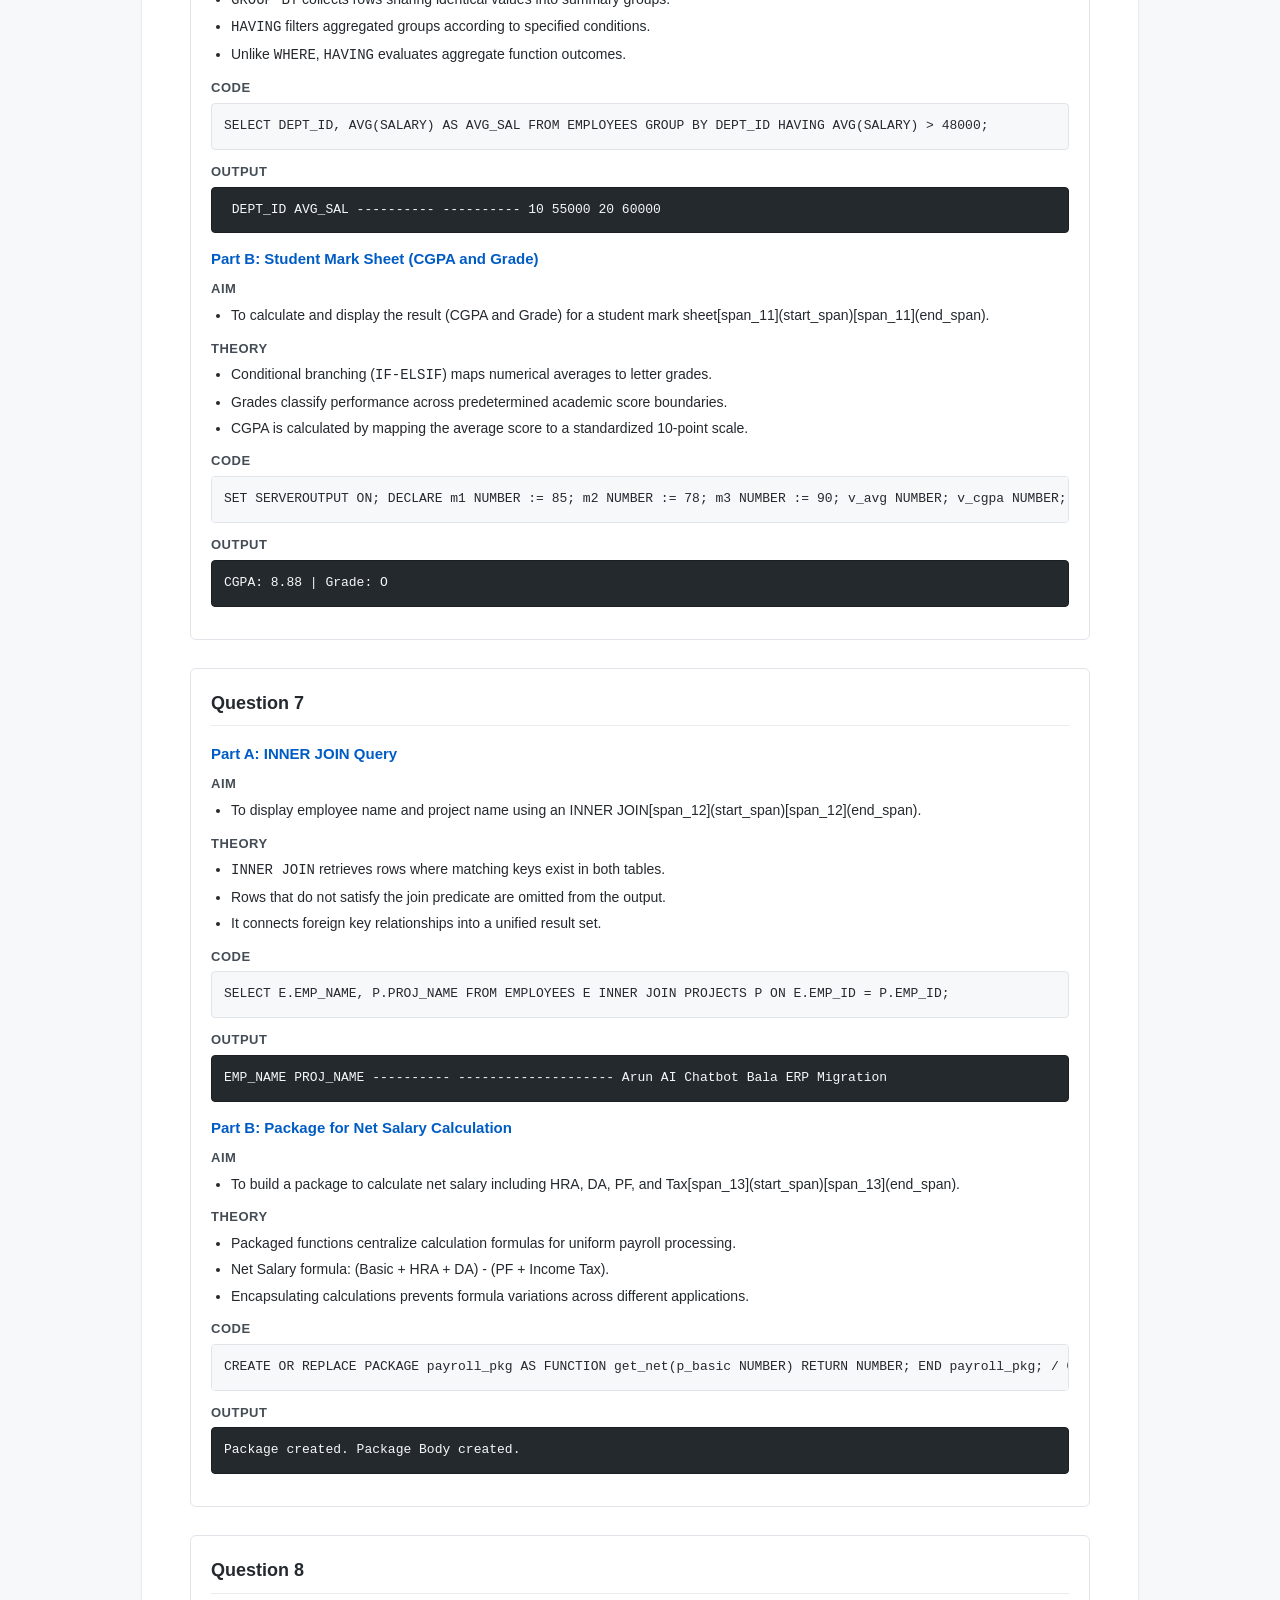
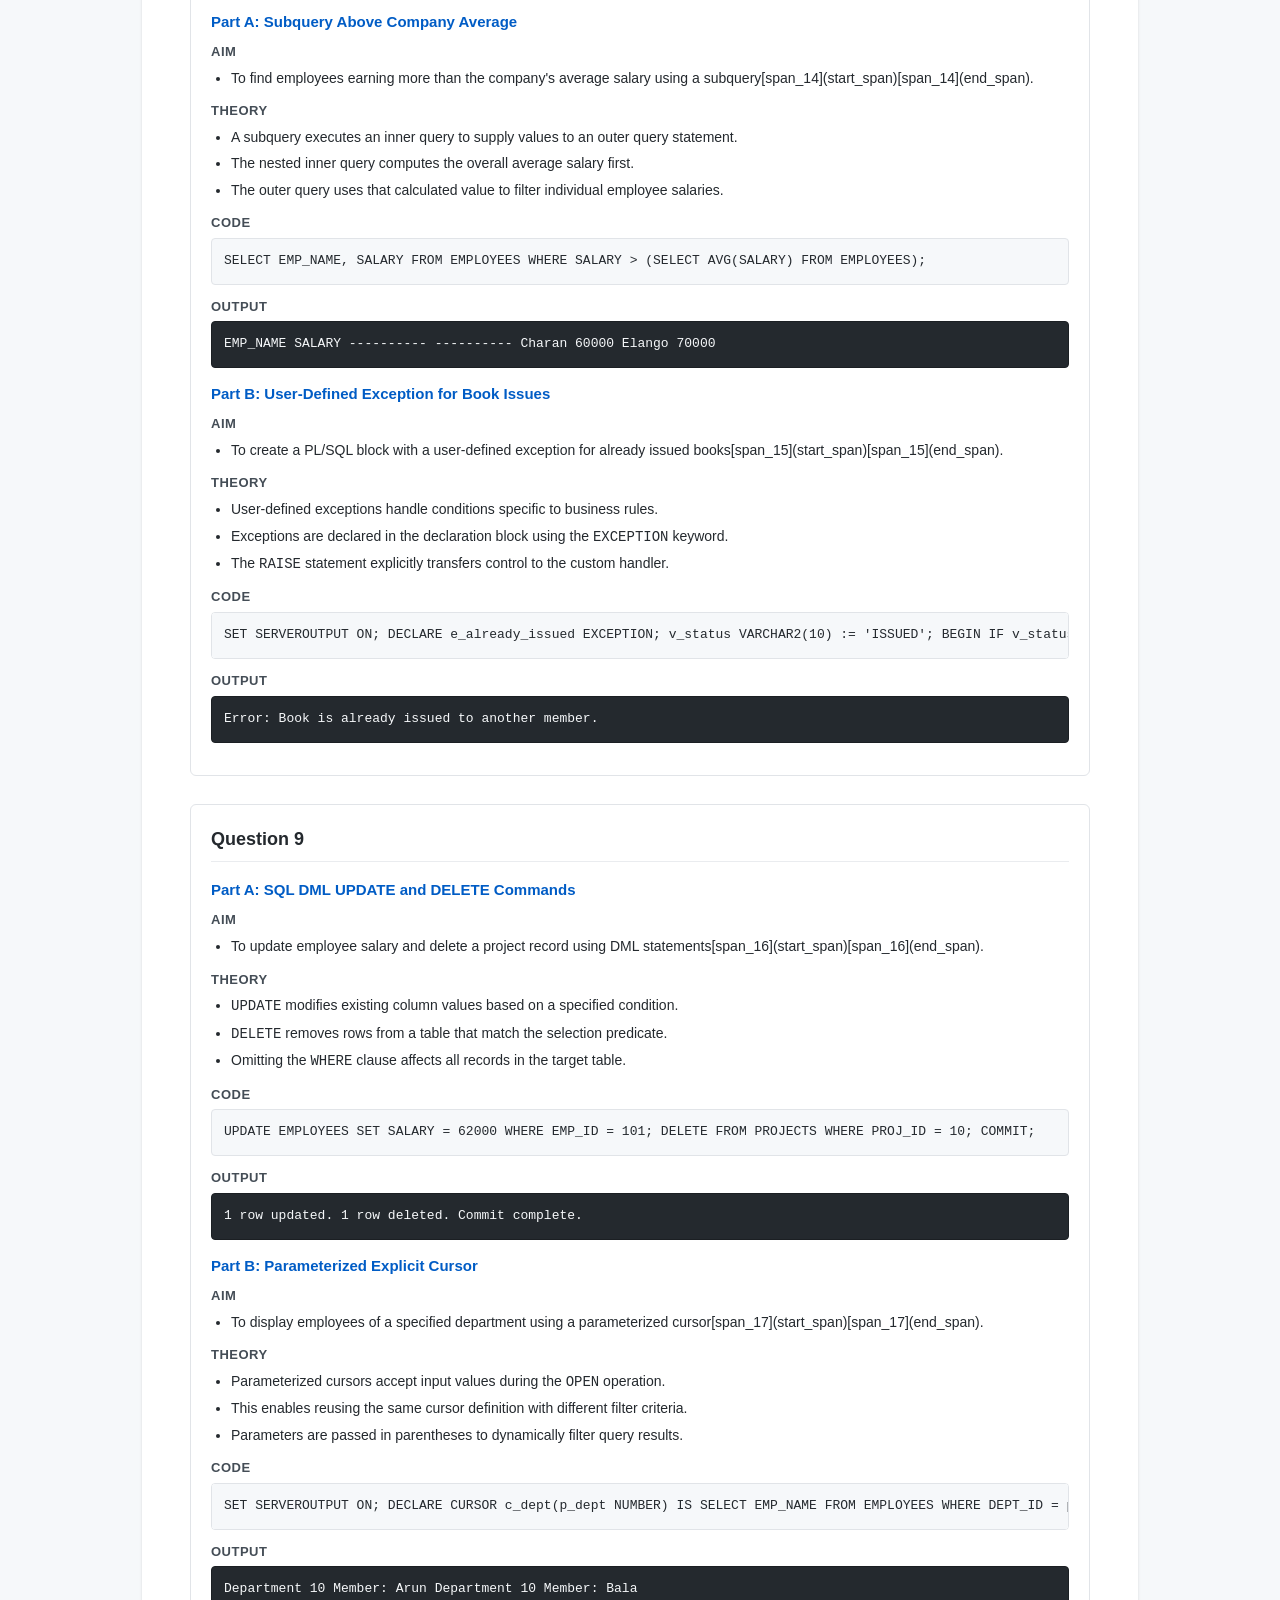
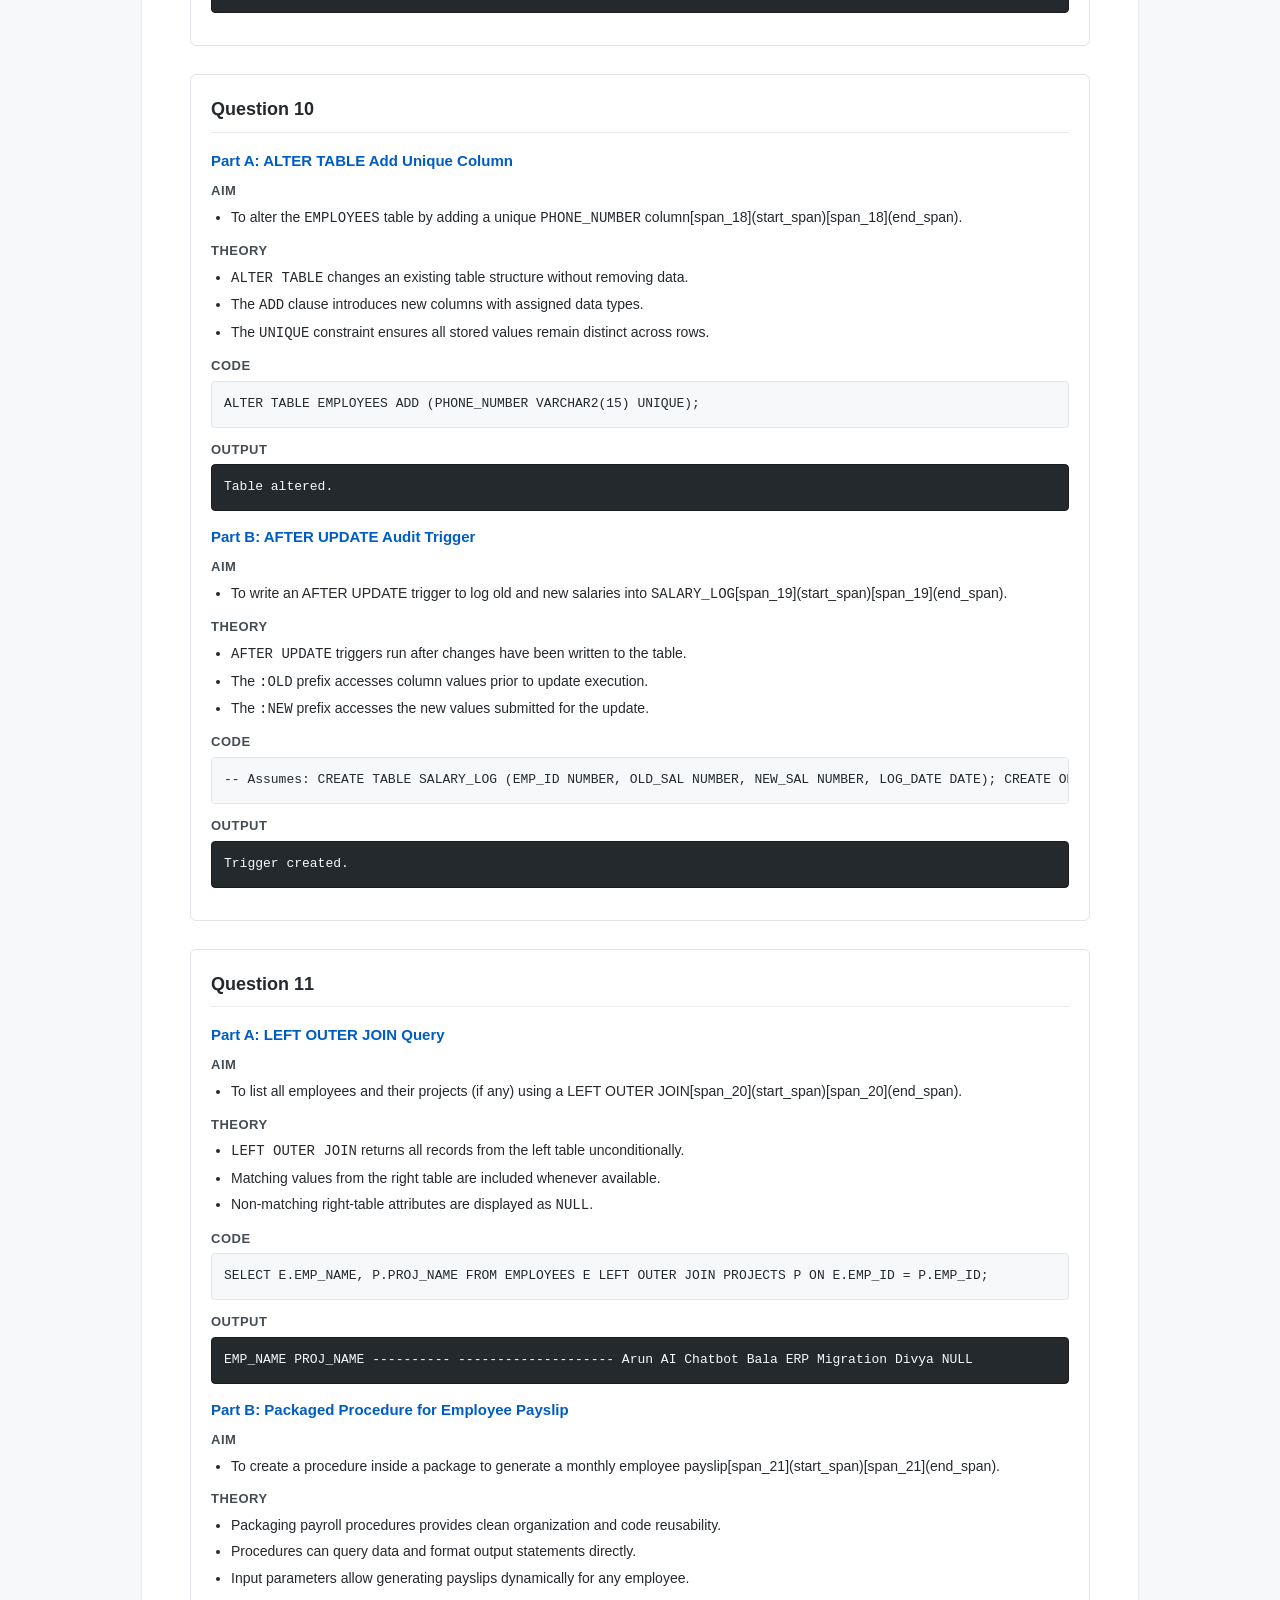
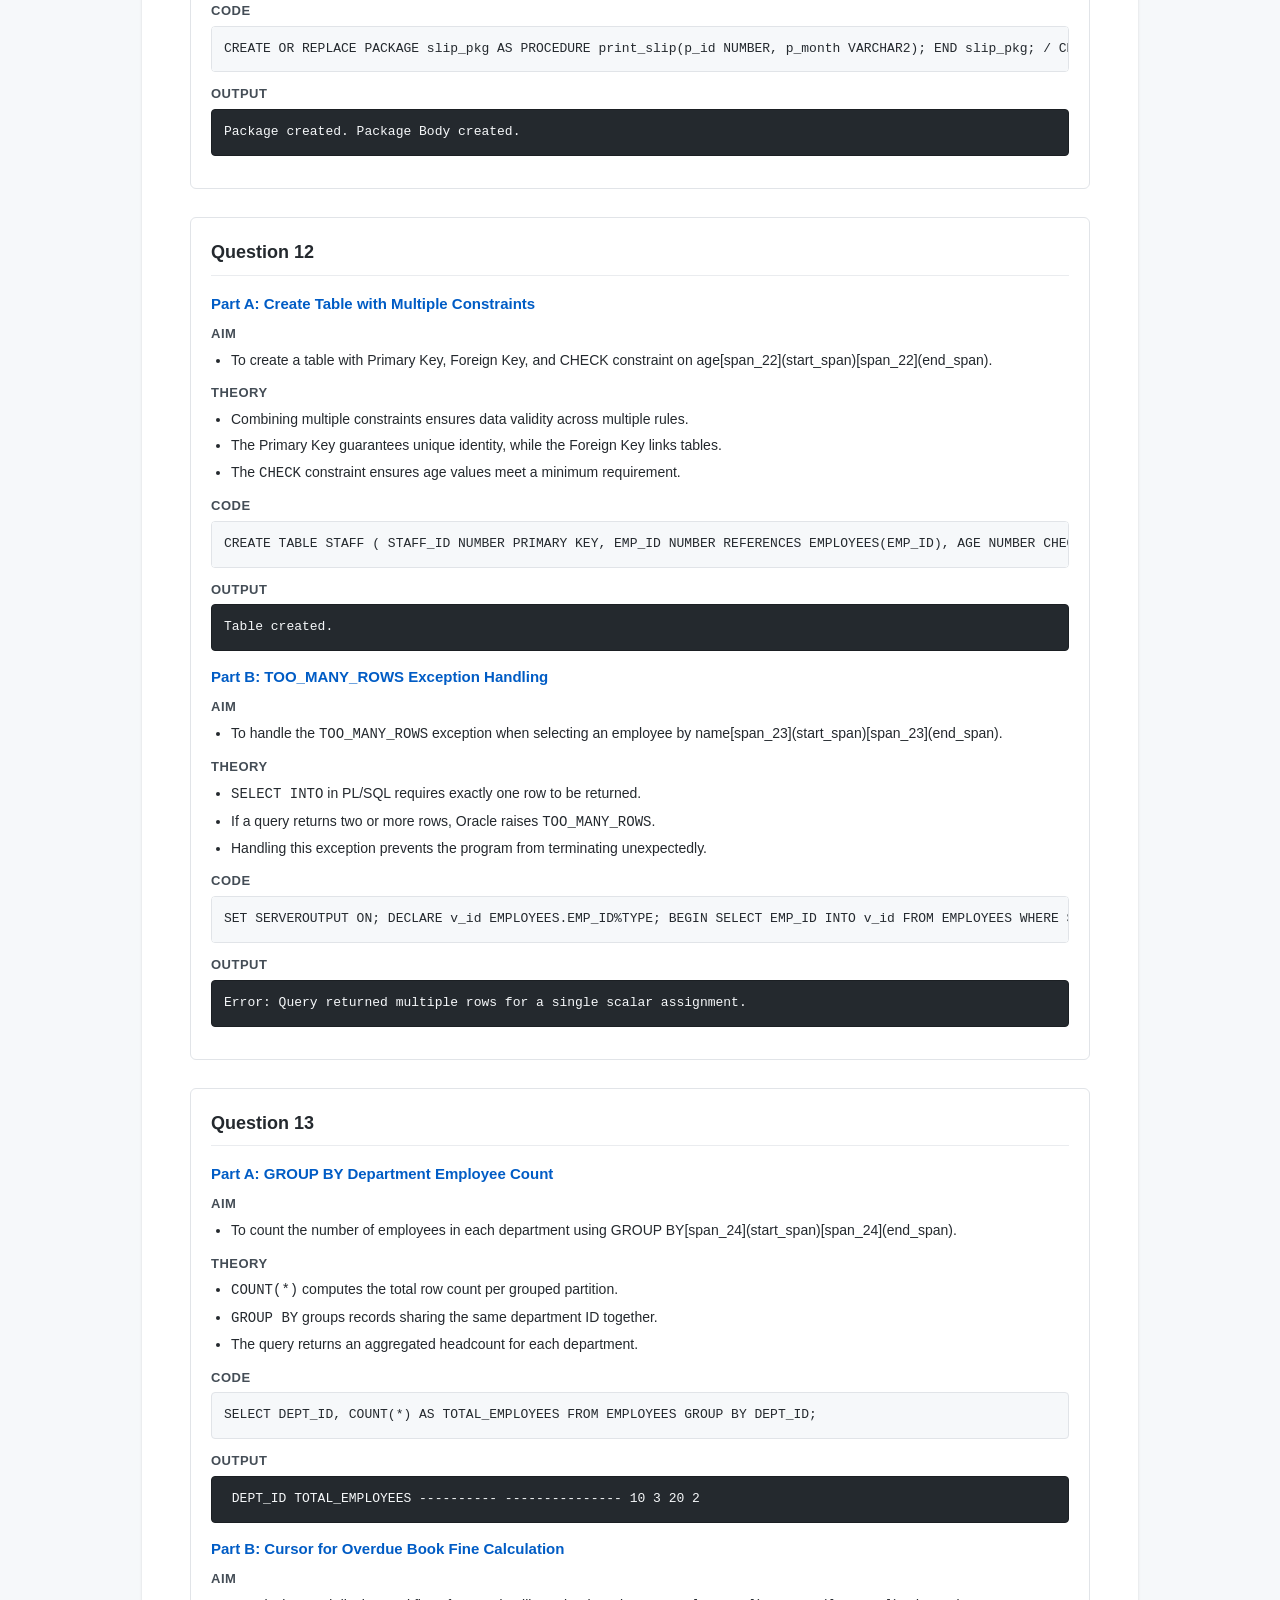
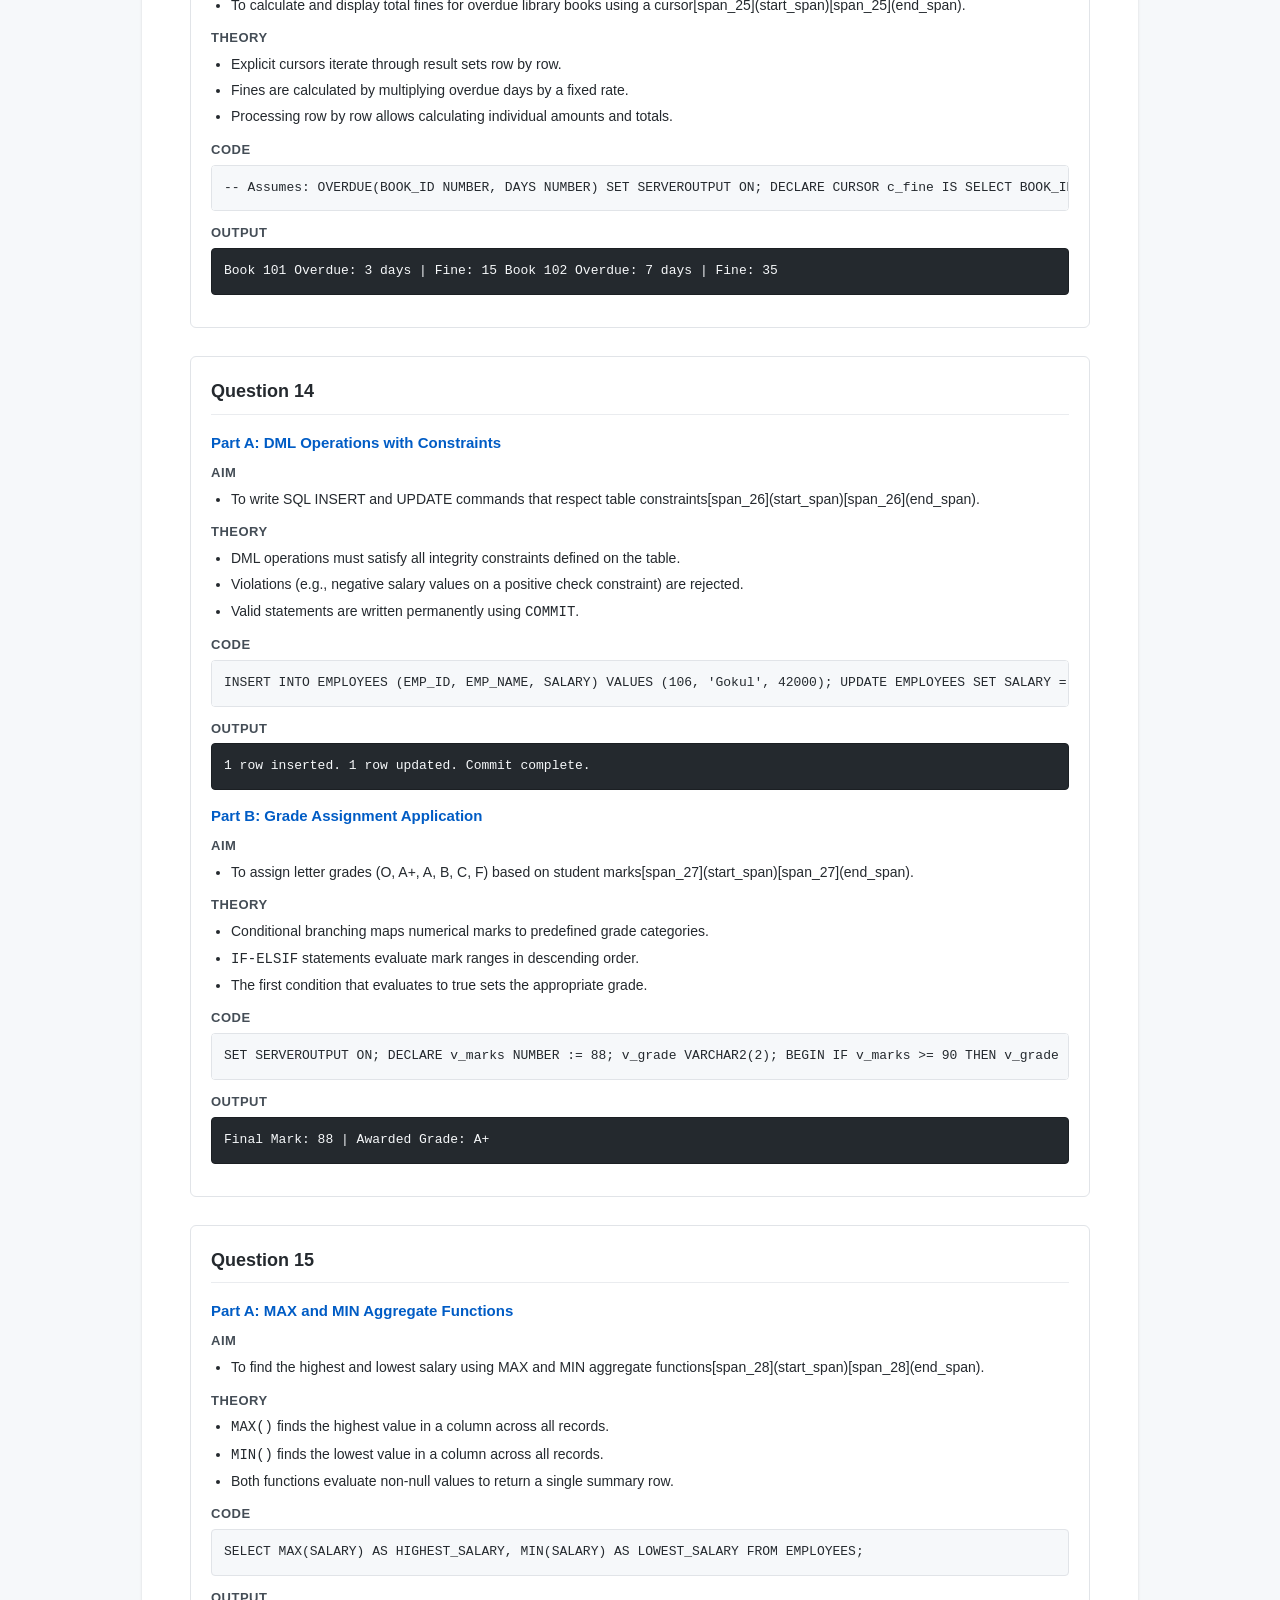
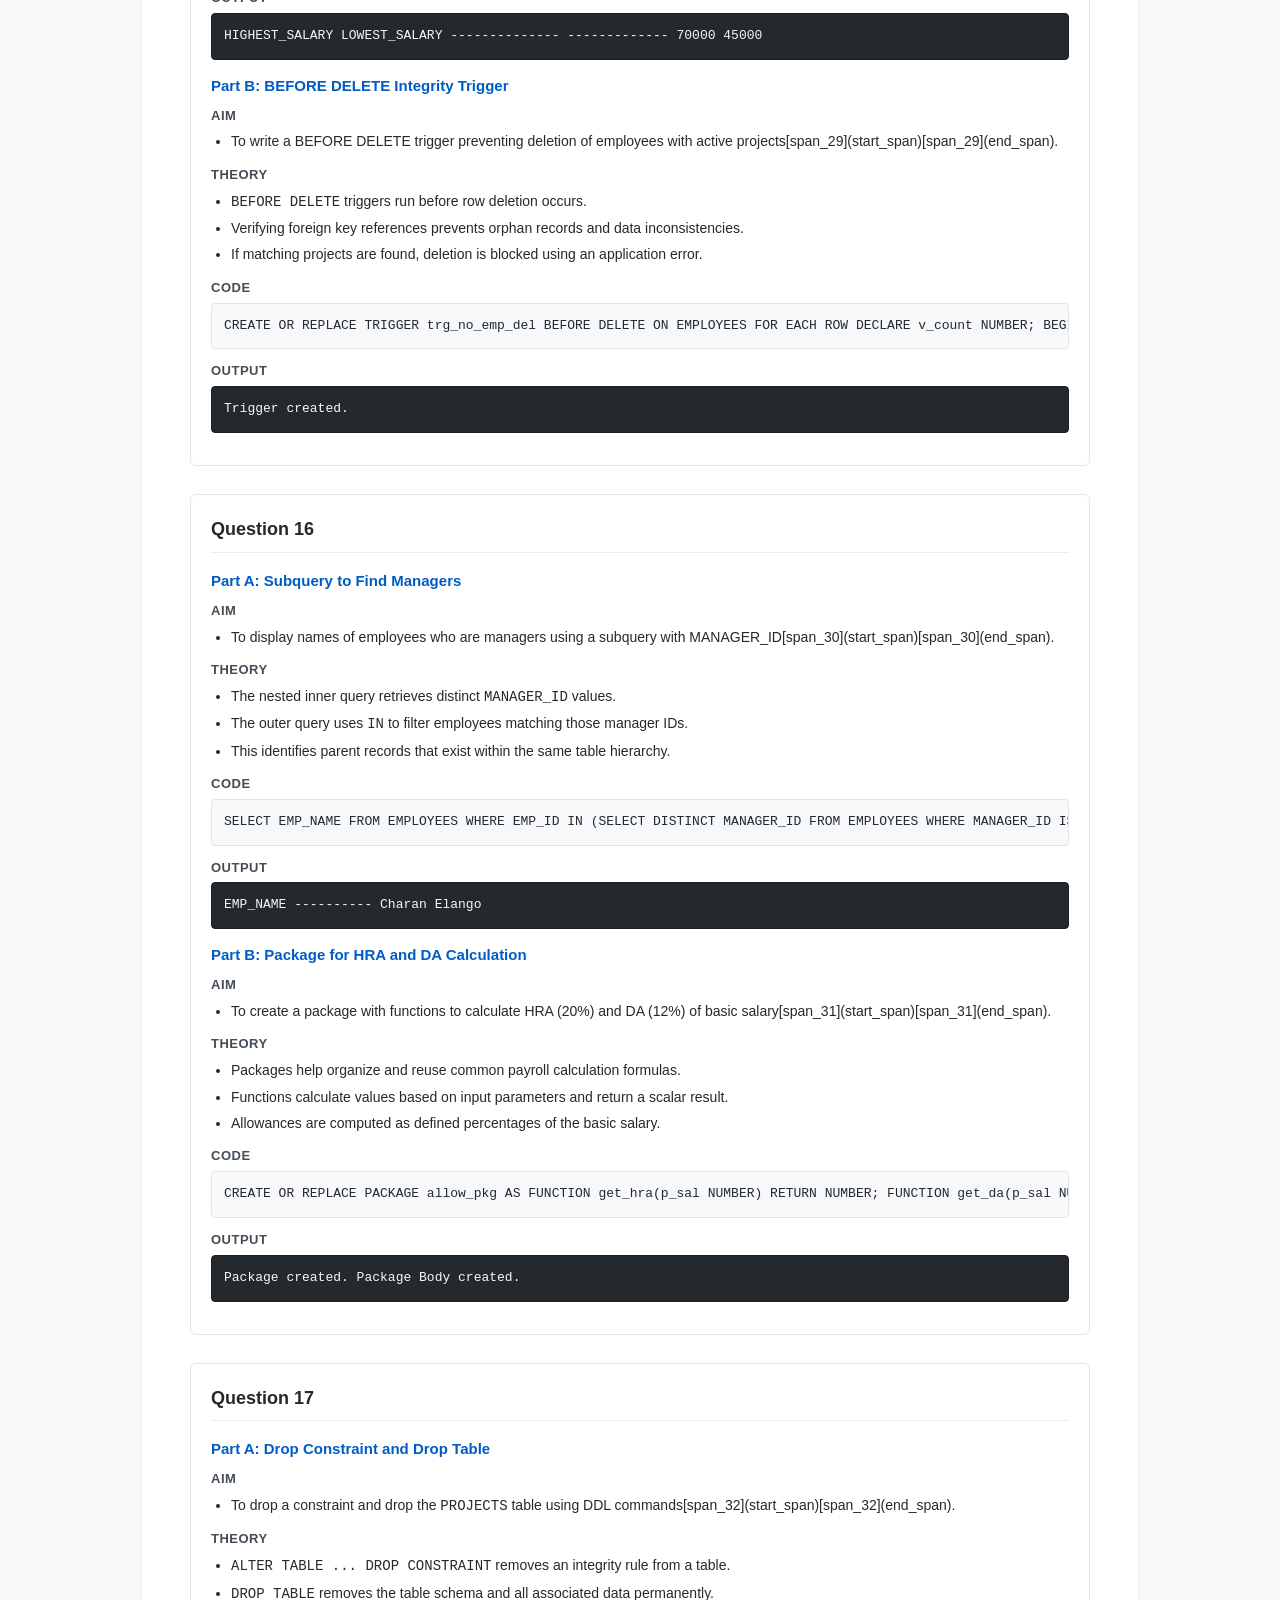
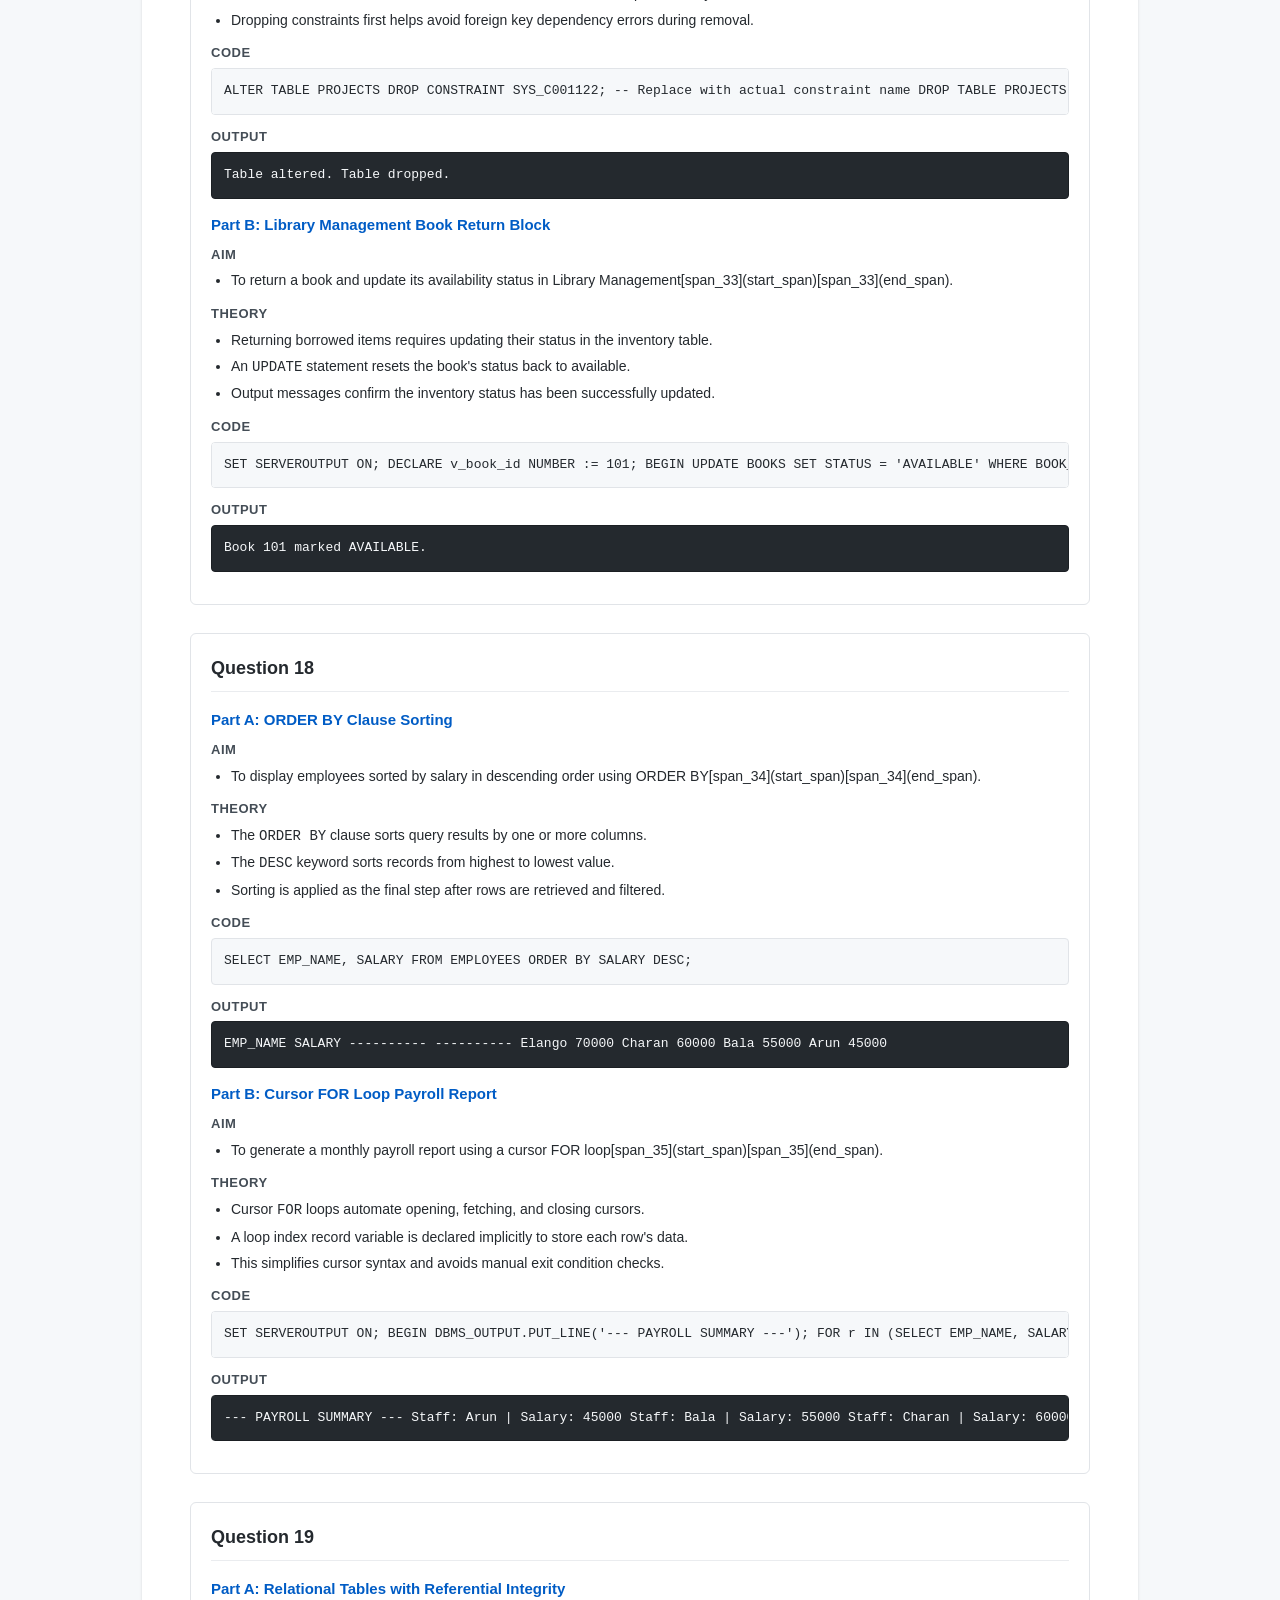
<file: Sathi.html>
<!DOCTYPE html> <html lang="en"> <head> <meta charset="UTF-8"> <title>RDBMS with PL/SQL - Practical Question Bank Solutions</title> <style> body { font-family: -apple-system, BlinkMacSystemFont, "Segoe UI", Roboto, Helvetica, Arial, sans-serif; line-height: 1.6; color: #24292e; background-color: #f6f8fa; margin: 0; padding: 24px; } .container { max-width: 900px; margin: 0 auto; background: #ffffff; padding: 32px 48px; border-radius: 8px; box-shadow: 0 1px 3px rgba(0,0,0,0.12); } header { border-bottom: 2px solid #e1e4e8; padding-bottom: 16px; margin-bottom: 24px; text-align: center; } h1 { font-size: 22px; margin: 0 0 8px; color: #0366d6; } header p { margin: 4px 0; color: #586069; font-size: 14px; } .question-card { border: 1px solid #e1e4e8; border-radius: 6px; margin-bottom: 28px; padding: 20px; background-color: #ffffff; } .question-title { font-size: 18px; font-weight: 700; color: #24292e; margin-top: 0; margin-bottom: 16px; border-bottom: 1px solid #eaecef; padding-bottom: 8px; } .part-title { font-size: 15px; font-weight: 600; color: #005cc5; margin-top: 14px; margin-bottom: 8px; } .section-label { font-weight: 600; color: #444d56; margin-top: 8px; margin-bottom: 4px; font-size: 13px; text-transform: uppercase; letter-spacing: 0.5px; } ul { margin-top: 4px; margin-bottom: 12px; padding-left: 20px; } li { margin-bottom: 4px; font-size: 14px; } pre { background-color: #f6f8fa; border: 1px solid #e1e4e8; border-radius: 4px; padding: 12px; font-family: SFMono-Regular, Consolas, "Liberation Mono", Menlo, monospace; font-size: 13px; overflow-x: auto; margin-top: 4px; margin-bottom: 12px; } .output-pre { background-color: #24292e; color: #f6f8fa; border: 1px solid #1b1f23; } </style> </head> <body> <div class="container"> <header> <h1>GURU NANAK COLLEGE (AUTONOMOUS)</h1> <p>B.Sc. Computer Science with Artificial Intelligence</p> <p>PRACTICAL - III: RDBMS WITH PL/SQL - QUESTION BANK LAB RECORD</p> </header> <!-- Question 1 --> <div class="question-card"> <div class="question-title">Question 1</div> <div class="part-title">Part A: Create Table with Constraints</div> <div class="section-label">Aim</div> <ul> <li>To create an <code>EMPLOYEES</code> table with Primary Key, NOT NULL, and CHECK constraints[span_0](start_span)[span_0](end_span).</li> </ul> <div class="section-label">Theory</div> <ul> <li>Constraints enforce entity integrity, domain limits, and business rules at the database schema level.</li> <li><code>PRIMARY KEY</code> uniquely identifies every record and prevents null entries.</li> <li><code>NOT NULL</code> ensures a column must always hold a valid value.</li> <li><code>CHECK</code> verifies that inserted or updated values satisfy a defined condition.</li> </ul> <div class="section-label">Code</div> <pre><code>CREATE TABLE EMPLOYEES ( EMP_ID NUMBER(5) PRIMARY KEY, EMP_NAME VARCHAR2(50) NOT NULL, SALARY NUMBER(8,2) CHECK (SALARY > 0) );</code></pre> <div class="section-label">Output</div> <pre class="output-pre">Table created.</pre> <div class="part-title">Part B: Handle NO_DATA_FOUND Exception</div> <div class="section-label">Aim</div> <ul> <li>To write a PL/SQL block handling the <code>NO_DATA_FOUND</code> predefined exception[span_1](start_span)[span_1](end_span).</li> </ul> <div class="section-label">Theory</div> <ul> <li>In PL/SQL, an implicit <code>SELECT INTO</code> statement requires exactly one row to be returned.</li> <li>If no matching records exist, Oracle raises the <code>NO_DATA_FOUND</code> system exception.</li> <li>Handling this exception in the <code>EXCEPTION</code> block avoids abnormal program termination.</li> </ul> <div class="section-label">Code</div> <pre><code>SET SERVEROUTPUT ON; DECLARE v_name EMPLOYEES.EMP_NAME%TYPE; BEGIN SELECT EMP_NAME INTO v_name FROM EMPLOYEES WHERE EMP_ID = 999; DBMS_OUTPUT.PUT_LINE('Employee Name: ' || v_name); EXCEPTION WHEN NO_DATA_FOUND THEN DBMS_OUTPUT.PUT_LINE('Error: Employee record does not exist.'); END; /</code></pre> <div class="section-label">Output</div> <pre class="output-pre">Error: Employee record does not exist.</pre> </div> <!-- Question 2 --> <div class="question-card"> <div class="question-title">Question 2</div> <div class="part-title">Part A: Insert Records</div> <div class="section-label">Aim</div> <ul> <li>To insert five records into the <code>EMPLOYEES</code> table using INSERT statements[span_2](start_span)[span_2](end_span).</li> </ul> <div class="section-label">Theory</div> <ul> <li>The <code>INSERT INTO</code> command appends new tuples into a database relation.</li> <li>Data must align with column definitions and satisfy all integrity constraints.</li> <li>The <code>COMMIT</code> statement persists changes permanently to the database.</li> </ul> <div class="section-label">Code</div> <pre><code>INSERT INTO EMPLOYEES VALUES (101, 'Arun', 45000); INSERT INTO EMPLOYEES VALUES (102, 'Bala', 55000); INSERT INTO EMPLOYEES VALUES (103, 'Charan', 60000); INSERT INTO EMPLOYEES VALUES (104, 'Divya', 48000); INSERT INTO EMPLOYEES VALUES (105, 'Elango', 70000); COMMIT;</code></pre> <div class="section-label">Output</div> <pre class="output-pre">5 rows inserted. Commit complete.</pre> <div class="part-title">Part B: Explicit Cursor</div> <div class="section-label">Aim</div> <ul> <li>To write a PL/SQL program using an explicit cursor to display employee names and salaries[span_3](start_span)[span_3](end_span).</li> </ul> <div class="section-label">Theory</div> <ul> <li>Explicit cursors grant row-by-row control over multi-row query result sets.</li> <li>Lifecycle includes four steps: <code>DECLARE</code>, <code>OPEN</code>, <code>FETCH</code>, and <code>CLOSE</code>.</li> <li>The <code>%NOTFOUND</code> attribute detects when all records have been evaluated.</li> </ul> <div class="section-label">Code</div> <pre><code>SET SERVEROUTPUT ON; DECLARE CURSOR c_emp IS SELECT EMP_NAME, SALARY FROM EMPLOYEES; v_name EMPLOYEES.EMP_NAME%TYPE; v_sal EMPLOYEES.SALARY%TYPE; BEGIN OPEN c_emp; LOOP FETCH c_emp INTO v_name, v_sal; EXIT WHEN c_emp%NOTFOUND; DBMS_OUTPUT.PUT_LINE('Name: ' || v_name || ' | Salary: ' || v_sal); END LOOP; CLOSE c_emp; END; /</code></pre> <div class="section-label">Output</div> <pre class="output-pre">Name: Arun | Salary: 45000 Name: Bala | Salary: 55000 Name: Charan | Salary: 60000 Name: Divya | Salary: 48000 Name: Elango | Salary: 70000</pre> </div> <!-- Question 3 --> <div class="question-card"> <div class="question-title">Question 3</div> <div class="part-title">Part A: WHERE Clause Filter</div> <div class="section-label">Aim</div> <ul> <li>To display employees whose salary is greater than 50,000 using the WHERE clause[span_4](start_span)[span_4](end_span).</li> </ul> <div class="section-label">Theory</div> <ul> <li>The <code>WHERE</code> clause performs relational selection to filter rows from a query.</li> <li>Only records that evaluate to true for the boolean condition are returned.</li> <li>Filters are executed prior to grouping and aggregation steps.</li> </ul> <div class="section-label">Code</div> <pre><code>SELECT EMP_ID, EMP_NAME, SALARY FROM EMPLOYEES WHERE SALARY > 50000;</code></pre> <div class="section-label">Output</div> <pre class="output-pre"> EMP_ID EMP_NAME SALARY ---------- ---------------- ---------- 102 Bala 55000 103 Charan 60000 105 Elango 70000</pre> <div class="part-title">Part B: BEFORE INSERT Salary Validation Trigger</div> <div class="section-label">Aim</div> <ul> <li>To create a BEFORE INSERT trigger on the <code>EMPLOYEES</code> table to validate salary[span_5](start_span)[span_5](end_span).</li> </ul> <div class="section-label">Theory</div> <ul> <li>Database triggers run automatically in response to specified DML events.</li> <li>A <code>BEFORE INSERT</code> trigger enables record validation before values are stored.</li> <li><code>RAISE_APPLICATION_ERROR</code> halts the transaction with a custom error code.</li> </ul> <div class="section-label">Code</div> <pre><code>CREATE OR REPLACE TRIGGER trg_check_sal BEFORE INSERT ON EMPLOYEES FOR EACH ROW BEGIN IF :NEW.SALARY < 10000 THEN RAISE_APPLICATION_ERROR(-20001, 'Salary must be at least 10,000.'); END IF; END; /</code></pre> <div class="section-label">Output</div> <pre class="output-pre">Trigger created.</pre> </div> <!-- Question 4 --> <div class="question-card"> <div class="question-title">Question 4</div> <div class="part-title">Part A: Table Creation with Foreign Key</div> <div class="section-label">Aim</div> <ul> <li>To create a <code>PROJECTS</code> table with a Foreign Key referencing <code>EMPLOYEES</code>[span_6](start_span)[span_6](end_span).</li> </ul> <div class="section-label">Theory</div> <ul> <li>A <code>FOREIGN KEY</code> establishes a link between data across two tables.</li> <li>Values in the child table must correspond to a primary key in the parent table.</li> <li>This constraint prevents orphaned records from existing in the database.</li> </ul> <div class="section-label">Code</div> <pre><code>CREATE TABLE PROJECTS ( PROJ_ID NUMBER(4) PRIMARY KEY, PROJ_NAME VARCHAR2(50) NOT NULL, EMP_ID NUMBER(5) REFERENCES EMPLOYEES(EMP_ID) );</code></pre> <div class="section-label">Output</div> <pre class="output-pre">Table created.</pre> <div class="part-title">Part B: Package Procedure to Update Salary</div> <div class="section-label">Aim</div> <ul> <li>To create a PL/SQL package with a procedure to update employee salary[span_7](start_span)[span_7](end_span).</li> </ul> <div class="section-label">Theory</div> <ul> <li>Packages bundle logically related types, variables, and subprograms together.</li> <li>The package specification defines the publicly accessible subprogram interface.</li> <li>The package body contains the underlying execution logic for each subprogram.</li> </ul> <div class="section-label">Code</div> <pre><code>CREATE OR REPLACE PACKAGE emp_pkg AS PROCEDURE update_sal(p_id NUMBER, p_sal NUMBER); END emp_pkg; / CREATE OR REPLACE PACKAGE BODY emp_pkg AS PROCEDURE update_sal(p_id NUMBER, p_sal NUMBER) IS BEGIN UPDATE EMPLOYEES SET SALARY = p_sal WHERE EMP_ID = p_id; END update_sal; END emp_pkg; /</code></pre> <div class="section-label">Output</div> <pre class="output-pre">Package created. Package Body created.</pre> </div> <!-- Question 5 --> <div class="question-card"> <div class="question-title">Question 5</div> <div class="part-title">Part A: Aggregate Functions (SUM and AVG)</div> <div class="section-label">Aim</div> <ul> <li>To find the total and average salary of all employees using aggregate functions[span_8](start_span)[span_8](end_span).</li> </ul> <div class="section-label">Theory</div> <ul> <li>Aggregate functions summarize multiple row values into a single result.</li> <li><code>SUM()</code> computes the cumulative total of a designated numeric column.</li> <li><code>AVG()</code> determines the mathematical mean across non-null values.</li> </ul> <div class="section-label">Code</div> <pre><code>SELECT SUM(SALARY) AS TOTAL_SALARY, AVG(SALARY) AS AVERAGE_SALARY FROM EMPLOYEES;</code></pre> <div class="section-label">Output</div> <pre class="output-pre">TOTAL_SALARY AVERAGE_SALARY ------------ -------------- 278000 55600</pre> <div class="part-title">Part B: Library Management Book Issue Block</div> <div class="section-label">Aim</div> <ul> <li>To write a PL/SQL block that issues a book to a library member[span_9](start_span)[span_9](end_span).</li> </ul> <div class="section-label">Theory</div> <ul> <li>Transactional commands enforce book borrowing rules and inventory updates.</li> <li><code>SQL%ROWCOUNT</code> verifies that an available record was successfully modified.</li> <li>Logging the transaction maintains a clear borrowing history for the library.</li> </ul> <div class="section-label">Code</div> <pre><code>-- Assumes: BOOKS(BOOK_ID, STATUS) and ISSUE_LOG(BOOK_ID, MEMBER_ID, ISSUE_DATE) SET SERVEROUTPUT ON; DECLARE v_book_id NUMBER := 101; v_mem_id NUMBER := 501; BEGIN UPDATE BOOKS SET STATUS = 'ISSUED' WHERE BOOK_ID = v_book_id AND STATUS = 'AVAILABLE'; IF SQL%ROWCOUNT > 0 THEN INSERT INTO ISSUE_LOG VALUES (v_book_id, v_mem_id, SYSDATE); DBMS_OUTPUT.PUT_LINE('Success: Book ' || v_book_id || ' issued.'); ELSE DBMS_OUTPUT.PUT_LINE('Notice: Book is already issued or does not exist.'); END IF; END; /</code></pre> <div class="section-label">Output</div> <pre class="output-pre">Success: Book 101 issued.</pre> </div> <!-- Question 6 --> <div class="question-card"> <div class="question-title">Question 6</div> <div class="part-title">Part A: GROUP BY and HAVING Clauses</div> <div class="section-label">Aim</div> <ul> <li>To display departments with average salary greater than 48,000 using GROUP BY and HAVING[span_10](start_span)[span_10](end_span).</li> </ul> <div class="section-label">Theory</div> <ul> <li><code>GROUP BY</code> collects rows sharing identical values into summary groups.</li> <li><code>HAVING</code> filters aggregated groups according to specified conditions.</li> <li>Unlike <code>WHERE</code>, <code>HAVING</code> evaluates aggregate function outcomes.</li> </ul> <div class="section-label">Code</div> <pre><code>SELECT DEPT_ID, AVG(SALARY) AS AVG_SAL FROM EMPLOYEES GROUP BY DEPT_ID HAVING AVG(SALARY) > 48000;</code></pre> <div class="section-label">Output</div> <pre class="output-pre"> DEPT_ID AVG_SAL ---------- ---------- 10 55000 20 60000</pre> <div class="part-title">Part B: Student Mark Sheet (CGPA and Grade)</div> <div class="section-label">Aim</div> <ul> <li>To calculate and display the result (CGPA and Grade) for a student mark sheet[span_11](start_span)[span_11](end_span).</li> </ul> <div class="section-label">Theory</div> <ul> <li>Conditional branching (<code>IF-ELSIF</code>) maps numerical averages to letter grades.</li> <li>Grades classify performance across predetermined academic score boundaries.</li> <li>CGPA is calculated by mapping the average score to a standardized 10-point scale.</li> </ul> <div class="section-label">Code</div> <pre><code>SET SERVEROUTPUT ON; DECLARE m1 NUMBER := 85; m2 NUMBER := 78; m3 NUMBER := 90; v_avg NUMBER; v_cgpa NUMBER; v_grade CHAR(2); BEGIN v_avg := (m1 + m2 + m3) / 3; v_cgpa := v_avg / 9.5; IF v_avg >= 85 THEN v_grade := 'O'; ELSIF v_avg >= 70 THEN v_grade := 'A'; ELSE v_grade := 'B'; END IF; DBMS_OUTPUT.PUT_LINE('CGPA: ' || ROUND(v_cgpa, 2) || ' | Grade: ' || v_grade); END; /</code></pre> <div class="section-label">Output</div> <pre class="output-pre">CGPA: 8.88 | Grade: O</pre> </div> <!-- Question 7 --> <div class="question-card"> <div class="question-title">Question 7</div> <div class="part-title">Part A: INNER JOIN Query</div> <div class="section-label">Aim</div> <ul> <li>To display employee name and project name using an INNER JOIN[span_12](start_span)[span_12](end_span).</li> </ul> <div class="section-label">Theory</div> <ul> <li><code>INNER JOIN</code> retrieves rows where matching keys exist in both tables.</li> <li>Rows that do not satisfy the join predicate are omitted from the output.</li> <li>It connects foreign key relationships into a unified result set.</li> </ul> <div class="section-label">Code</div> <pre><code>SELECT E.EMP_NAME, P.PROJ_NAME FROM EMPLOYEES E INNER JOIN PROJECTS P ON E.EMP_ID = P.EMP_ID;</code></pre> <div class="section-label">Output</div> <pre class="output-pre">EMP_NAME PROJ_NAME ---------- -------------------- Arun AI Chatbot Bala ERP Migration</pre> <div class="part-title">Part B: Package for Net Salary Calculation</div> <div class="section-label">Aim</div> <ul> <li>To build a package to calculate net salary including HRA, DA, PF, and Tax[span_13](start_span)[span_13](end_span).</li> </ul> <div class="section-label">Theory</div> <ul> <li>Packaged functions centralize calculation formulas for uniform payroll processing.</li> <li>Net Salary formula: (Basic + HRA + DA) - (PF + Income Tax).</li> <li>Encapsulating calculations prevents formula variations across different applications.</li> </ul> <div class="section-label">Code</div> <pre><code>CREATE OR REPLACE PACKAGE payroll_pkg AS FUNCTION get_net(p_basic NUMBER) RETURN NUMBER; END payroll_pkg; / CREATE OR REPLACE PACKAGE BODY payroll_pkg AS FUNCTION get_net(p_basic NUMBER) RETURN NUMBER IS BEGIN RETURN (p_basic + (p_basic * 0.20) + (p_basic * 0.12)) - ((p_basic * 0.08) + (p_basic * 0.05)); END get_net; END payroll_pkg; /</code></pre> <div class="section-label">Output</div> <pre class="output-pre">Package created. Package Body created.</pre> </div> <!-- Question 8 --> <div class="question-card"> <div class="question-title">Question 8</div> <div class="part-title">Part A: Subquery Above Company Average</div> <div class="section-label">Aim</div> <ul> <li>To find employees earning more than the company's average salary using a subquery[span_14](start_span)[span_14](end_span).</li> </ul> <div class="section-label">Theory</div> <ul> <li>A subquery executes an inner query to supply values to an outer query statement.</li> <li>The nested inner query computes the overall average salary first.</li> <li>The outer query uses that calculated value to filter individual employee salaries.</li> </ul> <div class="section-label">Code</div> <pre><code>SELECT EMP_NAME, SALARY FROM EMPLOYEES WHERE SALARY > (SELECT AVG(SALARY) FROM EMPLOYEES);</code></pre> <div class="section-label">Output</div> <pre class="output-pre">EMP_NAME SALARY ---------- ---------- Charan 60000 Elango 70000</pre> <div class="part-title">Part B: User-Defined Exception for Book Issues</div> <div class="section-label">Aim</div> <ul> <li>To create a PL/SQL block with a user-defined exception for already issued books[span_15](start_span)[span_15](end_span).</li> </ul> <div class="section-label">Theory</div> <ul> <li>User-defined exceptions handle conditions specific to business rules.</li> <li>Exceptions are declared in the declaration block using the <code>EXCEPTION</code> keyword.</li> <li>The <code>RAISE</code> statement explicitly transfers control to the custom handler.</li> </ul> <div class="section-label">Code</div> <pre><code>SET SERVEROUTPUT ON; DECLARE e_already_issued EXCEPTION; v_status VARCHAR2(10) := 'ISSUED'; BEGIN IF v_status = 'ISSUED' THEN RAISE e_already_issued; END IF; EXCEPTION WHEN e_already_issued THEN DBMS_OUTPUT.PUT_LINE('Error: Book is already issued to another member.'); END; /</code></pre> <div class="section-label">Output</div> <pre class="output-pre">Error: Book is already issued to another member.</pre> </div> <!-- Question 9 --> <div class="question-card"> <div class="question-title">Question 9</div> <div class="part-title">Part A: SQL DML UPDATE and DELETE Commands</div> <div class="section-label">Aim</div> <ul> <li>To update employee salary and delete a project record using DML statements[span_16](start_span)[span_16](end_span).</li> </ul> <div class="section-label">Theory</div> <ul> <li><code>UPDATE</code> modifies existing column values based on a specified condition.</li> <li><code>DELETE</code> removes rows from a table that match the selection predicate.</li> <li>Omitting the <code>WHERE</code> clause affects all records in the target table.</li> </ul> <div class="section-label">Code</div> <pre><code>UPDATE EMPLOYEES SET SALARY = 62000 WHERE EMP_ID = 101; DELETE FROM PROJECTS WHERE PROJ_ID = 10; COMMIT;</code></pre> <div class="section-label">Output</div> <pre class="output-pre">1 row updated. 1 row deleted. Commit complete.</pre> <div class="part-title">Part B: Parameterized Explicit Cursor</div> <div class="section-label">Aim</div> <ul> <li>To display employees of a specified department using a parameterized cursor[span_17](start_span)[span_17](end_span).</li> </ul> <div class="section-label">Theory</div> <ul> <li>Parameterized cursors accept input values during the <code>OPEN</code> operation.</li> <li>This enables reusing the same cursor definition with different filter criteria.</li> <li>Parameters are passed in parentheses to dynamically filter query results.</li> </ul> <div class="section-label">Code</div> <pre><code>SET SERVEROUTPUT ON; DECLARE CURSOR c_dept(p_dept NUMBER) IS SELECT EMP_NAME FROM EMPLOYEES WHERE DEPT_ID = p_dept; v_name EMPLOYEES.EMP_NAME%TYPE; BEGIN OPEN c_dept(10); LOOP FETCH c_dept INTO v_name; EXIT WHEN c_dept%NOTFOUND; DBMS_OUTPUT.PUT_LINE('Department 10 Member: ' || v_name); END LOOP; CLOSE c_dept; END; /</code></pre> <div class="section-label">Output</div> <pre class="output-pre">Department 10 Member: Arun Department 10 Member: Bala</pre> </div> <!-- Question 10 --> <div class="question-card"> <div class="question-title">Question 10</div> <div class="part-title">Part A: ALTER TABLE Add Unique Column</div> <div class="section-label">Aim</div> <ul> <li>To alter the <code>EMPLOYEES</code> table by adding a unique <code>PHONE_NUMBER</code> column[span_18](start_span)[span_18](end_span).</li> </ul> <div class="section-label">Theory</div> <ul> <li><code>ALTER TABLE</code> changes an existing table structure without removing data.</li> <li>The <code>ADD</code> clause introduces new columns with assigned data types.</li> <li>The <code>UNIQUE</code> constraint ensures all stored values remain distinct across rows.</li> </ul> <div class="section-label">Code</div> <pre><code>ALTER TABLE EMPLOYEES ADD (PHONE_NUMBER VARCHAR2(15) UNIQUE);</code></pre> <div class="section-label">Output</div> <pre class="output-pre">Table altered.</pre> <div class="part-title">Part B: AFTER UPDATE Audit Trigger</div> <div class="section-label">Aim</div> <ul> <li>To write an AFTER UPDATE trigger to log old and new salaries into <code>SALARY_LOG</code>[span_19](start_span)[span_19](end_span).</li> </ul> <div class="section-label">Theory</div> <ul> <li><code>AFTER UPDATE</code> triggers run after changes have been written to the table.</li> <li>The <code>:OLD</code> prefix accesses column values prior to update execution.</li> <li>The <code>:NEW</code> prefix accesses the new values submitted for the update.</li> </ul> <div class="section-label">Code</div> <pre><code>-- Assumes: CREATE TABLE SALARY_LOG (EMP_ID NUMBER, OLD_SAL NUMBER, NEW_SAL NUMBER, LOG_DATE DATE); CREATE OR REPLACE TRIGGER trg_sal_audit AFTER UPDATE OF SALARY ON EMPLOYEES FOR EACH ROW BEGIN INSERT INTO SALARY_LOG VALUES (:OLD.EMP_ID, :OLD.SALARY, :NEW.SALARY, SYSDATE); END; /</code></pre> <div class="section-label">Output</div> <pre class="output-pre">Trigger created.</pre> </div> <!-- Question 11 --> <div class="question-card"> <div class="question-title">Question 11</div> <div class="part-title">Part A: LEFT OUTER JOIN Query</div> <div class="section-label">Aim</div> <ul> <li>To list all employees and their projects (if any) using a LEFT OUTER JOIN[span_20](start_span)[span_20](end_span).</li> </ul> <div class="section-label">Theory</div> <ul> <li><code>LEFT OUTER JOIN</code> returns all records from the left table unconditionally.</li> <li>Matching values from the right table are included whenever available.</li> <li>Non-matching right-table attributes are displayed as <code>NULL</code>.</li> </ul> <div class="section-label">Code</div> <pre><code>SELECT E.EMP_NAME, P.PROJ_NAME FROM EMPLOYEES E LEFT OUTER JOIN PROJECTS P ON E.EMP_ID = P.EMP_ID;</code></pre> <div class="section-label">Output</div> <pre class="output-pre">EMP_NAME PROJ_NAME ---------- -------------------- Arun AI Chatbot Bala ERP Migration Divya NULL</pre> <div class="part-title">Part B: Packaged Procedure for Employee Payslip</div> <div class="section-label">Aim</div> <ul> <li>To create a procedure inside a package to generate a monthly employee payslip[span_21](start_span)[span_21](end_span).</li> </ul> <div class="section-label">Theory</div> <ul> <li>Packaging payroll procedures provides clean organization and code reusability.</li> <li>Procedures can query data and format output statements directly.</li> <li>Input parameters allow generating payslips dynamically for any employee.</li> </ul> <div class="section-label">Code</div> <pre><code>CREATE OR REPLACE PACKAGE slip_pkg AS PROCEDURE print_slip(p_id NUMBER, p_month VARCHAR2); END slip_pkg; / CREATE OR REPLACE PACKAGE BODY slip_pkg AS PROCEDURE print_slip(p_id NUMBER, p_month VARCHAR2) IS v_name EMPLOYEES.EMP_NAME%TYPE; v_sal EMPLOYEES.SALARY%TYPE; BEGIN SELECT EMP_NAME, SALARY INTO v_name, v_sal FROM EMPLOYEES WHERE EMP_ID = p_id; DBMS_OUTPUT.PUT_LINE('--- ' || p_month || ' PAYSLIP ---'); DBMS_OUTPUT.PUT_LINE('Employee: ' || v_name || ' | Net Pay: ' || v_sal); END print_slip; END slip_pkg; /</code></pre> <div class="section-label">Output</div> <pre class="output-pre">Package created. Package Body created.</pre> </div> <!-- Question 12 --> <div class="question-card"> <div class="question-title">Question 12</div> <div class="part-title">Part A: Create Table with Multiple Constraints</div> <div class="section-label">Aim</div> <ul> <li>To create a table with Primary Key, Foreign Key, and CHECK constraint on age[span_22](start_span)[span_22](end_span).</li> </ul> <div class="section-label">Theory</div> <ul> <li>Combining multiple constraints ensures data validity across multiple rules.</li> <li>The Primary Key guarantees unique identity, while the Foreign Key links tables.</li> <li>The <code>CHECK</code> constraint ensures age values meet a minimum requirement.</li> </ul> <div class="section-label">Code</div> <pre><code>CREATE TABLE STAFF ( STAFF_ID NUMBER PRIMARY KEY, EMP_ID NUMBER REFERENCES EMPLOYEES(EMP_ID), AGE NUMBER CHECK (AGE >= 18) );</code></pre> <div class="section-label">Output</div> <pre class="output-pre">Table created.</pre> <div class="part-title">Part B: TOO_MANY_ROWS Exception Handling</div> <div class="section-label">Aim</div> <ul> <li>To handle the <code>TOO_MANY_ROWS</code> exception when selecting an employee by name[span_23](start_span)[span_23](end_span).</li> </ul> <div class="section-label">Theory</div> <ul> <li><code>SELECT INTO</code> in PL/SQL requires exactly one row to be returned.</li> <li>If a query returns two or more rows, Oracle raises <code>TOO_MANY_ROWS</code>.</li> <li>Handling this exception prevents the program from terminating unexpectedly.</li> </ul> <div class="section-label">Code</div> <pre><code>SET SERVEROUTPUT ON; DECLARE v_id EMPLOYEES.EMP_ID%TYPE; BEGIN SELECT EMP_ID INTO v_id FROM EMPLOYEES WHERE SALARY > 40000; DBMS_OUTPUT.PUT_LINE('Employee ID: ' || v_id); EXCEPTION WHEN TOO_MANY_ROWS THEN DBMS_OUTPUT.PUT_LINE('Error: Query returned multiple rows for a single scalar assignment.'); END; /</code></pre> <div class="section-label">Output</div> <pre class="output-pre">Error: Query returned multiple rows for a single scalar assignment.</pre> </div> <!-- Question 13 --> <div class="question-card"> <div class="question-title">Question 13</div> <div class="part-title">Part A: GROUP BY Department Employee Count</div> <div class="section-label">Aim</div> <ul> <li>To count the number of employees in each department using GROUP BY[span_24](start_span)[span_24](end_span).</li> </ul> <div class="section-label">Theory</div> <ul> <li><code>COUNT(*)</code> computes the total row count per grouped partition.</li> <li><code>GROUP BY</code> groups records sharing the same department ID together.</li> <li>The query returns an aggregated headcount for each department.</li> </ul> <div class="section-label">Code</div> <pre><code>SELECT DEPT_ID, COUNT(*) AS TOTAL_EMPLOYEES FROM EMPLOYEES GROUP BY DEPT_ID;</code></pre> <div class="section-label">Output</div> <pre class="output-pre"> DEPT_ID TOTAL_EMPLOYEES ---------- --------------- 10 3 20 2</pre> <div class="part-title">Part B: Cursor for Overdue Book Fine Calculation</div> <div class="section-label">Aim</div> <ul> <li>To calculate and display total fines for overdue library books using a cursor[span_25](start_span)[span_25](end_span).</li> </ul> <div class="section-label">Theory</div> <ul> <li>Explicit cursors iterate through result sets row by row.</li> <li>Fines are calculated by multiplying overdue days by a fixed rate.</li> <li>Processing row by row allows calculating individual amounts and totals.</li> </ul> <div class="section-label">Code</div> <pre><code>-- Assumes: OVERDUE(BOOK_ID NUMBER, DAYS NUMBER) SET SERVEROUTPUT ON; DECLARE CURSOR c_fine IS SELECT BOOK_ID, DAYS FROM OVERDUE; v_id NUMBER; v_days NUMBER; v_fine NUMBER; BEGIN OPEN c_fine; LOOP FETCH c_fine INTO v_id, v_days; EXIT WHEN c_fine%NOTFOUND; v_fine := v_days * 5; -- 5 currency units per overdue day DBMS_OUTPUT.PUT_LINE('Book ' || v_id || ' Overdue: ' || v_days || ' days | Fine: ' || v_fine); END LOOP; CLOSE c_fine; END; /</code></pre> <div class="section-label">Output</div> <pre class="output-pre">Book 101 Overdue: 3 days | Fine: 15 Book 102 Overdue: 7 days | Fine: 35</pre> </div> <!-- Question 14 --> <div class="question-card"> <div class="question-title">Question 14</div> <div class="part-title">Part A: DML Operations with Constraints</div> <div class="section-label">Aim</div> <ul> <li>To write SQL INSERT and UPDATE commands that respect table constraints[span_26](start_span)[span_26](end_span).</li> </ul> <div class="section-label">Theory</div> <ul> <li>DML operations must satisfy all integrity constraints defined on the table.</li> <li>Violations (e.g., negative salary values on a positive check constraint) are rejected.</li> <li>Valid statements are written permanently using <code>COMMIT</code>.</li> </ul> <div class="section-label">Code</div> <pre><code>INSERT INTO EMPLOYEES (EMP_ID, EMP_NAME, SALARY) VALUES (106, 'Gokul', 42000); UPDATE EMPLOYEES SET SALARY = 46000 WHERE EMP_ID = 106; COMMIT;</code></pre> <div class="section-label">Output</div> <pre class="output-pre">1 row inserted. 1 row updated. Commit complete.</pre> <div class="part-title">Part B: Grade Assignment Application</div> <div class="section-label">Aim</div> <ul> <li>To assign letter grades (O, A+, A, B, C, F) based on student marks[span_27](start_span)[span_27](end_span).</li> </ul> <div class="section-label">Theory</div> <ul> <li>Conditional branching maps numerical marks to predefined grade categories.</li> <li><code>IF-ELSIF</code> statements evaluate mark ranges in descending order.</li> <li>The first condition that evaluates to true sets the appropriate grade.</li> </ul> <div class="section-label">Code</div> <pre><code>SET SERVEROUTPUT ON; DECLARE v_marks NUMBER := 88; v_grade VARCHAR2(2); BEGIN IF v_marks >= 90 THEN v_grade := 'O'; ELSIF v_marks >= 80 THEN v_grade := 'A+'; ELSIF v_marks >= 70 THEN v_grade := 'A'; ELSIF v_marks >= 60 THEN v_grade := 'B'; ELSIF v_marks >= 50 THEN v_grade := 'C'; ELSE v_grade := 'F'; END IF; DBMS_OUTPUT.PUT_LINE('Final Mark: ' || v_marks || ' | Awarded Grade: ' || v_grade); END; /</code></pre> <div class="section-label">Output</div> <pre class="output-pre">Final Mark: 88 | Awarded Grade: A+</pre> </div> <!-- Question 15 --> <div class="question-card"> <div class="question-title">Question 15</div> <div class="part-title">Part A: MAX and MIN Aggregate Functions</div> <div class="section-label">Aim</div> <ul> <li>To find the highest and lowest salary using MAX and MIN aggregate functions[span_28](start_span)[span_28](end_span).</li> </ul> <div class="section-label">Theory</div> <ul> <li><code>MAX()</code> finds the highest value in a column across all records.</li> <li><code>MIN()</code> finds the lowest value in a column across all records.</li> <li>Both functions evaluate non-null values to return a single summary row.</li> </ul> <div class="section-label">Code</div> <pre><code>SELECT MAX(SALARY) AS HIGHEST_SALARY, MIN(SALARY) AS LOWEST_SALARY FROM EMPLOYEES;</code></pre> <div class="section-label">Output</div> <pre class="output-pre">HIGHEST_SALARY LOWEST_SALARY -------------- ------------- 70000 45000</pre> <div class="part-title">Part B: BEFORE DELETE Integrity Trigger</div> <div class="section-label">Aim</div> <ul> <li>To write a BEFORE DELETE trigger preventing deletion of employees with active projects[span_29](start_span)[span_29](end_span).</li> </ul> <div class="section-label">Theory</div> <ul> <li><code>BEFORE DELETE</code> triggers run before row deletion occurs.</li> <li>Verifying foreign key references prevents orphan records and data inconsistencies.</li> <li>If matching projects are found, deletion is blocked using an application error.</li> </ul> <div class="section-label">Code</div> <pre><code>CREATE OR REPLACE TRIGGER trg_no_emp_del BEFORE DELETE ON EMPLOYEES FOR EACH ROW DECLARE v_count NUMBER; BEGIN SELECT COUNT(*) INTO v_count FROM PROJECTS WHERE EMP_ID = :OLD.EMP_ID; IF v_count > 0 THEN RAISE_APPLICATION_ERROR(-20002, 'Cannot delete employee assigned to active projects.'); END IF; END; /</code></pre> <div class="section-label">Output</div> <pre class="output-pre">Trigger created.</pre> </div> <!-- Question 16 --> <div class="question-card"> <div class="question-title">Question 16</div> <div class="part-title">Part A: Subquery to Find Managers</div> <div class="section-label">Aim</div> <ul> <li>To display names of employees who are managers using a subquery with MANAGER_ID[span_30](start_span)[span_30](end_span).</li> </ul> <div class="section-label">Theory</div> <ul> <li>The nested inner query retrieves distinct <code>MANAGER_ID</code> values.</li> <li>The outer query uses <code>IN</code> to filter employees matching those manager IDs.</li> <li>This identifies parent records that exist within the same table hierarchy.</li> </ul> <div class="section-label">Code</div> <pre><code>SELECT EMP_NAME FROM EMPLOYEES WHERE EMP_ID IN (SELECT DISTINCT MANAGER_ID FROM EMPLOYEES WHERE MANAGER_ID IS NOT NULL);</code></pre> <div class="section-label">Output</div> <pre class="output-pre">EMP_NAME ---------- Charan Elango</pre> <div class="part-title">Part B: Package for HRA and DA Calculation</div> <div class="section-label">Aim</div> <ul> <li>To create a package with functions to calculate HRA (20%) and DA (12%) of basic salary[span_31](start_span)[span_31](end_span).</li> </ul> <div class="section-label">Theory</div> <ul> <li>Packages help organize and reuse common payroll calculation formulas.</li> <li>Functions calculate values based on input parameters and return a scalar result.</li> <li>Allowances are computed as defined percentages of the basic salary.</li> </ul> <div class="section-label">Code</div> <pre><code>CREATE OR REPLACE PACKAGE allow_pkg AS FUNCTION get_hra(p_sal NUMBER) RETURN NUMBER; FUNCTION get_da(p_sal NUMBER) RETURN NUMBER; END allow_pkg; / CREATE OR REPLACE PACKAGE BODY allow_pkg AS FUNCTION get_hra(p_sal NUMBER) RETURN NUMBER IS BEGIN RETURN p_sal * 0.20; END get_hra; FUNCTION get_da(p_sal NUMBER) RETURN NUMBER IS BEGIN RETURN p_sal * 0.12; END get_da; END allow_pkg; /</code></pre> <div class="section-label">Output</div> <pre class="output-pre">Package created. Package Body created.</pre> </div> <!-- Question 17 --> <div class="question-card"> <div class="question-title">Question 17</div> <div class="part-title">Part A: Drop Constraint and Drop Table</div> <div class="section-label">Aim</div> <ul> <li>To drop a constraint and drop the <code>PROJECTS</code> table using DDL commands[span_32](start_span)[span_32](end_span).</li> </ul> <div class="section-label">Theory</div> <ul> <li><code>ALTER TABLE ... DROP CONSTRAINT</code> removes an integrity rule from a table.</li> <li><code>DROP TABLE</code> removes the table schema and all associated data permanently.</li> <li>Dropping constraints first helps avoid foreign key dependency errors during removal.</li> </ul> <div class="section-label">Code</div> <pre><code>ALTER TABLE PROJECTS DROP CONSTRAINT SYS_C001122; -- Replace with actual constraint name DROP TABLE PROJECTS;</code></pre> <div class="section-label">Output</div> <pre class="output-pre">Table altered. Table dropped.</pre> <div class="part-title">Part B: Library Management Book Return Block</div> <div class="section-label">Aim</div> <ul> <li>To return a book and update its availability status in Library Management[span_33](start_span)[span_33](end_span).</li> </ul> <div class="section-label">Theory</div> <ul> <li>Returning borrowed items requires updating their status in the inventory table.</li> <li>An <code>UPDATE</code> statement resets the book's status back to available.</li> <li>Output messages confirm the inventory status has been successfully updated.</li> </ul> <div class="section-label">Code</div> <pre><code>SET SERVEROUTPUT ON; DECLARE v_book_id NUMBER := 101; BEGIN UPDATE BOOKS SET STATUS = 'AVAILABLE' WHERE BOOK_ID = v_book_id; DBMS_OUTPUT.PUT_LINE('Book ' || v_book_id || ' marked AVAILABLE.'); END; /</code></pre> <div class="section-label">Output</div> <pre class="output-pre">Book 101 marked AVAILABLE.</pre> </div> <!-- Question 18 --> <div class="question-card"> <div class="question-title">Question 18</div> <div class="part-title">Part A: ORDER BY Clause Sorting</div> <div class="section-label">Aim</div> <ul> <li>To display employees sorted by salary in descending order using ORDER BY[span_34](start_span)[span_34](end_span).</li> </ul> <div class="section-label">Theory</div> <ul> <li>The <code>ORDER BY</code> clause sorts query results by one or more columns.</li> <li>The <code>DESC</code> keyword sorts records from highest to lowest value.</li> <li>Sorting is applied as the final step after rows are retrieved and filtered.</li> </ul> <div class="section-label">Code</div> <pre><code>SELECT EMP_NAME, SALARY FROM EMPLOYEES ORDER BY SALARY DESC;</code></pre> <div class="section-label">Output</div> <pre class="output-pre">EMP_NAME SALARY ---------- ---------- Elango 70000 Charan 60000 Bala 55000 Arun 45000</pre> <div class="part-title">Part B: Cursor FOR Loop Payroll Report</div> <div class="section-label">Aim</div> <ul> <li>To generate a monthly payroll report using a cursor FOR loop[span_35](start_span)[span_35](end_span).</li> </ul> <div class="section-label">Theory</div> <ul> <li>Cursor <code>FOR</code> loops automate opening, fetching, and closing cursors.</li> <li>A loop index record variable is declared implicitly to store each row's data.</li> <li>This simplifies cursor syntax and avoids manual exit condition checks.</li> </ul> <div class="section-label">Code</div> <pre><code>SET SERVEROUTPUT ON; BEGIN DBMS_OUTPUT.PUT_LINE('--- PAYROLL SUMMARY ---'); FOR r IN (SELECT EMP_NAME, SALARY FROM EMPLOYEES) LOOP DBMS_OUTPUT.PUT_LINE('Staff: ' || RPAD(r.EMP_NAME, 10) || ' | Salary: ' || r.SALARY); END LOOP; END; /</code></pre> <div class="section-label">Output</div> <pre class="output-pre">--- PAYROLL SUMMARY --- Staff: Arun | Salary: 45000 Staff: Bala | Salary: 55000 Staff: Charan | Salary: 60000 Staff: Elango | Salary: 70000</pre> </div> <!-- Question 19 --> <div class="question-card"> <div class="question-title">Question 19</div> <div class="part-title">Part A: Relational Tables with Referential Integrity</div> <div class="section-label">Aim</div> <ul> <li>To create <code>EMPLOYEES</code> and <code>DEPARTMENTS</code> tables with referential integrity[span_36](start_span)[span_36](end_span).</li> </ul> <div class="section-label">Theory</div> <ul> <li>Parent tables must be created before child tables referencing them.</li> <li>The <code>REFERENCES</code> clause establishes the foreign key relationship.</li> <li>Referential integrity ensures child records cannot reference nonexistent parent records.</li> </ul> <div class="section-label">Code</div> <pre><code>CREATE TABLE DEPARTMENTS ( DEPT_ID NUMBER(3) PRIMARY KEY, DEPT_NAME VARCHAR2(50) NOT NULL ); CREATE TABLE EMPLOYEES ( EMP_ID NUMBER(5) PRIMARY KEY, EMP_NAME VARCHAR2(50) NOT NULL, DEPT_ID NUMBER(3) REFERENCES DEPARTMENTS(DEPT_ID) );</code></pre> <div class="section-label">Output</div> <pre class="output-pre">Table created. Table created.</pre> <div class="part-title">Part B: Catch ZERO_DIVIDE Exception</div> <div class="section-label">Aim</div> <ul> <li>To catch the <code>ZERO_DIVIDE</code> exception and display a user-friendly message[span_37](start_span)[span_37](end_span).</li> </ul> <div class="section-label">Theory</div> <ul> <li>Attempting to divide a number by zero triggers the <code>ZERO_DIVIDE</code> exception.</li> <li>Unhandled division-by-zero errors lead to sudden program crashes.</li> <li>Handling the exception allows displaying an error message and exiting gracefully.</li> </ul> <div class="section-label">Code</div> <pre><code>SET SERVEROUTPUT ON; DECLARE v_total NUMBER := 5000; v_count NUMBER := 0; v_avg NUMBER; BEGIN v_avg := v_total / v_count; DBMS_OUTPUT.PUT_LINE('Average: ' || v_avg); EXCEPTION WHEN ZERO_DIVIDE THEN DBMS_OUTPUT.PUT_LINE('Error: Total count cannot be zero. Calculation cancelled.'); END; /</code></pre> <div class="section-label">Output</div> <pre class="output-pre">Error: Total count cannot be zero. Calculation cancelled.</pre> </div> <!-- Question 20 --> <div class="question-card"> <div class="question-title">Question 20</div> <div class="part-title">Part A: Create Table with Range CHECK Constraint</div> <div class="section-label">Aim</div> <ul> <li>To create a <code>STUDENTS</code> table with Primary Key, NOT NULL, and CHECK (0-100) constraints[span_38](start_span)[span_38](end_span).</li> </ul> <div class="section-label">Theory</div> <ul> <li>Domain constraints ensure input values fall within valid acceptable limits.</li> <li>The Primary Key enforces unique student identification numbers.</li> <li>The <code>BETWEEN</code> clause within <code>CHECK</code> restricts marks to the 0–100 range.</li> </ul> <div class="section-label">Code</div> <pre><code>CREATE TABLE STUDENTS ( REG_NO NUMBER(5) PRIMARY KEY, STU_NAME VARCHAR2(50) NOT NULL, MARKS NUMBER(3) CHECK (MARKS BETWEEN 0 AND 100) );</code></pre> <div class="section-label">Output</div> <pre class="output-pre">Table created.</pre> <div class="part-title">Part B: Search Book by ISBN with NO_DATA_FOUND</div> <div class="section-label">Aim</div> <ul> <li>To handle the <code>NO_DATA_FOUND</code> exception while searching for a book by ISBN[span_39](start_span)[span_39](end_span).</li> </ul> <div class="section-label">Theory</div> <ul> <li>Searching by a unique ISBN returns either one matching book or none.</li> <li>When no row matches the query, Oracle raises <code>NO_DATA_FOUND</code>.</li> <li>Handling this error allows displaying a helpful message when books are missing.</li> </ul> <div class="section-label">Code</div> <pre><code>SET SERVEROUTPUT ON; DECLARE v_title VARCHAR2(50); BEGIN SELECT TITLE INTO v_title FROM BOOKS WHERE ISBN = '978-001'; DBMS_OUTPUT.PUT_LINE('Title: ' || v_title); EXCEPTION WHEN NO_DATA_FOUND THEN DBMS_OUTPUT.PUT_LINE('Notice: No book found with that ISBN number.'); END; /</code></pre> <div class="section-label">Output</div> <pre class="output-pre">Notice: No book found with that ISBN number.</pre> </div> <!-- Question 21 --> <div class="question-card"> <div class="question-title">Question 21</div> <div class="part-title">Part A: Insert Records for Library System</div> <div class="section-label">Aim</div> <ul> <li>To insert records into <code>BOOKS</code> and <code>MEMBERS</code> tables using DML commands[span_40](start_span)[span_40](end_span).</li> </ul> <div class="section-label">Theory</div> <ul> <li>Tables must be populated with initial data before running queries and triggers.</li> <li>Inserted values must match defined column data types and constraints.</li> <li>Inserting parent table data first prevents foreign key reference violations.</li> </ul> <div class="section-label">Code</div> <pre><code>INSERT INTO BOOKS VALUES (1, 'Database Systems', 'AVAILABLE', '978-001'); INSERT INTO BOOKS VALUES (2, 'Operating Systems', 'ISSUED', '978-002'); INSERT INTO MEMBERS VALUES (501, 'Karthik'); COMMIT;</code></pre> <div class="section-label">Output</div> <pre class="output-pre">3 rows inserted. Commit complete.</pre> <div class="part-title">Part B: Cursor for Overdue Issued Books</div> <div class="section-label">Aim</div> <ul> <li>To display all issued books that are overdue using an explicit cursor[span_41](start_span)[span_41](end_span).</li> </ul> <div class="section-label">Theory</div> <ul> <li>Explicit cursors allow row-by-row iteration over multi-row query results.</li> <li>Comparing due dates with <code>SYSDATE</code> identifies overdue book loans.</li> <li>The <code>%NOTFOUND</code> attribute detects when all overdue records have been fetched.</li> </ul> <div class="section-label">Code</div> <pre><code>SET SERVEROUTPUT ON; DECLARE CURSOR c_overdue IS SELECT BOOK_ID, MEMBER_ID FROM ISSUE_LOG WHERE RETURN_DATE IS NULL AND DUE_DATE < SYSDATE; v_b_id NUMBER; v_m_id NUMBER; BEGIN OPEN c_overdue; LOOP FETCH c_overdue INTO v_b_id, v_m_id; EXIT WHEN c_overdue%NOTFOUND; DBMS_OUTPUT.PUT_LINE('Overdue -> Book: ' || v_b_id || ' | Member: ' || v_m_id); END LOOP; CLOSE c_overdue; END; /</code></pre> <div class="section-label">Output</div> <pre class="output-pre">Overdue -> Book: 2 | Member: 501</pre> </div> <!-- Question 22 --> <div class="question-card"> <div class="question-title">Question 22</div> <div class="part-title">Part A: Filter Students with High Scores</div> <div class="section-label">Aim</div> <ul> <li>To display students who scored more than 80 marks using a WHERE clause[span_42](start_span)[span_42](end_span).</li> </ul> <div class="section-label">Theory</div> <ul> <li>The <code>WHERE</code> clause filters table rows using comparison operators.</li> <li>The database evaluates the score of each record against the threshold value.</li> <li>Only records with marks strictly greater than 80 are included in the result.</li> </ul> <div class="section-label">Code</div> <pre><code>SELECT REG_NO, STU_NAME, MARKS FROM STUDENTS WHERE MARKS > 80;</code></pre> <div class="section-label">Output</div> <pre class="output-pre"> REG_NO STU_NAME MARKS ---------- ------------------ ---------- 1001 Priya 92 1004 Suresh 85</pre> <div class="part-title">Part B: AFTER INSERT Trigger to Update Result Table</div> <div class="section-label">Aim</div> <ul> <li>To write an AFTER INSERT trigger on <code>MARKS</code> to update the <code>RESULT</code> table[span_43](start_span)[span_43](end_span).</li> </ul> <div class="section-label">Theory</div> <ul> <li><code>AFTER INSERT</code> triggers execute immediately after new records are inserted.</li> <li>The <code>:NEW</code> qualifier accesses the newly inserted score value.</li> <li>The trigger evaluates the score and writes a pass or fail result to the target table.</li> </ul> <div class="section-label">Code</div> <pre><code>-- Assumes: RESULT(REG_NO NUMBER, STATUS VARCHAR2(10)) CREATE OR REPLACE TRIGGER trg_eval_result AFTER INSERT ON MARKS FOR EACH ROW BEGIN IF :NEW.SCORE >= 40 THEN INSERT INTO RESULT VALUES (:NEW.REG_NO, 'PASS'); ELSE INSERT INTO RESULT VALUES (:NEW.REG_NO, 'FAIL'); END IF; END; /</code></pre> <div class="section-label">Output</div> <pre class="output-pre">Trigger created.</pre> </div> <!-- Question 23 --> <div class="question-card"> <div class="question-title">Question 23</div> <div class="part-title">Part A: Junction Table with Foreign Keys</div> <div class="section-label">Aim</div> <ul> <li>To create an <code>ISSUE_RETURN</code> table with Foreign Keys to <code>MEMBERS</code> and <code>BOOKS</code>[span_44](start_span)[span_44](end_span).</li> </ul> <div class="section-label">Theory</div> <ul> <li>Junction tables implement many-to-many relationships between entities.</li> <li>Foreign keys ensure every transaction points to existing members and books.</li> <li><code>DEFAULT SYSDATE</code> automatically records the date of the transaction.</li> </ul> <div class="section-label">Code</div> <pre><code>CREATE TABLE ISSUE_RETURN ( ISSUE_ID NUMBER PRIMARY KEY, MEMBER_ID NUMBER REFERENCES MEMBERS(MEMBER_ID), BOOK_ID NUMBER REFERENCES BOOKS(BOOK_ID), ISSUE_DATE DATE DEFAULT SYSDATE );</code></pre> <div class="section-label">Output</div> <pre class="output-pre">Table created.</pre> <div class="part-title">Part B: Library Issue and Return Package</div> <div class="section-label">Aim</div> <ul> <li>To create a package containing procedures for issuing and returning books[span_45](start_span)[span_45](end_span).</li> </ul> <div class="section-label">Theory</div> <ul> <li>Packaging related procedures together keeps library business logic structured.</li> <li>The issue procedure updates the book's status to <code>ISSUED</code>.</li> <li>The return procedure updates the book's status back to <code>AVAILABLE</code>.</li> </ul> <div class="section-label">Code</div> <pre><code>CREATE OR REPLACE PACKAGE lib_ops_pkg AS PROCEDURE issue_book(p_bid NUMBER); PROCEDURE return_book(p_bid NUMBER); END lib_ops_pkg; / CREATE OR REPLACE PACKAGE BODY lib_ops_pkg AS PROCEDURE issue_book(p_bid NUMBER) IS BEGIN UPDATE BOOKS SET STATUS = 'ISSUED' WHERE BOOK_ID = p_bid; END issue_book; PROCEDURE return_book(p_bid NUMBER) IS BEGIN UPDATE BOOKS SET STATUS = 'AVAILABLE' WHERE BOOK_ID = p_bid; END return_book; END lib_ops_pkg; /</code></pre> <div class="section-label">Output</div> <pre class="output-pre">Package created. Package Body created.</pre> </div> <!-- Question 24 --> <div class="question-card"> <div class="question-title">Question 24</div> <div class="part-title">Part A: Aggregate Statistics on Marks</div> <div class="section-label">Aim</div> <ul> <li>To find highest, lowest, and average marks using aggregate functions[span_46](start_span)[span_46](end_span).</li> </ul> <div class="section-label">Theory</div> <ul> <li>Aggregate functions summarize numerical performance across all table rows.</li> <li><code>MAX()</code> and <code>MIN()</code> identify the highest and lowest scores.</li> <li><code>AVG()</code> computes the mean, and <code>ROUND()</code> formats decimal places.</li> </ul> <div class="section-label">Code</div> <pre><code>SELECT MAX(MARKS) AS HIGHEST, MIN(MARKS) AS LOWEST, ROUND(AVG(MARKS), 2) AS AVERAGE FROM STUDENTS;</code></pre> <div class="section-label">Output</div> <pre class="output-pre"> HIGHEST LOWEST AVERAGE ---------- ---------- ---------- 98 42 74.5</pre> <div class="part-title">Part B: Student Mark Sheet with CGPA Calculation</div> <div class="section-label">Aim</div> <ul> <li>To write a PL/SQL program generating a complete student mark sheet with CGPA[span_47](start_span)[span_47](end_span).</li> </ul> <div class="section-label">Theory</div> <ul> <li>Variables store individual subject marks and calculated academic totals.</li> <li>Arithmetic operations compute total marks and overall percentage scores.</li> <li>Dividing percentage marks by 9.5 converts the score to a 10-point CGPA value.</li> </ul> <div class="section-label">Code</div> <pre><code>SET SERVEROUTPUT ON; DECLARE m1 NUMBER := 82; m2 NUMBER := 75; m3 NUMBER := 89; v_total NUMBER; v_cgpa NUMBER; BEGIN v_total := m1 + m2 + m3; v_cgpa := (v_total / 3) / 9.5; DBMS_OUTPUT.PUT_LINE('--- STUDENT REPORT CARD ---'); DBMS_OUTPUT.PUT_LINE('Paper 1: ' || m1 || ' | Paper 2: ' || m2 || ' | Paper 3: ' || m3); DBMS_OUTPUT.PUT_LINE('Total : ' || v_total || '/300'); DBMS_OUTPUT.PUT_LINE('CGPA : ' || ROUND(v_cgpa, 2)); END; /</code></pre> <div class="section-label">Output</div> <pre class="output-pre">--- STUDENT REPORT CARD --- Paper 1: 82 | Paper 2: 75 | Paper 3: 89 Total : 246/300 CGPA : 8.63</pre> </div> <!-- Question 25 --> <div class="question-card"> <div class="question-title">Question 25</div> <div class="part-title">Part A: Aggregate Functions for Salary</div> <div class="section-label">Aim</div> <ul> <li>To find total and average salary of all employees using aggregate functions[span_48](start_span)[span_48](end_span).</li> </ul> <div class="section-label">Theory</div> <ul> <li><code>SUM()</code> calculates the total expenditure across all employee salaries.</li> <li><code>AVG()</code> determines the mean salary paid across all recorded employees.</li> <li>Both functions process all rows and return a single summary record.</li> </ul> <div class="section-label">Code</div> <pre><code>SELECT SUM(SALARY) AS TOTAL_PAYROLL, ROUND(AVG(SALARY), 2) AS MEAN_SALARY FROM EMPLOYEES;</code></pre> <div class="section-label">Output</div> <pre class="output-pre">TOTAL_PAYROLL MEAN_SALARY ------------- ----------- 278000 55600</pre> <div class="part-title">Part B: Library System Book Issue Block</div> <div class="section-label">Aim</div> <ul> <li>To design a PL/SQL block that issues a book to a library member[span_49](start_span)[span_49](end_span).</li> </ul> <div class="section-label">Theory</div> <ul> <li>An <code>UPDATE</code> statement sets the book status to <code>ISSUED</code> if it is currently available.</li> <li><code>SQL%FOUND</code> checks whether a matching available book was found and modified.</li> <li>Conditional branching displays a confirmation or an unavailable message.</li> </ul> <div class="section-label">Code</div> <pre><code>SET SERVEROUTPUT ON; DECLARE v_book_id NUMBER := 102; v_member NUMBER := 88; BEGIN UPDATE BOOKS SET STATUS = 'ISSUED' WHERE BOOK_ID = v_book_id AND STATUS = 'AVAILABLE'; IF SQL%FOUND THEN DBMS_OUTPUT.PUT_LINE('Success: Book ' || v_book_id || ' issued to member ' || v_member); ELSE DBMS_OUTPUT.PUT_LINE('Notice: Book is unavailable or already issued.'); END IF; END; /</code></pre> <div class="section-label">Output</div> <pre class="output-pre">Success: Book 102 issued to member 88</pre> </div> </div> </body> </html>
</file>
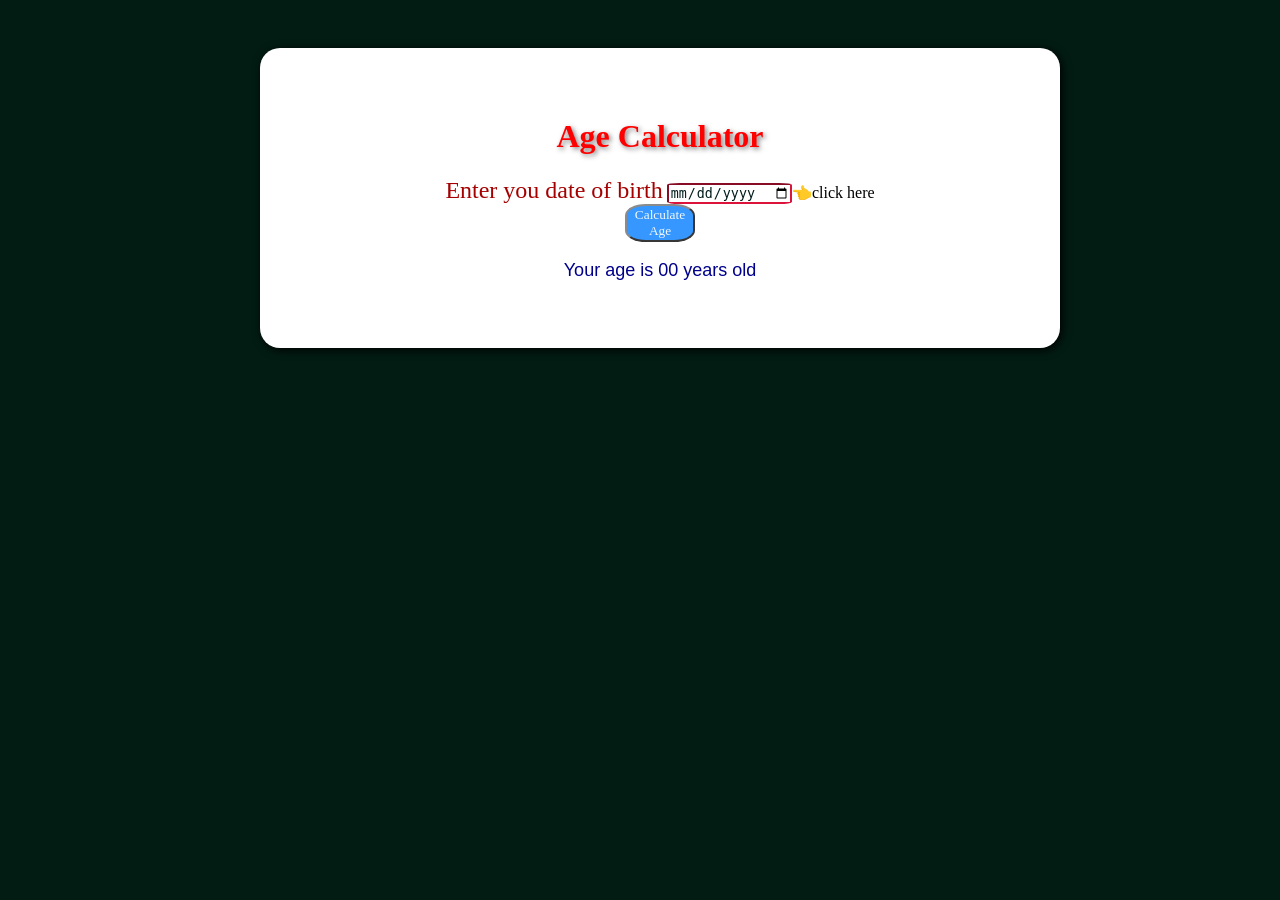
<file: new_pro/agecalc_project/agecalc.html>
<!DOCTYPE html>
<html lang="en">
<head>
    <meta charset="UTF-8">
    <meta http-equiv="X-UA-Compatible" content="IE=edge">
    <meta name="viewport" content="width=device-width, initial-scale=150%">
    <title>Age Calculator</title>
    <link rel="stylesheet" href="kk.css">
</head>
<body><center>
    <div class="container">
        <center>
        <h1>Age Calculator</h1>
        </center>
        <div class="form">
            <center>
            <label for="birthday">Enter you date of birth</label>
            <input type="date" id="birthday" name="birthday"><span>👈click here</span>
            <br>
            <button id="btn">Calculate Age</button>
            <p id="result">Your age is 00 years old</p>
            </center>
        </div>
    </div>
</center>
    <script src="script.js"></script>
</body>
</html>
</file>
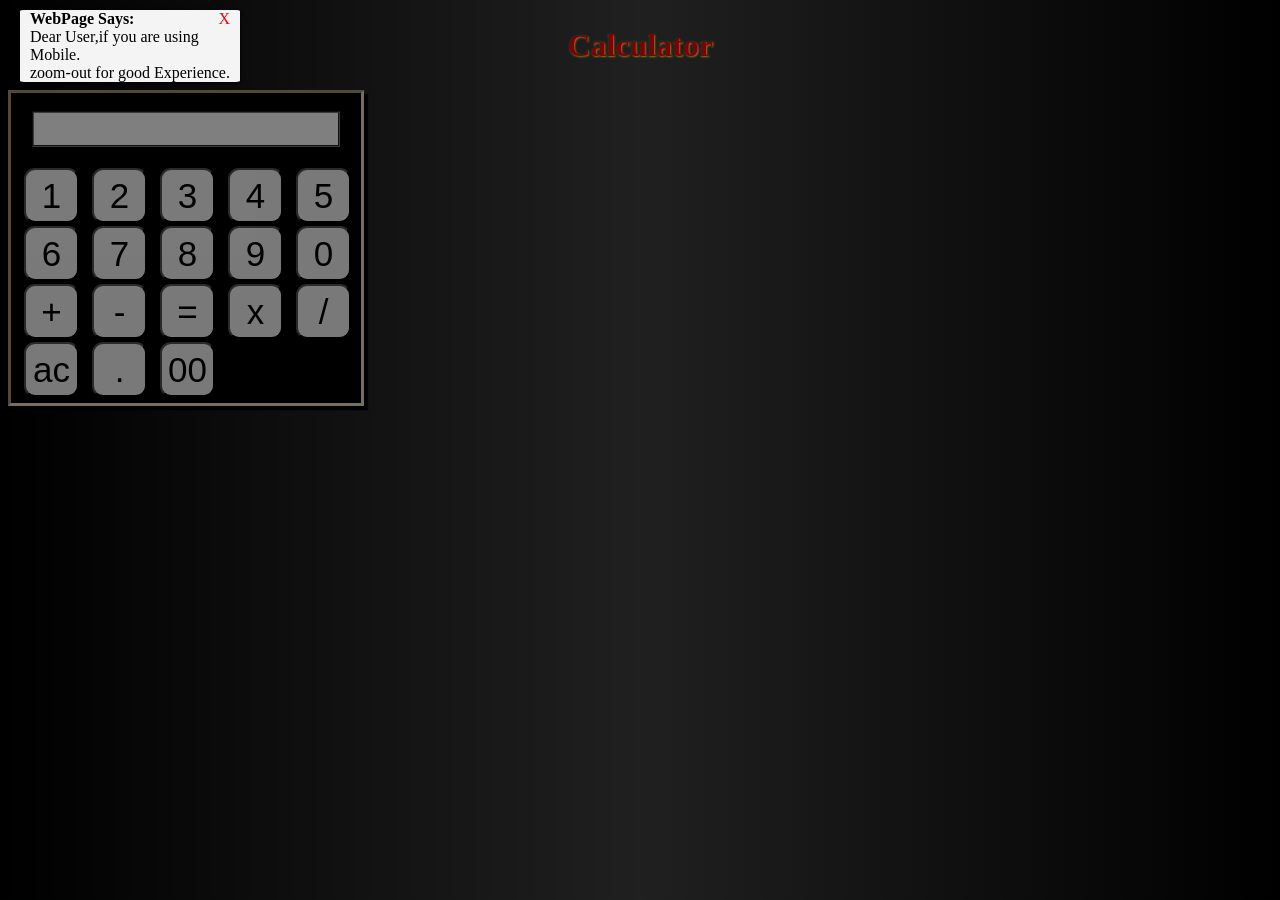
<file: new_pro/calc_project/calculator.html>
<!DOCTYPE html>
<html lang="en">
  <head>
    <title>CALCULATOR</title>
    <meta charset="UTF-8" />
    <meta name="viewport" content="width=device-width,initial-scale=125" />
    <link rel="stylesheet" href="style.css" />
    <script src="caculate.js" defer></script>
  </head>
  <body>
<div id="outline"></div>
<div id="out">
  <span onclick="end()" id="cls-btn">X</span>
  <div id="head"></div>
  <div id="body"></div>
</div>
    <h2>Calculator</h2>
  <div id='demo'></div>
<div id="but"><br>
  <input id="result" type="text" name="input" readonly><br><br>
<button data-value="1">1</button>
<button data-value="2">2</button>
<button data-value="3">3</button>
<button data-value="4">4</button>
<button data-value="5">5</button>
<button data-value="6">6</button><br>
<button data-value="7">7</button>
<button data-value="8">8</button>
<button data-value="9">9</button><br>
<button data-value="0">0</button>
<button data-value="+">+</button>
<button data-value="-">-</button><br>
<button data-evaluate="true">=</button>
<button data-value="*">x</button>
<button data-value="/">/</button><br>
<button data-clear="true">ac</button>
<button data-value=".">.</button>
<button data-value="00">00</button>

</div>

  </body>
</html>
</file>
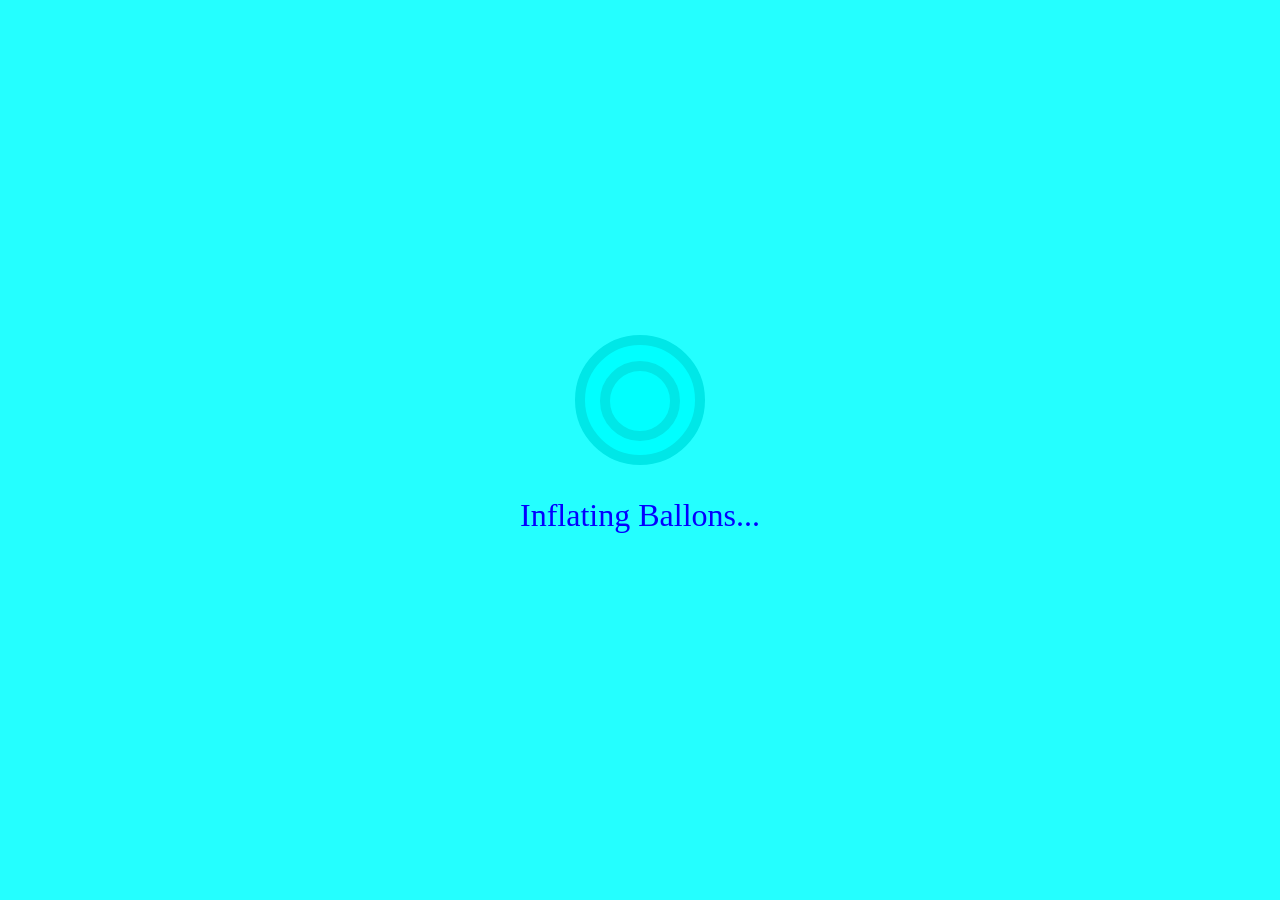
<file: new_pro/pop_project/loader.html>
<!DOCTYPE html>
<html lang="en">
<head>
    <meta charset="UTF-8">
    <meta name="viewport" content="width=device-width, initial-scale=1.0">
    <title>Loading...</title>
    <script>
        function run(){
            console.log("succesfully opened...");
            window.location.href="index.html";
        }
        setTimeout(run,5000)
    </script>
</head>
<body>
    <div class="circle"><div class="scircle"></div></div>
    
    <p>Inflating Ballons...</p>
</body>
</html>
<style>
    body {
        background-color: rgba(0, 255, 255, 0.858);
    display: flex;
    align-items: center;
    justify-content: center;
    flex-direction: column; /* This stacks items vertically */
    min-height: 100vh;
    margin: 0;
}
    .circle{
        padding: 10px 10px 10px 10px;
        width: 90px;
        height: 90px;
        border-top: 10px solid red;
        border: 10px solid rgb(0, 231, 231);
        background-color: aqua;
        border-radius: 50%;
        transition:animation 1s ease;
        animation:round 1s infinite 0s linear;
    }
    .scircle{
        margin: 6px 5px 9px 5px;
        width: 60px;
        height: 60px;
        border-radius: 50%;
        border-top:10px solid blue;
        border-top-width: 10px;
        border: 10px solid rgb(0, 231, 231);
        background-color: aqua;
        
        animation:sround 1.4s infinite 0s linear;
        
        
    }

    @keyframes round{
        0%{border-top: 10px solid red;
            transform: rotate(0deg);
            
        }
        30%{border-top: 10px solid red;transform: rotate(90deg);}
        60%{border-top: 10px solid red;transform: rotate(270deg);}
        90%{border-top: 10px solid red;transform: rotate(360deg);}
        100%{border-top: 10px solid red;transform: rotate(360deg);}
    }
    @keyframes sround{
        0%{border-top: 10px solid rgb(217, 255, 0);
            transform: rotate(0deg);
            
        }
        30%{border-top: 10px solid rgb(217, 255, 0);transform: rotate(270deg);}
        60%{border-top: 10px solid rgb(217, 255, 0);transform: rotate(120deg);}
        90%{border-top: 10px solid rgb(217, 255, 0);transform: rotate(90deg);}
        100%{border-top: 10px solid rgb(217, 255, 0);transform: rotate(0deg);}
    }
p{
    color:rgb(4, 0, 255);
    font-size: 2rem;
}
</style>
</file>
<file: new_pro/pop_project/style.css>
body{
    font-family:Copperplate Gothic;
    padding: 30px;
    background:#63fff7;
}

.wrapper{
    max-width: 800px;
    margin: 0 auto;
}

.blue {
    color:#0077ff;
}

h1{
    margin: auto;
    margin-top: 50px;
    margin-bottom: 50px;
    color: #6aff7e;
    text-transform: uppercase;
    font-size: 50px;
    color: #000380;
}
h1:hover{
    color: #000000;
}

#balloon-gallery div{
    background: #0004ff;
    height: 60px;
    width: 60px;
    text-align: center;
    color: #000dff;
    font-size: 20px;
    font-family: sans-serif, arial;
    border-radius: 100%;
    margin-top: 10px;
    float: left;
    margin: 2.5px 5px 2.5px 0px;
}
#balloon-gallery div:nth-child(2n){
    color: #eeff00;
    background-color: rgb(212, 255, 0);
}
#balloon-gallery div:nth-child(4n-1){
    color: #ff0000;
    background-color: rgb(255, 0, 0);
}
#balloon-gallery div:nth-child(3n-1){
    color: hsl(122, 100%, 50%);
    background-color: rgb(89, 255, 0);
}
#yay-no-balloons {
    display:none;
    color:#ff3300;
    font-size:90px;
}
</file>
<file: new_pro/agecalc_project/kk.css>
body{
  background-color: rgb(2, 28, 19);
  padding-left: 40px;
  padding: auto;
  padding-top: 40px;
}
 .container{
  max-width: 800px;
  height: 300px;
  box-shadow: 2px 2px 10px rgb(0, 0, 0);
  align-content: center;
  background-color: rgb(255, 255, 255);
  border-radius: 20px;


 }

 h1{
 color: rgb(255, 0, 0);
 text-shadow: 2px 2px 5px rgba(57, 57, 57, 0.658);
font-family: Engravers MT;
 
 }
 label{
  color: rgb(165, 0, 0);
  
  font-family:Cambria, Cochin, Georgia, Times, 'Times New Roman', serif;
  font-size: x-large;
 }
 #birthday{
  color:rgb(0, 28, 28);
  border-radius: 10%;
  border-color: crimson;

 }
 button{
  max-width: 70px;
  height: auto;
  background-color: rgb(53, 151, 255);
  color: aliceblue;
  font-family: Eras ITC;
  border-radius: 30%;
  border-color: rgb(139, 139, 139);
 }
 p{
  font-family: Georgia;
  font-size:large ;
 }
 #result{
  color: darkblue;
  font-family: 'Franklin Gothic Medium', 'Arial Narrow', Arial, sans-serif
 }
</file>
<file: new_pro/calc_project/style.css>
body{
    background-image: linear-gradient(to right,rgb(0, 0, 0),rgb(64, 64, 64),rgb(0,0,0));

}
.dynamic-dialogbox {
    position: fixed;
    right: 20px;       /* Align to the right */
    bottom: 20px;      /* Stack from the bottom */
    width: 300px;
    padding: 15px;
    background-color: #fff;
    border: 1px solid #ccc;
    border-radius: 5px;
    box-shadow: 0 4px 8px rgba(0,0,0,0.2);
    
    margin-top: 5%;
    margin-left: 10%;
    position: relative; /* Allows them to stack naturally if placed in a container */
}

/* Style for the close 'x' */
.close-btn {
    float: right;
    cursor: pointer;
    color: red;
    font-weight: bold;
}

#but button{
    background: #f4f4f4;
    height: 55px;
    width: 55px;
    text-align: center;
    color: #000000;
    font-size: 35px;
    font-family: sans-serif, arial;
    float: left;
    margin-left: 13px;
    margin-top: 3px;

    
    transition: transform 0.3s ease-in;
    border-radius: 20%;    
}

#but button:hover{

    transform: scale(1.02);
    box-shadow:2px 1px 8px rgb(110, 110, 110);
    border-color: red;
    color: rgb(255, 0, 0);
}
#result{
    width:300px;
    height:30px;
    border-style: groove;
    
}
#inp:hover{
    background-color: rgb(159, 159, 159);
    color: rgb(255, 255, 255);
}
h2{
    font-size: xx-large;
    text-align: center;
    color:rgb(255, 0, 0);
    text-shadow: 1px 1px 2px rgb(255, 250, 103);
}


#but{
    border-style: inset;
    border-color:wheat ;
    justify-self: center;
    text-align: center;
    box-shadow: 4px 4px 1px black;
    height: 310px;
    width: 350px;
    background-color: rgb(0, 0, 0);
    transition: background-color 0.5s ease ;
}
#but:hover{
    background-color: rgb(13, 10, 58);
}
#outline{
    display: none;
    position: fixed;
    top:0;
    left:0;
    width: 100%;
    height: 100%;
    background-color: rgba(0, 0, 0, 0.5); /* Semi-transparent background */}
#out{
    display: none;
    top: 10px;
    left: 20px;
    position: fixed;
    border-radius: 2%;
    max-width: 200px;
    background-color: #f4f4f4;
    box-shadow: 0px 1px 5px black;
    font-size: 1rem;
    padding-right: 10px;
    padding-left: 10px;}
#cls-btn{
    cursor: pointer;
    float: right;
    color: red;}
</file>
